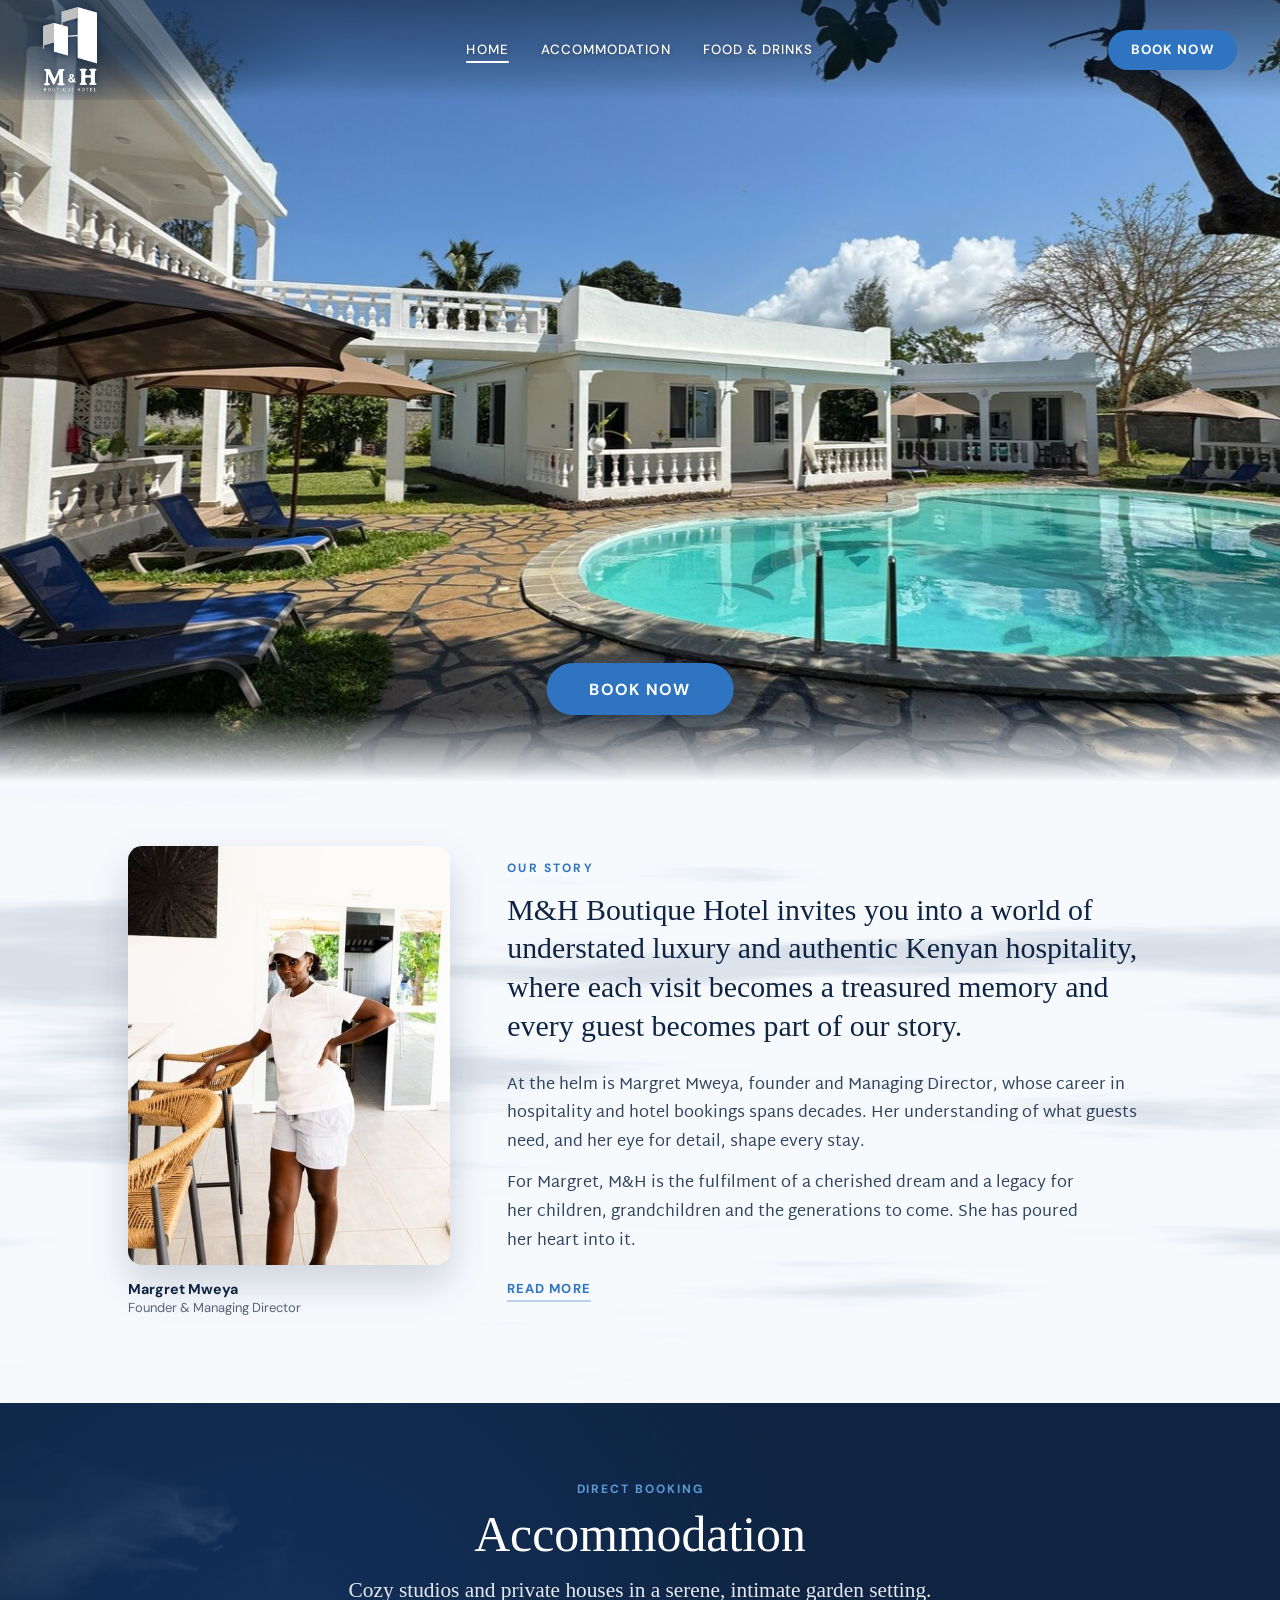
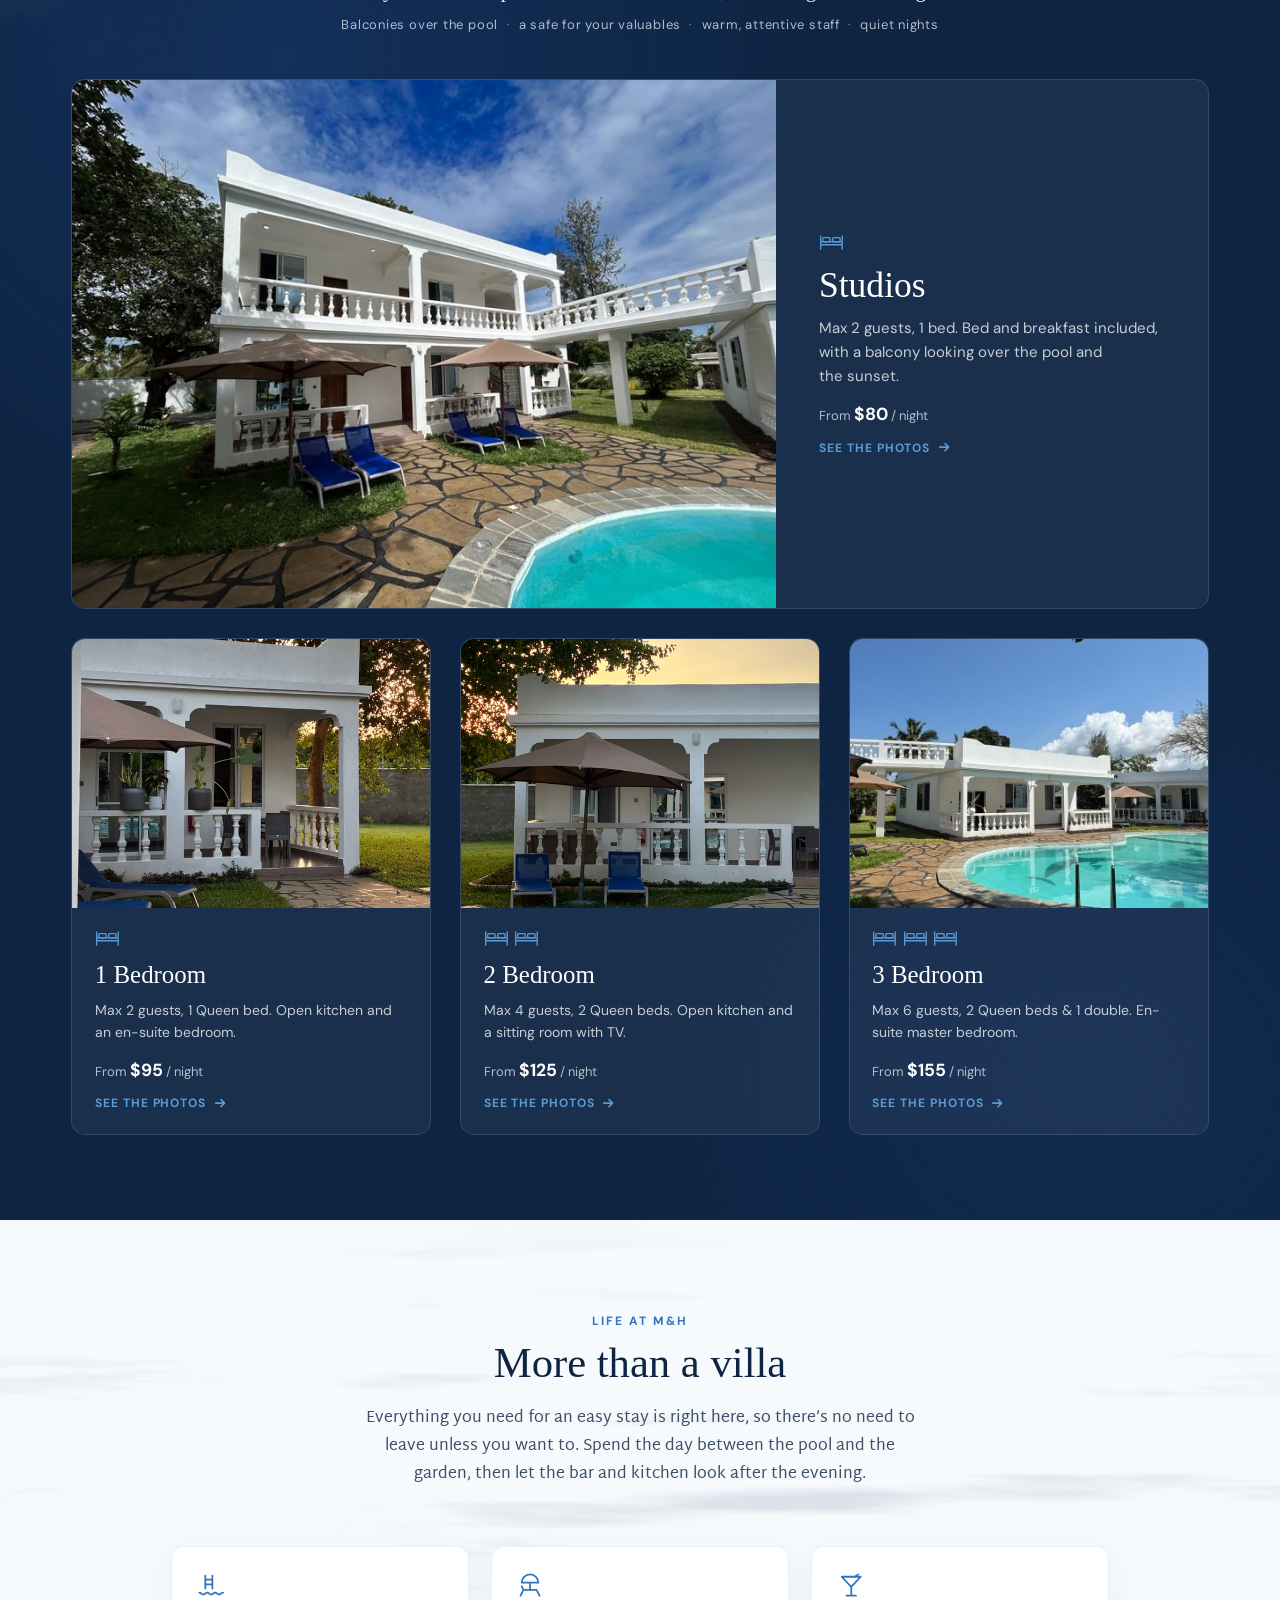
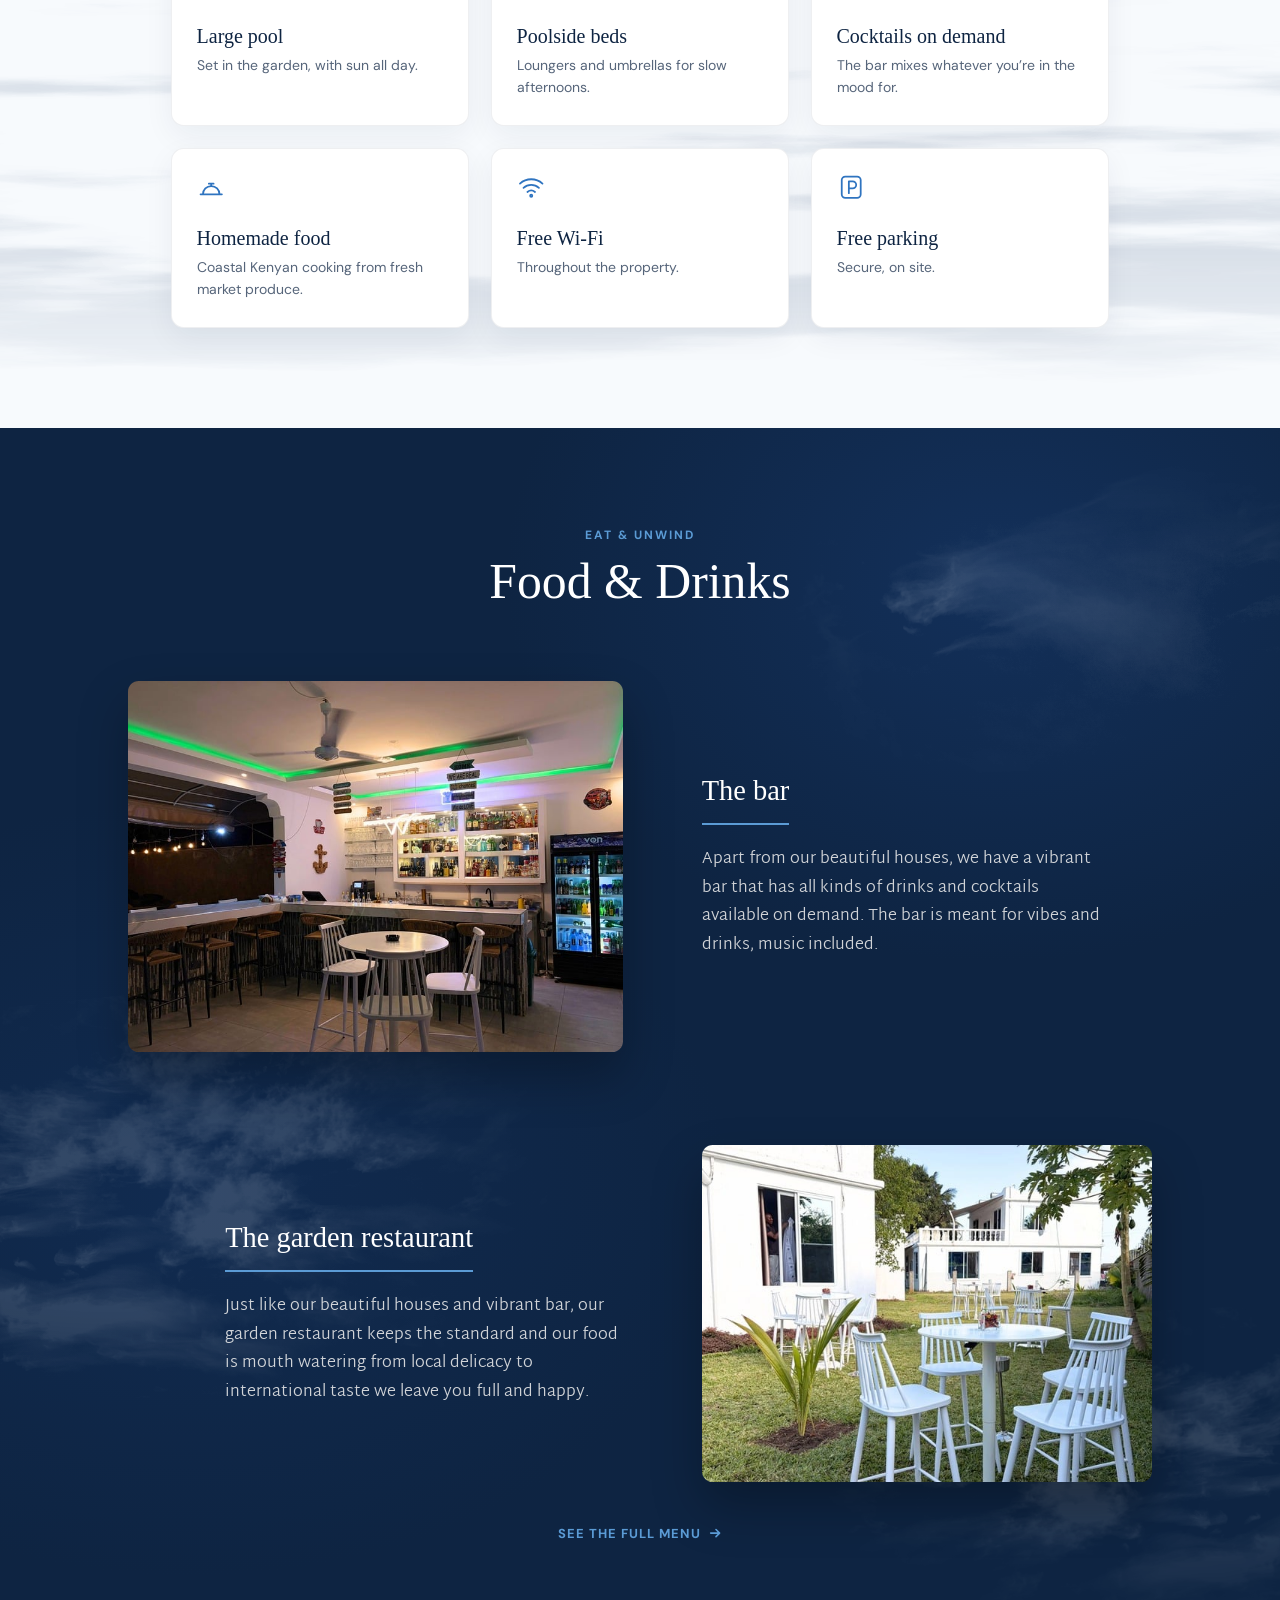
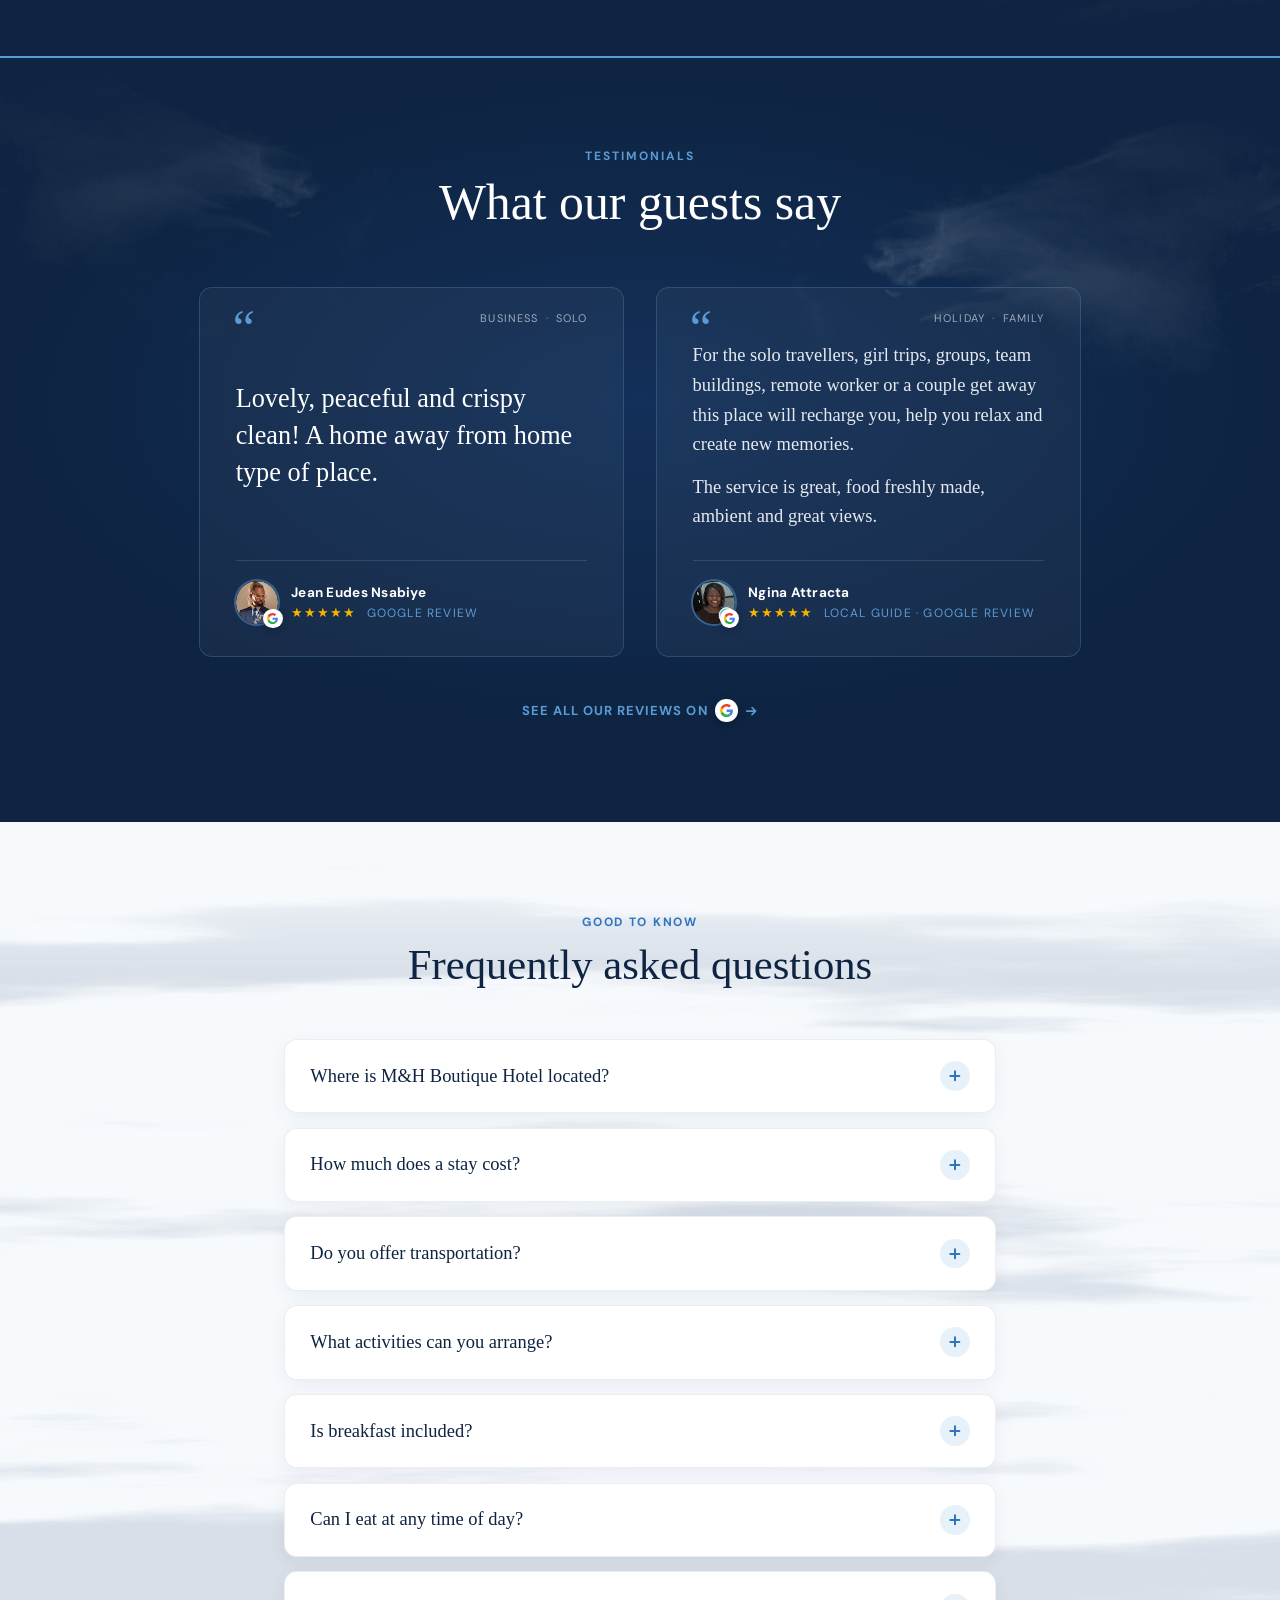
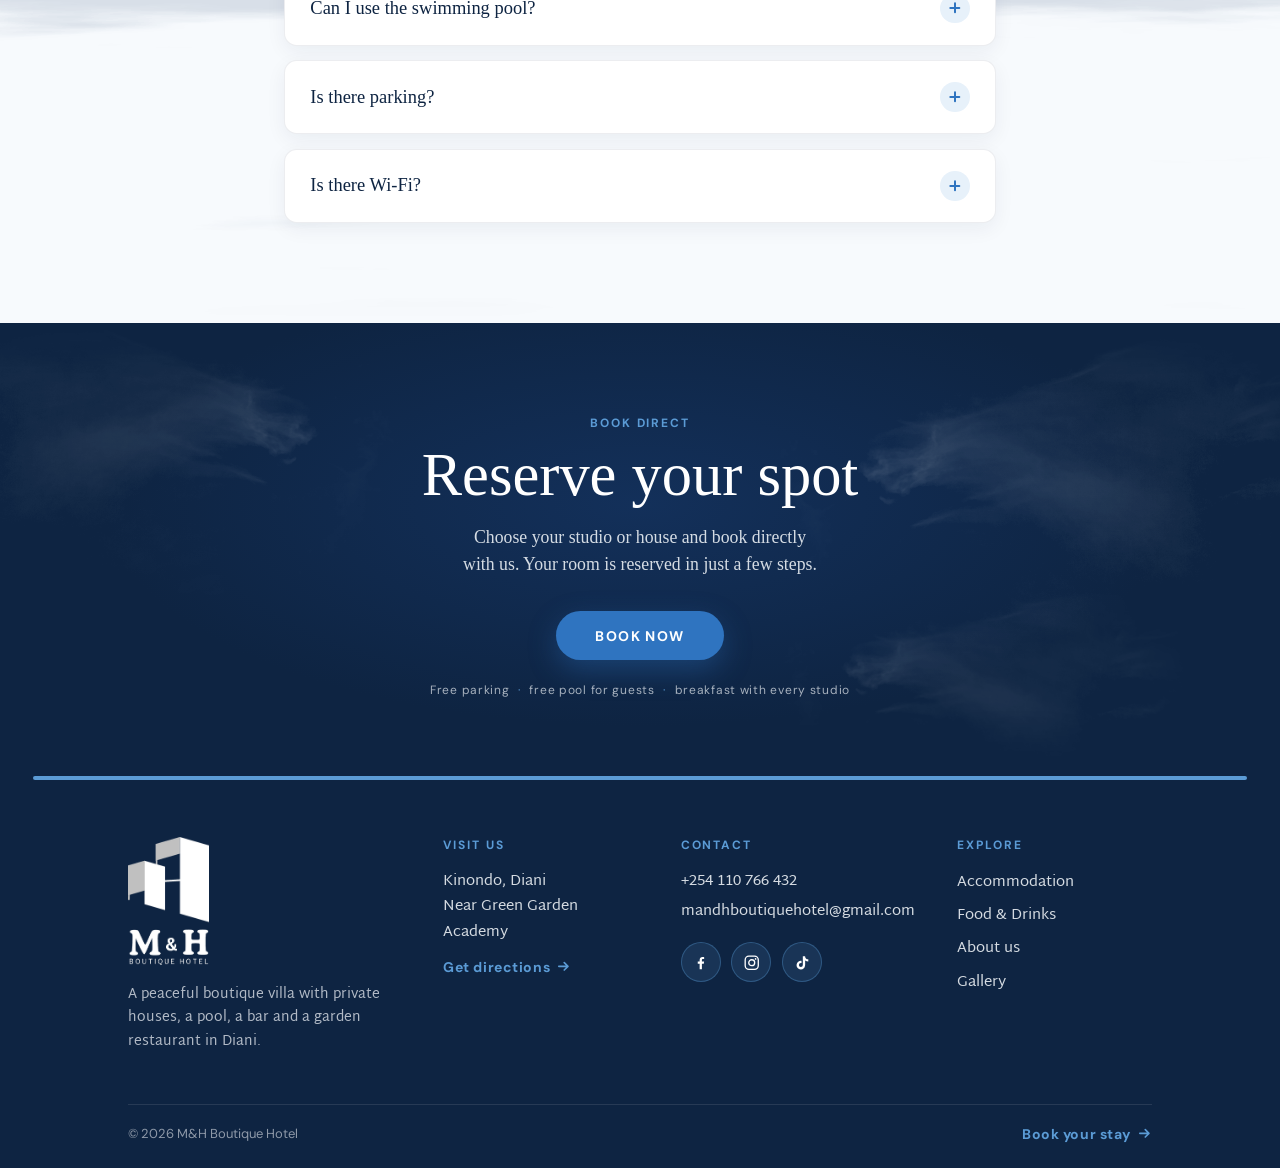
<file: index.html>
<!doctype html>
<html lang="en">
<head>
  <meta charset="utf-8">
  <meta name="viewport" content="width=device-width, initial-scale=1">
  <title>M&amp;H Boutique Hotel | Boutique Villa Stay in Diani, Kenya</title>
  <meta name="description" content="Quiet boutique hotel in Kinondo, just outside Diani Beach, Kenya. Studios from $80 with breakfast and 1–3 bedroom houses with kitchens, around a pool.">
  <!-- SEO -->
  <link rel="canonical" href="https://www.mandhboutiquehotel.com/">
  <meta property="og:type" content="website">
  <meta property="og:site_name" content="M&amp;H Boutique Hotel">
  <meta property="og:title" content="M&amp;H Boutique Hotel | Boutique Villa Stay in Diani, Kenya">
  <meta property="og:description" content="Quiet boutique hotel in Kinondo, just outside Diani Beach, Kenya. Studios from $80 with breakfast and 1–3 bedroom houses with kitchens, around a pool.">
  <meta property="og:url" content="https://www.mandhboutiquehotel.com/">
  <meta property="og:image" content="https://www.mandhboutiquehotel.com/assets/images/og/og-home.jpg">
  <meta property="og:image:width" content="1200">
  <meta property="og:image:height" content="630">
  <meta property="og:image:type" content="image/jpeg">
  <meta property="og:image:alt" content="The swimming pool and white villas of M&amp;H Boutique Hotel under a blue sky">
  <meta property="og:locale" content="en_KE">
  <meta name="twitter:card" content="summary_large_image">
  <meta name="twitter:image:alt" content="The swimming pool and white villas of M&amp;H Boutique Hotel under a blue sky">
  <script type="application/ld+json">
{
 "@context": "https://schema.org",
 "@type": "Hotel",
 "@id": "https://www.mandhboutiquehotel.com/#hotel",
 "name": "M&H Boutique Hotel",
 "url": "https://www.mandhboutiquehotel.com/",
 "description": "A quiet boutique hotel in Kinondo, just outside Diani Beach, Kenya, with studios and 1, 2 and 3 bedroom houses around a swimming pool, a bar and an all-day restaurant.",
 "logo": "https://www.mandhboutiquehotel.com/assets/images/logo-stack-navy.png",
 "image": [
  "https://www.mandhboutiquehotel.com/assets/images/hero.jpg"
 ],
 "telephone": "+254110766432",
 "email": "mandhboutiquehotel@gmail.com",
 "address": {
  "@type": "PostalAddress",
  "streetAddress": "Kinondo, near Green Garden Academy",
  "addressLocality": "Diani",
  "addressRegion": "Kwale County",
  "addressCountry": "KE"
 },
 "geo": {
  "@type": "GeoCoordinates",
  "latitude": -4.3723307,
  "longitude": 39.5253217
 },
 "hasMap": "https://www.google.com/maps/dir/?api=1&destination=-4.3723307,39.5253217",
 "founder": {
  "@type": "Person",
  "name": "Margret Mweya"
 },
 "priceRange": "$80–$155 per night",
 "currenciesAccepted": "USD, KES",
 "amenityFeature": [
  {
   "@type": "LocationFeatureSpecification",
   "name": "Outdoor swimming pool",
   "value": true
  },
  {
   "@type": "LocationFeatureSpecification",
   "name": "Free Wi-Fi",
   "value": true
  },
  {
   "@type": "LocationFeatureSpecification",
   "name": "Free parking",
   "value": true
  },
  {
   "@type": "LocationFeatureSpecification",
   "name": "Restaurant",
   "value": true
  },
  {
   "@type": "LocationFeatureSpecification",
   "name": "Bar",
   "value": true
  },
  {
   "@type": "LocationFeatureSpecification",
   "name": "Breakfast included with studios",
   "value": true
  },
  {
   "@type": "LocationFeatureSpecification",
   "name": "Kitchen in every house",
   "value": true
  },
  {
   "@type": "LocationFeatureSpecification",
   "name": "Transport on request",
   "value": true
  }
 ],
 "sameAs": [
  "https://www.instagram.com/mandh_boutique_hotel/",
  "https://www.tiktok.com/@mandhboutiquehotel",
  "https://www.facebook.com/profile.php?id=61596350830116"
 ]
}
</script>
  <script type="application/ld+json">
{
 "@context": "https://schema.org",
 "@type": "FAQPage",
 "mainEntity": [
  {
   "@type": "Question",
   "name": "Where is M&H Boutique Hotel located?",
   "acceptedAnswer": {
    "@type": "Answer",
    "text": "We are located in Diani, Kwale (Kinondo ward), Kenya, close to Green Garden Academy. It's a quiet, private spot just outside the lively village of Diani."
   }
  },
  {
   "@type": "Question",
   "name": "How much does a stay cost?",
   "acceptedAnswer": {
    "@type": "Answer",
    "text": "Our nightly rates start from $80 for a studio (bed & breakfast), $95 for a 1 bedroom house, $125 for a 2 bedroom house and $155 for a 3 bedroom house."
   }
  },
  {
   "@type": "Question",
   "name": "Do you offer transportation?",
   "acceptedAnswer": {
    "@type": "Answer",
    "text": "Yes. Any of our guests can request transportation, just let us know when you book or during your stay."
   }
  },
  {
   "@type": "Question",
   "name": "What activities can you arrange?",
   "acceptedAnswer": {
    "@type": "Answer",
    "text": "Our reception can book kite surfing, sailing, snorkelling and deep-sea fishing, golf (15 minutes away), safaris, and day trips to Wasini Island and Mombasa Old Town."
   }
  },
  {
   "@type": "Question",
   "name": "Is breakfast included?",
   "acceptedAnswer": {
    "@type": "Answer",
    "text": "Breakfast is included with our studios, since they are the only rooms in the villa without a kitchen. The 1, 2 and 3 bedroom houses each have their own kitchen."
   }
  },
  {
   "@type": "Question",
   "name": "Can I eat at any time of day?",
   "acceptedAnswer": {
    "@type": "Answer",
    "text": "Yes. Our kitchen is open all day for breakfast, lunch and dinner, and the bar serves drinks and cocktails on the terrace."
   }
  },
  {
   "@type": "Question",
   "name": "Can I use the swimming pool?",
   "acceptedAnswer": {
    "@type": "Answer",
    "text": "Yes. All our guests swim for free. Non-guests can swim for KSh 1,000, and anyone who spends KSh 5,000 at the bar gets to swim for free as well."
   }
  },
  {
   "@type": "Question",
   "name": "Is there parking?",
   "acceptedAnswer": {
    "@type": "Answer",
    "text": "Yes. Parking is free for all our guests."
   }
  },
  {
   "@type": "Question",
   "name": "Is there Wi-Fi?",
   "acceptedAnswer": {
    "@type": "Answer",
    "text": "Yes. Wi-Fi is free for all guests across the property."
   }
  }
 ]
}
</script>
  <!-- /SEO -->
  <link rel="icon" type="image/png" href="assets/images/logo.png">
  <link rel="preconnect" href="https://fonts.googleapis.com">
  <link rel="preconnect" href="https://fonts.gstatic.com" crossorigin>
  <link href="https://fonts.googleapis.com/css2?family=DM+Sans:wght@300;400;700&family=Martel+Sans:wght@200;300;400;600;700&family=Tinos:ital,wght@0,400;0,700;1,400&display=swap" rel="stylesheet">
  <link rel="stylesheet" href="css/style.css">
</head>
<body>
<header class="site-header overlay">
  <a class="brand" href="index.html" aria-label="M&amp;H Boutique Hotel, home">
    <img class="logo-light" src="assets/images/logo-stack.png" alt="" width="191" height="300">
    <img class="logo-dark" src="assets/images/logo-stack-navy.png" alt="" width="191" height="300">
  </a>
  <nav class="nav" id="site-nav" aria-label="Main">
    <a href="index.html" class="active" aria-current="page">Home</a>
    <a href="accommodation.html">Accommodation</a>
    <a href="food-drinks.html">Food &amp; Drinks</a>
    <a href="accommodation.html" class="nav-book">Book Now</a>
  </nav>
  <a href="accommodation.html" class="nav-cta">Book Now</a>
  <button class="nav-toggle" aria-label="Open menu" aria-controls="site-nav" aria-expanded="false"><span></span><span></span><span></span></button>
</header>
<main>

<section class="section hero" aria-label="Welcome">
  <div class="ph bg-photo" style="aspect-ratio:1440/768"><picture><source media="(max-width: 767px)" srcset="assets/images/hero-mobile-poster.webp" type="image/webp"><img src="assets/images/hero.jpg" alt="The pool and villas of M&amp;H Boutique Hotel" style="left:-1.53%;top:-24.09%;width:105.28%;height:148.05%" fetchpriority="high"></picture></div>
  <!-- Phones only: js/main.js attaches the sources, so desktop never downloads the video -->
  <video class="hero-video" muted loop playsinline preload="none" aria-hidden="true" data-av1="assets/video/hero-mobile-av1.mp4" data-mp4="assets/video/hero-mobile.mp4"></video>
  <h1 class="visually-hidden">M&amp;H Boutique Hotel, Diani</h1>
  <a class="abs center-x btn-cta" href="accommodation.html">Book Now</a>
</section>

<section class="section story" aria-labelledby="story-title">
  <div class="story-wrap">
    <figure class="story-photo">
      <img src="assets/images/margret-founder.jpg" alt="Margret Mweya, founder and Managing Director of M&amp;H Boutique Hotel" width="533" height="609">
      <figcaption><strong>Margret Mweya</strong>Founder &amp; Managing Director</figcaption>
    </figure>

    <div class="story-text">
      <h2 id="story-title">Our Story</h2>
      <p class="story-open">M&amp;H Boutique Hotel invites you into a world of understated luxury and authentic Kenyan
      hospitality, where each visit becomes a treasured memory and every guest becomes part of our story.</p>

      <p>At the helm is Margret Mweya, founder and Managing Director, whose career in hospitality and hotel
      bookings spans decades. Her understanding of what guests need, and her eye for detail, shape every stay.</p>
      <p>For Margret, M&amp;H is the fulfilment of a cherished dream and a legacy for her children, grandchildren
      and the generations to come. She has poured her heart&nbsp;into&nbsp;it.</p>
      <a class="story-link" href="about-us.html#story" aria-label="Read more of Margret’s story">Read more</a>

    </div>
  </div>
</section>

<section class="section sky-section acc" id="houses" aria-labelledby="acc-title">
  <div class="sky-layer" aria-hidden="true">
    <img class="cirrus cirrus--wisp" src="assets/images/cirrus-wisp.webp" alt="" loading="lazy">
    <img class="cirrus cirrus--streaks" src="assets/images/cirrus-streaks.webp" alt="" loading="lazy">
  </div>
  <div class="acc-wrap">
    <header class="acc-head">
      <p class="section-eyebrow">Direct booking</p>
      <h2 id="acc-title">Accommodation</h2>
      <p class="acc-lead">Cozy studios and private houses in a serene, intimate garden setting.</p>
      <p class="acc-perks">Balconies over the pool <span aria-hidden="true">·</span> a safe for your valuables <span aria-hidden="true">·</span> warm, attentive staff <span aria-hidden="true">·</span> quiet nights</p>
    </header>
    <div class="acc-grid">
    <a class="acc-card acc-card--wide" href="accommodation.html#studio-rooms" data-room-gallery="gallery-studios" aria-haspopup="dialog">
      <div class="acc-photo"><img src="assets/images/2985c23bfe01b9428196220fec3acae5.jpg" alt="Studio rooms at M&amp;H Boutique Hotel, beside the pool" style="object-position:40% 45%" loading="lazy"></div>
      <div class="acc-body">
        <div class="acc-beds"><svg viewBox="0 0 30 22" aria-hidden="true"><path d="M2 20V3M28 20V3M2 14h26M2 10.5h26"/><rect x="4.5" y="5.5" width="9" height="5" rx="1.2"/><rect x="16.5" y="5.5" width="9" height="5" rx="1.2"/></svg></div>
        <h3>Studios</h3>
        <p class="acc-info">Max 2 guests, 1 bed. Bed and breakfast included, with a balcony looking over the pool and the sunset.</p>
        <p class="acc-price">From <strong>$80</strong> / night</p>
        <span class="acc-more">See the photos <svg viewBox="0 0 16 16" aria-hidden="true"><path d="M3 8h10M9 4l4 4-4 4"/></svg></span>
      </div>
    </a>
    <a class="acc-card" href="accommodation.html#one-bedroom" data-room-gallery="gallery-one" aria-haspopup="dialog">
      <div class="acc-photo"><img src="assets/images/661b48ffe552a0b518bd520833e53206.jpg" alt="The one bedroom house" style="object-position:50% 55%" loading="lazy"></div>
      <div class="acc-body">
        <div class="acc-beds"><svg viewBox="0 0 30 22" aria-hidden="true"><path d="M2 20V3M28 20V3M2 14h26M2 10.5h26"/><rect x="4.5" y="5.5" width="9" height="5" rx="1.2"/><rect x="16.5" y="5.5" width="9" height="5" rx="1.2"/></svg></div>
        <h3>1 Bedroom</h3>
        <p class="acc-info">Max 2 guests, 1 Queen bed. Open kitchen and an en-suite bedroom.</p>
        <p class="acc-price">From <strong>$95</strong> / night</p>
        <span class="acc-more">See the photos <svg viewBox="0 0 16 16" aria-hidden="true"><path d="M3 8h10M9 4l4 4-4 4"/></svg></span>
      </div>
    </a>
    <a class="acc-card" href="accommodation.html#two-bedroom" data-room-gallery="gallery-two" aria-haspopup="dialog">
      <div class="acc-photo"><img src="assets/images/17254d02a615ac41cd992921decb5b8c.png" alt="The two bedroom house" style="object-position:50% 62%" loading="lazy"></div>
      <div class="acc-body">
        <div class="acc-beds"><svg viewBox="0 0 30 22" aria-hidden="true"><path d="M2 20V3M28 20V3M2 14h26M2 10.5h26"/><rect x="4.5" y="5.5" width="9" height="5" rx="1.2"/><rect x="16.5" y="5.5" width="9" height="5" rx="1.2"/></svg><svg viewBox="0 0 30 22" aria-hidden="true"><path d="M2 20V3M28 20V3M2 14h26M2 10.5h26"/><rect x="4.5" y="5.5" width="9" height="5" rx="1.2"/><rect x="16.5" y="5.5" width="9" height="5" rx="1.2"/></svg></div>
        <h3>2 Bedroom</h3>
        <p class="acc-info">Max 4 guests, 2 Queen beds. Open kitchen and a sitting room with TV.</p>
        <p class="acc-price">From <strong>$125</strong> / night</p>
        <span class="acc-more">See the photos <svg viewBox="0 0 16 16" aria-hidden="true"><path d="M3 8h10M9 4l4 4-4 4"/></svg></span>
      </div>
    </a>
    <a class="acc-card" href="accommodation.html#three-bedroom" data-room-gallery="gallery-three" aria-haspopup="dialog">
      <div class="acc-photo"><img src="assets/images/three-bedroom.jpg" alt="The three bedroom house" style="object-position:50% 50%" loading="lazy"></div>
      <div class="acc-body">
        <div class="acc-beds"><svg viewBox="0 0 30 22" aria-hidden="true"><path d="M2 20V3M28 20V3M2 14h26M2 10.5h26"/><rect x="4.5" y="5.5" width="9" height="5" rx="1.2"/><rect x="16.5" y="5.5" width="9" height="5" rx="1.2"/></svg><svg viewBox="0 0 30 22" aria-hidden="true"><path d="M2 20V3M28 20V3M2 14h26M2 10.5h26"/><rect x="4.5" y="5.5" width="9" height="5" rx="1.2"/><rect x="16.5" y="5.5" width="9" height="5" rx="1.2"/></svg><svg viewBox="0 0 30 22" aria-hidden="true"><path d="M2 20V3M28 20V3M2 14h26M2 10.5h26"/><rect x="4.5" y="5.5" width="9" height="5" rx="1.2"/><rect x="16.5" y="5.5" width="9" height="5" rx="1.2"/></svg></div>
        <h3>3 Bedroom</h3>
        <p class="acc-info">Max 6 guests, 2 Queen beds &amp; 1 double. En-suite master bedroom.</p>
        <p class="acc-price">From <strong>$155</strong> / night</p>
        <span class="acc-more">See the photos <svg viewBox="0 0 16 16" aria-hidden="true"><path d="M3 8h10M9 4l4 4-4 4"/></svg></span>
      </div>
    </a>
    </div>
  </div>
</section>

<section class="section amenities" aria-labelledby="amenities-title">
  <div class="amenities-wrap">
    <header class="amenities-head">
      <p class="section-eyebrow">Life at M&amp;H</p>
      <h2 id="amenities-title">More than a villa</h2>
      <p>Everything you need for an easy stay is right here, so there&rsquo;s no need to leave unless you want to.
      Spend the day between the pool and the garden, then let the bar and kitchen look after the evening.</p>
    </header>
    <ul class="amenities-grid">
      <li>
        <svg viewBox="0 0 24 24" aria-hidden="true"><path d="M7 3v11M13 3v11M7 6.5h6M7 10.5h6"/><path d="M2 17.5c1.7 0 1.7 1.5 3.3 1.5s1.7-1.5 3.4-1.5 1.6 1.5 3.3 1.5 1.7-1.5 3.3-1.5 1.7 1.5 3.4 1.5 1.6-1.5 3.3-1.5"/></svg>
        <h3>Large pool</h3>
        <p>Set in the garden, with sun all day.</p>
      </li>
      <li>
        <svg viewBox="0 0 24 24" aria-hidden="true"><path d="M4 9a7 7 0 0 1 14 0z"/><path d="M11 9v6"/><path d="M3 20l2.5-5h11L19 20M5.5 15 4 12"/></svg>
        <h3>Poolside beds</h3>
        <p>Loungers and umbrellas for slow afternoons.</p>
      </li>
      <li>
        <svg viewBox="0 0 24 24" aria-hidden="true"><path d="M4 4h16l-8 8.5z"/><path d="M12 12.5V20M8 20h8M15 4l3-2"/></svg>
        <h3>Cocktails on demand</h3>
        <p>The bar mixes whatever you&rsquo;re in the mood for.</p>
      </li>
      <li>
        <svg viewBox="0 0 24 24" aria-hidden="true"><path d="M3 18h18M5 18a7 7 0 0 1 14 0"/><path d="M12 11V9M10 9h4"/></svg>
        <h3>Homemade food</h3>
        <p>Coastal Kenyan cooking from fresh market produce.</p>
      </li>
      <li>
        <svg viewBox="0 0 24 24" aria-hidden="true"><path d="M2.5 9a14 14 0 0 1 19 0M5.5 12.5a9.5 9.5 0 0 1 13 0M8.8 16a5 5 0 0 1 6.4 0"/><circle cx="12" cy="19.2" r=".9"/></svg>
        <h3>Free Wi&#8209;Fi</h3>
        <p>Throughout the property.</p>
      </li>
      <li>
        <svg viewBox="0 0 24 24" aria-hidden="true"><rect x="4" y="3" width="16" height="18" rx="3"/><path d="M10 17V7h3.2a3 3 0 0 1 0 6H10"/></svg>
        <h3>Free parking</h3>
        <p>Secure, on site.</p>
      </li>
    </ul>
  </div>
</section>

<section class="section sky-section barfood" id="food-drinks" aria-labelledby="barfood-title">
  <div class="sky-layer" aria-hidden="true">
    <img class="cirrus cirrus--wisp" src="assets/images/cirrus-wisp.webp" alt="" loading="lazy">
    <img class="cirrus cirrus--streaks" src="assets/images/cirrus-streaks.webp" alt="" loading="lazy">
    <img class="cirrus cirrus--streaks cirrus--x1" src="assets/images/cirrus-streaks.webp" alt="" loading="lazy">
  </div>
  <div class="barfood-wrap">
    <header class="barfood-head">
      <p class="section-eyebrow">Eat &amp; unwind</p>
      <h2 id="barfood-title">Food &amp; Drinks</h2>
    </header>
    <div class="bf-row">
      <div class="bf-photo"><img src="assets/images/50f26ce018e3734990c094f4a183dbc6.jpg" alt="The hotel bar" loading="lazy"></div>
      <div class="bf-text">
        <h3>The bar</h3>
        <p>Apart from our beautiful houses, we have a vibrant bar that has all kinds of drinks and cocktails available on demand. The bar is meant for vibes and drinks, music included.</p>
      </div>
    </div>
    <div class="bf-row bf-row--flip">
      <div class="bf-photo"><img src="assets/images/53abb70d645137b1c379ad800f0c5541.jpg" alt="The garden restaurant" style="object-position:50% 40%" loading="lazy"></div>
      <div class="bf-text">
        <h3>The garden restaurant</h3>
        <p>Just like our beautiful houses and vibrant bar, our garden restaurant keeps the standard and our food is mouth watering from local delicacy to international taste we leave you full and happy.</p>
      </div>
    </div>
    <a class="read-more" href="food-drinks.html#menu">See the full menu <svg viewBox="0 0 16 16" aria-hidden="true"><path d="M3 8h10M9 4l4 4-4 4"/></svg></a>
  </div>
</section>

<section class="section sky-section guests" aria-labelledby="guests-title">
  <div class="sky-layer" aria-hidden="true">
    <img class="cirrus cirrus--wisp" src="assets/images/cirrus-wisp.webp" alt="" loading="lazy">
    <img class="cirrus cirrus--streaks" src="assets/images/cirrus-streaks.webp" alt="" loading="lazy">
    <img class="cirrus cirrus--wisp cirrus--x1" src="assets/images/cirrus-wisp.webp" alt="" loading="lazy">
    <img class="cirrus cirrus--streaks cirrus--x2" src="assets/images/cirrus-streaks.webp" alt="" loading="lazy">
  </div>
  <!-- Google "G", drawn once and reused below -->
  <svg width="0" height="0" style="position:absolute" aria-hidden="true"><symbol id="g-logo" viewBox="0 0 48 48"><path fill="#EA4335" d="M24 9.5c3.54 0 6.71 1.22 9.21 3.6l6.85-6.85C35.9 2.38 30.47 0 24 0 14.62 0 6.51 5.38 2.56 13.22l7.98 6.19C12.43 13.72 17.74 9.5 24 9.5z"/><path fill="#4285F4" d="M46.98 24.55c0-1.57-.15-3.09-.38-4.55H24v9.02h12.94c-.58 2.96-2.26 5.48-4.78 7.18l7.73 6c4.51-4.18 7.09-10.36 7.09-17.65z"/><path fill="#FBBC05" d="M10.53 28.59c-.48-1.45-.76-2.99-.76-4.59s.27-3.14.76-4.59l-7.98-6.19C.92 16.46 0 20.12 0 24c0 3.88.92 7.54 2.56 10.78l7.97-6.19z"/><path fill="#34A853" d="M24 48c6.48 0 11.93-2.13 15.89-5.81l-7.73-6c-2.15 1.45-4.92 2.3-8.16 2.3-6.26 0-11.57-4.22-13.47-9.91l-7.98 6.19C6.51 42.62 14.62 48 24 48z"/></symbol></svg>
  <div class="guests-wrap">
  <header class="guests-head">
    <p class="section-eyebrow">Testimonials</p>
    <h2 id="guests-title">What our guests say</h2>
  </header>
  <div class="quote-cards">
      <figure class="quote-card quote-card--short">
        <p class="trip-tags">Business <span aria-hidden="true">·</span> Solo</p>
        <blockquote>Lovely, peaceful and crispy clean! A home away from home type of place.</blockquote>
        <figcaption class="reviewer">
          <span class="avatar"><img src="assets/images/Jean.png" alt="" width="48" height="48" loading="lazy"><span class="g-chip g-chip--badge"><svg class="g-logo" viewBox="0 0 48 48" aria-hidden="true"><use href="#g-logo"/></svg></span></span>
          <span><span class="who">Jean Eudes Nsabiye</span><span class="from"><span class="stars" role="img" aria-label="Rated 5 out of 5">★★★★★</span> Google review</span></span>
        </figcaption>
      </figure>
      <figure class="quote-card">
        <p class="trip-tags">Holiday <span aria-hidden="true">·</span> Family</p>
        <blockquote>
          <p>For the solo travellers, girl trips, groups, team buildings, remote worker or a couple get away this place will recharge you, help you relax and create new memories.</p>
          <p>The service is great, food freshly made, ambient and great views.</p>
        </blockquote>
        <figcaption class="reviewer">
          <span class="avatar"><img src="assets/images/ngina.png" alt="" width="48" height="48" loading="lazy"><span class="g-chip g-chip--badge"><svg class="g-logo" viewBox="0 0 48 48" aria-hidden="true"><use href="#g-logo"/></svg></span></span>
          <span><span class="who">Ngina Attracta</span><span class="from"><span class="stars" role="img" aria-label="Rated 5 out of 5">★★★★★</span> Local Guide <span aria-hidden="true">·</span> Google review</span></span>
        </figcaption>
      </figure>
  </div>
  <a class="read-more" href="https://share.google/hauwKACoPQos9Qvp8" target="_blank" rel="noopener" aria-label="See all our reviews on Google">See all our reviews on <span class="g-chip"><svg class="g-logo" viewBox="0 0 48 48" aria-hidden="true"><use href="#g-logo"/></svg></span> <svg viewBox="0 0 16 16" aria-hidden="true"><path d="M3 8h10M9 4l4 4-4 4"/></svg></a>
  </div>
</section>

<section class="section faq" id="faq" aria-labelledby="faq-title">
  <div class="faq-wrap">
    <header class="faq-head">
      <p class="faq-eyebrow">Good to know</p>
      <h2 id="faq-title">Frequently asked questions</h2>
    </header>
    <div class="faq-list">
      <div class="faq-item">
        <h3><button class="faq-q" type="button" aria-expanded="false" aria-controls="faq-a1" id="faq-q1">Where is M&amp;H Boutique Hotel located?<span class="faq-icon" aria-hidden="true"></span></button></h3>
        <div class="faq-a" id="faq-a1" role="region" aria-labelledby="faq-q1">
          <div class="faq-a-inner">
            <p>We are located in Diani, Kwale (Kinondo ward), Kenya, close to Green Garden Academy. It's a quiet, private spot just outside the lively village of Diani.</p>
            <a class="faq-link" href="https://www.google.com/maps/dir/?api=1&amp;destination=-4.3723307,39.5253217" target="_blank" rel="noopener">Get directions <svg viewBox="0 0 16 16" aria-hidden="true"><path d="M3 8h10M9 4l4 4-4 4"/></svg></a>
          </div>
        </div>
      </div>
      <div class="faq-item">
        <h3><button class="faq-q" type="button" aria-expanded="false" aria-controls="faq-a2" id="faq-q2">How much does a stay cost?<span class="faq-icon" aria-hidden="true"></span></button></h3>
        <div class="faq-a" id="faq-a2" role="region" aria-labelledby="faq-q2">
          <div class="faq-a-inner">
            <p>Our nightly rates start from:</p>
            <ul class="faq-prices">
              <li><span>Studio (bed &amp; breakfast)</span><strong>$80</strong></li>
              <li><span>1 Bedroom house</span><strong>$95</strong></li>
              <li><span>2 Bedroom house</span><strong>$125</strong></li>
              <li><span>3 Bedroom house</span><strong>$155</strong></li>
            </ul>
            <a class="faq-link" href="accommodation.html">See the rooms <svg viewBox="0 0 16 16" aria-hidden="true"><path d="M3 8h10M9 4l4 4-4 4"/></svg></a>
          </div>
        </div>
      </div>
      <div class="faq-item">
        <h3><button class="faq-q" type="button" aria-expanded="false" aria-controls="faq-a3" id="faq-q3">Do you offer transportation?<span class="faq-icon" aria-hidden="true"></span></button></h3>
        <div class="faq-a" id="faq-a3" role="region" aria-labelledby="faq-q3">
          <div class="faq-a-inner">
            <p>Yes. Any of our guests can request transportation, just let us know when you book or during your stay.</p>
          </div>
        </div>
      </div>
      <div class="faq-item">
        <h3><button class="faq-q" type="button" aria-expanded="false" aria-controls="faq-a-acts" id="faq-q-acts">What activities can you arrange?<span class="faq-icon" aria-hidden="true"></span></button></h3>
        <div class="faq-a" id="faq-a-acts" role="region" aria-labelledby="faq-q-acts">
          <div class="faq-a-inner">
            <p>Our reception can book all of these for you. Just ask when you arrive.</p>
            <ul class="faq-acts">
              <li><span>On the water</span>Kite surfing, sailing, snorkelling, deep-sea fishing</li>
              <li><span>On land</span>Golf (15 minutes away), safaris</li>
              <li><span>Day trips</span>Wasini Island, Mombasa Old Town</li>
            </ul>
          </div>
        </div>
      </div>
      <div class="faq-item">
        <h3><button class="faq-q" type="button" aria-expanded="false" aria-controls="faq-a4" id="faq-q4">Is breakfast included?<span class="faq-icon" aria-hidden="true"></span></button></h3>
        <div class="faq-a" id="faq-a4" role="region" aria-labelledby="faq-q4">
          <div class="faq-a-inner">
            <p>Breakfast is included with our studios, since they are the only rooms in the villa without a kitchen. The 1, 2 and 3 bedroom houses each have their own kitchen.</p>
          </div>
        </div>
      </div>
      <div class="faq-item">
        <h3><button class="faq-q" type="button" aria-expanded="false" aria-controls="faq-a-dine" id="faq-q-dine">Can I eat at any time of day?<span class="faq-icon" aria-hidden="true"></span></button></h3>
        <div class="faq-a" id="faq-a-dine" role="region" aria-labelledby="faq-q-dine">
          <div class="faq-a-inner">
            <p>Yes. Our kitchen is open all day for breakfast, lunch and dinner, and the bar serves drinks and cocktails on the terrace.</p>
            <a class="faq-link" href="food-drinks.html#menu">See the full menu <svg viewBox="0 0 16 16" aria-hidden="true"><path d="M3 8h10M9 4l4 4-4 4"/></svg></a>
          </div>
        </div>
      </div>
      <div class="faq-item">
        <h3><button class="faq-q" type="button" aria-expanded="false" aria-controls="faq-a5" id="faq-q5">Can I use the swimming pool?<span class="faq-icon" aria-hidden="true"></span></button></h3>
        <div class="faq-a" id="faq-a5" role="region" aria-labelledby="faq-q5">
          <div class="faq-a-inner">
            <p>Yes. All our guests swim for free. Non-guests can swim for KSh 1,000, and anyone who spends KSh 5,000 at the bar gets to swim for free as well.</p>
          </div>
        </div>
      </div>
      <div class="faq-item">
        <h3><button class="faq-q" type="button" aria-expanded="false" aria-controls="faq-a6" id="faq-q6">Is there parking?<span class="faq-icon" aria-hidden="true"></span></button></h3>
        <div class="faq-a" id="faq-a6" role="region" aria-labelledby="faq-q6">
          <div class="faq-a-inner">
            <p>Yes. Parking is free for all our guests.</p>
          </div>
        </div>
      </div>
      <div class="faq-item">
        <h3><button class="faq-q" type="button" aria-expanded="false" aria-controls="faq-a-wifi" id="faq-q-wifi">Is there Wi-Fi?<span class="faq-icon" aria-hidden="true"></span></button></h3>
        <div class="faq-a" id="faq-a-wifi" role="region" aria-labelledby="faq-q-wifi">
          <div class="faq-a-inner">
            <p>Yes. Wi-Fi is free for all guests across the property.</p>
          </div>
        </div>
      </div>
    </div>
  </div>
</section>
</main>
<footer class="site-footer">
  <section class="footer-cta sky-section" id="reserve" aria-labelledby="reserve-title">
    <div class="sky-layer" aria-hidden="true">
      <img class="cirrus cirrus--wisp" src="assets/images/cirrus-wisp.webp" alt="" loading="lazy">
      <img class="cirrus cirrus--streaks" src="assets/images/cirrus-streaks.webp" alt="" loading="lazy">
      <!-- denser sky here than in the sections above: the clouds thicken down the page -->
      <img class="cirrus cirrus--wisp cirrus--x1" src="assets/images/cirrus-wisp.webp" alt="" loading="lazy">
      <img class="cirrus cirrus--streaks cirrus--x2" src="assets/images/cirrus-streaks.webp" alt="" loading="lazy">
      <img class="cirrus cirrus--streaks cirrus--x3" src="assets/images/cirrus-streaks.webp" alt="" loading="lazy">
      <img class="cirrus cirrus--wisp cirrus--x4" src="assets/images/cirrus-wisp.webp" alt="" loading="lazy">
    </div>
    <div class="footer-cta-inner">
      <p class="footer-cta-eyebrow">Book direct</p>
      <h2 id="reserve-title">Reserve your spot</h2>
      <p class="footer-cta-lead">Choose your studio or house and book directly with us. Your room is reserved in just a few steps.</p>
      <a class="footer-cta-btn" href="accommodation.html">Book now</a>
      <p class="footer-cta-perks">Free parking <span aria-hidden="true">·</span> free pool for guests <span aria-hidden="true">·</span> breakfast with every studio</p>
    </div>
  </section>
  <div class="footer-rule"></div>
  <div class="footer-main">
    <div class="footer-brand">
      <a href="index.html" aria-label="M&amp;H Boutique Hotel, home"><img src="assets/images/logo-stack.png" alt="M&amp;H Boutique Hotel" width="191" height="300" loading="lazy"></a>
      <p>A peaceful boutique villa with private houses, a pool, a bar and a garden restaurant in Diani.</p>
    </div>
    <div class="footer-col">
      <h4>Visit us</h4>
      <p>Kinondo, Diani<br>Near Green Garden Academy</p>
      <a class="footer-arrow" href="https://www.google.com/maps/dir/?api=1&amp;destination=-4.3723307,39.5253217" target="_blank" rel="noopener">Get directions <svg viewBox="0 0 16 16" aria-hidden="true"><path d="M3 8h10M9 4l4 4-4 4"/></svg></a>
    </div>
    <div class="footer-col">
      <h4>Contact</h4>
      <a class="footer-contact" href="tel:+254110766432">+254 110 766 432</a>
      <a class="footer-contact" href="mailto:mandhboutiquehotel@gmail.com">mandhboutiquehotel@gmail.com</a>
      <div class="footer-social">
        <a href="https://www.facebook.com/profile.php?id=61596350830116" target="_blank" rel="noopener" aria-label="M&amp;H Boutique Hotel on Facebook"><svg viewBox="0 0 24 24" aria-hidden="true"><path fill="currentColor" d="M13.6 21v-7.6h2.6l.4-3h-3V8.5c0-.9.3-1.5 1.5-1.5h1.6V4.3c-.3 0-1.2-.1-2.3-.1-2.3 0-3.9 1.4-3.9 4v2.2H7.9v3h2.6V21h3.1z"/></svg></a>
        <a href="https://www.instagram.com/mandh_boutique_hotel/" target="_blank" rel="noopener" aria-label="M&amp;H Boutique Hotel on Instagram"><svg viewBox="0 0 24 24" aria-hidden="true"><rect x="3" y="3" width="18" height="18" rx="5.2" fill="none" stroke="currentColor" stroke-width="1.8"/><circle cx="12" cy="12" r="4.1" fill="none" stroke="currentColor" stroke-width="1.8"/><circle cx="17.3" cy="6.7" r="1.15" fill="currentColor"/></svg></a>
        <a href="https://www.tiktok.com/@mandhboutiquehotel" target="_blank" rel="noopener" aria-label="M&amp;H Boutique Hotel on TikTok"><svg viewBox="0 0 24 24" aria-hidden="true"><path fill="currentColor" d="M16.6 3h-3.1v12.2a2.7 2.7 0 1 1-2.7-2.7c.3 0 .6 0 .9.1V9.4a5.9 5.9 0 1 0 5 5.8V9a7.4 7.4 0 0 0 4.3 1.4V7.3A4.4 4.4 0 0 1 16.6 3z"/></svg></a>
      </div>
    </div>
    <nav class="footer-col" aria-label="Footer">
      <h4>Explore</h4>
      <ul class="footer-nav">
        <li><a href="accommodation.html">Accommodation</a></li>
        <li><a href="food-drinks.html">Food &amp; Drinks</a></li>
        <li><a href="about-us.html">About us</a></li>
        <li><a href="gallery.html">Gallery</a></li>
      </ul>
    </nav>
  </div>
  <div class="footer-bottom">
    <p>&copy; <span class="footer-year">2026</span> M&amp;H Boutique Hotel</p>
    <a class="footer-arrow" href="accommodation.html">Book your stay <svg viewBox="0 0 16 16" aria-hidden="true"><path d="M3 8h10M9 4l4 4-4 4"/></svg></a>
  </div>
</footer>
<dialog class="room-gallery" id="gallery-studios" aria-labelledby="gallery-studios-title">
  <div class="rg-panel">
    <header class="rg-head">
      <div>
        <p class="rg-eyebrow">Take a look inside</p>
        <h2 id="gallery-studios-title">Studios</h2>
      </div>
      <button class="rg-close" type="button" aria-label="Close photos"><svg viewBox="0 0 24 24" aria-hidden="true"><path d="M6 6l12 12M18 6L6 18"/></svg></button>
    </header>
    <div class="rg-stage" aria-roledescription="carousel" aria-label="Studios photos">
      <div class="rg-track">
        <figure class="rg-slide"><img src="assets/images/2985c23bfe01b9428196220fec3acae5.jpg" loading="lazy" decoding="async" alt="The studios, upstairs and downstairs, beside the pool"><figcaption>The studios, upstairs and downstairs, beside the pool</figcaption></figure>
        <figure class="rg-slide"><img src="assets/images/d95a255e7ba1570403da1e9bc095d028.jpg" loading="lazy" decoding="async" alt="A fresh, comfortable bed in every studio"><figcaption>A fresh, comfortable bed in every studio</figcaption></figure>
        <figure class="rg-slide"><img src="assets/images/4914f67b0f633942733f4e4cc954b13a.jpg" loading="lazy" decoding="async" alt="Flatscreen TV and a door opening out to the pool"><figcaption>Flatscreen TV and a door opening out to the pool</figcaption></figure>
        <figure class="rg-slide"><img src="assets/images/1fd4ef676f9e98caedd9ea0f3e3eeedc.jpg" loading="lazy" decoding="async" alt="Your own sitting area by the balcony"><figcaption>Your own sitting area by the balcony</figcaption></figure>
        <figure class="rg-slide"><img src="assets/images/c89a6e5c2a1f845dcf492004df71847a.jpg" loading="lazy" decoding="async" alt="A modern en-suite shower room"><figcaption>A modern en-suite shower room</figcaption></figure>
        <figure class="rg-slide"><img src="assets/images/18f6525e96999387614866199952e11b.jpg" loading="lazy" decoding="async" alt="The view over the garden and pool"><figcaption>The view over the garden and pool</figcaption></figure>
      </div>
      <button class="rg-nav rg-prev" type="button" aria-label="Previous photo"><svg viewBox="0 0 24 24" aria-hidden="true"><path d="M15 5l-7 7 7 7"/></svg></button>
      <button class="rg-nav rg-next" type="button" aria-label="Next photo"><svg viewBox="0 0 24 24" aria-hidden="true"><path d="M9 5l7 7-7 7"/></svg></button>
      <p class="rg-count" aria-live="polite"><span class="rg-now">1</span> / 6</p>
    </div>
    <div class="rg-thumbs">
        <button class="rg-thumb" type="button" aria-label="Photo 1: The studios, upstairs and downstairs, beside the pool"><img src="assets/images/2985c23bfe01b9428196220fec3acae5.jpg" loading="lazy" decoding="async" alt=""></button>
        <button class="rg-thumb" type="button" aria-label="Photo 2: A fresh, comfortable bed in every studio"><img src="assets/images/d95a255e7ba1570403da1e9bc095d028.jpg" loading="lazy" decoding="async" alt=""></button>
        <button class="rg-thumb" type="button" aria-label="Photo 3: Flatscreen TV and a door opening out to the pool"><img src="assets/images/4914f67b0f633942733f4e4cc954b13a.jpg" loading="lazy" decoding="async" alt=""></button>
        <button class="rg-thumb" type="button" aria-label="Photo 4: Your own sitting area by the balcony"><img src="assets/images/1fd4ef676f9e98caedd9ea0f3e3eeedc.jpg" loading="lazy" decoding="async" alt=""></button>
        <button class="rg-thumb" type="button" aria-label="Photo 5: A modern en-suite shower room"><img src="assets/images/c89a6e5c2a1f845dcf492004df71847a.jpg" loading="lazy" decoding="async" alt=""></button>
        <button class="rg-thumb" type="button" aria-label="Photo 6: The view over the garden and pool"><img src="assets/images/18f6525e96999387614866199952e11b.jpg" loading="lazy" decoding="async" alt=""></button>
    </div>
    <div class="rg-about">
      <p class="rg-facts">Max 2 guests <span aria-hidden="true">·</span> 1 bed <span aria-hidden="true">·</span> Bed &amp; breakfast</p>
      <p class="rg-desc">Our studios come with bed and breakfast. Each one has a flatscreen TV with a Netflix account for entertainment, a mini fridge, a hot water kettle for your morning coffee or tea, and a safe for your valuables. The balcony has a beautiful view of the pool and the sunset.</p>
      <ul class="rg-amenities">
          <li>Breakfast included</li>
          <li>Netflix TV</li>
          <li>Mini fridge</li>
          <li>Kettle</li>
          <li>In-room safe</li>
          <li>Pool &amp; sunset balcony</li>
      </ul>
    </div>
    <div class="rg-book">
      <p class="rg-price">From <strong>$80</strong> / night</p>
      <a class="rg-cta" href="accommodation.html?room=studio">Book now</a>
    </div>
  </div>
</dialog>
<dialog class="room-gallery" id="gallery-one" aria-labelledby="gallery-one-title">
  <div class="rg-panel">
    <header class="rg-head">
      <div>
        <p class="rg-eyebrow">Take a look inside</p>
        <h2 id="gallery-one-title">1 Bedroom house</h2>
      </div>
      <button class="rg-close" type="button" aria-label="Close photos"><svg viewBox="0 0 24 24" aria-hidden="true"><path d="M6 6l12 12M18 6L6 18"/></svg></button>
    </header>
    <div class="rg-stage" aria-roledescription="carousel" aria-label="1 Bedroom house photos">
      <div class="rg-track">
        <figure class="rg-slide"><img src="assets/images/661b48ffe552a0b518bd520833e53206.jpg" loading="lazy" decoding="async" alt="Your private one bedroom house in the garden"><figcaption>Your private one bedroom house in the garden</figcaption></figure>
        <figure class="rg-slide"><img src="assets/images/e9b8dd192b5c07cb3d9728876b14229d.jpg" loading="lazy" decoding="async" alt="A bright sitting room with Netflix TV"><figcaption>A bright sitting room with Netflix TV</figcaption></figure>
        <figure class="rg-slide"><img src="assets/images/65901cfc02d4f8b853c3056ecbad6d83.jpg" loading="lazy" decoding="async" alt="An open kitchen for guests who like to cook"><figcaption>An open kitchen for guests who like to cook</figcaption></figure>
        <figure class="rg-slide"><img src="assets/images/c8a9076d49ba08f1c31ef9dd6fbae5e1.jpg" loading="lazy" decoding="async" alt="The Queen bedroom"><figcaption>The Queen bedroom</figcaption></figure>
        <figure class="rg-slide"><img src="assets/images/56b1b434136370287b8585448ab6c5bc.jpg" loading="lazy" decoding="async" alt="The en-suite shower room"><figcaption>The en-suite shower room</figcaption></figure>
        <figure class="rg-slide"><img src="assets/images/41067cb14434179882c65c8aa7aa1dc5.jpg" loading="lazy" decoding="async" alt="The veranda, a few steps from the pool"><figcaption>The veranda, a few steps from the pool</figcaption></figure>
      </div>
      <button class="rg-nav rg-prev" type="button" aria-label="Previous photo"><svg viewBox="0 0 24 24" aria-hidden="true"><path d="M15 5l-7 7 7 7"/></svg></button>
      <button class="rg-nav rg-next" type="button" aria-label="Next photo"><svg viewBox="0 0 24 24" aria-hidden="true"><path d="M9 5l7 7-7 7"/></svg></button>
      <p class="rg-count" aria-live="polite"><span class="rg-now">1</span> / 6</p>
    </div>
    <div class="rg-thumbs">
        <button class="rg-thumb" type="button" aria-label="Photo 1: Your private one bedroom house in the garden"><img src="assets/images/661b48ffe552a0b518bd520833e53206.jpg" loading="lazy" decoding="async" alt=""></button>
        <button class="rg-thumb" type="button" aria-label="Photo 2: A bright sitting room with Netflix TV"><img src="assets/images/e9b8dd192b5c07cb3d9728876b14229d.jpg" loading="lazy" decoding="async" alt=""></button>
        <button class="rg-thumb" type="button" aria-label="Photo 3: An open kitchen for guests who like to cook"><img src="assets/images/65901cfc02d4f8b853c3056ecbad6d83.jpg" loading="lazy" decoding="async" alt=""></button>
        <button class="rg-thumb" type="button" aria-label="Photo 4: The Queen bedroom"><img src="assets/images/c8a9076d49ba08f1c31ef9dd6fbae5e1.jpg" loading="lazy" decoding="async" alt=""></button>
        <button class="rg-thumb" type="button" aria-label="Photo 5: The en-suite shower room"><img src="assets/images/56b1b434136370287b8585448ab6c5bc.jpg" loading="lazy" decoding="async" alt=""></button>
        <button class="rg-thumb" type="button" aria-label="Photo 6: The veranda, a few steps from the pool"><img src="assets/images/41067cb14434179882c65c8aa7aa1dc5.jpg" loading="lazy" decoding="async" alt=""></button>
    </div>
    <div class="rg-about">
      <p class="rg-facts">Max 2 guests <span aria-hidden="true">·</span> 1 Queen bed <span aria-hidden="true">·</span> En-suite bedroom</p>
      <p class="rg-desc">Our one bedroom house has an open kitchen with a fridge, microwave and toaster for guests who prefer to cook for themselves. The sitting room has a TV with Netflix for entertainment, the bedroom is en suite, and the balcony overlooks the swimming pool.</p>
      <ul class="rg-amenities">
          <li>Open kitchen</li>
          <li>Fridge, microwave &amp; toaster</li>
          <li>Netflix TV</li>
          <li>En-suite bedroom</li>
          <li>Pool-view balcony</li>
      </ul>
    </div>
    <div class="rg-book">
      <p class="rg-price">From <strong>$95</strong> / night</p>
      <a class="rg-cta" href="accommodation.html?room=one">Book now</a>
    </div>
  </div>
</dialog>
<dialog class="room-gallery" id="gallery-two" aria-labelledby="gallery-two-title">
  <div class="rg-panel">
    <header class="rg-head">
      <div>
        <p class="rg-eyebrow">Take a look inside</p>
        <h2 id="gallery-two-title">2 Bedroom house</h2>
      </div>
      <button class="rg-close" type="button" aria-label="Close photos"><svg viewBox="0 0 24 24" aria-hidden="true"><path d="M6 6l12 12M18 6L6 18"/></svg></button>
    </header>
    <div class="rg-stage" aria-roledescription="carousel" aria-label="2 Bedroom house photos">
      <div class="rg-track">
        <figure class="rg-slide"><img src="assets/images/17254d02a615ac41cd992921decb5b8c.png" loading="lazy" decoding="async" alt="The two bedroom house at sunset"><figcaption>The two bedroom house at sunset</figcaption></figure>
        <figure class="rg-slide"><img src="assets/images/0c6e8169ad8847b1c4df9a3cc970d270.jpg" loading="lazy" decoding="async" alt="A spacious sitting room with Netflix TV"><figcaption>A spacious sitting room with Netflix TV</figcaption></figure>
        <figure class="rg-slide"><img src="assets/images/0704de1acb7d78b37644c3c51700fa38.jpg" loading="lazy" decoding="async" alt="Open kitchen and dining table"><figcaption>Open kitchen and dining table</figcaption></figure>
        <figure class="rg-slide"><img src="assets/images/19d788837d9b36e9adc173745824f212.jpg" loading="lazy" decoding="async" alt="One of the two Queen bedrooms"><figcaption>One of the two Queen bedrooms</figcaption></figure>
        <figure class="rg-slide"><img src="assets/images/02c64264c1d1eb8edda57ec5a5726deb.jpg" loading="lazy" decoding="async" alt="A modern shower room"><figcaption>A modern shower room</figcaption></figure>
        <figure class="rg-slide"><img src="assets/images/f1b4431375a7d8e01202efabcd6dfd6f.jpg" loading="lazy" decoding="async" alt="The veranda and sun loungers outside"><figcaption>The veranda and sun loungers outside</figcaption></figure>
      </div>
      <button class="rg-nav rg-prev" type="button" aria-label="Previous photo"><svg viewBox="0 0 24 24" aria-hidden="true"><path d="M15 5l-7 7 7 7"/></svg></button>
      <button class="rg-nav rg-next" type="button" aria-label="Next photo"><svg viewBox="0 0 24 24" aria-hidden="true"><path d="M9 5l7 7-7 7"/></svg></button>
      <p class="rg-count" aria-live="polite"><span class="rg-now">1</span> / 6</p>
    </div>
    <div class="rg-thumbs">
        <button class="rg-thumb" type="button" aria-label="Photo 1: The two bedroom house at sunset"><img src="assets/images/17254d02a615ac41cd992921decb5b8c.png" loading="lazy" decoding="async" alt=""></button>
        <button class="rg-thumb" type="button" aria-label="Photo 2: A spacious sitting room with Netflix TV"><img src="assets/images/0c6e8169ad8847b1c4df9a3cc970d270.jpg" loading="lazy" decoding="async" alt=""></button>
        <button class="rg-thumb" type="button" aria-label="Photo 3: Open kitchen and dining table"><img src="assets/images/0704de1acb7d78b37644c3c51700fa38.jpg" loading="lazy" decoding="async" alt=""></button>
        <button class="rg-thumb" type="button" aria-label="Photo 4: One of the two Queen bedrooms"><img src="assets/images/19d788837d9b36e9adc173745824f212.jpg" loading="lazy" decoding="async" alt=""></button>
        <button class="rg-thumb" type="button" aria-label="Photo 5: A modern shower room"><img src="assets/images/02c64264c1d1eb8edda57ec5a5726deb.jpg" loading="lazy" decoding="async" alt=""></button>
        <button class="rg-thumb" type="button" aria-label="Photo 6: The veranda and sun loungers outside"><img src="assets/images/f1b4431375a7d8e01202efabcd6dfd6f.jpg" loading="lazy" decoding="async" alt=""></button>
    </div>
    <div class="rg-about">
      <p class="rg-facts">Max 4 guests <span aria-hidden="true">·</span> 2 Queen beds <span aria-hidden="true">·</span> 2 bathrooms</p>
      <p class="rg-desc">Our two bedroom house has an open kitchen with a fridge, microwave and toaster for guests who prefer to cook for themselves. The sitting room has a TV with Netflix for entertainment, there are two bathrooms (not en suite), and the balcony overlooks the swimming pool.</p>
      <ul class="rg-amenities">
          <li>Open kitchen</li>
          <li>Fridge, microwave &amp; toaster</li>
          <li>Netflix TV</li>
          <li>2 bathrooms</li>
          <li>Pool-view balcony</li>
      </ul>
    </div>
    <div class="rg-book">
      <p class="rg-price">From <strong>$125</strong> / night</p>
      <a class="rg-cta" href="accommodation.html?room=two">Book now</a>
    </div>
  </div>
</dialog>
<dialog class="room-gallery" id="gallery-three" aria-labelledby="gallery-three-title">
  <div class="rg-panel">
    <header class="rg-head">
      <div>
        <p class="rg-eyebrow">Take a look inside</p>
        <h2 id="gallery-three-title">3 Bedroom house</h2>
      </div>
      <button class="rg-close" type="button" aria-label="Close photos"><svg viewBox="0 0 24 24" aria-hidden="true"><path d="M6 6l12 12M18 6L6 18"/></svg></button>
    </header>
    <div class="rg-stage" aria-roledescription="carousel" aria-label="3 Bedroom house photos">
      <div class="rg-track">
        <figure class="rg-slide"><img src="assets/images/three-bedroom.jpg" loading="lazy" decoding="async" alt="The three bedroom house right by the pool"><figcaption>The three bedroom house right by the pool</figcaption></figure>
        <figure class="rg-slide"><img src="assets/images/454f2f114ee460cfe7786d4cf3da7e3f.jpg" loading="lazy" decoding="async" alt="Open-plan living, dining and kitchen"><figcaption>Open-plan living, dining and kitchen</figcaption></figure>
        <figure class="rg-slide"><img src="assets/images/1bd102ea8e337e97369219cf6e036bb7.jpg" loading="lazy" decoding="async" alt="A long dining table for the whole group"><figcaption>A long dining table for the whole group</figcaption></figure>
        <figure class="rg-slide"><img src="assets/images/fbb549efdd8e2bf0d2d40a1dc94695eb.jpg" loading="lazy" decoding="async" alt="The en-suite master bedroom"><figcaption>The en-suite master bedroom</figcaption></figure>
        <figure class="rg-slide"><img src="assets/images/bbdc27ed1c762eef9b4a54e09193f402.jpg" loading="lazy" decoding="async" alt="A modern shower room"><figcaption>A modern shower room</figcaption></figure>
        <figure class="rg-slide"><img src="assets/images/7920f1f53eab623d0adb21bb97979d02.jpg" loading="lazy" decoding="async" alt="The veranda overlooking the pool"><figcaption>The veranda overlooking the pool</figcaption></figure>
      </div>
      <button class="rg-nav rg-prev" type="button" aria-label="Previous photo"><svg viewBox="0 0 24 24" aria-hidden="true"><path d="M15 5l-7 7 7 7"/></svg></button>
      <button class="rg-nav rg-next" type="button" aria-label="Next photo"><svg viewBox="0 0 24 24" aria-hidden="true"><path d="M9 5l7 7-7 7"/></svg></button>
      <p class="rg-count" aria-live="polite"><span class="rg-now">1</span> / 6</p>
    </div>
    <div class="rg-thumbs">
        <button class="rg-thumb" type="button" aria-label="Photo 1: The three bedroom house right by the pool"><img src="assets/images/three-bedroom.jpg" loading="lazy" decoding="async" alt=""></button>
        <button class="rg-thumb" type="button" aria-label="Photo 2: Open-plan living, dining and kitchen"><img src="assets/images/454f2f114ee460cfe7786d4cf3da7e3f.jpg" loading="lazy" decoding="async" alt=""></button>
        <button class="rg-thumb" type="button" aria-label="Photo 3: A long dining table for the whole group"><img src="assets/images/1bd102ea8e337e97369219cf6e036bb7.jpg" loading="lazy" decoding="async" alt=""></button>
        <button class="rg-thumb" type="button" aria-label="Photo 4: The en-suite master bedroom"><img src="assets/images/fbb549efdd8e2bf0d2d40a1dc94695eb.jpg" loading="lazy" decoding="async" alt=""></button>
        <button class="rg-thumb" type="button" aria-label="Photo 5: A modern shower room"><img src="assets/images/bbdc27ed1c762eef9b4a54e09193f402.jpg" loading="lazy" decoding="async" alt=""></button>
        <button class="rg-thumb" type="button" aria-label="Photo 6: The veranda overlooking the pool"><img src="assets/images/7920f1f53eab623d0adb21bb97979d02.jpg" loading="lazy" decoding="async" alt=""></button>
    </div>
    <div class="rg-about">
      <p class="rg-facts">Max 6 guests <span aria-hidden="true">·</span> 2 Queen beds &amp; 1 double <span aria-hidden="true">·</span> En-suite master</p>
      <p class="rg-desc">Our three bedroom house has an open kitchen with a fridge, microwave and toaster for guests who prefer to cook for themselves. The sitting room has a TV with Netflix for entertainment. There are two bathrooms and a shared guest toilet, the master bedroom is en suite, and the balcony overlooks the swimming pool.</p>
      <ul class="rg-amenities">
          <li>Open kitchen</li>
          <li>Fridge, microwave &amp; toaster</li>
          <li>Netflix TV</li>
          <li>En-suite master bedroom</li>
          <li>2 bathrooms + guest toilet</li>
          <li>Pool-view balcony</li>
      </ul>
    </div>
    <div class="rg-book">
      <p class="rg-price">From <strong>$155</strong> / night</p>
      <a class="rg-cta" href="accommodation.html?room=three">Book now</a>
    </div>
  </div>
</dialog>
<script src="js/analytics.js" defer></script>
<script src="js/main.js"></script>
</body>
</html>
</file>
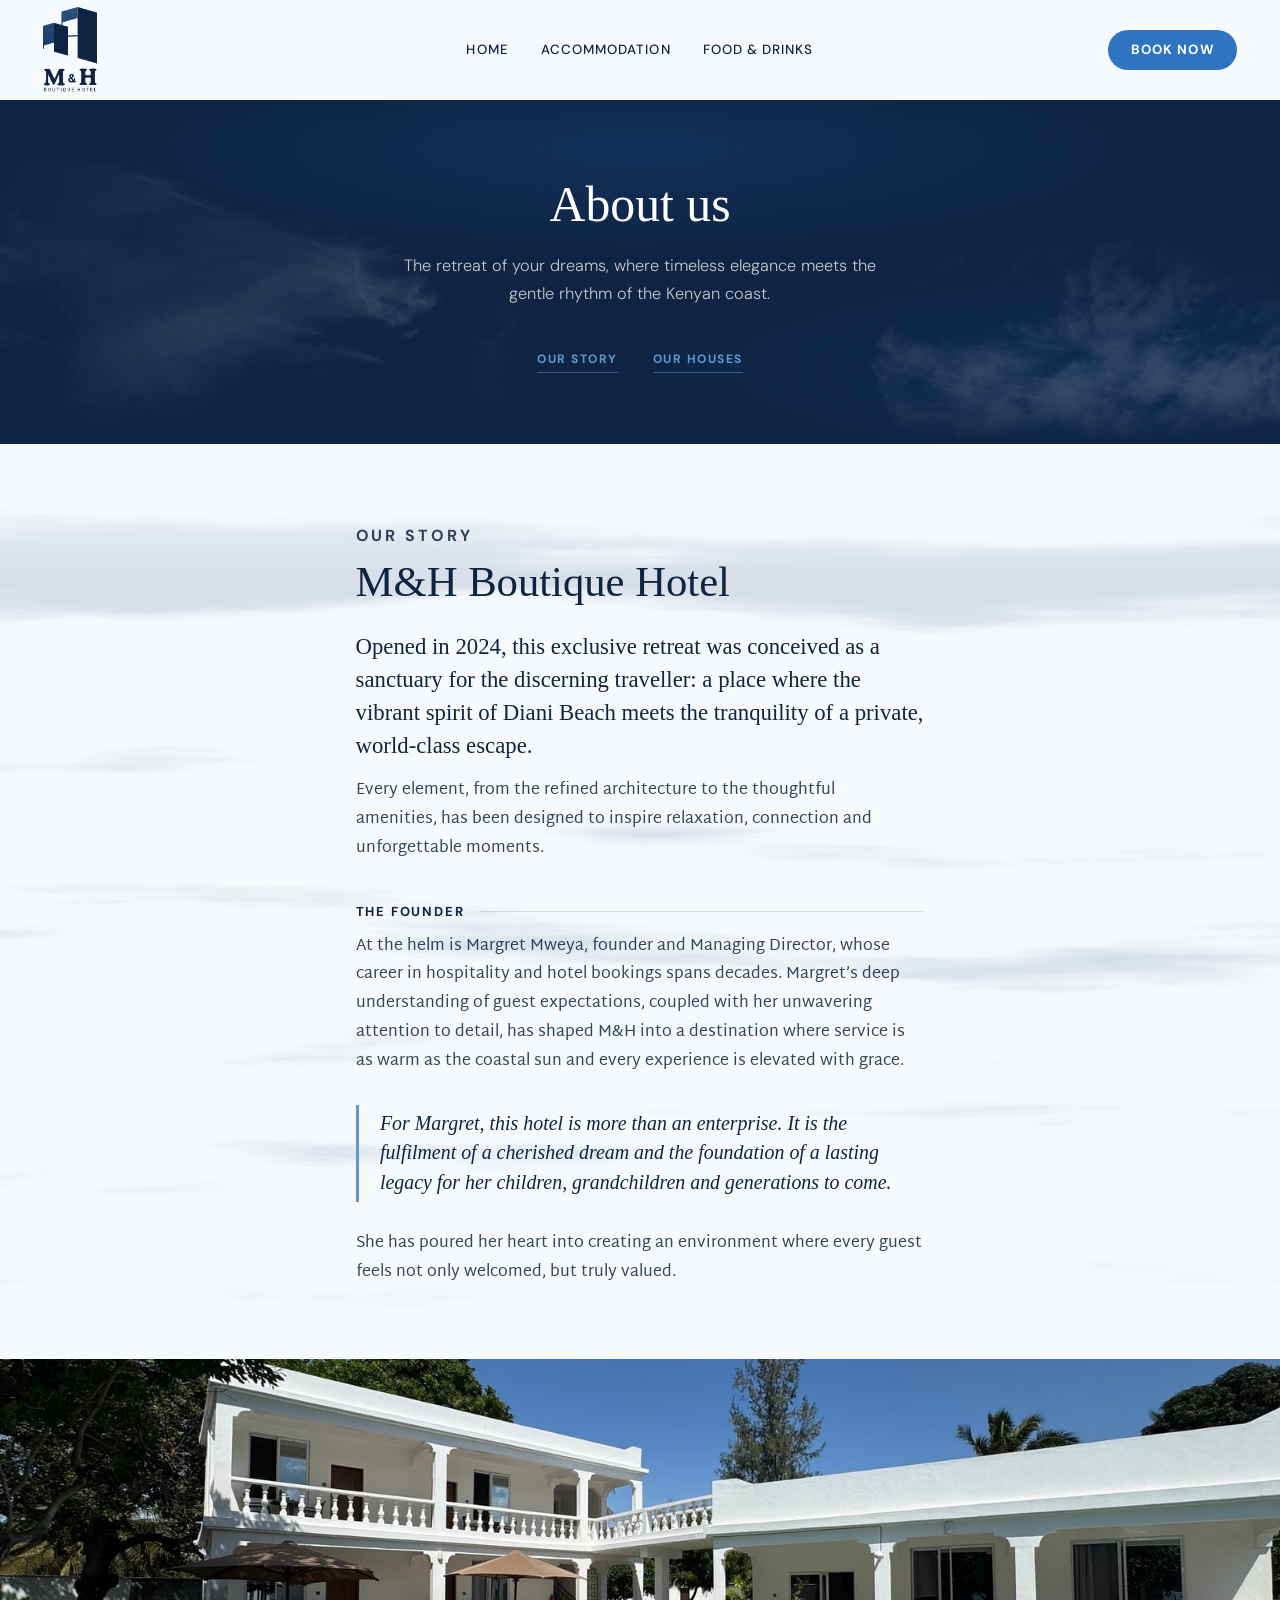
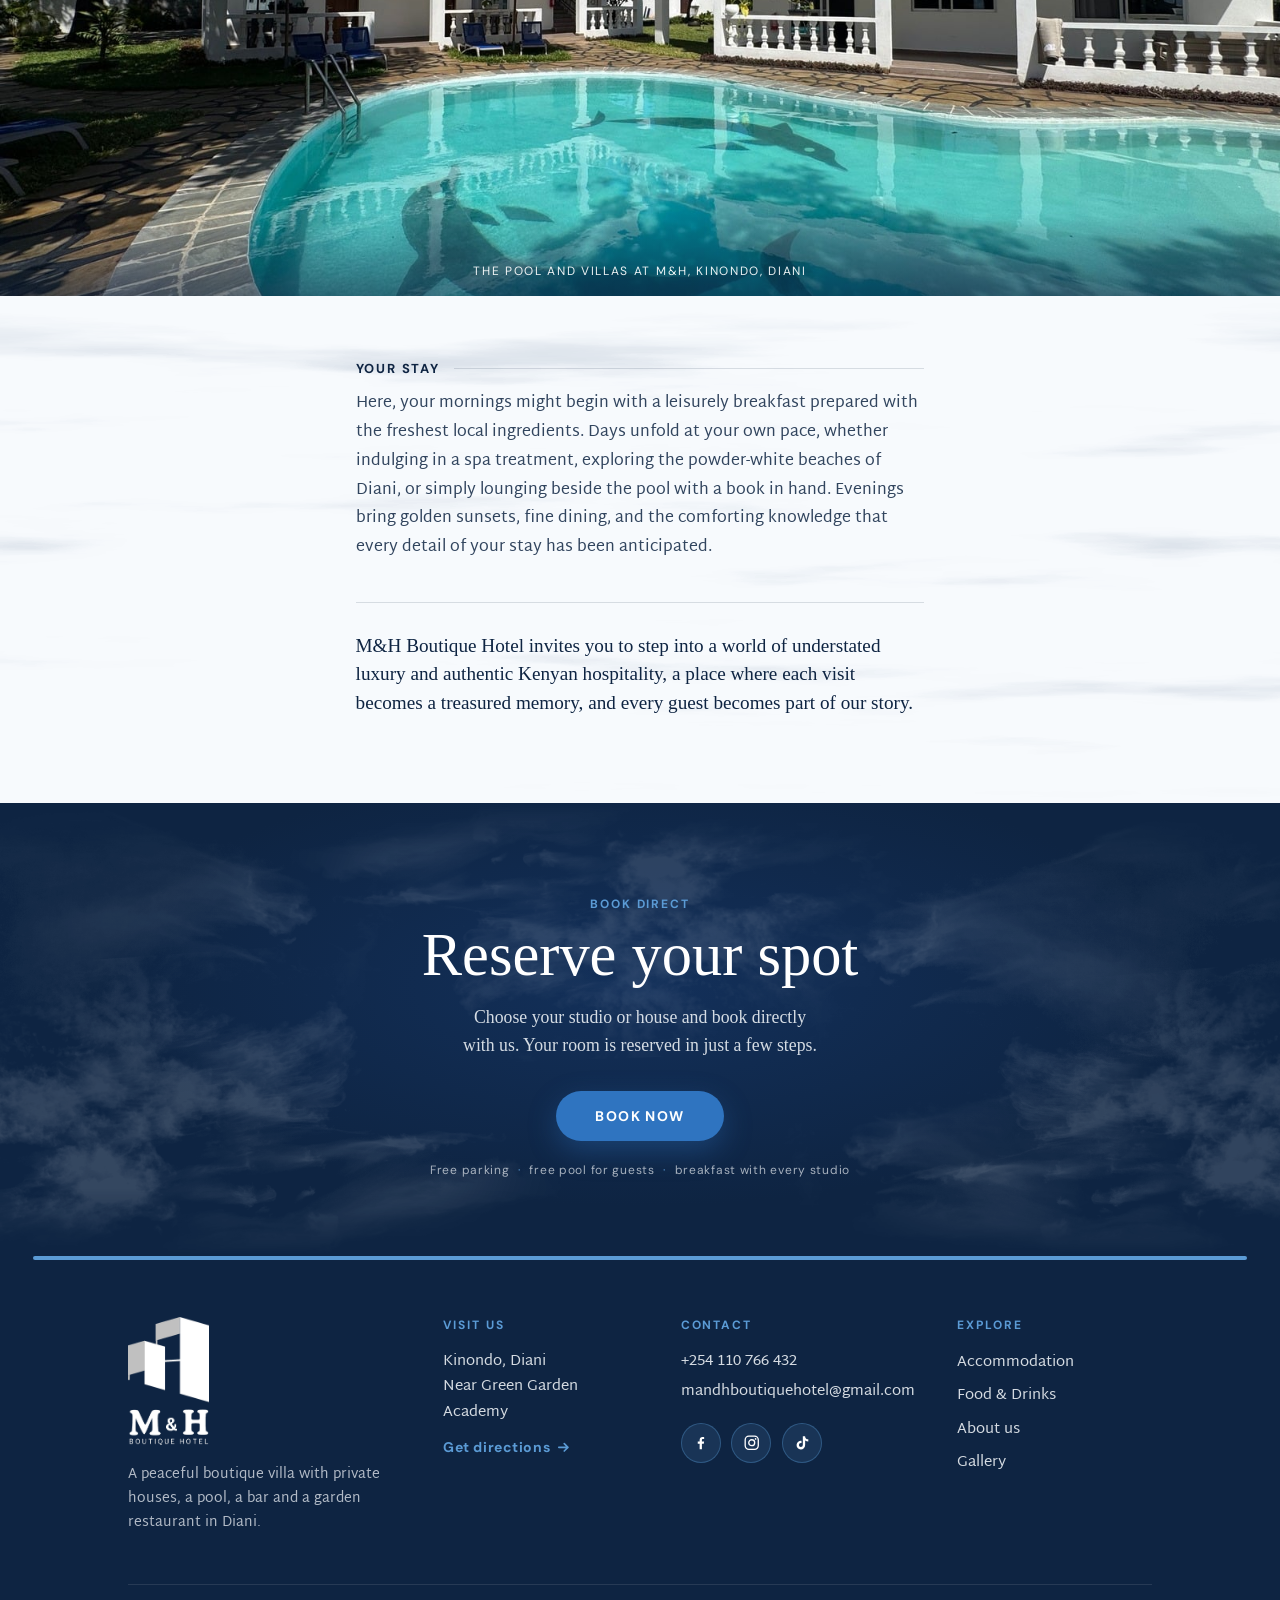
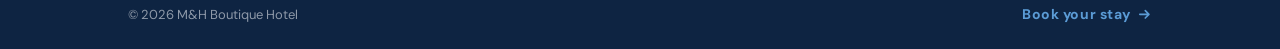
<file: about-us.html>
<!doctype html>
<html lang="en">
<head>
  <meta charset="utf-8">
  <meta name="viewport" content="width=device-width, initial-scale=1">
  <title>Our Story | M&amp;H Boutique Hotel, Diani Beach</title>
  <meta name="description" content="How Margret Mweya founded M&amp;H Boutique Hotel, a quiet villa retreat with a pool and gardens in Kinondo, just outside Diani Beach, Kenya.">
  <!-- SEO -->
  <link rel="canonical" href="https://www.mandhboutiquehotel.com/about-us">
  <meta property="og:type" content="website">
  <meta property="og:site_name" content="M&amp;H Boutique Hotel">
  <meta property="og:title" content="Our Story | M&amp;H Boutique Hotel, Diani Beach">
  <meta property="og:description" content="How Margret Mweya founded M&amp;H Boutique Hotel, a quiet villa retreat with a pool and gardens in Kinondo, just outside Diani Beach, Kenya.">
  <meta property="og:url" content="https://www.mandhboutiquehotel.com/about-us">
  <meta property="og:image" content="https://www.mandhboutiquehotel.com/assets/images/og/og-aerial.jpg">
  <meta property="og:image:width" content="1200">
  <meta property="og:image:height" content="630">
  <meta property="og:image:type" content="image/jpeg">
  <meta property="og:image:alt" content="Aerial view of M&amp;H Boutique Hotel's villa and pool surrounded by trees in Kinondo, Diani">
  <meta property="og:locale" content="en_KE">
  <meta name="twitter:card" content="summary_large_image">
  <meta name="twitter:image:alt" content="Aerial view of M&amp;H Boutique Hotel's villa and pool surrounded by trees in Kinondo, Diani">
  <!-- /SEO -->
  <link rel="icon" type="image/png" href="assets/images/logo.png">
  <link rel="preconnect" href="https://fonts.googleapis.com">
  <link rel="preconnect" href="https://fonts.gstatic.com" crossorigin>
  <link href="https://fonts.googleapis.com/css2?family=DM+Sans:wght@300;400;700&family=Martel+Sans:wght@200;300;400;600;700&family=Tinos:ital,wght@0,400;0,700;1,400&display=swap" rel="stylesheet">
  <link rel="stylesheet" href="css/style.css">
</head>
<body>
<header class="site-header">
  <a class="brand" href="index.html" aria-label="M&amp;H Boutique Hotel, home">
    <img class="logo-light" src="assets/images/logo-stack.png" alt="" width="191" height="300">
    <img class="logo-dark" src="assets/images/logo-stack-navy.png" alt="" width="191" height="300">
  </a>
  <nav class="nav" id="site-nav" aria-label="Main">
    <a href="index.html">Home</a>
    <a href="accommodation.html">Accommodation</a>
    <a href="food-drinks.html">Food &amp; Drinks</a>
    <a href="accommodation.html" class="nav-book">Book Now</a>
  </nav>
  <a href="accommodation.html" class="nav-cta">Book Now</a>
  <button class="nav-toggle" aria-label="Open menu" aria-controls="site-nav" aria-expanded="false"><span></span><span></span><span></span></button>
</header>
<main>

<section class="fd-intro sky-section about-intro" aria-labelledby="about-title">
  <div class="sky-layer" aria-hidden="true">
    <img class="cirrus cirrus--wisp" src="assets/images/cirrus-wisp.webp" alt="">
    <img class="cirrus cirrus--streaks" src="assets/images/cirrus-streaks.webp" alt="" loading="lazy">
  </div>
  <div class="fd-wrap">
    <h1 id="about-title">About us</h1>
    <p class="fd-lede">The retreat of your dreams, where timeless elegance meets the gentle rhythm of the Kenyan coast.</p>
    <nav class="fd-jump" aria-label="On this page">
      <a href="#story">Our story</a>
      <a href="accommodation.html">Our houses</a>
    </nav>
  </div>
</section>

<section class="about-story" id="story" aria-labelledby="story-heading">
  <article class="about-text">
    <p class="about-eyebrow">Our story</p>
    <h2 id="story-heading">M&amp;H Boutique Hotel</h2>

    <p class="about-open">Opened in 2024, this exclusive retreat was conceived as a sanctuary for the discerning traveller:
    a place where the vibrant spirit of Diani Beach meets the tranquility of a private, world-class escape.</p>
    <p>Every element, from the refined architecture to the thoughtful amenities, has been designed to inspire
    relaxation, connection and unforgettable moments.</p>

    <h3>The founder</h3>
    <p>At the helm is Margret Mweya, founder and Managing Director, whose career in hospitality and hotel bookings
    spans decades. Margret’s deep understanding of guest expectations, coupled with her unwavering attention to
    detail, has shaped M&amp;H into a destination where service is as warm as the coastal sun and every experience
    is elevated with grace.</p>

    <blockquote class="about-quote">
      <p>For Margret, this hotel is more than an enterprise. It is the fulfilment of a cherished dream and the
      foundation of a lasting legacy for her children, grandchildren and generations to come.</p>
    </blockquote>
    <p>She has poured her heart into creating an environment where every guest feels not only welcomed, but truly valued.</p>
  </article>
</section>

<!-- PLACEHOLDER: replace with a landscape photo of Margret at the hotel when it arrives
     (then change the alt text and the caption to her name and title). -->
<figure class="about-photo">
  <img src="assets/images/691f63b3158208d5e4cfb4bf354e788d.jpg" alt="The pool and villas at M&amp;H Boutique Hotel" width="1600" height="1200" loading="lazy">
  <figcaption>The pool and villas at M&amp;H, Kinondo, Diani</figcaption>
</figure>

<section class="about-story about-story--stay" aria-labelledby="stay-heading">
  <article class="about-text">
    <h3 id="stay-heading">Your stay</h3>
    <p>Here, your mornings might begin with a leisurely breakfast prepared with the freshest local ingredients.
    Days unfold at your own pace, whether indulging in a spa treatment, exploring the powder-white beaches of
    Diani, or simply lounging beside the pool with a book in hand. Evenings bring golden sunsets, fine dining, and
    the comforting knowledge that every detail of your stay has been anticipated.</p>

    <p class="about-close">M&amp;H Boutique Hotel invites you to step into a world of understated luxury and authentic
    Kenyan hospitality, a place where each visit becomes a treasured memory, and every guest becomes part of our story.</p>
  </article>
</section>
</main>
<footer class="site-footer">
  <section class="footer-cta sky-section" id="reserve" aria-labelledby="reserve-title">
    <div class="sky-layer" aria-hidden="true">
      <img class="cirrus cirrus--wisp" src="assets/images/cirrus-wisp.webp" alt="" loading="lazy">
      <img class="cirrus cirrus--streaks" src="assets/images/cirrus-streaks.webp" alt="" loading="lazy">
      <!-- denser sky here than in the sections above: the clouds thicken down the page -->
      <img class="cirrus cirrus--wisp cirrus--x1" src="assets/images/cirrus-wisp.webp" alt="" loading="lazy">
      <img class="cirrus cirrus--streaks cirrus--x2" src="assets/images/cirrus-streaks.webp" alt="" loading="lazy">
      <img class="cirrus cirrus--streaks cirrus--x3" src="assets/images/cirrus-streaks.webp" alt="" loading="lazy">
      <img class="cirrus cirrus--wisp cirrus--x4" src="assets/images/cirrus-wisp.webp" alt="" loading="lazy">
    </div>
    <div class="footer-cta-inner">
      <p class="footer-cta-eyebrow">Book direct</p>
      <h2 id="reserve-title">Reserve your spot</h2>
      <p class="footer-cta-lead">Choose your studio or house and book directly with us. Your room is reserved in just a few steps.</p>
      <a class="footer-cta-btn" href="accommodation.html">Book now</a>
      <p class="footer-cta-perks">Free parking <span aria-hidden="true">·</span> free pool for guests <span aria-hidden="true">·</span> breakfast with every studio</p>
    </div>
  </section>
  <div class="footer-rule"></div>
  <div class="footer-main">
    <div class="footer-brand">
      <a href="index.html" aria-label="M&amp;H Boutique Hotel, home"><img src="assets/images/logo-stack.png" alt="M&amp;H Boutique Hotel" width="191" height="300" loading="lazy"></a>
      <p>A peaceful boutique villa with private houses, a pool, a bar and a garden restaurant in Diani.</p>
    </div>
    <div class="footer-col">
      <h4>Visit us</h4>
      <p>Kinondo, Diani<br>Near Green Garden Academy</p>
      <a class="footer-arrow" href="https://www.google.com/maps/dir/?api=1&amp;destination=-4.3723307,39.5253217" target="_blank" rel="noopener">Get directions <svg viewBox="0 0 16 16" aria-hidden="true"><path d="M3 8h10M9 4l4 4-4 4"/></svg></a>
    </div>
    <div class="footer-col">
      <h4>Contact</h4>
      <a class="footer-contact" href="tel:+254110766432">+254 110 766 432</a>
      <a class="footer-contact" href="mailto:mandhboutiquehotel@gmail.com">mandhboutiquehotel@gmail.com</a>
      <div class="footer-social">
        <a href="https://www.facebook.com/profile.php?id=61596350830116" target="_blank" rel="noopener" aria-label="M&amp;H Boutique Hotel on Facebook"><svg viewBox="0 0 24 24" aria-hidden="true"><path fill="currentColor" d="M13.6 21v-7.6h2.6l.4-3h-3V8.5c0-.9.3-1.5 1.5-1.5h1.6V4.3c-.3 0-1.2-.1-2.3-.1-2.3 0-3.9 1.4-3.9 4v2.2H7.9v3h2.6V21h3.1z"/></svg></a>
        <a href="https://www.instagram.com/mandh_boutique_hotel/" target="_blank" rel="noopener" aria-label="M&amp;H Boutique Hotel on Instagram"><svg viewBox="0 0 24 24" aria-hidden="true"><rect x="3" y="3" width="18" height="18" rx="5.2" fill="none" stroke="currentColor" stroke-width="1.8"/><circle cx="12" cy="12" r="4.1" fill="none" stroke="currentColor" stroke-width="1.8"/><circle cx="17.3" cy="6.7" r="1.15" fill="currentColor"/></svg></a>
        <a href="https://www.tiktok.com/@mandhboutiquehotel" target="_blank" rel="noopener" aria-label="M&amp;H Boutique Hotel on TikTok"><svg viewBox="0 0 24 24" aria-hidden="true"><path fill="currentColor" d="M16.6 3h-3.1v12.2a2.7 2.7 0 1 1-2.7-2.7c.3 0 .6 0 .9.1V9.4a5.9 5.9 0 1 0 5 5.8V9a7.4 7.4 0 0 0 4.3 1.4V7.3A4.4 4.4 0 0 1 16.6 3z"/></svg></a>
      </div>
    </div>
    <nav class="footer-col" aria-label="Footer">
      <h4>Explore</h4>
      <ul class="footer-nav">
        <li><a href="accommodation.html">Accommodation</a></li>
        <li><a href="food-drinks.html">Food &amp; Drinks</a></li>
        <li><a href="about-us.html">About us</a></li>
        <li><a href="gallery.html">Gallery</a></li>
      </ul>
    </nav>
  </div>
  <div class="footer-bottom">
    <p>&copy; <span class="footer-year">2026</span> M&amp;H Boutique Hotel</p>
    <a class="footer-arrow" href="accommodation.html">Book your stay <svg viewBox="0 0 16 16" aria-hidden="true"><path d="M3 8h10M9 4l4 4-4 4"/></svg></a>
  </div>
</footer>
<script src="js/analytics.js" defer></script>
<script src="js/main.js"></script>
</body>
</html>
</file>
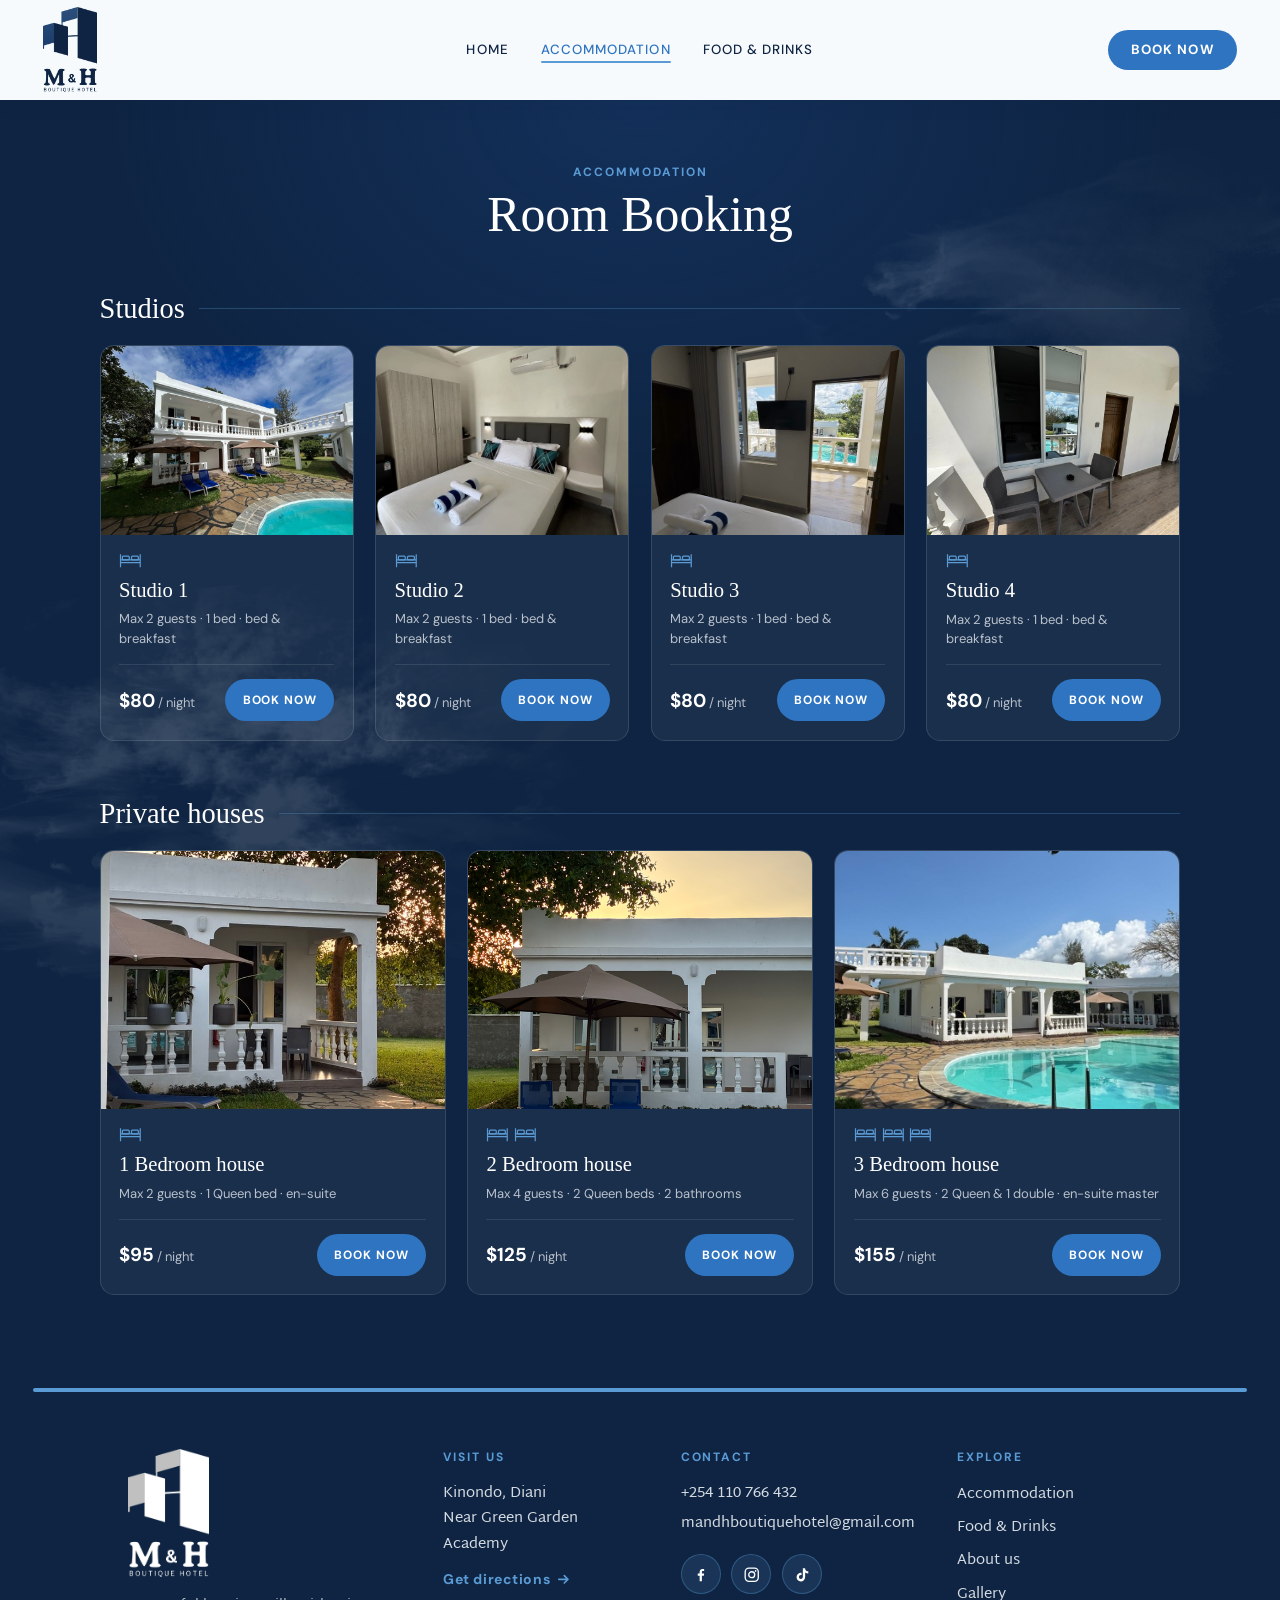
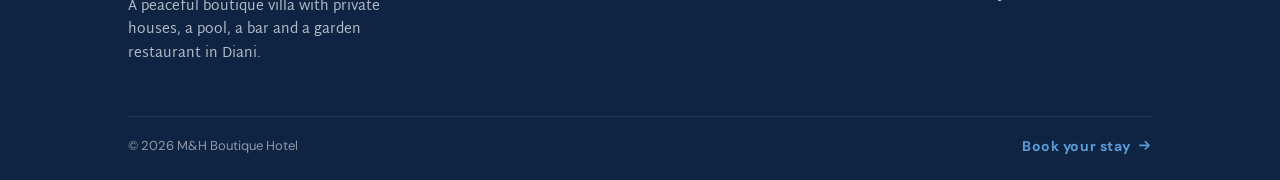
<file: accommodation.html>
<!doctype html>
<html lang="en">
<head>
  <meta charset="utf-8">
  <meta name="viewport" content="width=device-width, initial-scale=1">
  <title>Rooms &amp; Rates | M&amp;H Boutique Hotel, Diani Beach</title>
  <meta name="description" content="Studios from $80 a night with breakfast, and 1, 2 and 3 bedroom houses with kitchens from $95, in Kinondo, Diani, Kenya. Book direct with M&amp;H.">
  <!-- SEO -->
  <link rel="canonical" href="https://www.mandhboutiquehotel.com/accommodation">
  <meta property="og:type" content="website">
  <meta property="og:site_name" content="M&amp;H Boutique Hotel">
  <meta property="og:title" content="Rooms &amp; Rates | M&amp;H Boutique Hotel, Diani Beach">
  <meta property="og:description" content="Studios from $80 a night with breakfast, and 1, 2 and 3 bedroom houses with kitchens from $95, in Kinondo, Diani, Kenya. Book direct with M&amp;H.">
  <meta property="og:url" content="https://www.mandhboutiquehotel.com/accommodation">
  <meta property="og:image" content="https://www.mandhboutiquehotel.com/assets/images/og/og-rooms.jpg">
  <meta property="og:image:width" content="1200">
  <meta property="og:image:height" content="630">
  <meta property="og:image:type" content="image/jpeg">
  <meta property="og:image:alt" content="The pool in front of the cottage houses at M&amp;H Boutique Hotel">
  <meta property="og:locale" content="en_KE">
  <meta name="twitter:card" content="summary_large_image">
  <meta name="twitter:image:alt" content="The pool in front of the cottage houses at M&amp;H Boutique Hotel">
  <!-- /SEO -->
  <link rel="icon" type="image/png" href="assets/images/logo.png">
  <link rel="preconnect" href="https://fonts.googleapis.com">
  <link rel="preconnect" href="https://fonts.gstatic.com" crossorigin>
  <link href="https://fonts.googleapis.com/css2?family=DM+Sans:wght@300;400;700&family=Martel+Sans:wght@200;300;400;600;700&family=Tinos:ital,wght@0,400;0,700;1,400&display=swap" rel="stylesheet">
  <link rel="stylesheet" href="css/style.css">
</head>
<body>
<header class="site-header">
  <a class="brand" href="index.html" aria-label="M&amp;H Boutique Hotel, home">
    <img class="logo-light" src="assets/images/logo-stack.png" alt="" width="191" height="300">
    <img class="logo-dark" src="assets/images/logo-stack-navy.png" alt="" width="191" height="300">
  </a>
  <nav class="nav" id="site-nav" aria-label="Main">
    <a href="index.html">Home</a>
    <a href="accommodation.html" class="active" aria-current="page">Accommodation</a>
    <a href="food-drinks.html">Food &amp; Drinks</a>
    <a href="accommodation.html" class="nav-book">Book Now</a>
  </nav>
  <a href="accommodation.html" class="nav-cta">Book Now</a>
  <button class="nav-toggle" aria-label="Open menu" aria-controls="site-nav" aria-expanded="false"><span></span><span></span><span></span></button>
</header>
<main>

<section class="section sky-section units" aria-labelledby="units-title" data-unit-board>
  <div class="sky-layer" aria-hidden="true">
    <img class="cirrus cirrus--wisp" src="assets/images/cirrus-wisp.webp" alt="" loading="lazy">
    <img class="cirrus cirrus--streaks" src="assets/images/cirrus-streaks.webp" alt="" loading="lazy">
  </div>
  <div class="units-wrap">
    <header class="units-head">
      <p class="units-eyebrow">Accommodation</p>
      <h1 id="units-title">Room Booking</h1>
    </header>

    <section class="unit-group" id="studio-rooms" aria-labelledby="studios-title">
      <h2 id="studios-title">Studios</h2>
      <div class="unit-grid unit-grid--4">
      <article class="unit-card" data-unit="studio-1">
        <div class="unit-photo"><img src="assets/images/2985c23bfe01b9428196220fec3acae5.jpg" alt="Studio 1" style="object-position:40% 45%" loading="lazy"></div>
        <div class="unit-body">
          <div class="unit-beds"><svg viewBox="0 0 30 22" aria-hidden="true"><path d="M2 20V3M28 20V3M2 14h26M2 10.5h26"/><rect x="4.5" y="5.5" width="9" height="5" rx="1.2"/><rect x="16.5" y="5.5" width="9" height="5" rx="1.2"/></svg></div>
          <h3>Studio 1</h3>
          <p class="unit-facts">Max 2 guests · 1 bed · bed &amp; breakfast</p>
          <div class="unit-foot">
            <p class="unit-price"><strong>$80</strong> / night</p>
            <button class="unit-book" type="button" data-book>Book now</button>
          </div>
        </div>
      </article>
      <article class="unit-card" data-unit="studio-2">
        <div class="unit-photo"><img src="assets/images/d95a255e7ba1570403da1e9bc095d028.jpg" alt="Studio 2" style="object-position:50% 60%" loading="lazy"></div>
        <div class="unit-body">
          <div class="unit-beds"><svg viewBox="0 0 30 22" aria-hidden="true"><path d="M2 20V3M28 20V3M2 14h26M2 10.5h26"/><rect x="4.5" y="5.5" width="9" height="5" rx="1.2"/><rect x="16.5" y="5.5" width="9" height="5" rx="1.2"/></svg></div>
          <h3>Studio 2</h3>
          <p class="unit-facts">Max 2 guests · 1 bed · bed &amp; breakfast</p>
          <div class="unit-foot">
            <p class="unit-price"><strong>$80</strong> / night</p>
            <button class="unit-book" type="button" data-book>Book now</button>
          </div>
        </div>
      </article>
      <article class="unit-card" data-unit="studio-3">
        <div class="unit-photo"><img src="assets/images/4914f67b0f633942733f4e4cc954b13a.jpg" alt="Studio 3" style="object-position:50% 50%" loading="lazy"></div>
        <div class="unit-body">
          <div class="unit-beds"><svg viewBox="0 0 30 22" aria-hidden="true"><path d="M2 20V3M28 20V3M2 14h26M2 10.5h26"/><rect x="4.5" y="5.5" width="9" height="5" rx="1.2"/><rect x="16.5" y="5.5" width="9" height="5" rx="1.2"/></svg></div>
          <h3>Studio 3</h3>
          <p class="unit-facts">Max 2 guests · 1 bed · bed &amp; breakfast</p>
          <div class="unit-foot">
            <p class="unit-price"><strong>$80</strong> / night</p>
            <button class="unit-book" type="button" data-book>Book now</button>
          </div>
        </div>
      </article>
      <article class="unit-card" data-unit="studio-4">
        <div class="unit-photo"><img src="assets/images/1fd4ef676f9e98caedd9ea0f3e3eeedc.jpg" alt="Studio 4" style="object-position:50% 50%" loading="lazy"></div>
        <div class="unit-body">
          <div class="unit-beds"><svg viewBox="0 0 30 22" aria-hidden="true"><path d="M2 20V3M28 20V3M2 14h26M2 10.5h26"/><rect x="4.5" y="5.5" width="9" height="5" rx="1.2"/><rect x="16.5" y="5.5" width="9" height="5" rx="1.2"/></svg></div>
          <h3>Studio 4</h3>
          <p class="unit-facts">Max 2 guests · 1 bed · bed &amp; breakfast</p>
          <div class="unit-foot">
            <p class="unit-price"><strong>$80</strong> / night</p>
            <button class="unit-book" type="button" data-book>Book now</button>
          </div>
        </div>
      </article>
      </div>
    </section>

    <section class="unit-group" aria-labelledby="houses-title">
      <h2 id="houses-title">Private houses</h2>
      <span id="one-bedroom"></span><span id="two-bedroom"></span><span id="three-bedroom"></span>
      <div class="unit-grid unit-grid--3">
      <article class="unit-card" data-unit="one-bedroom">
        <div class="unit-photo"><img src="assets/images/661b48ffe552a0b518bd520833e53206.jpg" alt="1 Bedroom house" style="object-position:50% 50%" loading="lazy"></div>
        <div class="unit-body">
          <div class="unit-beds"><svg viewBox="0 0 30 22" aria-hidden="true"><path d="M2 20V3M28 20V3M2 14h26M2 10.5h26"/><rect x="4.5" y="5.5" width="9" height="5" rx="1.2"/><rect x="16.5" y="5.5" width="9" height="5" rx="1.2"/></svg></div>
          <h3>1 Bedroom house</h3>
          <p class="unit-facts">Max 2 guests · 1 Queen bed · en-suite</p>
          <div class="unit-foot">
            <p class="unit-price"><strong>$95</strong> / night</p>
            <button class="unit-book" type="button" data-book>Book now</button>
          </div>
        </div>
      </article>
      <article class="unit-card" data-unit="two-bedroom">
        <div class="unit-photo"><img src="assets/images/17254d02a615ac41cd992921decb5b8c.png" alt="2 Bedroom house" style="object-position:50% 50%" loading="lazy"></div>
        <div class="unit-body">
          <div class="unit-beds"><svg viewBox="0 0 30 22" aria-hidden="true"><path d="M2 20V3M28 20V3M2 14h26M2 10.5h26"/><rect x="4.5" y="5.5" width="9" height="5" rx="1.2"/><rect x="16.5" y="5.5" width="9" height="5" rx="1.2"/></svg><svg viewBox="0 0 30 22" aria-hidden="true"><path d="M2 20V3M28 20V3M2 14h26M2 10.5h26"/><rect x="4.5" y="5.5" width="9" height="5" rx="1.2"/><rect x="16.5" y="5.5" width="9" height="5" rx="1.2"/></svg></div>
          <h3>2 Bedroom house</h3>
          <p class="unit-facts">Max 4 guests · 2 Queen beds · 2 bathrooms</p>
          <div class="unit-foot">
            <p class="unit-price"><strong>$125</strong> / night</p>
            <button class="unit-book" type="button" data-book>Book now</button>
          </div>
        </div>
      </article>
      <article class="unit-card" data-unit="three-bedroom">
        <div class="unit-photo"><img src="assets/images/three-bedroom.jpg" alt="3 Bedroom house" style="object-position:50% 50%" loading="lazy"></div>
        <div class="unit-body">
          <div class="unit-beds"><svg viewBox="0 0 30 22" aria-hidden="true"><path d="M2 20V3M28 20V3M2 14h26M2 10.5h26"/><rect x="4.5" y="5.5" width="9" height="5" rx="1.2"/><rect x="16.5" y="5.5" width="9" height="5" rx="1.2"/></svg><svg viewBox="0 0 30 22" aria-hidden="true"><path d="M2 20V3M28 20V3M2 14h26M2 10.5h26"/><rect x="4.5" y="5.5" width="9" height="5" rx="1.2"/><rect x="16.5" y="5.5" width="9" height="5" rx="1.2"/></svg><svg viewBox="0 0 30 22" aria-hidden="true"><path d="M2 20V3M28 20V3M2 14h26M2 10.5h26"/><rect x="4.5" y="5.5" width="9" height="5" rx="1.2"/><rect x="16.5" y="5.5" width="9" height="5" rx="1.2"/></svg></div>
          <h3>3 Bedroom house</h3>
          <p class="unit-facts">Max 6 guests · 2 Queen &amp; 1 double · en-suite master</p>
          <div class="unit-foot">
            <p class="unit-price"><strong>$155</strong> / night</p>
            <button class="unit-book" type="button" data-book>Book now</button>
          </div>
        </div>
      </article>
      </div>
    </section>
  </div>
</section>

</main>
<footer class="site-footer">
  <div class="footer-rule"></div>
  <div class="footer-main">
    <div class="footer-brand">
      <a href="index.html" aria-label="M&amp;H Boutique Hotel, home"><img src="assets/images/logo-stack.png" alt="M&amp;H Boutique Hotel" width="191" height="300" loading="lazy"></a>
      <p>A peaceful boutique villa with private houses, a pool, a bar and a garden restaurant in Diani.</p>
    </div>
    <div class="footer-col">
      <h4>Visit us</h4>
      <p>Kinondo, Diani<br>Near Green Garden Academy</p>
      <a class="footer-arrow" href="https://www.google.com/maps/dir/?api=1&amp;destination=-4.3723307,39.5253217" target="_blank" rel="noopener">Get directions <svg viewBox="0 0 16 16" aria-hidden="true"><path d="M3 8h10M9 4l4 4-4 4"/></svg></a>
    </div>
    <div class="footer-col">
      <h4>Contact</h4>
      <a class="footer-contact" href="tel:+254110766432">+254 110 766 432</a>
      <a class="footer-contact" href="mailto:mandhboutiquehotel@gmail.com">mandhboutiquehotel@gmail.com</a>
      <div class="footer-social">
        <a href="https://www.facebook.com/profile.php?id=61596350830116" target="_blank" rel="noopener" aria-label="M&amp;H Boutique Hotel on Facebook"><svg viewBox="0 0 24 24" aria-hidden="true"><path fill="currentColor" d="M13.6 21v-7.6h2.6l.4-3h-3V8.5c0-.9.3-1.5 1.5-1.5h1.6V4.3c-.3 0-1.2-.1-2.3-.1-2.3 0-3.9 1.4-3.9 4v2.2H7.9v3h2.6V21h3.1z"/></svg></a>
        <a href="https://www.instagram.com/mandh_boutique_hotel/" target="_blank" rel="noopener" aria-label="M&amp;H Boutique Hotel on Instagram"><svg viewBox="0 0 24 24" aria-hidden="true"><rect x="3" y="3" width="18" height="18" rx="5.2" fill="none" stroke="currentColor" stroke-width="1.8"/><circle cx="12" cy="12" r="4.1" fill="none" stroke="currentColor" stroke-width="1.8"/><circle cx="17.3" cy="6.7" r="1.15" fill="currentColor"/></svg></a>
        <a href="https://www.tiktok.com/@mandhboutiquehotel" target="_blank" rel="noopener" aria-label="M&amp;H Boutique Hotel on TikTok"><svg viewBox="0 0 24 24" aria-hidden="true"><path fill="currentColor" d="M16.6 3h-3.1v12.2a2.7 2.7 0 1 1-2.7-2.7c.3 0 .6 0 .9.1V9.4a5.9 5.9 0 1 0 5 5.8V9a7.4 7.4 0 0 0 4.3 1.4V7.3A4.4 4.4 0 0 1 16.6 3z"/></svg></a>
      </div>
    </div>
    <nav class="footer-col" aria-label="Footer">
      <h4>Explore</h4>
      <ul class="footer-nav">
        <li><a href="accommodation.html">Accommodation</a></li>
        <li><a href="food-drinks.html">Food &amp; Drinks</a></li>
        <li><a href="about-us.html">About us</a></li>
        <li><a href="gallery.html">Gallery</a></li>
      </ul>
    </nav>
  </div>
  <div class="footer-bottom">
    <p>&copy; <span class="footer-year">2026</span> M&amp;H Boutique Hotel</p>
    <a class="footer-arrow" href="accommodation.html">Book your stay <svg viewBox="0 0 16 16" aria-hidden="true"><path d="M3 8h10M9 4l4 4-4 4"/></svg></a>
  </div>
</footer>
<dialog class="bk-modal" id="booking-modal" aria-labelledby="bk-title">
  <form id="booking-steps" novalidate>
    <header class="bk-head">
      <div>
        <p class="bk-eyebrow">Book <span data-unit-name>Unit</span> · <span data-unit-rate></span> / night</p>
        <h2 id="bk-title">New reservation</h2>
      </div>
      <button class="bk-x" type="button" data-close aria-label="Close booking"><svg viewBox="0 0 24 24" aria-hidden="true"><path d="M6 6l12 12M18 6L6 18"/></svg></button>
    </header>
    <ol class="bk-progress">
      <li class="current" aria-current="step"><span>1</span>Details</li>
      <li><span>2</span>Payment</li>
      <li><span>3</span>Reserve</li>
    </ol>

    <div class="bk-body">
      <!-- STEP 1: DETAILS -->
      <fieldset class="bk-step active">
        <legend class="visually-hidden">Client and stay details</legend>
        <div class="bk-field bk-field--full bk-combo">
          <label for="bk-name">Client Name <abbr title="required">*</abbr></label>
          <input id="bk-name" name="clientName" type="text" autocomplete="off" role="combobox" aria-autocomplete="list" aria-expanded="false" aria-controls="bk-suggest" aria-describedby="bk-name-hint bk-name-err">
          <p class="bk-hint" id="bk-name-hint">Start typing client name (min. 2 characters) to search existing customers</p>
          <ul class="bk-suggest" id="bk-suggest" role="listbox" hidden></ul>
          <p class="bk-ok" data-customer-note aria-live="polite"></p>
          <p class="bk-err" id="bk-name-err" data-error-for="clientName" aria-live="polite"></p>
        </div>
        <div class="bk-field">
          <label for="bk-id">ID/Passport Number <abbr title="required">*</abbr></label>
          <input id="bk-id" name="idNumber" type="text" autocomplete="off" aria-describedby="bk-id-err">
          <p class="bk-err" id="bk-id-err" data-error-for="idNumber" aria-live="polite"></p>
        </div>
        <div class="bk-field">
          <label for="bk-phone">Phone Number <abbr title="required">*</abbr></label>
          <input id="bk-phone" name="phone" type="tel" inputmode="tel" autocomplete="tel" placeholder="+254 7XX XXX XXX" aria-describedby="bk-phone-err">
          <p class="bk-err" id="bk-phone-err" data-error-for="phone" aria-live="polite"></p>
        </div>
        <div class="bk-field">
          <label for="bk-in">Check-in <abbr title="required">*</abbr></label>
          <input id="bk-in" name="checkIn" type="date" aria-describedby="bk-in-err">
          <p class="bk-err" id="bk-in-err" data-error-for="checkIn" aria-live="polite"></p>
        </div>
        <div class="bk-field">
          <label for="bk-out">Check-out <abbr title="required">*</abbr></label>
          <input id="bk-out" name="checkOut" type="date" aria-describedby="bk-out-err">
          <p class="bk-err" id="bk-out-err" data-error-for="checkOut" aria-live="polite"></p>
        </div>
        <div class="bk-field">
          <label for="bk-guests">Guests <abbr title="required">*</abbr></label>
          <input id="bk-guests" name="guests" type="number" min="1" inputmode="numeric" aria-describedby="bk-guests-hint bk-guests-err">
          <p class="bk-hint" id="bk-guests-hint" data-guest-hint></p>
          <p class="bk-err" id="bk-guests-err" data-error-for="guests" aria-live="polite"></p>
        </div>
        <div class="bk-nights-box">
          <span>Total stay</span>
          <strong data-nights aria-live="polite">Choose your dates</strong>
        </div>
      </fieldset>

      <!-- STEP 2: PAYMENT -->
      <fieldset class="bk-step" hidden>
        <legend class="visually-hidden">Payment</legend>
        <div class="bk-field">
          <label for="bk-pay">Payment Mode <abbr title="required">*</abbr></label>
          <select id="bk-pay" name="payment" aria-describedby="bk-pay-err">
            <option value="">Select payment method</option>
          </select>
          <p class="bk-err" id="bk-pay-err" data-error-for="payment" aria-live="polite"></p>
        </div>
        <div class="bk-field">
          <label for="bk-ref">Transaction reference <span class="bk-optional">(optional)</span></label>
          <input id="bk-ref" name="reference" type="text" autocomplete="off" placeholder="e.g. M-Pesa code">
        </div>
        <div class="bk-bill bk-field--full">
          <div><span data-line-rate></span><span data-subtotal></span></div>
          <div><span data-vat-label>VAT</span><output data-vat></output></div>
          <div class="bk-bill-total"><span>Total Amount</span><output data-total aria-live="polite"></output></div>
          <input type="hidden" id="bk-vat" name="vat">
          <input type="hidden" id="bk-total" name="total">
        </div>
      </fieldset>

      <!-- STEP 3: RESERVE (review) -->
      <section class="bk-step" hidden aria-label="Review and reserve">
        <p class="bk-review-intro">Check the details below, then reserve.</p>
        <dl class="bk-review"></dl>
        <div class="bk-review-total"><span>Total Amount</span><strong data-review-total></strong></div>
      </section>

      <!-- DONE -->
      <section class="bk-step bk-done" hidden aria-live="polite">
        <div class="bk-done-icon" aria-hidden="true"><svg viewBox="0 0 24 24"><path d="M5 12.5l4.5 4.5L19 7.5"/></svg></div>
        <h3>Reservation confirmed</h3>
        <p class="bk-done-ref">Reference <strong data-done-ref></strong></p>
        <p data-done-text></p>
        <p class="bk-err" data-done-warning hidden>This browser couldn't save the reservation. Please note the reference above.</p>
        <button class="bk-btn bk-btn--primary bk-done-close" type="button" data-close>Done</button>
      </section>
    </div>

    <footer class="bk-foot">
      <button class="bk-btn bk-btn--ghost bk-back" type="button" hidden>Back</button>
      <button class="bk-btn bk-btn--primary bk-next" type="button">Continue</button>
      <button class="bk-btn bk-btn--primary bk-reserve" type="submit" hidden>Reserve</button>
    </footer>
  </form>
</dialog>
<script src="js/analytics.js" defer></script>
<script src="js/main.js"></script>
<script src="js/booking.js"></script>
</body>
</html>
</file>
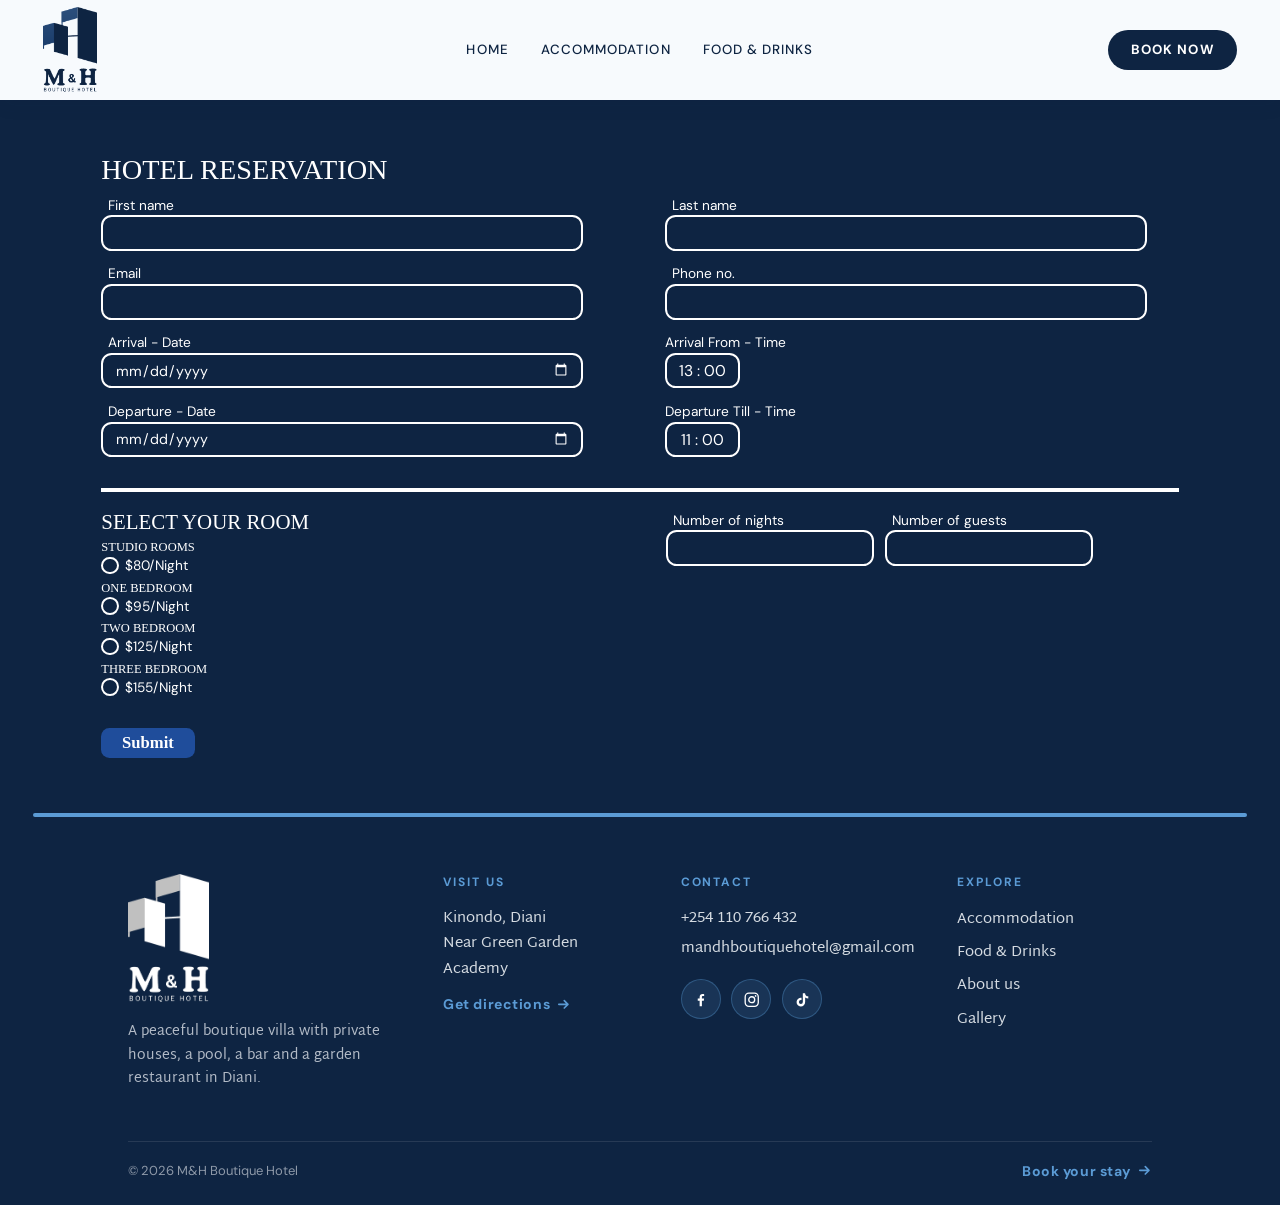
<file: book-now.html>
<!doctype html>
<html lang="en">
<head>
  <meta charset="utf-8">
  <meta name="viewport" content="width=device-width, initial-scale=1">
  <title>Book Now | M&amp;H BOUTIQUE HOTEL</title>
  <meta name="description" content="Reserve your stay at M&H Boutique Hotel, Diani Beach.">
  <!-- SEO -->
  <link rel="canonical" href="https://www.mandhboutiquehotel.com/book-now">
  <meta name="robots" content="noindex, follow">
  <!-- /SEO -->
  <link rel="icon" type="image/png" href="assets/images/logo.png">
  <link rel="preconnect" href="https://fonts.googleapis.com">
  <link rel="preconnect" href="https://fonts.gstatic.com" crossorigin>
  <link href="https://fonts.googleapis.com/css2?family=DM+Sans:wght@300;400;700&family=Martel+Sans:wght@200;300;400;600;700&family=Tinos:ital,wght@0,400;0,700;1,400&display=swap" rel="stylesheet">
  <link rel="stylesheet" href="css/style.css">
</head>
<body>
<header class="site-header">
  <a class="brand" href="index.html" aria-label="M&amp;H Boutique Hotel, home">
    <img class="logo-light" src="assets/images/logo-stack.png" alt="" width="191" height="300">
    <img class="logo-dark" src="assets/images/logo-stack-navy.png" alt="" width="191" height="300">
  </a>
  <nav class="nav" id="site-nav" aria-label="Main">
    <a href="index.html">Home</a>
    <a href="accommodation.html">Accommodation</a>
    <a href="food-drinks.html">Food &amp; Drinks</a>
    <a href="accommodation.html" class="nav-book active" aria-current="page">Book Now</a>
  </nav>
  <a href="accommodation.html" class="nav-cta active" aria-current="page">Book Now</a>
  <button class="nav-toggle" aria-label="Open menu" aria-controls="site-nav" aria-expanded="false"><span></span><span></span><span></span></button>
</header>
<main>

<section class="section booking">
  <h1>Hotel reservation</h1>
  <form id="booking-form" novalidate>
    <div class="form-grid">
      <div class="field"><label for="first_name">First name</label><input id="first_name" name="first_name" autocomplete="given-name" required></div>
      <div class="field"><label for="last_name">Last name</label><input id="last_name" name="last_name" autocomplete="family-name" required></div>
      <div class="field"><label for="email">Email</label><input id="email" name="email" type="email" autocomplete="email" required></div>
      <div class="field"><label for="phone">Phone no.</label><input id="phone" name="phone" type="tel" autocomplete="tel"></div>
      <div class="field"><label for="arrival_date">Arrival - Date</label><input id="arrival_date" name="arrival_date" type="date" required></div>
      <div class="field time"><label for="arrival_time">Arrival From - Time</label><input id="arrival_time" name="arrival_time" value="13 : 00"></div>
      <div class="field"><label for="departure_date">Departure - Date</label><input id="departure_date" name="departure_date" type="date" required></div>
      <div class="field time"><label for="departure_time">Departure Till - Time</label><input id="departure_time" name="departure_time" value="11 : 00"></div>
    </div>
    <div class="form-rule"></div>
    <div class="rooms-grid">
      <div class="room-opt">
        <h2>Select your room</h2>
        <p class="room-name">Studio rooms</p>
        <label><input type="radio" name="room" value="Studio rooms – $80/Night" required> $80/Night</label>
        <p class="room-name">One bedroom</p>
        <label><input type="radio" name="room" value="One bedroom – $95/Night"> $95/Night</label>
        <p class="room-name">Two bedroom</p>
        <label><input type="radio" name="room" value="Two bedroom – $125/Night"> $125/Night</label>
        <p class="room-name">Three bedroom</p>
        <label><input type="radio" name="room" value="Three bedroom – $155/Night"> $155/Night</label>
      </div>
      <div class="field"><label for="nights">Number of nights</label><input id="nights" name="nights" type="number" min="1"></div>
      <div class="field"><label for="guests">Number of guests</label><input id="guests" name="guests" type="number" min="1"></div>
    </div>
    <button class="btn-submit" type="submit">Submit</button>
    <p class="form-status" id="booking-status" role="status"></p>
  </form>
</section>
</main>
<footer class="site-footer">
  <div class="footer-rule"></div>
  <div class="footer-main">
    <div class="footer-brand">
      <a href="index.html" aria-label="M&amp;H Boutique Hotel, home"><img src="assets/images/logo-stack.png" alt="M&amp;H Boutique Hotel" width="191" height="300" loading="lazy"></a>
      <p>A peaceful boutique villa with private houses, a pool, a bar and a garden restaurant in Diani.</p>
    </div>
    <div class="footer-col">
      <h4>Visit us</h4>
      <p>Kinondo, Diani<br>Near Green Garden Academy</p>
      <a class="footer-arrow" href="https://www.google.com/maps/dir/?api=1&amp;destination=-4.3723307,39.5253217" target="_blank" rel="noopener">Get directions <svg viewBox="0 0 16 16" aria-hidden="true"><path d="M3 8h10M9 4l4 4-4 4"/></svg></a>
    </div>
    <div class="footer-col">
      <h4>Contact</h4>
      <a class="footer-contact" href="tel:+254110766432">+254 110 766 432</a>
      <a class="footer-contact" href="mailto:mandhboutiquehotel@gmail.com">mandhboutiquehotel@gmail.com</a>
      <div class="footer-social">
        <a href="https://www.facebook.com/profile.php?id=61596350830116" target="_blank" rel="noopener" aria-label="M&amp;H Boutique Hotel on Facebook"><svg viewBox="0 0 24 24" aria-hidden="true"><path fill="currentColor" d="M13.6 21v-7.6h2.6l.4-3h-3V8.5c0-.9.3-1.5 1.5-1.5h1.6V4.3c-.3 0-1.2-.1-2.3-.1-2.3 0-3.9 1.4-3.9 4v2.2H7.9v3h2.6V21h3.1z"/></svg></a>
        <a href="https://www.instagram.com/mandh_boutique_hotel/" target="_blank" rel="noopener" aria-label="M&amp;H Boutique Hotel on Instagram"><svg viewBox="0 0 24 24" aria-hidden="true"><rect x="3" y="3" width="18" height="18" rx="5.2" fill="none" stroke="currentColor" stroke-width="1.8"/><circle cx="12" cy="12" r="4.1" fill="none" stroke="currentColor" stroke-width="1.8"/><circle cx="17.3" cy="6.7" r="1.15" fill="currentColor"/></svg></a>
        <a href="https://www.tiktok.com/@mandhboutiquehotel" target="_blank" rel="noopener" aria-label="M&amp;H Boutique Hotel on TikTok"><svg viewBox="0 0 24 24" aria-hidden="true"><path fill="currentColor" d="M16.6 3h-3.1v12.2a2.7 2.7 0 1 1-2.7-2.7c.3 0 .6 0 .9.1V9.4a5.9 5.9 0 1 0 5 5.8V9a7.4 7.4 0 0 0 4.3 1.4V7.3A4.4 4.4 0 0 1 16.6 3z"/></svg></a>
      </div>
    </div>
    <nav class="footer-col" aria-label="Footer">
      <h4>Explore</h4>
      <ul class="footer-nav">
        <li><a href="accommodation.html">Accommodation</a></li>
        <li><a href="food-drinks.html">Food &amp; Drinks</a></li>
        <li><a href="about-us.html">About us</a></li>
        <li><a href="gallery.html">Gallery</a></li>
      </ul>
    </nav>
  </div>
  <div class="footer-bottom">
    <p>&copy; <span class="footer-year">2026</span> M&amp;H Boutique Hotel</p>
    <a class="footer-arrow" href="accommodation.html">Book your stay <svg viewBox="0 0 16 16" aria-hidden="true"><path d="M3 8h10M9 4l4 4-4 4"/></svg></a>
  </div>
</footer>
<script src="js/analytics.js" defer></script>
<script src="js/main.js"></script>
</body>
</html>
</file>
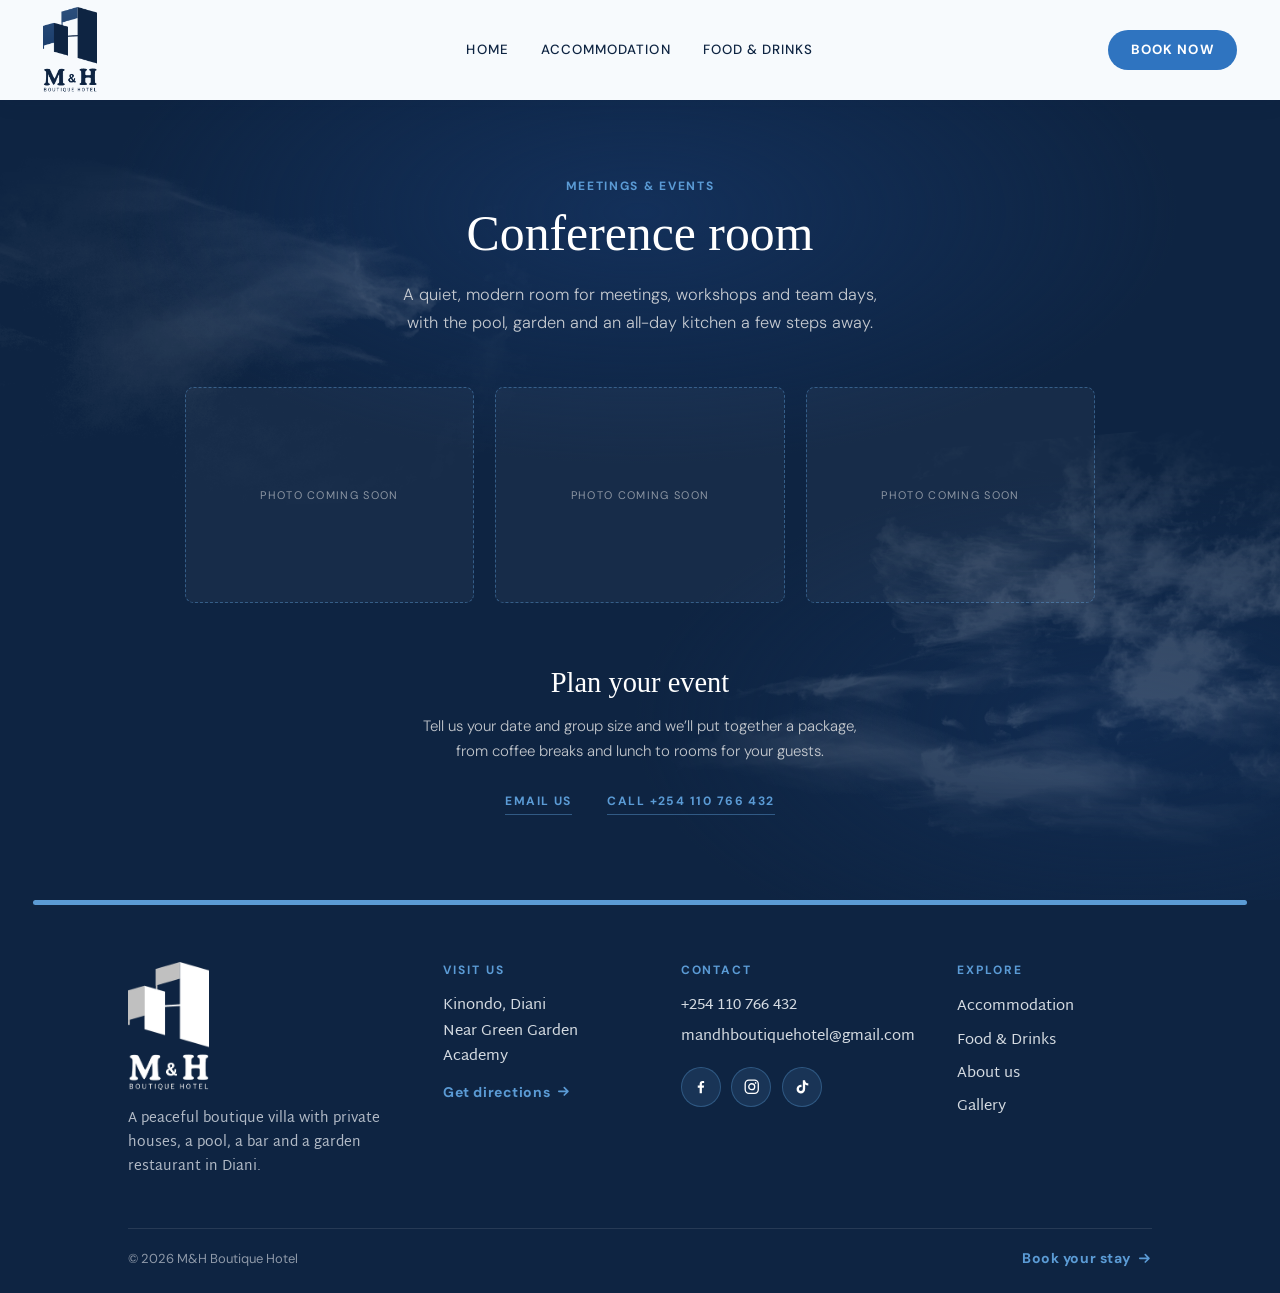
<file: conference.html>
<!doctype html>
<html lang="en">
<head>
  <meta charset="utf-8">
  <meta name="viewport" content="width=device-width, initial-scale=1">
  <title>Conference Room | M&amp;H BOUTIQUE HOTEL</title>
  <meta name="description" content="Host meetings, workshops and team days at M&amp;H Boutique Hotel, Diani Beach.">
  <!-- SEO -->
  <link rel="canonical" href="https://www.mandhboutiquehotel.com/conference">
  <meta name="robots" content="noindex, follow">
  <!-- /SEO -->
  <!-- Hidden page: not linked from the nav/footer and kept out of search until photos are ready. Remove this line when it goes live. -->
  <link rel="icon" type="image/png" href="assets/images/logo.png">
  <link rel="preconnect" href="https://fonts.googleapis.com">
  <link rel="preconnect" href="https://fonts.gstatic.com" crossorigin>
  <link href="https://fonts.googleapis.com/css2?family=DM+Sans:wght@300;400;700&family=Martel+Sans:wght@200;300;400;600;700&family=Tinos:ital,wght@0,400;0,700;1,400&display=swap" rel="stylesheet">
  <link rel="stylesheet" href="css/style.css">
</head>
<body>
<header class="site-header">
  <a class="brand" href="index.html" aria-label="M&amp;H Boutique Hotel, home">
    <img class="logo-light" src="assets/images/logo-stack.png" alt="" width="191" height="300">
    <img class="logo-dark" src="assets/images/logo-stack-navy.png" alt="" width="191" height="300">
  </a>
  <nav class="nav" id="site-nav" aria-label="Main">
    <a href="index.html">Home</a>
    <a href="accommodation.html">Accommodation</a>
    <a href="food-drinks.html">Food &amp; Drinks</a>
    <a href="accommodation.html" class="nav-book">Book Now</a>
  </nav>
  <a href="accommodation.html" class="nav-cta">Book Now</a>
  <button class="nav-toggle" aria-label="Open menu" aria-controls="site-nav" aria-expanded="false"><span></span><span></span><span></span></button>
</header>
<main>

<section class="fd-intro sky-section conf" aria-labelledby="conf-title">
  <div class="sky-layer" aria-hidden="true">
    <img class="cirrus cirrus--wisp" src="assets/images/cirrus-wisp.webp" alt="">
    <img class="cirrus cirrus--streaks" src="assets/images/cirrus-streaks.webp" alt="" loading="lazy">
  </div>
  <div class="fd-wrap">
    <p class="conf-eyebrow">Meetings &amp; events</p>
    <h1 id="conf-title">Conference room</h1>
    <p class="fd-lede">A quiet, modern room for meetings, workshops and team days, with the pool, garden and an all-day kitchen a few steps away.</p>

    <!-- TODO: replace each placeholder with a <figure><img …><figcaption>…</figcaption></figure> once photos arrive -->
    <div class="conf-photos" aria-label="Photos coming soon">
      <div class="conf-ph"><span>Photo coming soon</span></div>
      <div class="conf-ph"><span>Photo coming soon</span></div>
      <div class="conf-ph"><span>Photo coming soon</span></div>
    </div>

    <div class="conf-enquire">
      <h2>Plan your event</h2>
      <p>Tell us your date and group size and we&rsquo;ll put together a package, from coffee breaks and lunch to rooms for your guests.</p>
      <div class="fd-jump">
        <a href="mailto:mandhboutiquehotel@gmail.com?subject=Conference%20enquiry">Email us</a>
        <a href="tel:+254110766432">Call +254 110 766 432</a>
      </div>
    </div>
  </div>
</section>
</main>
<footer class="site-footer">
  <div class="footer-rule"></div>
  <div class="footer-main">
    <div class="footer-brand">
      <a href="index.html" aria-label="M&amp;H Boutique Hotel, home"><img src="assets/images/logo-stack.png" alt="M&amp;H Boutique Hotel" width="191" height="300" loading="lazy"></a>
      <p>A peaceful boutique villa with private houses, a pool, a bar and a garden restaurant in Diani.</p>
    </div>
    <div class="footer-col">
      <h4>Visit us</h4>
      <p>Kinondo, Diani<br>Near Green Garden Academy</p>
      <a class="footer-arrow" href="https://www.google.com/maps/dir/?api=1&amp;destination=-4.3723307,39.5253217" target="_blank" rel="noopener">Get directions <svg viewBox="0 0 16 16" aria-hidden="true"><path d="M3 8h10M9 4l4 4-4 4"/></svg></a>
    </div>
    <div class="footer-col">
      <h4>Contact</h4>
      <a class="footer-contact" href="tel:+254110766432">+254 110 766 432</a>
      <a class="footer-contact" href="mailto:mandhboutiquehotel@gmail.com">mandhboutiquehotel@gmail.com</a>
      <div class="footer-social">
        <a href="https://www.facebook.com/profile.php?id=61596350830116" target="_blank" rel="noopener" aria-label="M&amp;H Boutique Hotel on Facebook"><svg viewBox="0 0 24 24" aria-hidden="true"><path fill="currentColor" d="M13.6 21v-7.6h2.6l.4-3h-3V8.5c0-.9.3-1.5 1.5-1.5h1.6V4.3c-.3 0-1.2-.1-2.3-.1-2.3 0-3.9 1.4-3.9 4v2.2H7.9v3h2.6V21h3.1z"/></svg></a>
        <a href="https://www.instagram.com/mandh_boutique_hotel/" target="_blank" rel="noopener" aria-label="M&amp;H Boutique Hotel on Instagram"><svg viewBox="0 0 24 24" aria-hidden="true"><rect x="3" y="3" width="18" height="18" rx="5.2" fill="none" stroke="currentColor" stroke-width="1.8"/><circle cx="12" cy="12" r="4.1" fill="none" stroke="currentColor" stroke-width="1.8"/><circle cx="17.3" cy="6.7" r="1.15" fill="currentColor"/></svg></a>
        <a href="https://www.tiktok.com/@mandhboutiquehotel" target="_blank" rel="noopener" aria-label="M&amp;H Boutique Hotel on TikTok"><svg viewBox="0 0 24 24" aria-hidden="true"><path fill="currentColor" d="M16.6 3h-3.1v12.2a2.7 2.7 0 1 1-2.7-2.7c.3 0 .6 0 .9.1V9.4a5.9 5.9 0 1 0 5 5.8V9a7.4 7.4 0 0 0 4.3 1.4V7.3A4.4 4.4 0 0 1 16.6 3z"/></svg></a>
      </div>
    </div>
    <nav class="footer-col" aria-label="Footer">
      <h4>Explore</h4>
      <ul class="footer-nav">
        <li><a href="accommodation.html">Accommodation</a></li>
        <li><a href="food-drinks.html">Food &amp; Drinks</a></li>
        <li><a href="about-us.html">About us</a></li>
        <li><a href="gallery.html">Gallery</a></li>
      </ul>
    </nav>
  </div>
  <div class="footer-bottom">
    <p>&copy; <span class="footer-year">2026</span> M&amp;H Boutique Hotel</p>
    <a class="footer-arrow" href="accommodation.html">Book your stay <svg viewBox="0 0 16 16" aria-hidden="true"><path d="M3 8h10M9 4l4 4-4 4"/></svg></a>
  </div>
</footer>
<script src="js/analytics.js" defer></script>
<script src="js/main.js"></script>
</body>
</html>
</file>
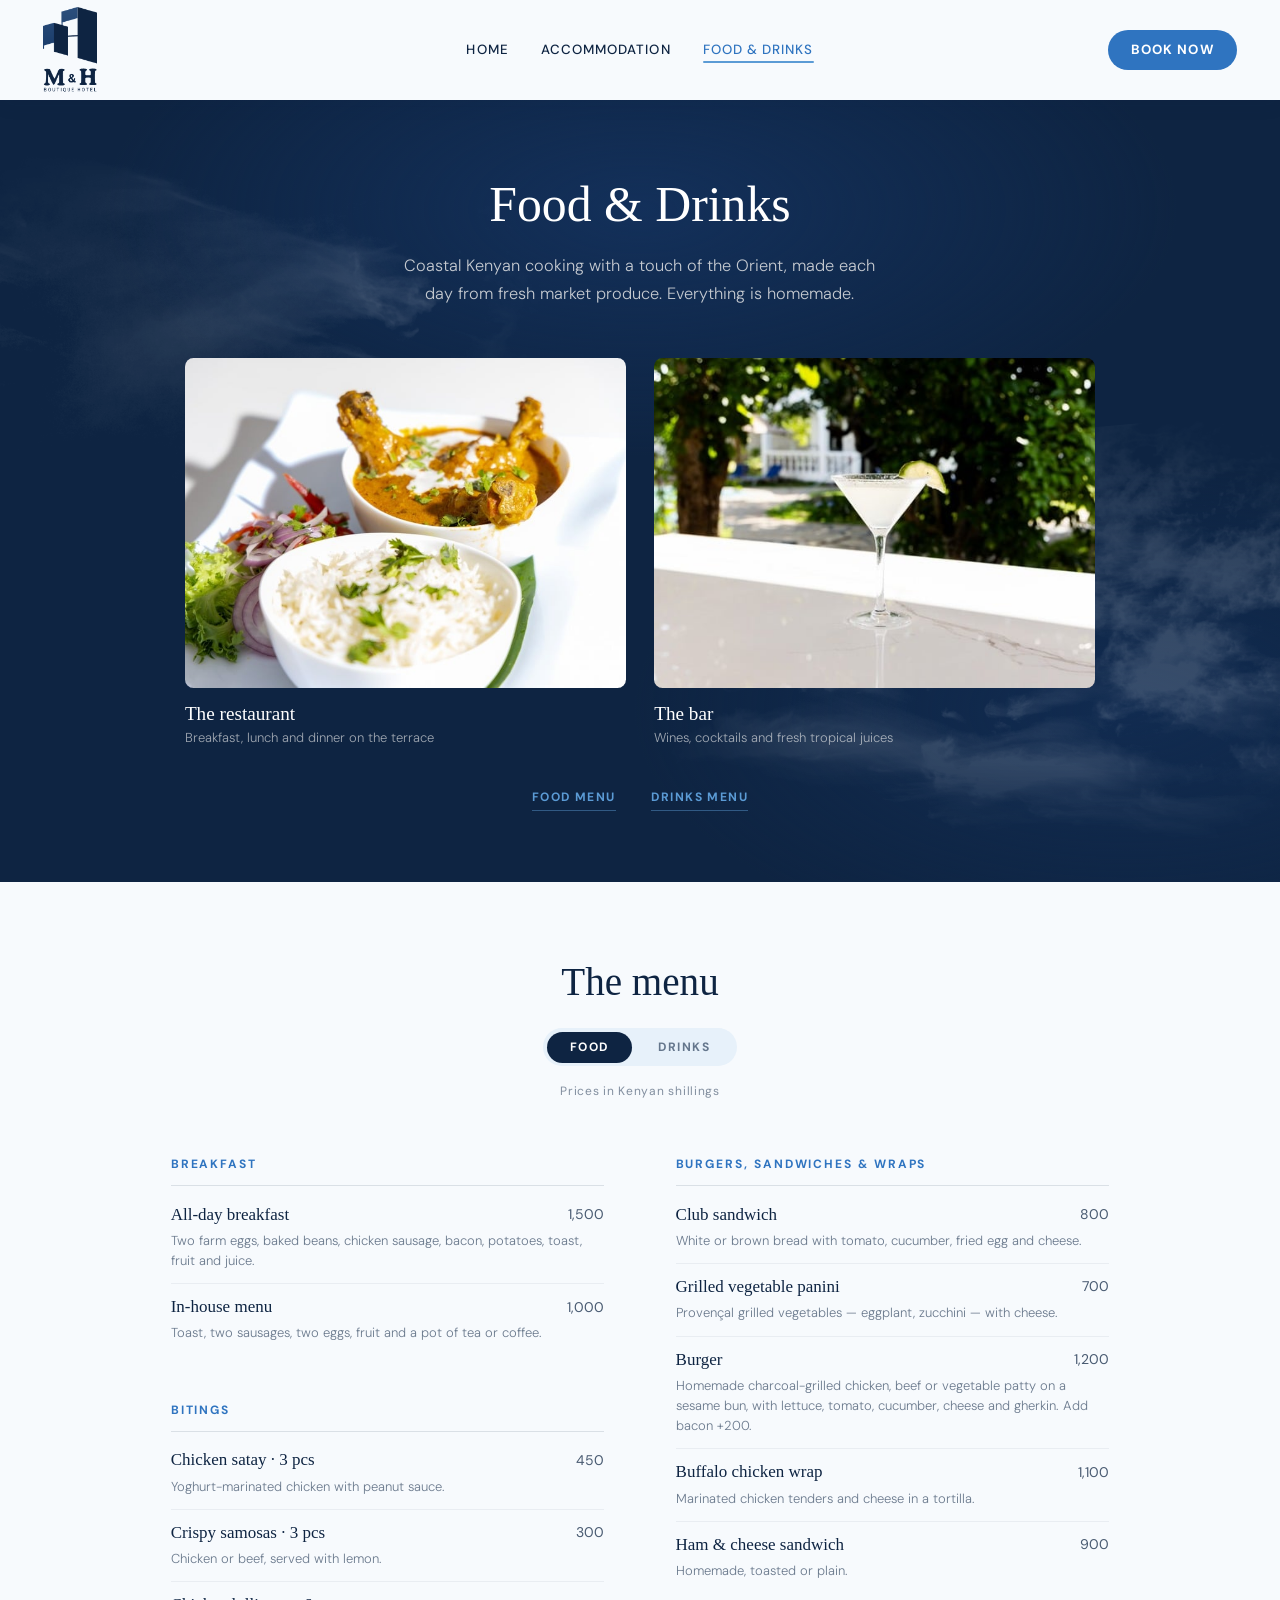
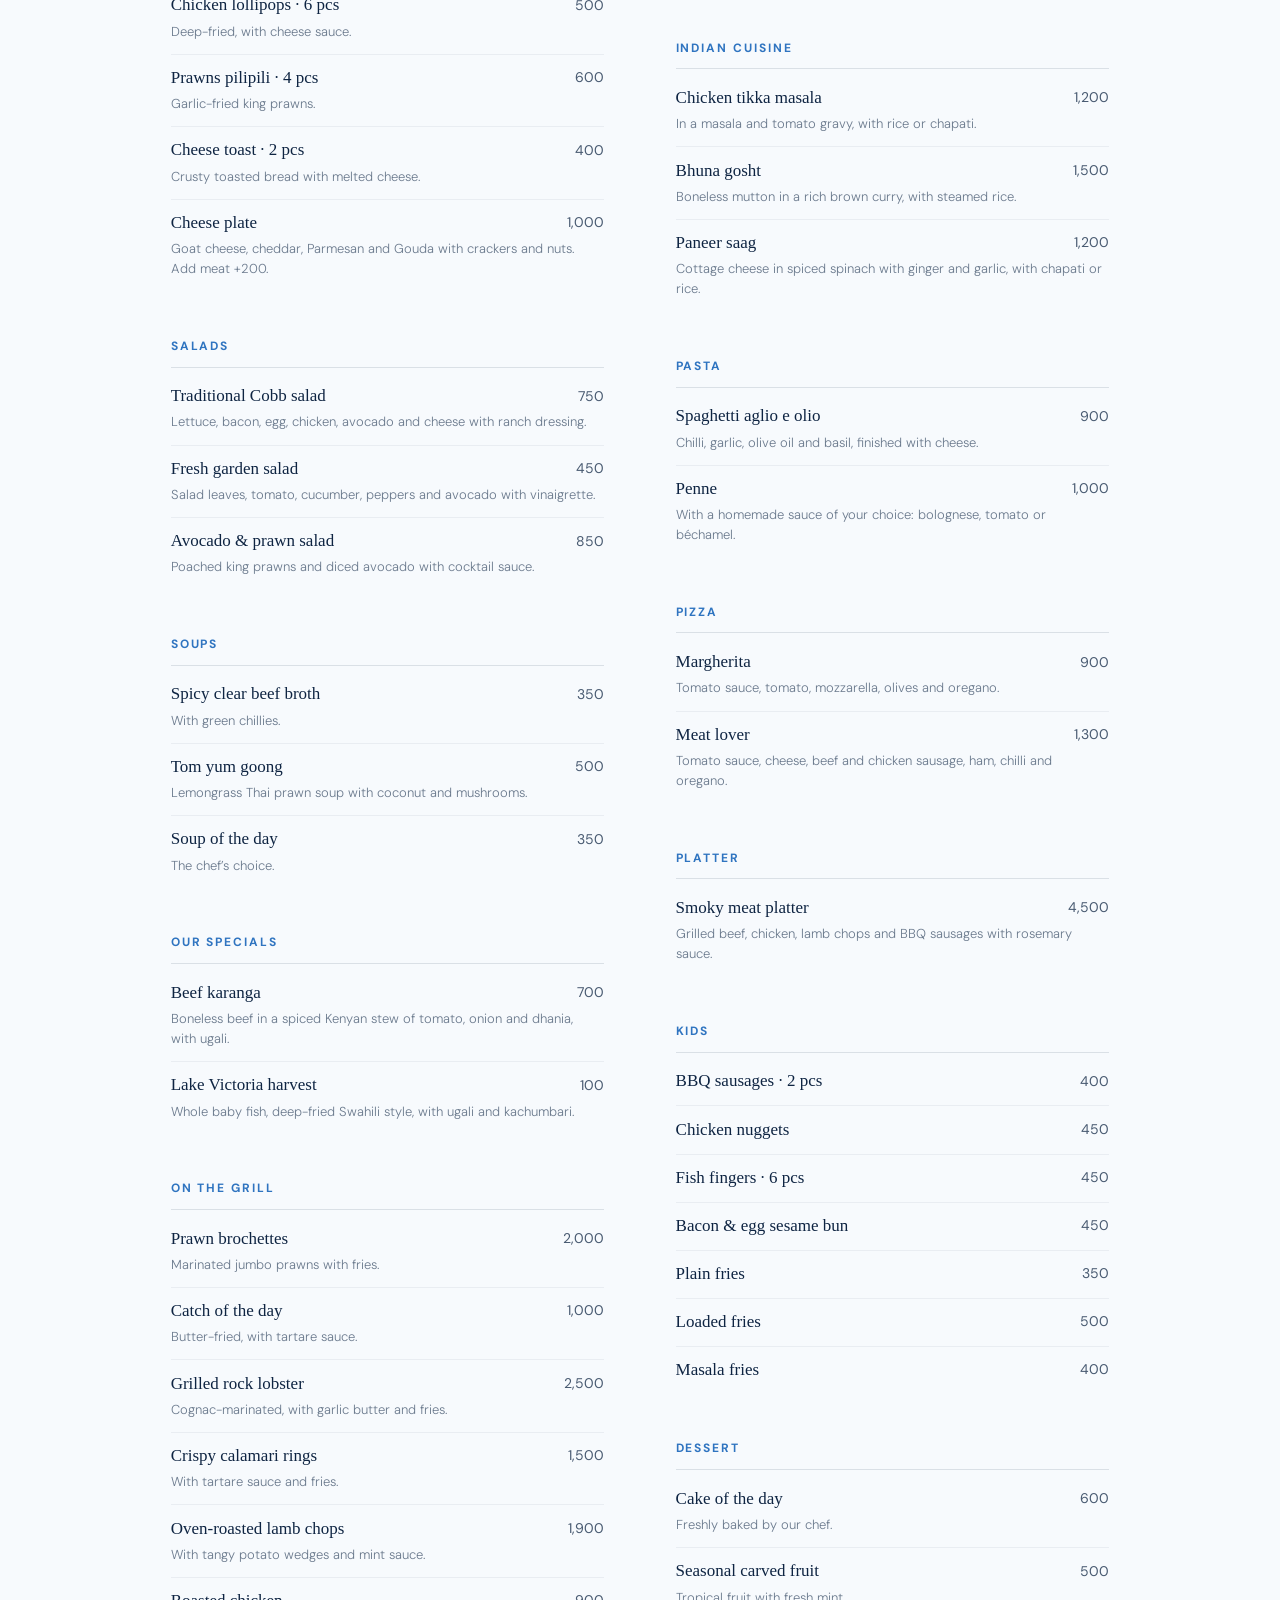
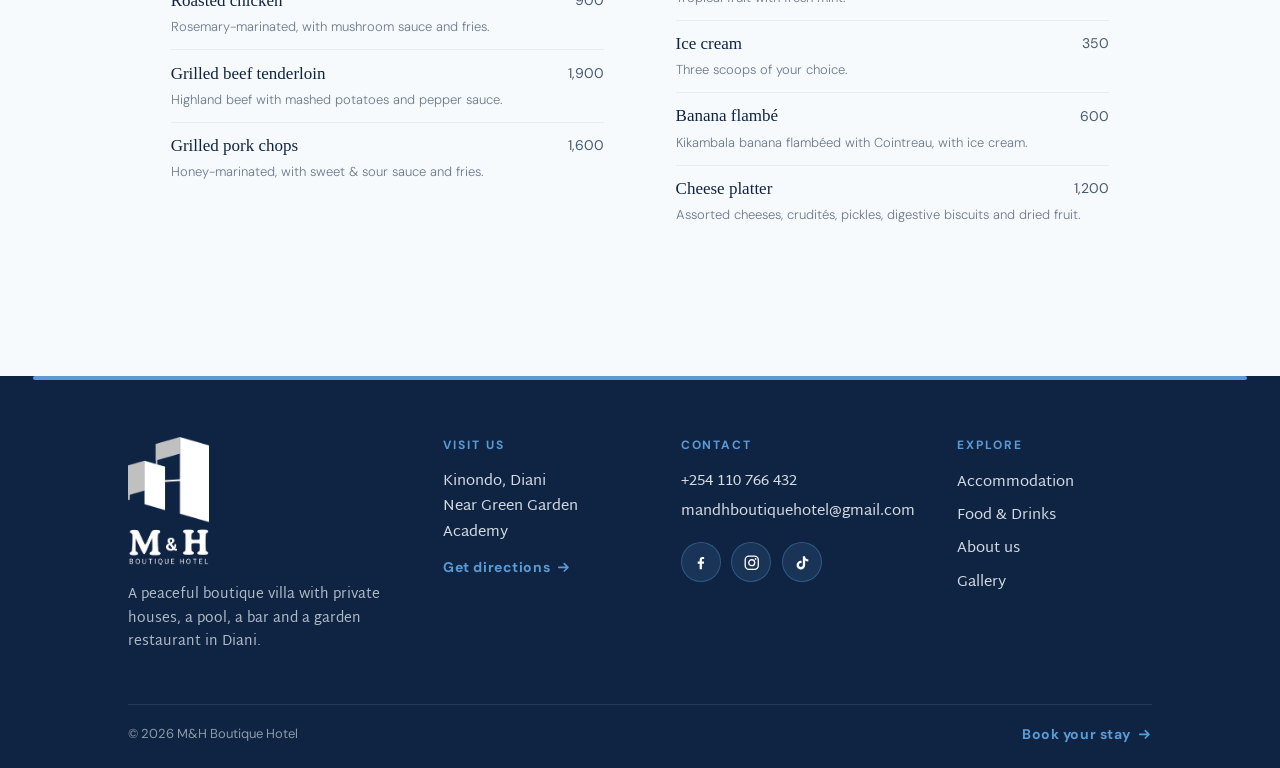
<file: food-drinks.html>
<!doctype html>
<html lang="en">
<head>
  <meta charset="utf-8">
  <meta name="viewport" content="width=device-width, initial-scale=1">
  <title>Food &amp; Drinks | M&amp;H Boutique Hotel, Diani Beach</title>
  <meta name="description" content="An all-day kitchen for breakfast, lunch and dinner, and a poolside bar serving drinks and cocktails on the terrace at M&amp;H Boutique Hotel, Diani Beach.">
  <!-- SEO -->
  <link rel="canonical" href="https://www.mandhboutiquehotel.com/food-drinks">
  <meta property="og:type" content="website">
  <meta property="og:site_name" content="M&amp;H Boutique Hotel">
  <meta property="og:title" content="Food &amp; Drinks | M&amp;H Boutique Hotel, Diani Beach">
  <meta property="og:description" content="An all-day kitchen for breakfast, lunch and dinner, and a poolside bar serving drinks and cocktails on the terrace at M&amp;H Boutique Hotel, Diani Beach.">
  <meta property="og:url" content="https://www.mandhboutiquehotel.com/food-drinks">
  <meta property="og:image" content="https://www.mandhboutiquehotel.com/assets/images/og/og-food-garden.jpg">
  <meta property="og:image:width" content="1200">
  <meta property="og:image:height" content="630">
  <meta property="og:image:type" content="image/jpeg">
  <meta property="og:image:alt" content="A waiter pouring sparkling wine for two guests at a garden table at M&amp;H Boutique Hotel">
  <meta property="og:locale" content="en_KE">
  <meta name="twitter:card" content="summary_large_image">
  <meta name="twitter:image:alt" content="A waiter pouring sparkling wine for two guests at a garden table at M&amp;H Boutique Hotel">
  <!-- /SEO -->
  <link rel="icon" type="image/png" href="assets/images/logo.png">
  <link rel="preconnect" href="https://fonts.googleapis.com">
  <link rel="preconnect" href="https://fonts.gstatic.com" crossorigin>
  <link href="https://fonts.googleapis.com/css2?family=DM+Sans:wght@300;400;700&family=Martel+Sans:wght@200;300;400;600;700&family=Tinos:ital,wght@0,400;0,700;1,400&display=swap" rel="stylesheet">
  <link rel="stylesheet" href="css/style.css">
</head>
<body>
<header class="site-header">
  <a class="brand" href="index.html" aria-label="M&amp;H Boutique Hotel, home">
    <img class="logo-light" src="assets/images/logo-stack.png" alt="" width="191" height="300">
    <img class="logo-dark" src="assets/images/logo-stack-navy.png" alt="" width="191" height="300">
  </a>
  <nav class="nav" id="site-nav" aria-label="Main">
    <a href="index.html">Home</a>
    <a href="accommodation.html">Accommodation</a>
    <a href="food-drinks.html" class="active" aria-current="page">Food &amp; Drinks</a>
    <a href="accommodation.html" class="nav-book">Book Now</a>
  </nav>
  <a href="accommodation.html" class="nav-cta">Book Now</a>
  <button class="nav-toggle" aria-label="Open menu" aria-controls="site-nav" aria-expanded="false"><span></span><span></span><span></span></button>
</header>
<main>

<section class="fd-intro sky-section" aria-labelledby="fd-title">
  <div class="sky-layer" aria-hidden="true">
    <img class="cirrus cirrus--wisp" src="assets/images/cirrus-wisp.webp" alt="">
    <img class="cirrus cirrus--streaks" src="assets/images/cirrus-streaks.webp" alt="" loading="lazy">
  </div>
  <div class="fd-wrap">
    <h1 id="fd-title">Food &amp; Drinks</h1>
    <p class="fd-lede">Coastal Kenyan cooking with a touch of the Orient, made each day from fresh market produce. Everything is homemade.</p>
    <div class="fd-photos">
      <figure>
        <img src="assets/images/d9fdf499817ea3582f7a265e28b551d8.jpg" alt="Grilled chicken with rice" loading="lazy">
        <figcaption>The restaurant<span>Breakfast, lunch and dinner on the terrace</span></figcaption>
      </figure>
      <figure>
        <img src="assets/images/e986a2f6874ca20af48845469426e3dc.jpg" alt="A cocktail on the bar" loading="lazy">
        <figcaption>The bar<span>Wines, cocktails and fresh tropical juices</span></figcaption>
      </figure>
    </div>
    <nav class="fd-jump" aria-label="Menus">
      <a href="#food">Food menu</a>
      <a href="#drinks">Drinks menu</a>
    </nav>
  </div>
</section>

<section class="menu" id="menu" aria-labelledby="menu-title">
  <div class="menu-wrap">
    <header class="menu-head">
      <h2 id="menu-title">The menu</h2>
      <div class="menu-tabs" role="tablist" aria-label="Menu">
        <button type="button" role="tab" id="tab-food" aria-controls="food" aria-selected="true">Food</button>
        <button type="button" role="tab" id="tab-drinks" aria-controls="drinks" aria-selected="false" tabindex="-1">Drinks</button>
      </div>
      <p class="menu-note">Prices in Kenyan shillings</p>
    </header>

    <div class="menu-panel" id="food" role="tabpanel" aria-labelledby="tab-food">
      <section class="mcat">
        <h3>Breakfast</h3>
        <ul>
          <li><span class="mi">All-day breakfast</span><span class="mp">1,500</span><p>Two farm eggs, baked beans, chicken sausage, bacon, potatoes, toast, fruit and juice.</p></li>
          <li><span class="mi">In-house menu</span><span class="mp">1,000</span><p>Toast, two sausages, two eggs, fruit and a pot of tea or coffee.</p></li>
        </ul>
      </section>
      <section class="mcat">
        <h3>Bitings</h3>
        <ul>
          <li><span class="mi">Chicken satay · 3 pcs</span><span class="mp">450</span><p>Yoghurt-marinated chicken with peanut sauce.</p></li>
          <li><span class="mi">Crispy samosas · 3 pcs</span><span class="mp">300</span><p>Chicken or beef, served with lemon.</p></li>
          <li><span class="mi">Chicken lollipops · 6 pcs</span><span class="mp">500</span><p>Deep-fried, with cheese sauce.</p></li>
          <li><span class="mi">Prawns pilipili · 4 pcs</span><span class="mp">600</span><p>Garlic-fried king prawns.</p></li>
          <li><span class="mi">Cheese toast · 2 pcs</span><span class="mp">400</span><p>Crusty toasted bread with melted cheese.</p></li>
          <li><span class="mi">Cheese plate</span><span class="mp">1,000</span><p>Goat cheese, cheddar, Parmesan and Gouda with crackers and nuts. Add meat +200.</p></li>
        </ul>
      </section>
      <section class="mcat">
        <h3>Salads</h3>
        <ul>
          <li><span class="mi">Traditional Cobb salad</span><span class="mp">750</span><p>Lettuce, bacon, egg, chicken, avocado and cheese with ranch dressing.</p></li>
          <li><span class="mi">Fresh garden salad</span><span class="mp">450</span><p>Salad leaves, tomato, cucumber, peppers and avocado with vinaigrette.</p></li>
          <li><span class="mi">Avocado &amp; prawn salad</span><span class="mp">850</span><p>Poached king prawns and diced avocado with cocktail sauce.</p></li>
        </ul>
      </section>
      <section class="mcat">
        <h3>Soups</h3>
        <ul>
          <li><span class="mi">Spicy clear beef broth</span><span class="mp">350</span><p>With green chillies.</p></li>
          <li><span class="mi">Tom yum goong</span><span class="mp">500</span><p>Lemongrass Thai prawn soup with coconut and mushrooms.</p></li>
          <li><span class="mi">Soup of the day</span><span class="mp">350</span><p>The chef’s choice.</p></li>
        </ul>
      </section>
      <section class="mcat">
        <h3>Our specials</h3>
        <ul>
          <li><span class="mi">Beef karanga</span><span class="mp">700</span><p>Boneless beef in a spiced Kenyan stew of tomato, onion and dhania, with ugali.</p></li>
          <li><span class="mi">Lake Victoria harvest</span><span class="mp">100</span><p>Whole baby fish, deep-fried Swahili style, with ugali and kachumbari.</p></li>
        </ul>
      </section>
      <section class="mcat">
        <h3>On the grill</h3>
        <ul>
          <li><span class="mi">Prawn brochettes</span><span class="mp">2,000</span><p>Marinated jumbo prawns with fries.</p></li>
          <li><span class="mi">Catch of the day</span><span class="mp">1,000</span><p>Butter-fried, with tartare sauce.</p></li>
          <li><span class="mi">Grilled rock lobster</span><span class="mp">2,500</span><p>Cognac-marinated, with garlic butter and fries.</p></li>
          <li><span class="mi">Crispy calamari rings</span><span class="mp">1,500</span><p>With tartare sauce and fries.</p></li>
          <li><span class="mi">Oven-roasted lamb chops</span><span class="mp">1,900</span><p>With tangy potato wedges and mint sauce.</p></li>
          <li><span class="mi">Roasted chicken</span><span class="mp">900</span><p>Rosemary-marinated, with mushroom sauce and fries.</p></li>
          <li><span class="mi">Grilled beef tenderloin</span><span class="mp">1,900</span><p>Highland beef with mashed potatoes and pepper sauce.</p></li>
          <li><span class="mi">Grilled pork chops</span><span class="mp">1,600</span><p>Honey-marinated, with sweet &amp; sour sauce and fries.</p></li>
        </ul>
      </section>
      <section class="mcat">
        <h3>Burgers, sandwiches &amp; wraps</h3>
        <ul>
          <li><span class="mi">Club sandwich</span><span class="mp">800</span><p>White or brown bread with tomato, cucumber, fried egg and cheese.</p></li>
          <li><span class="mi">Grilled vegetable panini</span><span class="mp">700</span><p>Provençal grilled vegetables — eggplant, zucchini — with cheese.</p></li>
          <li><span class="mi">Burger</span><span class="mp">1,200</span><p>Homemade charcoal-grilled chicken, beef or vegetable patty on a sesame bun, with lettuce, tomato, cucumber, cheese and gherkin. Add bacon +200.</p></li>
          <li><span class="mi">Buffalo chicken wrap</span><span class="mp">1,100</span><p>Marinated chicken tenders and cheese in a tortilla.</p></li>
          <li><span class="mi">Ham &amp; cheese sandwich</span><span class="mp">900</span><p>Homemade, toasted or plain.</p></li>
        </ul>
      </section>
      <section class="mcat">
        <h3>Indian cuisine</h3>
        <ul>
          <li><span class="mi">Chicken tikka masala</span><span class="mp">1,200</span><p>In a masala and tomato gravy, with rice or chapati.</p></li>
          <li><span class="mi">Bhuna gosht</span><span class="mp">1,500</span><p>Boneless mutton in a rich brown curry, with steamed rice.</p></li>
          <li><span class="mi">Paneer saag</span><span class="mp">1,200</span><p>Cottage cheese in spiced spinach with ginger and garlic, with chapati or rice.</p></li>
        </ul>
      </section>
      <section class="mcat">
        <h3>Pasta</h3>
        <ul>
          <li><span class="mi">Spaghetti aglio e olio</span><span class="mp">900</span><p>Chilli, garlic, olive oil and basil, finished with cheese.</p></li>
          <li><span class="mi">Penne</span><span class="mp">1,000</span><p>With a homemade sauce of your choice: bolognese, tomato or béchamel.</p></li>
        </ul>
      </section>
      <section class="mcat">
        <h3>Pizza</h3>
        <ul>
          <li><span class="mi">Margherita</span><span class="mp">900</span><p>Tomato sauce, tomato, mozzarella, olives and oregano.</p></li>
          <li><span class="mi">Meat lover</span><span class="mp">1,300</span><p>Tomato sauce, cheese, beef and chicken sausage, ham, chilli and oregano.</p></li>
        </ul>
      </section>
      <section class="mcat">
        <h3>Platter</h3>
        <ul>
          <li><span class="mi">Smoky meat platter</span><span class="mp">4,500</span><p>Grilled beef, chicken, lamb chops and BBQ sausages with rosemary sauce.</p></li>
        </ul>
      </section>
      <section class="mcat">
        <h3>Kids</h3>
        <ul>
          <li><span class="mi">BBQ sausages · 2 pcs</span><span class="mp">400</span></li>
          <li><span class="mi">Chicken nuggets</span><span class="mp">450</span></li>
          <li><span class="mi">Fish fingers · 6 pcs</span><span class="mp">450</span></li>
          <li><span class="mi">Bacon &amp; egg sesame bun</span><span class="mp">450</span></li>
          <li><span class="mi">Plain fries</span><span class="mp">350</span></li>
          <li><span class="mi">Loaded fries</span><span class="mp">500</span></li>
          <li><span class="mi">Masala fries</span><span class="mp">400</span></li>
        </ul>
      </section>
      <section class="mcat">
        <h3>Dessert</h3>
        <ul>
          <li><span class="mi">Cake of the day</span><span class="mp">600</span><p>Freshly baked by our chef.</p></li>
          <li><span class="mi">Seasonal carved fruit</span><span class="mp">500</span><p>Tropical fruit with fresh mint.</p></li>
          <li><span class="mi">Ice cream</span><span class="mp">350</span><p>Three scoops of your choice.</p></li>
          <li><span class="mi">Banana flambé</span><span class="mp">600</span><p>Kikambala banana flambéed with Cointreau, with ice cream.</p></li>
          <li><span class="mi">Cheese platter</span><span class="mp">1,200</span><p>Assorted cheeses, crudités, pickles, digestive biscuits and dried fruit.</p></li>
        </ul>
      </section>
    </div>

    <div class="menu-panel" id="drinks" role="tabpanel" aria-labelledby="tab-drinks">
      <section class="mcat">
        <h3>Cocktails</h3>
        <ul>
          <li><span class="mi">Mojito</span><span class="mp">700</span><p>Light rum, lime, sugar syrup, mint, soda.</p></li>
          <li><span class="mi">Piña colada</span><span class="mp">800</span><p>Light rum, Malibu, pineapple, coconut cream.</p></li>
          <li><span class="mi">Tequila sunrise</span><span class="mp">800</span><p>Tequila, orange juice, grenadine.</p></li>
          <li><span class="mi">Blue lagoon</span><span class="mp">700</span><p>Vodka, blue curaçao, Sprite.</p></li>
          <li><span class="mi">Cosmopolitan</span><span class="mp">850</span></li>
          <li><span class="mi">Negroni</span><span class="mp">800</span><p>Gin, Campari, sweet vermouth.</p></li>
          <li><span class="mi">Strawberry daiquiri</span><span class="mp">900</span><p>Strawberry purée, lime, light rum.</p></li>
          <li><span class="mi">Dawa</span><span class="mp">800</span><p>Vodka, honey, fresh lime.</p></li>
          <li><span class="mi">Long Island</span><span class="mp">1,200</span><p>Vodka, gin, triple sec, light rum, tequila.</p></li>
          <li><span class="mi">7 &amp; 7</span><span class="mp">900</span><p>Whisky, lime, a dash of Sprite.</p></li>
          <li><span class="mi">Whiskey sour</span><span class="mp">700</span><p>Bourbon, egg white, syrup, lime.</p></li>
          <li><span class="mi">Bloody Mary</span><span class="mp">850</span><p>Vodka, tomato juice, black pepper, Worcestershire, Tabasco, salt.</p></li>
          <li><span class="mi">Margarita</span><span class="mp">800</span><p>Tequila, Cointreau, lime, salted rim.</p></li>
        </ul>
      </section>
      <section class="mcat">
        <h3>Soft drinks</h3>
        <ul>
          <li><span class="mi">Sodas</span><span class="mp">150</span></li>
          <li><span class="mi">Red Bull</span><span class="mp">350</span></li>
          <li><span class="mi">Still water · 500 ml</span><span class="mp">100</span></li>
          <li><span class="mi">Still water · 1 L</span><span class="mp">200</span></li>
          <li><span class="mi">Sparkling water · 1 L</span><span class="mp">250</span></li>
          <li><span class="mi">Del Monte juices</span><span class="mp">500</span></li>
        </ul>
      </section>
      <section class="mcat">
        <h3>Beers &amp; ciders</h3>
        <ul>
          <li><span class="mi">Local beers</span><span class="mp">350</span></li>
          <li><span class="mi">Heineken</span><span class="mp">500</span></li>
          <li><span class="mi">Savanna</span><span class="mp">450</span></li>
          <li><span class="mi">Guarana</span><span class="mp">450</span></li>
          <li><span class="mi">Black Ice</span><span class="mp">450</span></li>
          <li><span class="mi">Pineapple Punch</span><span class="mp">450</span></li>
        </ul>
      </section>
      <section class="mcat">
        <h3>Mocktails</h3>
        <ul>
          <li><span class="mi">Virgin piña colada</span><span class="mp">600</span></li>
          <li><span class="mi">Virgin mojito</span><span class="mp">600</span></li>
          <li><span class="mi">Virgin dawa</span><span class="mp">600</span></li>
          <li><span class="mi">Virgin Bloody Mary</span><span class="mp">700</span></li>
          <li><span class="mi">Shirley Temple</span><span class="mp">500</span></li>
          <li><span class="mi">Lemonade</span><span class="mp">600</span></li>
        </ul>
      </section>
      <section class="mcat mcat--wide">
        <h3>Spirits</h3>
        <div class="liquor">
          <table>
            <thead><tr><th scope="col">Whisky &amp; cognac</th><th scope="col">Tot</th><th scope="col">Bottle</th></tr></thead>
            <tbody>
              <tr><th scope="row">Johnnie Walker Black · 1 L</th><td>550</td><td>8,000</td></tr>
              <tr><th scope="row">Johnnie Walker Black · 450 ml</th><td>550</td><td>6,500</td></tr>
              <tr><th scope="row">Johnnie Walker Double Black · 1 L</th><td>600</td><td>12,000</td></tr>
              <tr><th scope="row">Johnnie Walker Double Black · 750 ml</th><td>600</td><td>9,000</td></tr>
              <tr><th scope="row">Johnnie Walker Red Label · 750 ml</th><td>400</td><td>5,000</td></tr>
              <tr><th scope="row">Jack Daniel’s · 750 ml</th><td>450</td><td>7,000</td></tr>
              <tr><th scope="row">Grant’s · 750 ml</th><td>400</td><td>4,000</td></tr>
              <tr><th scope="row">Famous Grouse · 1 L</th><td>550</td><td>5,500</td></tr>
              <tr><th scope="row">Glenlivet 12 · 750 ml</th><td>550</td><td>9,000</td></tr>
              <tr><th scope="row">Ballantine’s · 750 ml</th><td>500</td><td>6,000</td></tr>
              <tr><th scope="row">Jameson · 750 ml</th><td>300</td><td>6,000</td></tr>
              <tr><th scope="row">Monkey Shoulder · 1 L</th><td>600</td><td>11,000</td></tr>
              <tr><th scope="row">Chivas Regal 12 · 750 ml</th><td>400</td><td>7,500</td></tr>
              <tr><th scope="row">Hennessy VS · 750 ml</th><td>800</td><td>16,300</td></tr>
            </tbody>
          </table>
          <table>
            <thead><tr><th scope="col">Vodka &amp; gin</th><th scope="col">Tot</th><th scope="col">Bottle</th></tr></thead>
            <tbody>
              <tr><th scope="row">Cîroc · 750 ml</th><td>400</td><td>9,000</td></tr>
              <tr><th scope="row">Absolut · 750 ml</th><td>400</td><td>5,500</td></tr>
              <tr><th scope="row">Smirnoff</th><td>300</td><td>4,000</td></tr>
              <tr><th scope="row">Gordon’s · 750 ml</th><td>300</td><td>3,500</td></tr>
              <tr><th scope="row">Tanqueray</th><td>400</td><td>6,700</td></tr>
              <tr><th scope="row">Bombay Sapphire · 750 ml</th><td>400</td><td>5,500</td></tr>
              <tr><th scope="row">Hendrick’s · 1 L</th><td>600</td><td>11,500</td></tr>
              <tr><th scope="row">Hendrick’s · 750 ml</th><td>600</td><td>10,000</td></tr>
              <tr><th scope="row">Malfy Gin · 750 ml</th><td>400</td><td>7,000</td></tr>
            </tbody>
          </table>
          <table>
            <thead><tr><th scope="col">Rum</th><th scope="col">Tot</th><th scope="col">Bottle</th></tr></thead>
            <tbody>
              <tr><th scope="row">Captain Morgan Gold · 750 ml</th><td>350</td><td>3,000</td></tr>
              <tr><th scope="row">Captain Morgan Spiced · 750 ml</th><td>300</td><td>4,500</td></tr>
              <tr><th scope="row">Bacardi White · 750 ml</th><td>300</td><td>5,200</td></tr>
              <tr><th scope="row">Bacardi Gold · 750 ml</th><td>350</td><td>5,000</td></tr>
              <tr><th scope="row">Havana Club 7 · 750 ml</th><td>350</td><td>6,500</td></tr>
            </tbody>
          </table>
          <table>
            <thead><tr><th scope="col">Tequila</th><th scope="col">Tot</th><th scope="col">Bottle</th></tr></thead>
            <tbody>
              <tr><th scope="row">Don Julio Gold · 750 ml</th><td>600</td><td>10,500</td></tr>
              <tr><th scope="row">Don Julio Silver · 750 ml</th><td>500</td><td>12,000</td></tr>
              <tr><th scope="row">Jose Cuervo Silver · 750 ml</th><td>400</td><td>6,500</td></tr>
              <tr><th scope="row">Jose Cuervo Gold · 750 ml</th><td>400</td><td>6,500</td></tr>
            </tbody>
          </table>
          <table>
            <thead><tr><th scope="col">Liqueurs &amp; aperitifs</th><th scope="col">Tot</th><th scope="col">Bottle</th></tr></thead>
            <tbody>
              <tr><th scope="row">Baileys · 750 ml</th><td>400</td><td>5,500</td></tr>
              <tr><th scope="row">Southern Comfort · 750 ml</th><td>300</td><td>7,500</td></tr>
              <tr><th scope="row">Jägermeister · 1 L</th><td>400</td><td>7,500</td></tr>
              <tr><th scope="row">Cointreau · 750 ml</th><td>400</td><td>6,500</td></tr>
              <tr><th scope="row">Kahlúa · 750 ml</th><td>300</td><td>5,500</td></tr>
              <tr><th scope="row">Aperol · 750 ml</th><td>400</td><td>6,500</td></tr>
              <tr><th scope="row">Campari · 750 ml</th><td>300</td><td>7,500</td></tr>
              <tr><th scope="row">Martini Bianco · 750 ml</th><td>400</td><td>5,500</td></tr>
              <tr><th scope="row">Martini Rosso</th><td>400</td><td>6,000</td></tr>
              <tr><th scope="row">Ricard</th><td>300</td><td>5,000</td></tr>
            </tbody>
          </table>
        </div>
      </section>
      <p class="menu-foot">Please drink responsibly.</p>
    </div>
  </div>
</section>

</main>
<footer class="site-footer">
  <div class="footer-rule"></div>
  <div class="footer-main">
    <div class="footer-brand">
      <a href="index.html" aria-label="M&amp;H Boutique Hotel, home"><img src="assets/images/logo-stack.png" alt="M&amp;H Boutique Hotel" width="191" height="300" loading="lazy"></a>
      <p>A peaceful boutique villa with private houses, a pool, a bar and a garden restaurant in Diani.</p>
    </div>
    <div class="footer-col">
      <h4>Visit us</h4>
      <p>Kinondo, Diani<br>Near Green Garden Academy</p>
      <a class="footer-arrow" href="https://www.google.com/maps/dir/?api=1&amp;destination=-4.3723307,39.5253217" target="_blank" rel="noopener">Get directions <svg viewBox="0 0 16 16" aria-hidden="true"><path d="M3 8h10M9 4l4 4-4 4"/></svg></a>
    </div>
    <div class="footer-col">
      <h4>Contact</h4>
      <a class="footer-contact" href="tel:+254110766432">+254 110 766 432</a>
      <a class="footer-contact" href="mailto:mandhboutiquehotel@gmail.com">mandhboutiquehotel@gmail.com</a>
      <div class="footer-social">
        <a href="https://www.facebook.com/profile.php?id=61596350830116" target="_blank" rel="noopener" aria-label="M&amp;H Boutique Hotel on Facebook"><svg viewBox="0 0 24 24" aria-hidden="true"><path fill="currentColor" d="M13.6 21v-7.6h2.6l.4-3h-3V8.5c0-.9.3-1.5 1.5-1.5h1.6V4.3c-.3 0-1.2-.1-2.3-.1-2.3 0-3.9 1.4-3.9 4v2.2H7.9v3h2.6V21h3.1z"/></svg></a>
        <a href="https://www.instagram.com/mandh_boutique_hotel/" target="_blank" rel="noopener" aria-label="M&amp;H Boutique Hotel on Instagram"><svg viewBox="0 0 24 24" aria-hidden="true"><rect x="3" y="3" width="18" height="18" rx="5.2" fill="none" stroke="currentColor" stroke-width="1.8"/><circle cx="12" cy="12" r="4.1" fill="none" stroke="currentColor" stroke-width="1.8"/><circle cx="17.3" cy="6.7" r="1.15" fill="currentColor"/></svg></a>
        <a href="https://www.tiktok.com/@mandhboutiquehotel" target="_blank" rel="noopener" aria-label="M&amp;H Boutique Hotel on TikTok"><svg viewBox="0 0 24 24" aria-hidden="true"><path fill="currentColor" d="M16.6 3h-3.1v12.2a2.7 2.7 0 1 1-2.7-2.7c.3 0 .6 0 .9.1V9.4a5.9 5.9 0 1 0 5 5.8V9a7.4 7.4 0 0 0 4.3 1.4V7.3A4.4 4.4 0 0 1 16.6 3z"/></svg></a>
      </div>
    </div>
    <nav class="footer-col" aria-label="Footer">
      <h4>Explore</h4>
      <ul class="footer-nav">
        <li><a href="accommodation.html">Accommodation</a></li>
        <li><a href="food-drinks.html">Food &amp; Drinks</a></li>
        <li><a href="about-us.html">About us</a></li>
        <li><a href="gallery.html">Gallery</a></li>
      </ul>
    </nav>
  </div>
  <div class="footer-bottom">
    <p>&copy; <span class="footer-year">2026</span> M&amp;H Boutique Hotel</p>
    <a class="footer-arrow" href="accommodation.html">Book your stay <svg viewBox="0 0 16 16" aria-hidden="true"><path d="M3 8h10M9 4l4 4-4 4"/></svg></a>
  </div>
</footer>
<script src="js/analytics.js" defer></script>
<script src="js/main.js"></script>
</body>
</html>
</file>
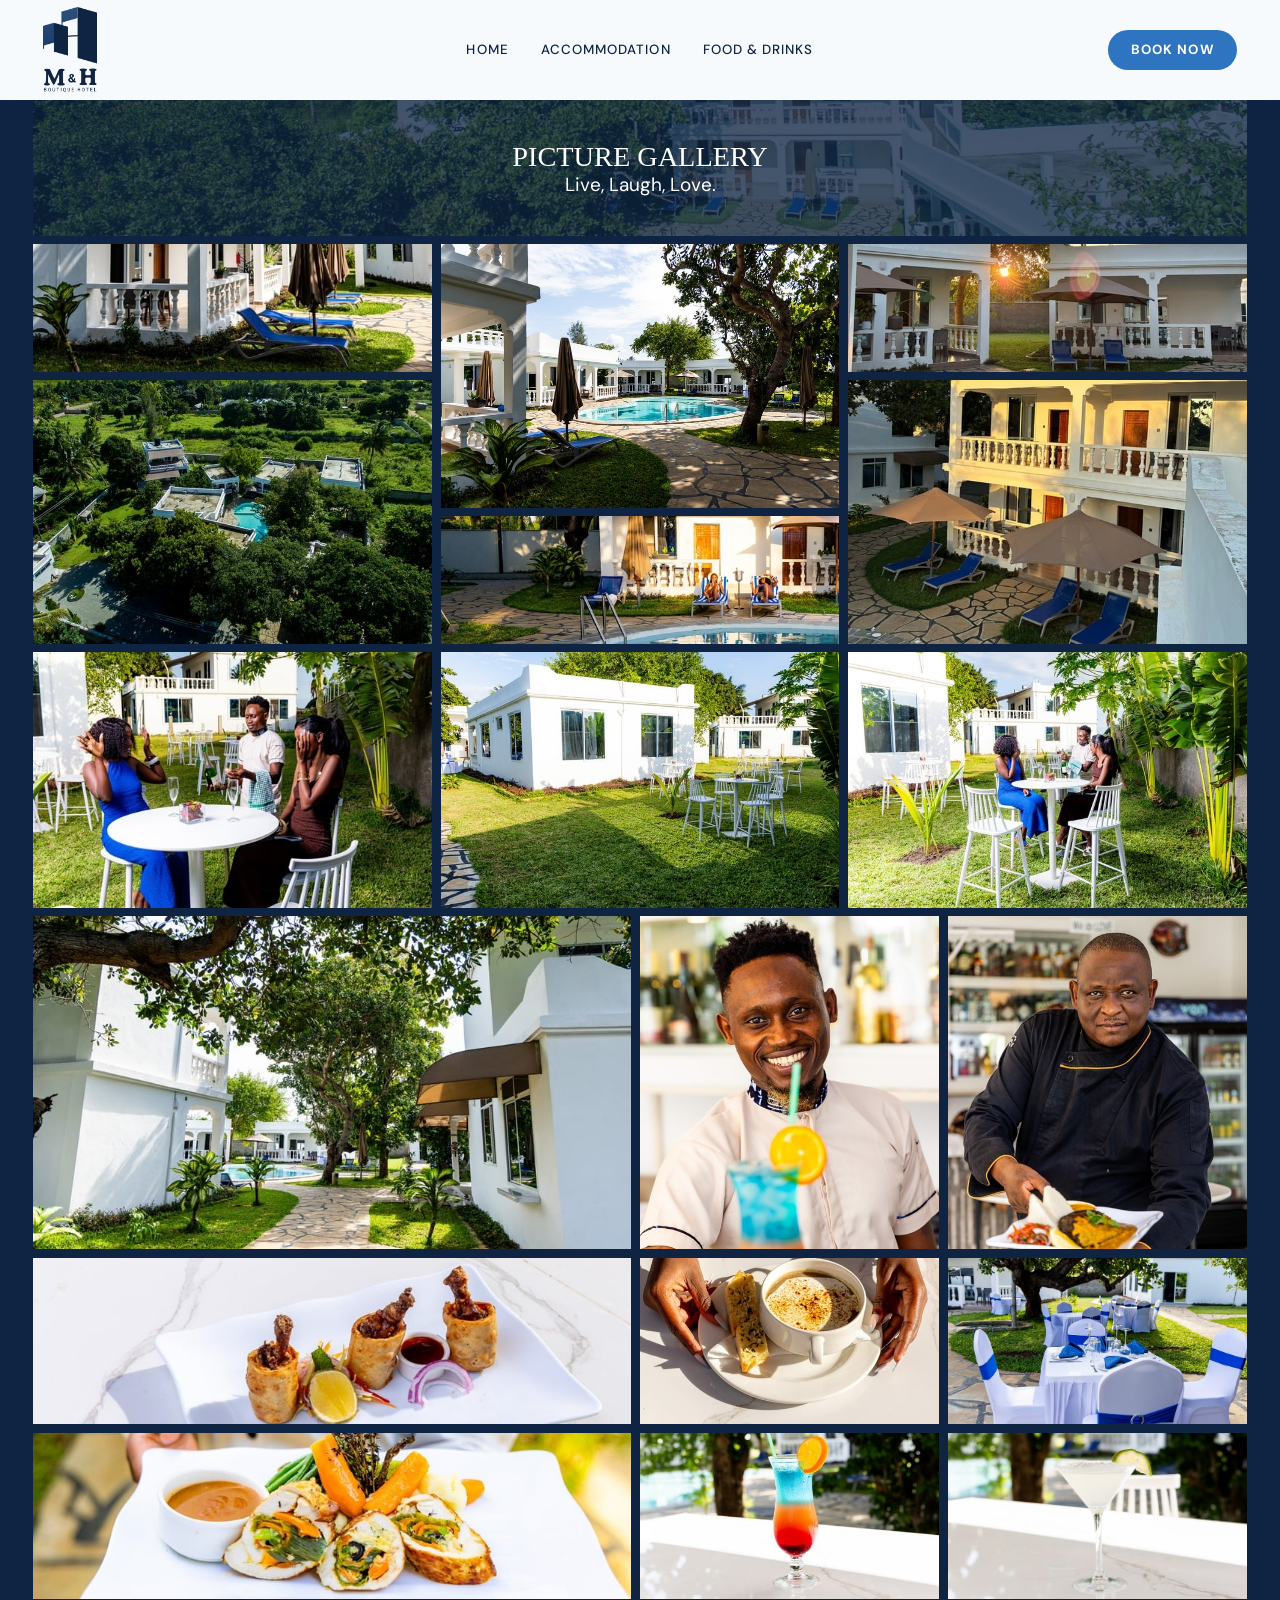
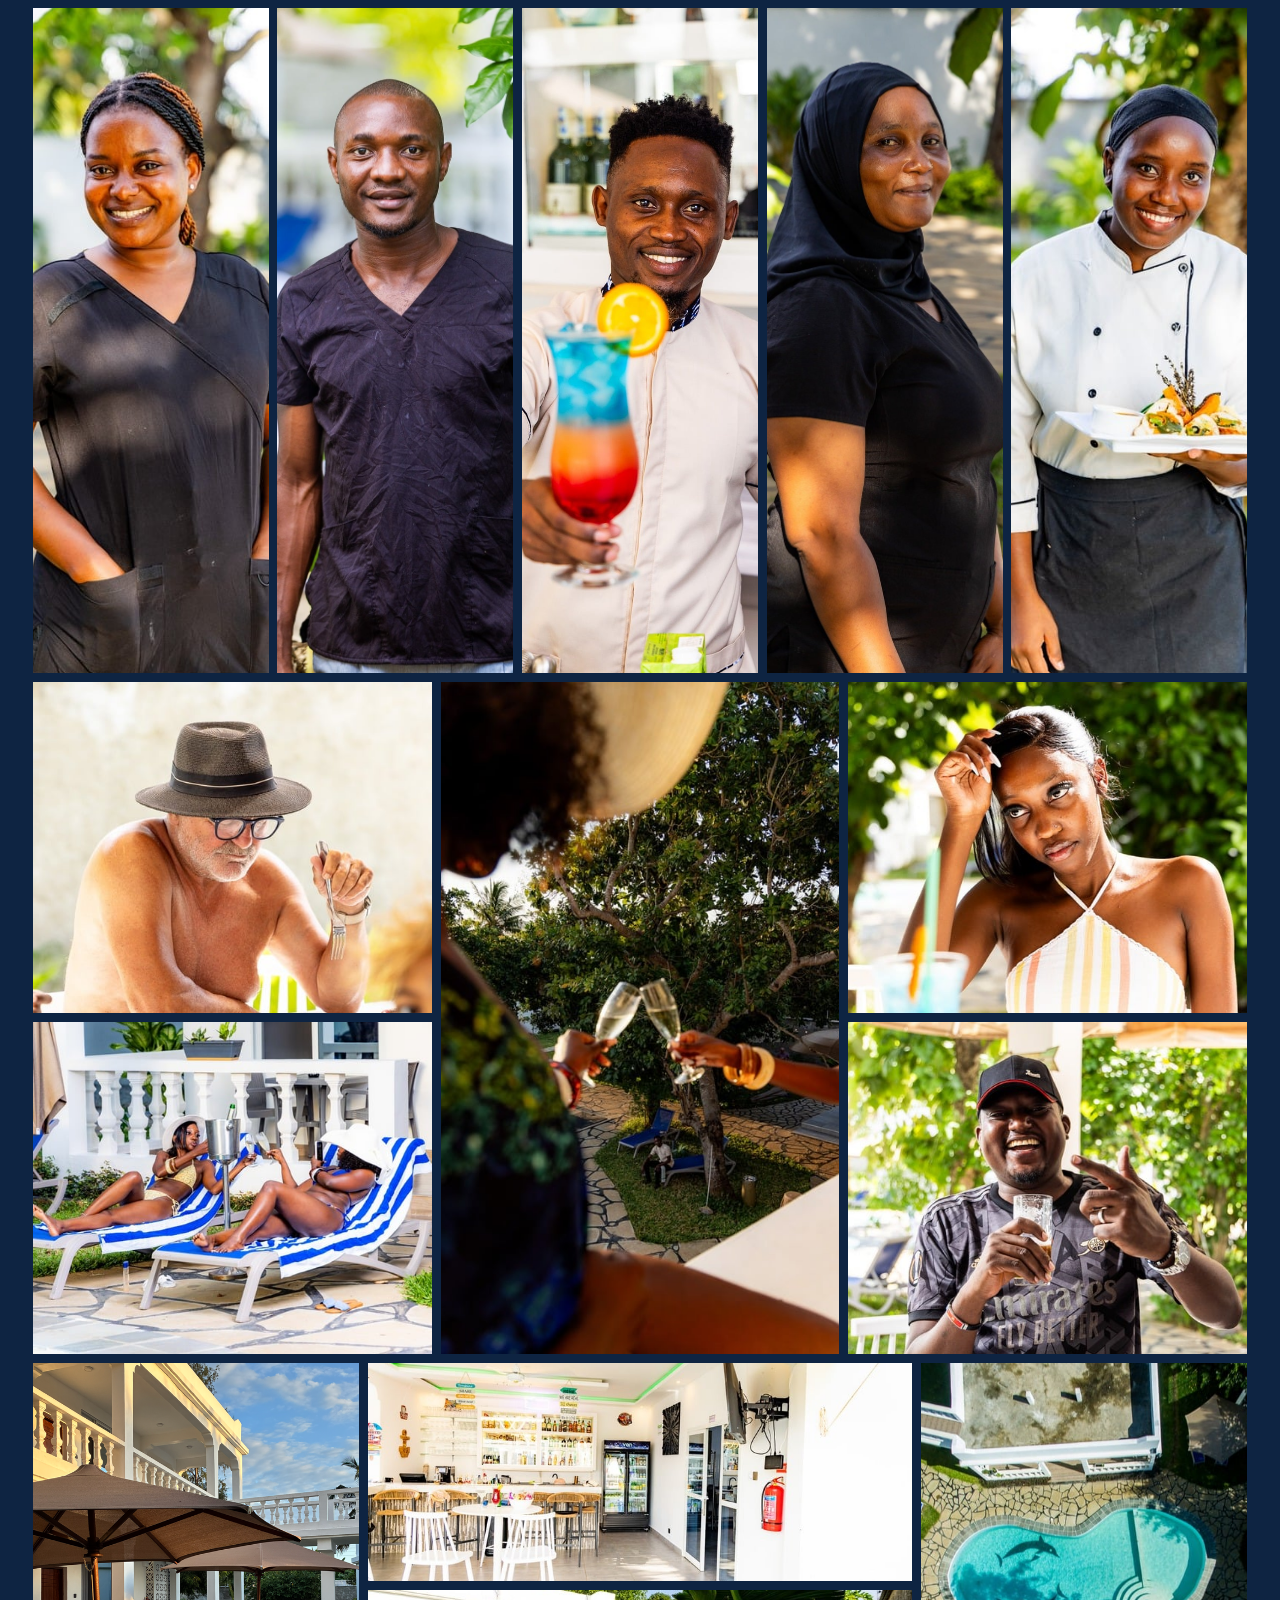
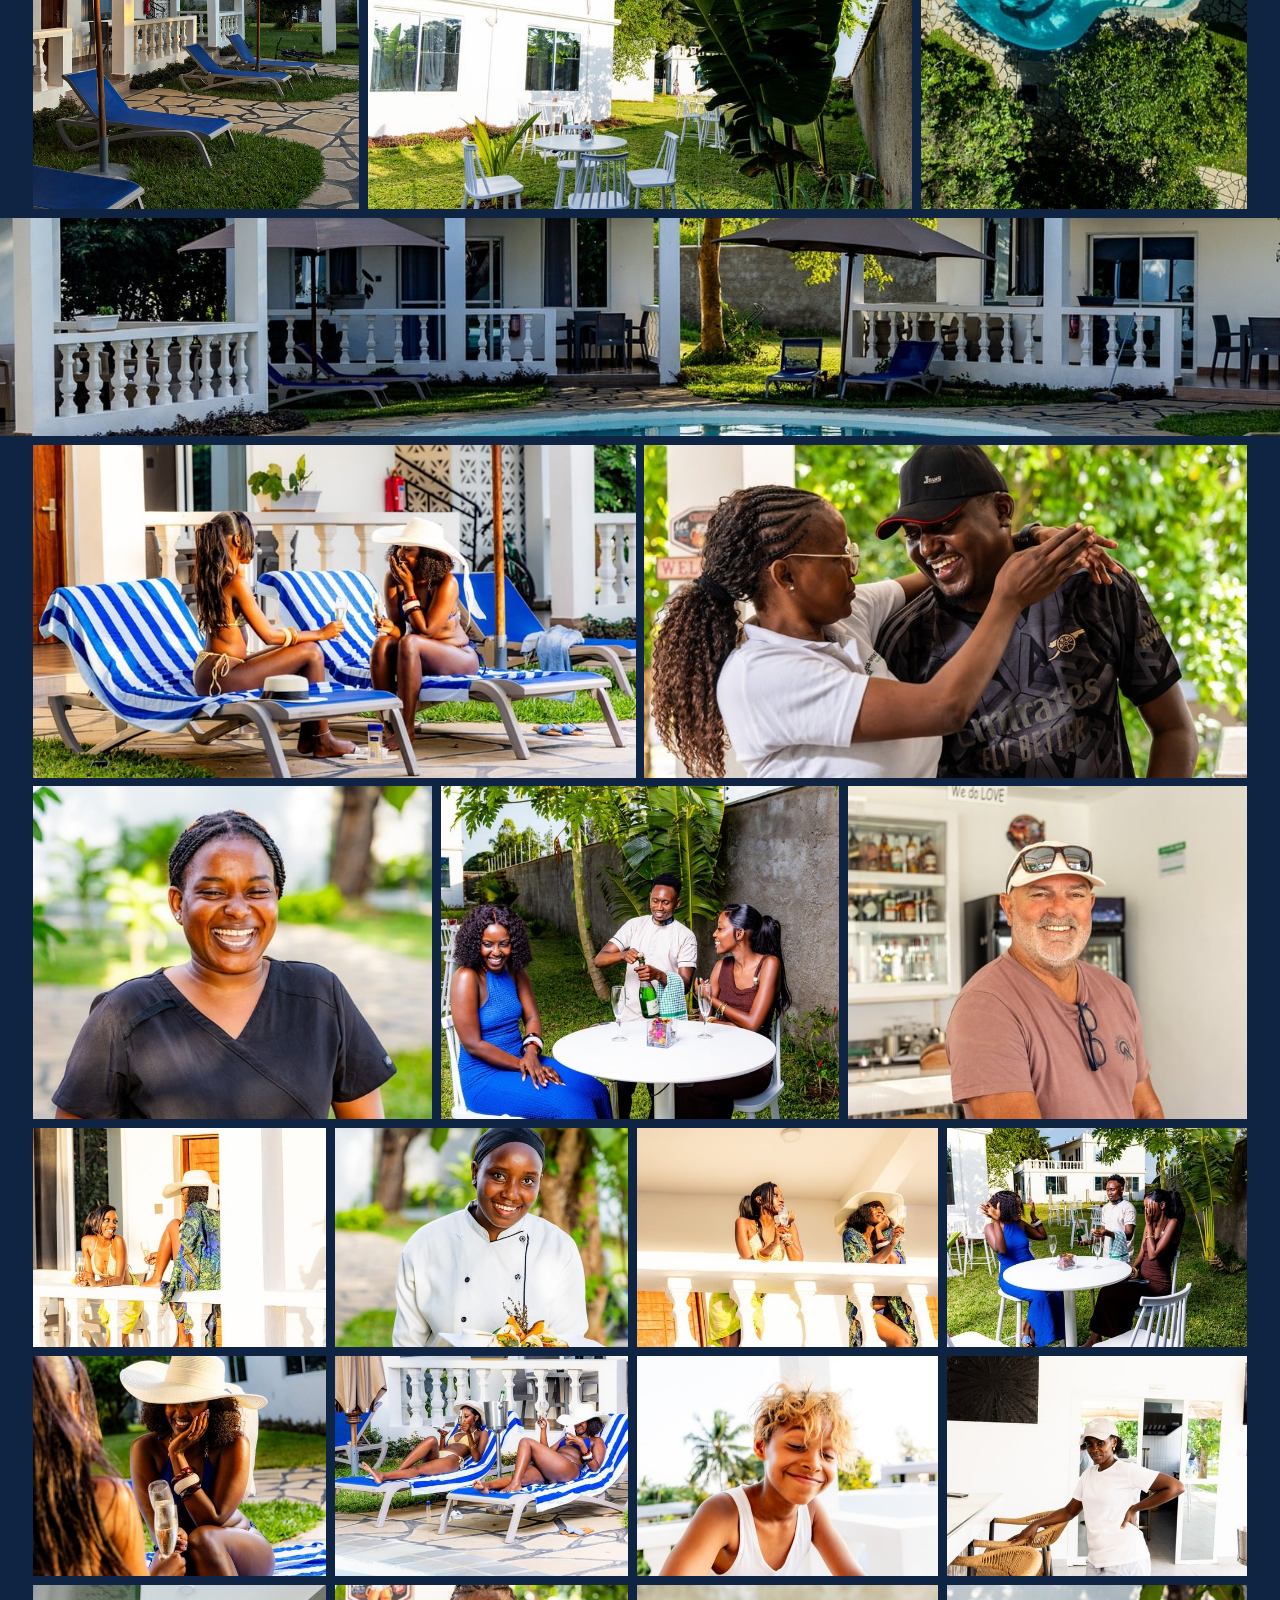
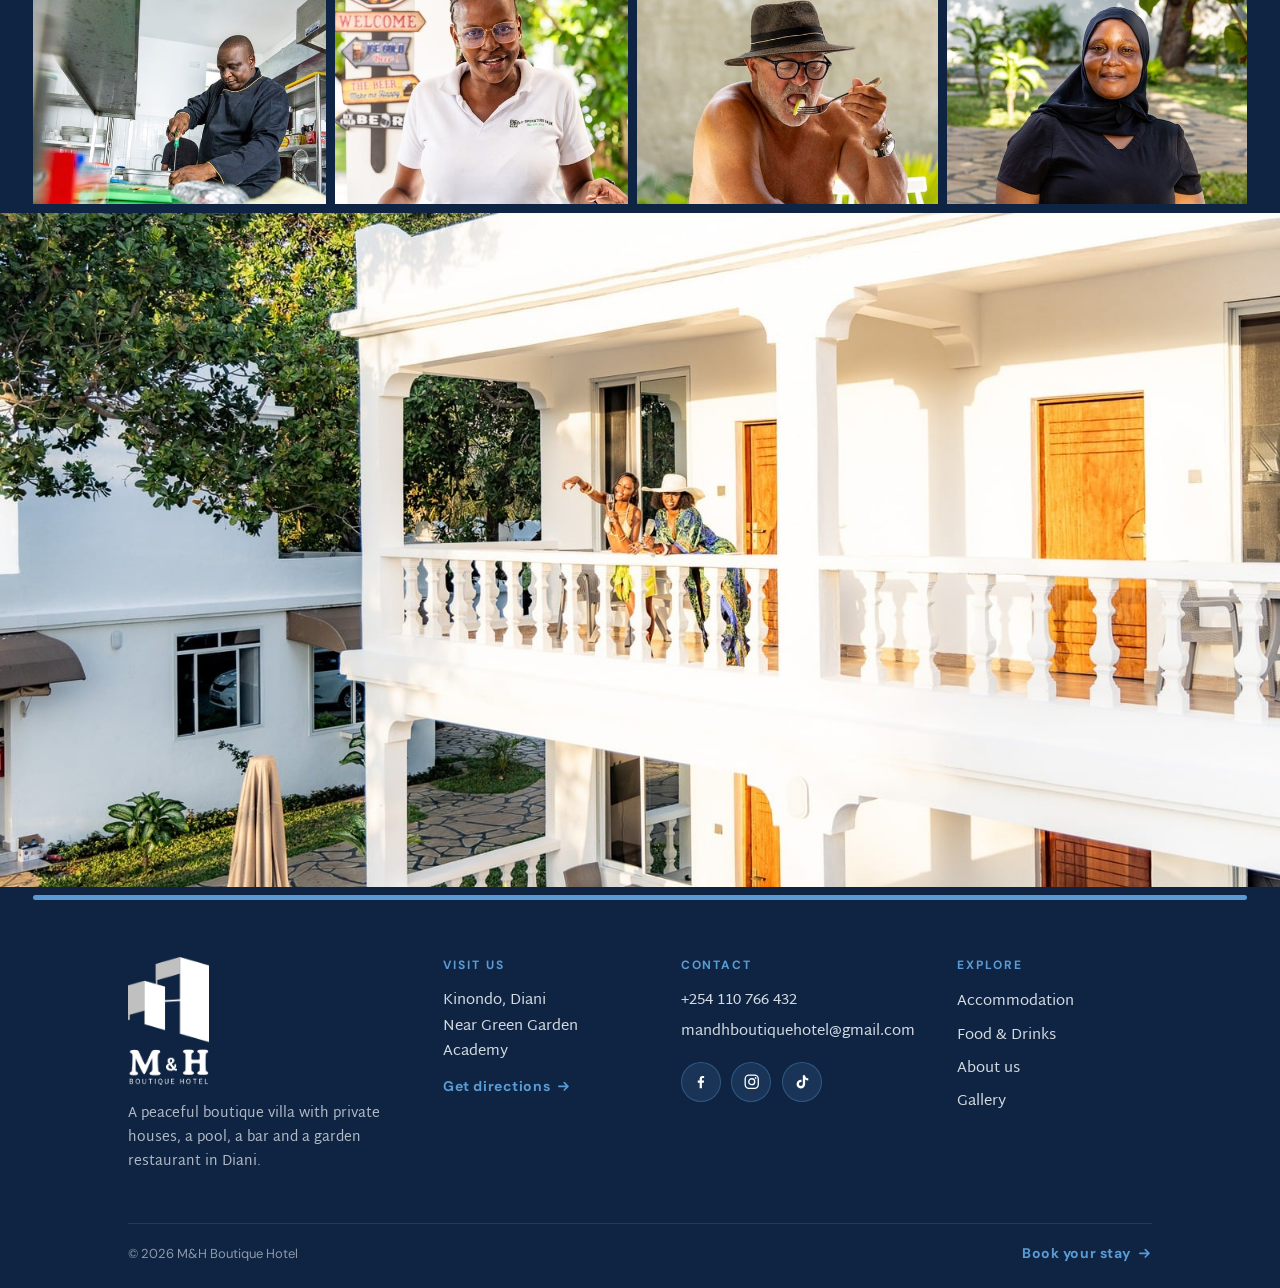
<file: gallery.html>
<!doctype html>
<html lang="en">
<head>
  <meta charset="utf-8">
  <meta name="viewport" content="width=device-width, initial-scale=1">
  <title>Photo Gallery | M&amp;H Boutique Hotel, Diani Beach</title>
  <meta name="description" content="Photos of the pool, villas, studios, houses, bar, food and gardens at M&amp;H Boutique Hotel in Kinondo, just outside Diani Beach, Kenya.">
  <!-- SEO -->
  <link rel="canonical" href="https://www.mandhboutiquehotel.com/gallery">
  <meta property="og:type" content="website">
  <meta property="og:site_name" content="M&amp;H Boutique Hotel">
  <meta property="og:title" content="Photo Gallery | M&amp;H Boutique Hotel, Diani Beach">
  <meta property="og:description" content="Photos of the pool, villas, studios, houses, bar, food and gardens at M&amp;H Boutique Hotel in Kinondo, just outside Diani Beach, Kenya.">
  <meta property="og:url" content="https://www.mandhboutiquehotel.com/gallery">
  <meta property="og:image" content="https://www.mandhboutiquehotel.com/assets/images/og/og-aerial.jpg">
  <meta property="og:image:width" content="1200">
  <meta property="og:image:height" content="630">
  <meta property="og:image:type" content="image/jpeg">
  <meta property="og:image:alt" content="Aerial view of M&amp;H Boutique Hotel's villa and pool surrounded by trees in Kinondo, Diani">
  <meta property="og:locale" content="en_KE">
  <meta name="twitter:card" content="summary_large_image">
  <meta name="twitter:image:alt" content="Aerial view of M&amp;H Boutique Hotel's villa and pool surrounded by trees in Kinondo, Diani">
  <!-- /SEO -->
  <link rel="icon" type="image/png" href="assets/images/logo.png">
  <link rel="preconnect" href="https://fonts.googleapis.com">
  <link rel="preconnect" href="https://fonts.gstatic.com" crossorigin>
  <link href="https://fonts.googleapis.com/css2?family=DM+Sans:wght@300;400;700&family=Martel+Sans:wght@200;300;400;600;700&family=Tinos:ital,wght@0,400;0,700;1,400&display=swap" rel="stylesheet">
  <link rel="stylesheet" href="css/style.css">
</head>
<body>
<header class="site-header">
  <a class="brand" href="index.html" aria-label="M&amp;H Boutique Hotel, home">
    <img class="logo-light" src="assets/images/logo-stack.png" alt="" width="191" height="300">
    <img class="logo-dark" src="assets/images/logo-stack-navy.png" alt="" width="191" height="300">
  </a>
  <nav class="nav" id="site-nav" aria-label="Main">
    <a href="index.html">Home</a>
    <a href="accommodation.html">Accommodation</a>
    <a href="food-drinks.html">Food &amp; Drinks</a>
    <a href="accommodation.html" class="nav-book">Book Now</a>
  </nav>
  <a href="accommodation.html" class="nav-cta">Book Now</a>
  <button class="nav-toggle" aria-label="Open menu" aria-controls="site-nav" aria-expanded="false"><span></span><span></span><span></span></button>
</header>
<main>

<section class="gallery-banner page-banner">
  <div class="ph bg-photo" style="aspect-ratio:1363/153"><img src="assets/images/f05913477ff116f89220225b3059a58d.jpg" alt="Aerial view of the villa and pool among the trees at M&amp;H Boutique Hotel, Kinondo, Diani" style="left:0.00%;top:-393.46%;width:100.00%;height:667.97%" loading="lazy"></div>
  <h1>Picture gallery</h1>
  <p>Live, Laugh, Love.</p>
</section>
<div class="g-block g1">
    <div class="ph" style="aspect-ratio:449/143"><img src="assets/images/e4dd137b079a18bb6522ab2f3dcca6f2.jpg" alt="Two-storey white villa with balconies and a sun umbrella in the garden" style="left:0.00%;top:-255.24%;width:100.00%;height:470.63%" loading="lazy"></div>
    <div class="ph span-r2" style="aspect-ratio:449/297"><img src="assets/images/7d4f1cb732c4eea95bf6a6293d6b8d45.jpg" alt="Pool surrounded by white villas, umbrellas and a large shade tree" style="left:-0.67%;top:-0.67%;width:100.45%;height:101.35%" loading="lazy"></div>
    <div class="ph" style="aspect-ratio:449/143"><img src="assets/images/c3d04f5e46885f3bc7bde3fb1c4789ec.jpg" alt="Sunset over the pool and terrace" style="left:0.00%;top:-181.82%;width:100.00%;height:418.18%" loading="lazy"></div>
    <div class="ph span-r2" style="aspect-ratio:449/296"><img src="assets/images/f82f6d1d2933652aba3ef032f96da6b5.jpg" alt="Drone view of the hotel among green fields and bush near Diani" style="left:-15.81%;top:-22.97%;width:121.38%;height:138.18%" loading="lazy"></div>
    <div class="ph span-r2" style="aspect-ratio:449/296"><img src="assets/images/11dc54cfed32a29c304a35561724daf0.jpg" alt="Villa balconies above the pool deck with loungers and umbrellas" style="left:0.00%;top:-71.96%;width:100.00%;height:202.03%" loading="lazy"></div>
    <div class="ph" style="aspect-ratio:449/143"><img src="assets/images/873fb158f30ad5e3cf6ad25b29971156.jpg" alt="Two-storey villa reflected in the swimming pool" style="left:0.00%;top:-139.16%;width:100.00%;height:418.88%" loading="lazy"></div>
    <div class="ph" style="aspect-ratio:449/287"><img src="assets/images/2f14581ba18662954adc414350614f79.jpg" alt="Guests sharing drinks at a table in the garden" style="left:0.00%;top:-67.25%;width:100.00%;height:234.49%" loading="lazy"></div>
    <div class="ph" style="aspect-ratio:449/287"><img src="assets/images/8d5bfd98ba7b2a6bf5a265f6ee4b5ce1.jpg" alt="White cottages on a lawn with garden tables" style="left:-12.03%;top:-14.98%;width:118.93%;height:124.04%" loading="lazy"></div>
    <div class="ph" style="aspect-ratio:449/287"><img src="assets/images/a895c98551bcb215a0d257e0114eeb29.jpg" alt="Guests at a garden table beside the cottages and banana plants" style="left:-6.24%;top:-14.98%;width:122.05%;height:127.18%" loading="lazy"></div>
</div>
<div class="g-block g2">
    <div class="ph" style="aspect-ratio:673/374"><img src="assets/images/2c041cca3c7a6ad93669e3170258c180.jpg" alt="Shaded path between the white cottages under a large tree" style="left:0.00%;top:-15.24%;width:100.00%;height:120.05%" loading="lazy"></div>
    <div class="ph" style="aspect-ratio:337/374"><img src="assets/images/4d07eb45fa997dfc9a2359b46aeee34e.jpg" alt="Smiling bartender holding a layered blue cocktail" style="left:0.00%;top:-28.88%;width:100.00%;height:134.76%" loading="lazy"></div>
    <div class="ph" style="aspect-ratio:337/374"><img src="assets/images/24b40ea8c2b685684d86dd30aea1c210.jpg" alt="Chef presenting a plated meal at the bar" style="left:0.00%;top:-6.95%;width:100.00%;height:134.76%" loading="lazy"></div>
    <div class="ph" style="aspect-ratio:673/187"><img src="assets/images/618dc468eef28078d1bece5bb9eeb399.jpg" alt="Plated starter of spring rolls with lemon and dipping sauce" style="left:0.00%;top:-51.87%;width:100.00%;height:240.11%" loading="lazy"></div>
    <div class="ph" style="aspect-ratio:337/187"><img src="assets/images/e9339c8f5aa4979dbf4d6e10f10393de.jpg" alt="Bowl of soup served with bread" style="left:0.00%;top:-85.03%;width:100.00%;height:269.52%" loading="lazy"></div>
    <div class="ph" style="aspect-ratio:337/187"><img src="assets/images/06fa75a8a4d2d37ccbe31b5e3d972ff4.jpg" alt="Garden tables laid with white cloths and blue sashes for an event" style="left:0.00%;top:-10.16%;width:100.00%;height:119.79%" loading="lazy"></div>
    <div class="ph" style="aspect-ratio:673/187"><img src="assets/images/d8c324f2c0335bf06ec4e35a167b3918.jpg" alt="Chef holding a plate of stuffed chicken rolls with vegetables and sauce" style="left:0.00%;top:-84.49%;width:100.00%;height:240.11%" loading="lazy"></div>
    <div class="ph" style="aspect-ratio:337/187"><img src="assets/images/6d17394af4aaaa0de747a82f6a0e08b9.jpg" alt="Layered blue and orange cocktail on the bar, garden behind" style="left:0.00%;top:-106.42%;width:100.00%;height:270.05%" loading="lazy"></div>
    <div class="ph" style="aspect-ratio:337/187"><img src="assets/images/27f5d1524e3c90f6204b8e3e4f91523b.jpg" alt="Martini glass on a white bar counter under the trees" style="left:0.00%;top:-105.35%;width:100.00%;height:232.62%" loading="lazy"></div>
</div>
<div class="g-block g3">
    <div class="ph" style="aspect-ratio:265/748"><img src="assets/images/09ab35d16c9873d5d75f4f6959886012.jpg" alt="Smiling team member in a black uniform in the garden" style="left:-43.77%;top:-1.07%;width:193.21%;height:102.67%" loading="lazy"></div>
    <div class="ph" style="aspect-ratio:265/748"><img src="assets/images/496e8c9e7afe14ae883ad1284bbc066d.jpg" alt="Team member standing in the garden" style="left:-55.09%;top:-15.37%;width:220.00%;height:116.98%" loading="lazy"></div>
    <div class="ph" style="aspect-ratio:265/748"><img src="assets/images/823c65e1f31d705e9a34fb516b5b1251.jpg" alt="Bartender raising a cocktail at the M&amp;H bar" style="left:-63.77%;top:-27.14%;width:242.26%;height:128.74%" loading="lazy"></div>
    <div class="ph" style="aspect-ratio:265/748"><img src="assets/images/192b4fcecc0088439b5d12002011a80d.jpg" alt="Team member in a black headscarf in the garden" style="left:-66.04%;top:-1.07%;width:224.91%;height:119.52%" loading="lazy"></div>
    <div class="ph" style="aspect-ratio:265/748"><img src="assets/images/ccb9571779aca1b58d2d4a0abc18db26.jpg" alt="Chef in a white jacket holding a plated dish in the garden" style="left:-46.79%;top:-1.07%;width:193.21%;height:102.67%" loading="lazy"></div>
</div>
<div class="g-block g4">
    <div class="ph" style="aspect-ratio:449/373"><img src="assets/images/12aa57ba1752c3f75227bc6994079cde.jpg" alt="Guest in a hat enjoying a meal at a table" style="left:0.00%;top:-26.27%;width:100.00%;height:180.43%" loading="lazy"></div>
    <div class="ph span-r2" style="aspect-ratio:449/757"><img src="assets/images/0abee30af4f5ae7d62cd12dd85a9dae6.jpg" alt="Guests raising glasses of sparkling wine" style="left:-3.79%;top:0.00%;width:112.47%;height:100.00%" loading="lazy"></div>
    <div class="ph" style="aspect-ratio:449/373"><img src="assets/images/9ab3c0bd7b2f4e26b786286dddfbd3b6.jpg" alt="Guest with a layered cocktail in the garden" style="left:0.00%;top:-40.21%;width:100.00%;height:180.43%" loading="lazy"></div>
    <div class="ph" style="aspect-ratio:449/373"><img src="assets/images/0208a19bc921c8911df64573b51c8161.jpg" alt="Guests relaxing on striped sun loungers by the pool" style="left:0.00%;top:-39.95%;width:100.00%;height:180.43%" loading="lazy"></div>
    <div class="ph" style="aspect-ratio:449/373"><img src="assets/images/36c9c940de61539d5113e7b6b7b7e209.jpg" alt="Laughing guest with a drink" style="left:0.00%;top:-39.95%;width:100.00%;height:180.43%" loading="lazy"></div>
</div>
<div class="g-block g5">
    <div class="ph span-r2" style="aspect-ratio:367/503"><img src="assets/images/7db804157ca02a6e9a20dec6826ce314.png" alt="Pool terrace with umbrellas and blue loungers below the villa balconies" style="left:-1.36%;top:0.00%;width:102.72%;height:100.00%" loading="lazy"></div>
    <div class="ph" style="aspect-ratio:612/246"><img src="assets/images/023465f1c769bf05f1beb4fcbf06a841.jpg" alt="The bar and lounge with high stools and stocked shelves" style="left:0.00%;top:-32.93%;width:100.00%;height:165.85%" loading="lazy"></div>
    <div class="ph span-r2" style="aspect-ratio:367/503"><img src="assets/images/1b68c4aa04f41ecfe4c20c4c55d78387.jpg" alt="Overhead drone view of the curved pool and garden at M&amp;H Boutique Hotel" style="left:-37.60%;top:0.00%;width:182.83%;height:100.00%" loading="lazy"></div>
    <div class="ph" style="aspect-ratio:612/246"><img src="assets/images/e8b77e42aa0233d00be155302373772b.jpg" alt="Garden tables on the lawn beside the white cottages" style="left:0.00%;top:-52.44%;width:100.00%;height:165.85%" loading="lazy"></div>
</div>
<div class="g-full" style="height:15.375rem"><div class="ph" style="aspect-ratio:1440/246"><img src="assets/images/21afaf4888b60dd1f6c59b99dfb00ef1.jpg" alt="Pool in front of the cottage houses" style="left:0.00%;top:-142.68%;width:100.00%;height:390.24%" loading="lazy"></div></div>
<div class="g-block g6">
    <div class="ph" style="aspect-ratio:678/374"><img src="assets/images/2d0278694637d3ac33f3a9fe2b4cce01.jpg" alt="Guests sunbathing on striped loungers by the cottages" style="left:0.00%;top:-10.43%;width:100.00%;height:120.86%" loading="lazy"></div>
    <div class="ph" style="aspect-ratio:678/374"><img src="assets/images/e8a7540e81043ee33923ad6070e74a24.jpg" alt="Staff member warmly greeting a guest" style="left:0.00%;top:-0.80%;width:100.00%;height:120.86%" loading="lazy"></div>
    <div class="ph" style="aspect-ratio:445/374"><img src="assets/images/5cbb2128e9125a1a7e78e2a3bc0aea2a.jpg" alt="Smiling team member in a black uniform" style="left:0.00%;top:-14.17%;width:100.00%;height:178.61%" loading="lazy"></div>
    <div class="ph" style="aspect-ratio:455/374"><img src="assets/images/2f075e4f56b11f22d6240124cdf74c99.jpg" alt="Waiter pouring sparkling wine for two guests at a garden table" style="left:-9.01%;top:0.00%;width:123.30%;height:100.00%" loading="lazy"></div>
    <div class="ph" style="aspect-ratio:445/374"><img src="assets/images/e163c5ae9948af0174bc3b9b24453b5b.jpg" alt="Guest at the bar counter" style="left:0.00%;top:-39.30%;width:100.00%;height:178.61%" loading="lazy"></div>
</div>
<div class="g-block g7">
    <div class="ph" style="aspect-ratio:330/247"><img src="assets/images/aa8fc4c73378095c45e545427c5b46f5.jpg" alt="Guests chatting on a villa balcony" style="left:0.00%;top:-50.20%;width:100.00%;height:200.40%" loading="lazy"></div>
    <div class="ph" style="aspect-ratio:330/247"><img src="assets/images/f71b82425b9beb4c0724c22d327e55cc.jpg" alt="Chef in a white jacket presenting a plated dish" style="left:0.00%;top:-25.91%;width:100.00%;height:200.40%" loading="lazy"></div>
    <div class="ph" style="aspect-ratio:337/247"><img src="assets/images/a78613ce66042f5a2e29b49e36662247.jpg" alt="Two guests on a villa balcony" style="left:0.00%;top:-39.68%;width:100.00%;height:204.45%" loading="lazy"></div>
    <div class="ph" style="aspect-ratio:337/247"><img src="assets/images/2f14581ba18662954adc414350614f79.jpg" alt="Guests sharing drinks at a table in the garden" style="left:0.00%;top:-52.23%;width:100.00%;height:204.45%" loading="lazy"></div>
    <div class="ph" style="aspect-ratio:330/247"><img src="assets/images/fe111e86bb595146e9327e06c194993f.jpg" alt="Guests with glasses of sparkling wine by the pool loungers" style="left:0.00%;top:-61.13%;width:100.00%;height:200.40%" loading="lazy"></div>
    <div class="ph" style="aspect-ratio:330/247"><img src="assets/images/f8a22b99d45c792c90e298e36e856f82.jpg" alt="Guests on sun loungers beside the pool" style="left:0.00%;top:-50.61%;width:100.00%;height:200.40%" loading="lazy"></div>
    <div class="ph" style="aspect-ratio:337/247"><img src="assets/images/7d11e994067d6f941c73cf7ec3170d51.jpg" alt="Smiling young guest on the terrace with palm trees behind" style="left:-18.99%;top:-3.64%;width:134.72%;height:122.67%" loading="lazy"></div>
    <div class="ph" style="aspect-ratio:337/247"><img src="assets/images/26798eb3769a36bcec70708ba390eefc.jpg" alt="Team member in the bar area with rattan stools" style="left:0.00%;top:-52.23%;width:100.00%;height:204.45%" loading="lazy"></div>
    <div class="ph" style="aspect-ratio:330/247"><img src="assets/images/8830fcf3e7f0d5bf062fb1d42998092e.jpg" alt="Chef preparing food in the kitchen" style="left:0.00%;top:-34.01%;width:100.00%;height:200.40%" loading="lazy"></div>
    <div class="ph" style="aspect-ratio:330/247"><img src="assets/images/f5914090aa4125f0ed43017abc4a882c.jpg" alt="Smiling staff member beside the hotel&#x27;s welcome sign" style="left:0.00%;top:-50.20%;width:100.00%;height:200.40%" loading="lazy"></div>
    <div class="ph" style="aspect-ratio:337/247"><img src="assets/images/276b42c383bc7a374786aff12a3fb669.jpg" alt="Guest in a hat eating on the terrace" style="left:0.00%;top:-77.33%;width:100.00%;height:204.45%" loading="lazy"></div>
    <div class="ph" style="aspect-ratio:337/247"><img src="assets/images/e820e4d20213126e64c734a3d817fc3d.jpg" alt="Team member in a black headscarf" style="left:0.00%;top:-10.93%;width:100.00%;height:187.04%" loading="lazy"></div>
</div>
<div class="g-full" style="height:47.375rem;margin-bottom:.6rem"><div class="ph" style="aspect-ratio:1440/758"><img src="assets/images/8c60dd14a45c3ff8f81a8bdf37637fc0.jpg" alt="Upper-floor villa balconies with guests" style="left:0.00%;top:-18.47%;width:100.00%;height:126.65%" loading="lazy"></div></div>
</main>
<footer class="site-footer">
  <div class="footer-rule"></div>
  <div class="footer-main">
    <div class="footer-brand">
      <a href="index.html" aria-label="M&amp;H Boutique Hotel, home"><img src="assets/images/logo-stack.png" alt="M&amp;H Boutique Hotel" width="191" height="300" loading="lazy"></a>
      <p>A peaceful boutique villa with private houses, a pool, a bar and a garden restaurant in Diani.</p>
    </div>
    <div class="footer-col">
      <h4>Visit us</h4>
      <p>Kinondo, Diani<br>Near Green Garden Academy</p>
      <a class="footer-arrow" href="https://www.google.com/maps/dir/?api=1&amp;destination=-4.3723307,39.5253217" target="_blank" rel="noopener">Get directions <svg viewBox="0 0 16 16" aria-hidden="true"><path d="M3 8h10M9 4l4 4-4 4"/></svg></a>
    </div>
    <div class="footer-col">
      <h4>Contact</h4>
      <a class="footer-contact" href="tel:+254110766432">+254 110 766 432</a>
      <a class="footer-contact" href="mailto:mandhboutiquehotel@gmail.com">mandhboutiquehotel@gmail.com</a>
      <div class="footer-social">
        <a href="https://www.facebook.com/profile.php?id=61596350830116" target="_blank" rel="noopener" aria-label="M&amp;H Boutique Hotel on Facebook"><svg viewBox="0 0 24 24" aria-hidden="true"><path fill="currentColor" d="M13.6 21v-7.6h2.6l.4-3h-3V8.5c0-.9.3-1.5 1.5-1.5h1.6V4.3c-.3 0-1.2-.1-2.3-.1-2.3 0-3.9 1.4-3.9 4v2.2H7.9v3h2.6V21h3.1z"/></svg></a>
        <a href="https://www.instagram.com/mandh_boutique_hotel/" target="_blank" rel="noopener" aria-label="M&amp;H Boutique Hotel on Instagram"><svg viewBox="0 0 24 24" aria-hidden="true"><rect x="3" y="3" width="18" height="18" rx="5.2" fill="none" stroke="currentColor" stroke-width="1.8"/><circle cx="12" cy="12" r="4.1" fill="none" stroke="currentColor" stroke-width="1.8"/><circle cx="17.3" cy="6.7" r="1.15" fill="currentColor"/></svg></a>
        <a href="https://www.tiktok.com/@mandhboutiquehotel" target="_blank" rel="noopener" aria-label="M&amp;H Boutique Hotel on TikTok"><svg viewBox="0 0 24 24" aria-hidden="true"><path fill="currentColor" d="M16.6 3h-3.1v12.2a2.7 2.7 0 1 1-2.7-2.7c.3 0 .6 0 .9.1V9.4a5.9 5.9 0 1 0 5 5.8V9a7.4 7.4 0 0 0 4.3 1.4V7.3A4.4 4.4 0 0 1 16.6 3z"/></svg></a>
      </div>
    </div>
    <nav class="footer-col" aria-label="Footer">
      <h4>Explore</h4>
      <ul class="footer-nav">
        <li><a href="accommodation.html">Accommodation</a></li>
        <li><a href="food-drinks.html">Food &amp; Drinks</a></li>
        <li><a href="about-us.html">About us</a></li>
        <li><a href="gallery.html">Gallery</a></li>
      </ul>
    </nav>
  </div>
  <div class="footer-bottom">
    <p>&copy; <span class="footer-year">2026</span> M&amp;H Boutique Hotel</p>
    <a class="footer-arrow" href="accommodation.html">Book your stay <svg viewBox="0 0 16 16" aria-hidden="true"><path d="M3 8h10M9 4l4 4-4 4"/></svg></a>
  </div>
</footer>
<script src="js/analytics.js" defer></script>
<script src="js/main.js"></script>
</body>
</html>
</file>
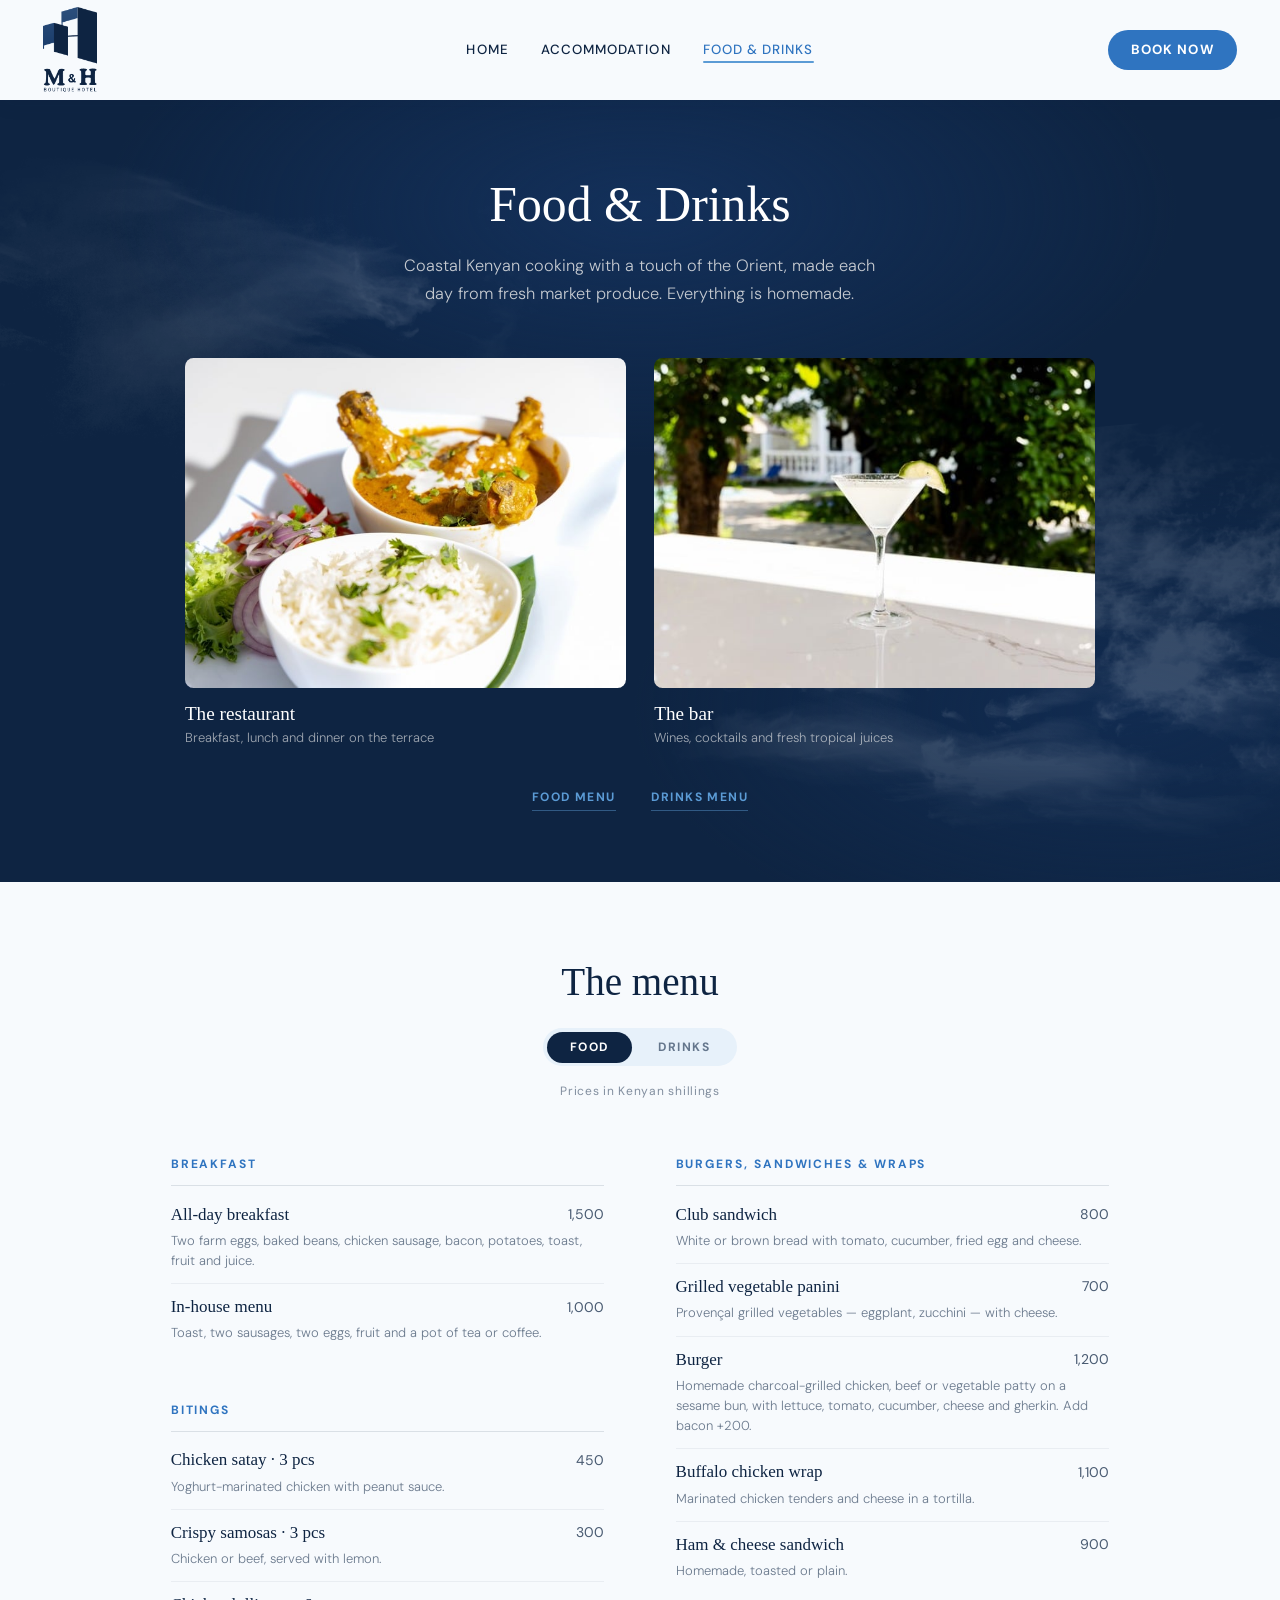
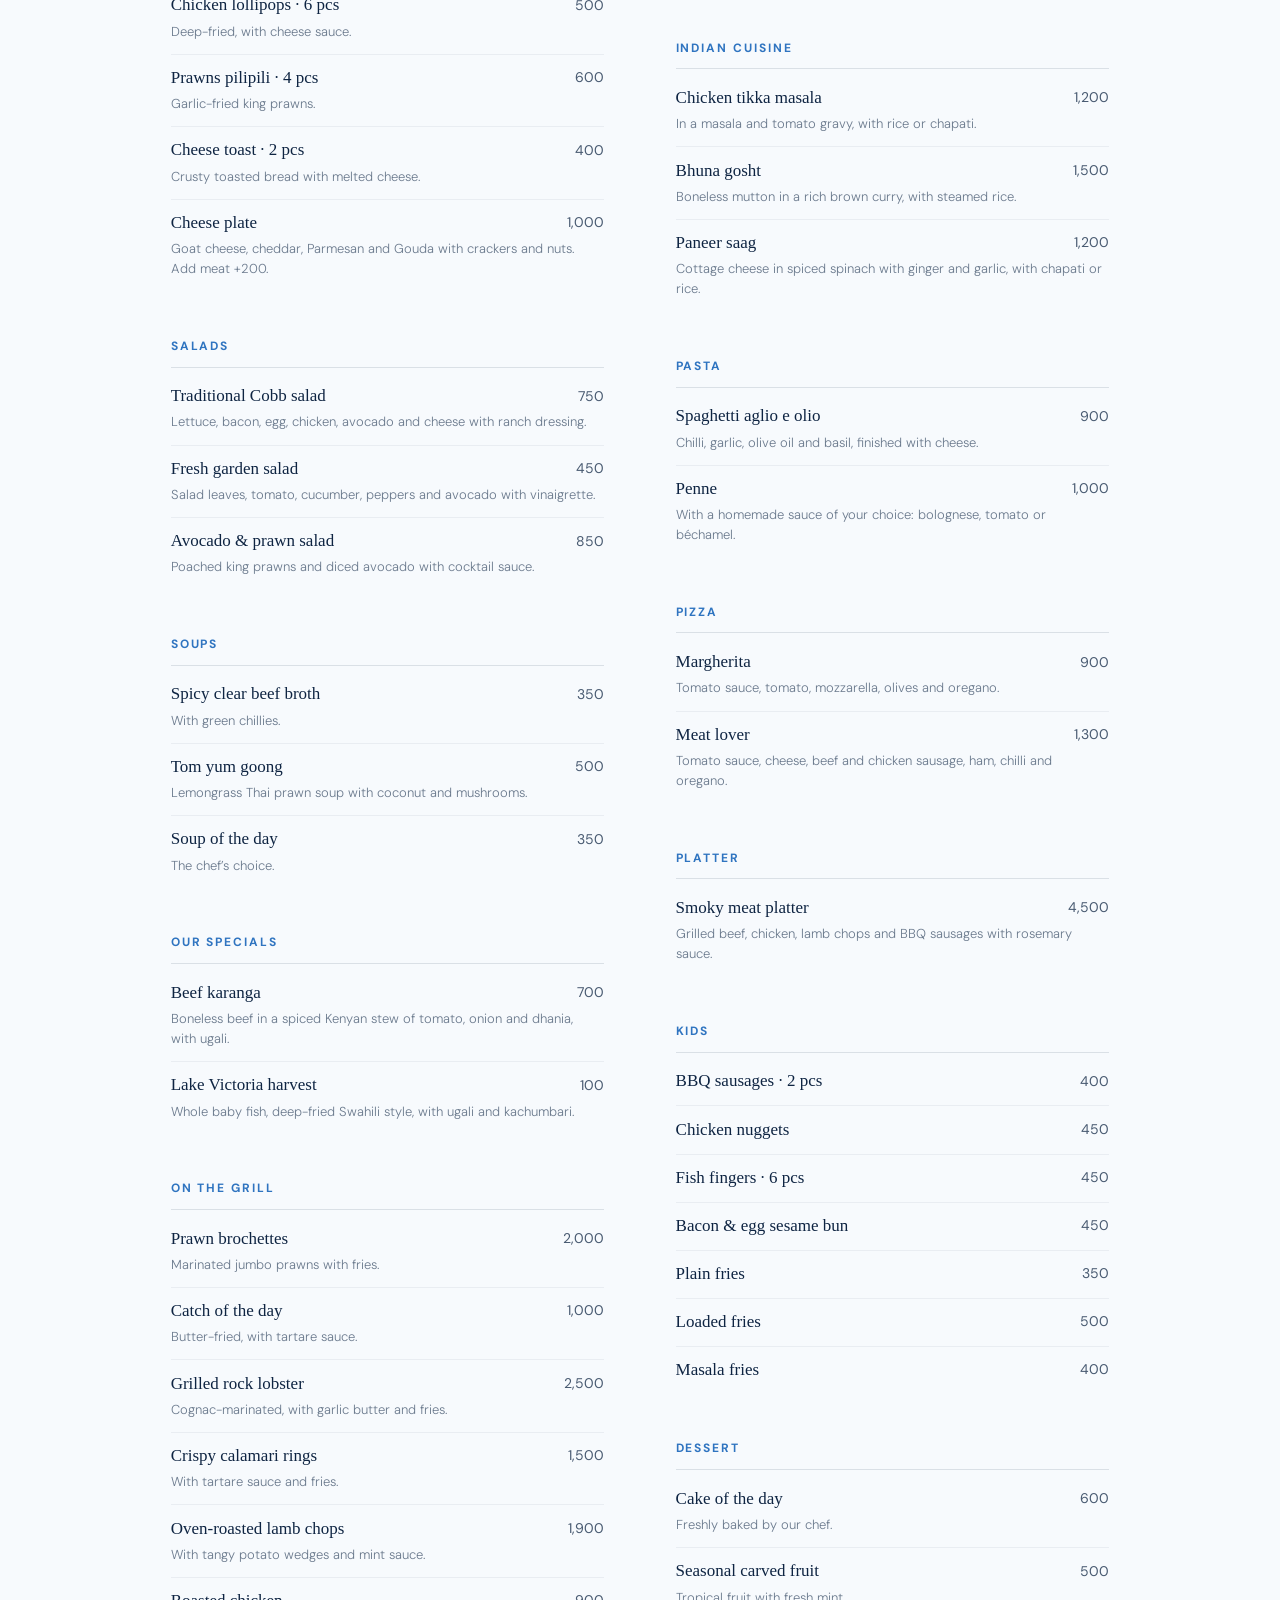
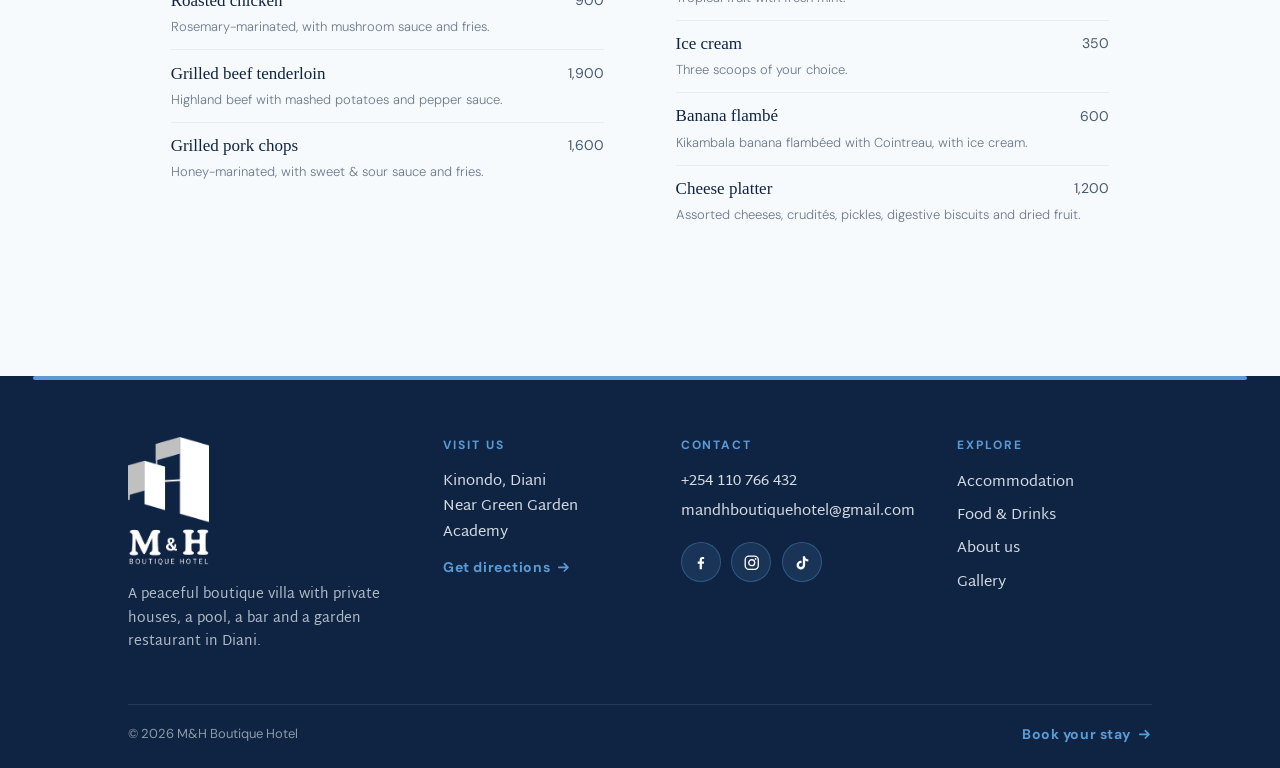
<file: menus.html>
<!doctype html>
<html lang="en">
<head>
  <meta charset="utf-8">
  <meta name="viewport" content="width=device-width, initial-scale=1">
  <title>Menu | M&amp;H BOUTIQUE HOTEL</title>
  <meta name="description" content="Food and drinks menu of M&H Boutique Hotel, Diani Beach.">
  <!-- SEO -->
  <link rel="canonical" href="https://www.mandhboutiquehotel.com/menus">
  <meta name="robots" content="noindex, follow">
  <!-- /SEO -->
  <link rel="icon" type="image/png" href="assets/images/logo.png">
  <link rel="preconnect" href="https://fonts.googleapis.com">
  <link rel="preconnect" href="https://fonts.gstatic.com" crossorigin>
  <link href="https://fonts.googleapis.com/css2?family=DM+Sans:wght@300;400;700&family=Martel+Sans:wght@200;300;400;600;700&family=Tinos:ital,wght@0,400;0,700;1,400&display=swap" rel="stylesheet">
  <link rel="stylesheet" href="css/style.css">
  <script>location.replace("food-drinks.html" + (location.hash === "#drinks" ? "#drinks" : "#food"));</script>
</head>
<body>
<header class="site-header">
  <a class="brand" href="index.html" aria-label="M&amp;H Boutique Hotel, home">
    <img class="logo-light" src="assets/images/logo-stack.png" alt="" width="191" height="300">
    <img class="logo-dark" src="assets/images/logo-stack-navy.png" alt="" width="191" height="300">
  </a>
  <nav class="nav" id="site-nav" aria-label="Main">
    <a href="index.html">Home</a>
    <a href="accommodation.html">Accommodation</a>
    <a href="food-drinks.html">Food &amp; Drinks</a>
    <a href="accommodation.html" class="nav-book">Book Now</a>
  </nav>
  <a href="accommodation.html" class="nav-cta">Book Now</a>
  <button class="nav-toggle" aria-label="Open menu" aria-controls="site-nav" aria-expanded="false"><span></span><span></span><span></span></button>
</header>
<main>

<section class="fd-intro">
  <div class="fd-wrap">
    <p class="fd-lede">Our menu has moved to the <a href="food-drinks.html#food">Food &amp; Drinks</a> page.</p>
  </div>
</section>
</main>
<footer class="site-footer">
  <div class="footer-rule"></div>
  <div class="footer-main">
    <div class="footer-brand">
      <a href="index.html" aria-label="M&amp;H Boutique Hotel, home"><img src="assets/images/logo-stack.png" alt="M&amp;H Boutique Hotel" width="191" height="300" loading="lazy"></a>
      <p>A peaceful boutique villa with private houses, a pool, a bar and a garden restaurant in Diani.</p>
    </div>
    <div class="footer-col">
      <h4>Visit us</h4>
      <p>Kinondo, Diani<br>Near Green Garden Academy</p>
      <a class="footer-arrow" href="https://www.google.com/maps/dir/?api=1&amp;destination=-4.3723307,39.5253217" target="_blank" rel="noopener">Get directions <svg viewBox="0 0 16 16" aria-hidden="true"><path d="M3 8h10M9 4l4 4-4 4"/></svg></a>
    </div>
    <div class="footer-col">
      <h4>Contact</h4>
      <a class="footer-contact" href="tel:+254110766432">+254 110 766 432</a>
      <a class="footer-contact" href="mailto:mandhboutiquehotel@gmail.com">mandhboutiquehotel@gmail.com</a>
      <div class="footer-social">
        <a href="https://www.facebook.com/profile.php?id=61596350830116" target="_blank" rel="noopener" aria-label="M&amp;H Boutique Hotel on Facebook"><svg viewBox="0 0 24 24" aria-hidden="true"><path fill="currentColor" d="M13.6 21v-7.6h2.6l.4-3h-3V8.5c0-.9.3-1.5 1.5-1.5h1.6V4.3c-.3 0-1.2-.1-2.3-.1-2.3 0-3.9 1.4-3.9 4v2.2H7.9v3h2.6V21h3.1z"/></svg></a>
        <a href="https://www.instagram.com/mandh_boutique_hotel/" target="_blank" rel="noopener" aria-label="M&amp;H Boutique Hotel on Instagram"><svg viewBox="0 0 24 24" aria-hidden="true"><rect x="3" y="3" width="18" height="18" rx="5.2" fill="none" stroke="currentColor" stroke-width="1.8"/><circle cx="12" cy="12" r="4.1" fill="none" stroke="currentColor" stroke-width="1.8"/><circle cx="17.3" cy="6.7" r="1.15" fill="currentColor"/></svg></a>
        <a href="https://www.tiktok.com/@mandhboutiquehotel" target="_blank" rel="noopener" aria-label="M&amp;H Boutique Hotel on TikTok"><svg viewBox="0 0 24 24" aria-hidden="true"><path fill="currentColor" d="M16.6 3h-3.1v12.2a2.7 2.7 0 1 1-2.7-2.7c.3 0 .6 0 .9.1V9.4a5.9 5.9 0 1 0 5 5.8V9a7.4 7.4 0 0 0 4.3 1.4V7.3A4.4 4.4 0 0 1 16.6 3z"/></svg></a>
      </div>
    </div>
    <nav class="footer-col" aria-label="Footer">
      <h4>Explore</h4>
      <ul class="footer-nav">
        <li><a href="accommodation.html">Accommodation</a></li>
        <li><a href="food-drinks.html">Food &amp; Drinks</a></li>
        <li><a href="about-us.html">About us</a></li>
        <li><a href="gallery.html">Gallery</a></li>
      </ul>
    </nav>
  </div>
  <div class="footer-bottom">
    <p>&copy; <span class="footer-year">2026</span> M&amp;H Boutique Hotel</p>
    <a class="footer-arrow" href="accommodation.html">Book your stay <svg viewBox="0 0 16 16" aria-hidden="true"><path d="M3 8h10M9 4l4 4-4 4"/></svg></a>
  </div>
</footer>
<script src="js/analytics.js" defer></script>
<script src="js/main.js"></script>
</body>
</html>
</file>
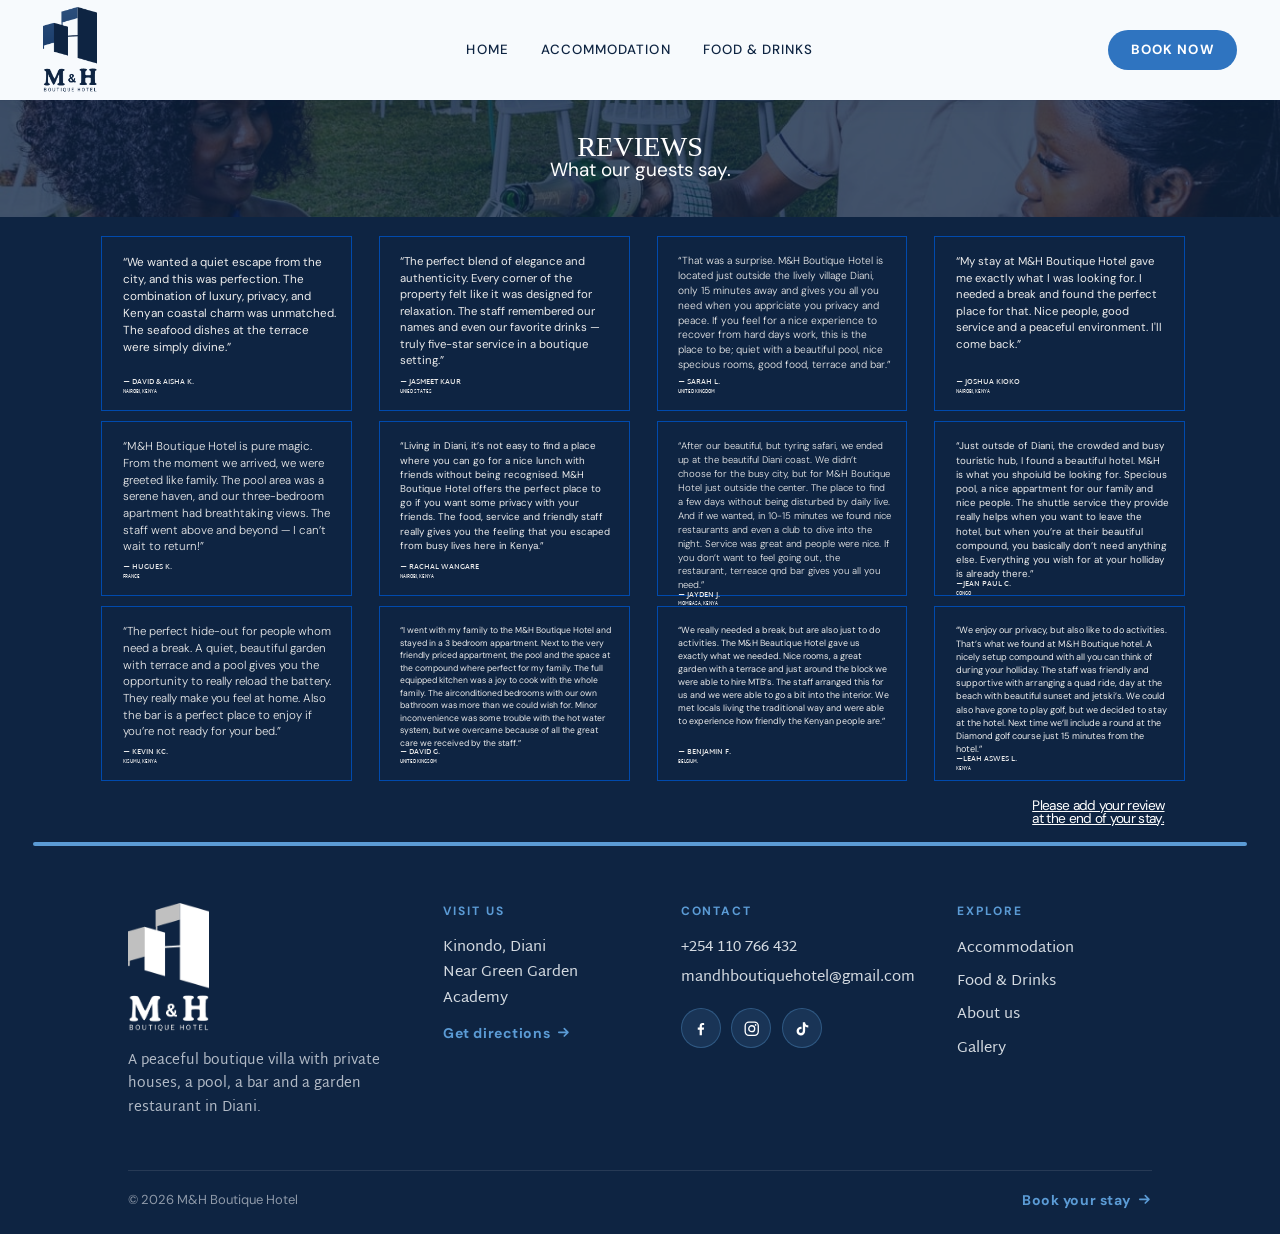
<file: reviews.html>
<!doctype html>
<html lang="en">
<head>
  <meta charset="utf-8">
  <meta name="viewport" content="width=device-width, initial-scale=1">
  <title>Reviews | M&amp;H BOUTIQUE HOTEL</title>
  <meta name="description" content="What our guests say about M&H Boutique Hotel, Diani Beach.">
  <!-- SEO -->
  <link rel="canonical" href="https://www.mandhboutiquehotel.com/reviews">
  <meta name="robots" content="noindex, follow">
  <!-- /SEO -->
  <link rel="icon" type="image/png" href="assets/images/logo.png">
  <link rel="preconnect" href="https://fonts.googleapis.com">
  <link rel="preconnect" href="https://fonts.gstatic.com" crossorigin>
  <link href="https://fonts.googleapis.com/css2?family=DM+Sans:wght@300;400;700&family=Martel+Sans:wght@200;300;400;600;700&family=Tinos:ital,wght@0,400;0,700;1,400&display=swap" rel="stylesheet">
  <link rel="stylesheet" href="css/style.css">
</head>
<body>
<header class="site-header">
  <a class="brand" href="index.html" aria-label="M&amp;H Boutique Hotel, home">
    <img class="logo-light" src="assets/images/logo-stack.png" alt="" width="191" height="300">
    <img class="logo-dark" src="assets/images/logo-stack-navy.png" alt="" width="191" height="300">
  </a>
  <nav class="nav" id="site-nav" aria-label="Main">
    <a href="index.html">Home</a>
    <a href="accommodation.html">Accommodation</a>
    <a href="food-drinks.html">Food &amp; Drinks</a>
    <a href="accommodation.html" class="nav-book">Book Now</a>
  </nav>
  <a href="accommodation.html" class="nav-cta">Book Now</a>
  <button class="nav-toggle" aria-label="Open menu" aria-controls="site-nav" aria-expanded="false"><span></span><span></span><span></span></button>
</header>
<main>

<section class="page-banner reviews-banner">
  <div class="ph bg-photo" style="aspect-ratio:1440/132"><img src="assets/images/3407033307dd6b62d69ff51298d14839.jpg" alt="" style="left:0.00%;top:-664.39%;width:100.00%;height:1635.61%" loading="lazy"></div>
  <h1>Reviews</h1>
  <p>What our guests say.</p>
</section>

<section class="section reviews">
  <div class="review-grid">
    <div class="review">
      <blockquote style="font-size:0.82rem;font-weight:400">“We wanted a quiet escape from the city, and this was perfection. The combination of luxury, privacy, and Kenyan coastal charm was unmatched. The seafood dishes at the terrace were simply divine.”</blockquote>
      <p class="who">— David &amp; Aisha K.</p>
      <p class="from">Nairobi, Kenya</p>
    </div>
    <div class="review">
      <blockquote style="font-size:0.8rem;font-weight:400">“The perfect blend of elegance and authenticity. Every corner of the property felt like it was designed for relaxation. The staff remembered our names and even our favorite drinks — truly five-star service in a boutique setting.”</blockquote>
      <p class="who">— Jasmeet Kaur</p>
      <p class="from">Unied States</p>
    </div>
    <div class="review">
      <blockquote style="font-size:0.72rem;font-weight:300">“That was a surprise. M&amp;H Boutique Hotel is located just outside the lively village Diani, only 15 minutes away and gives you all you need when you appriciate you privacy and peace. If you feel for a nice experience to recover from hard days work, this is the place to be; quiet with a beautiful pool, nice specious rooms, good food, terrace and bar.”</blockquote>
      <p class="who">— Sarah L.</p>
      <p class="from">United Kingdom</p>
    </div>
    <div class="review">
      <blockquote style="font-size:0.8rem;font-weight:400">“My stay at M&amp;H Boutique Hotel gave me exactly what I was looking for. I needed a break and found the perfect place for that. Nice people, good service and a peaceful environment. I'll come back.”</blockquote>
      <p class="who">— Joshua Kioko</p>
      <p class="from">Nairobi, Kenya</p>
    </div>
    <div class="review">
      <blockquote style="font-size:0.81rem;font-weight:300">“M&amp;H Boutique Hotel is pure magic. From the moment we arrived, we were greeted like family. The pool area was a serene haven, and our three-bedroom apartment had breathtaking views. The staff went above and beyond — I can’t wait to return!”</blockquote>
      <p class="who">— Hugues K.</p>
      <p class="from">France</p>
    </div>
    <div class="review">
      <blockquote style="font-size:0.69rem;font-weight:400">“Living in Diani, it’s not easy to find a place where you can go for a nice lunch with friends without being recognised. M&amp;H Boutique Hotel offers the perfect place to go if you want some privacy with your friends. The food, service and friendly staff really gives you the feeling that you escaped from busy lives here in Kenya.”</blockquote>
      <p class="who">— Rachal Wangare</p>
      <p class="from">Nairobi, Kenya</p>
    </div>
    <div class="review">
      <blockquote style="font-size:0.675rem;font-weight:300">“After our beautiful, but tyring safari, we ended up at the beautiful Diani coast. We didn’t choose for the busy city, but for M&amp;H Boutique Hotel just outside the center. The place to find a few days without being disturbed by daily live. And if we wanted, in 10-15 minutes we found nice restaurants and even a club to dive into the night. Service was great and people were nice. If you don’t want to feel going out, the restaurant, terreace qnd bar gives you all you need.”</blockquote>
      <p class="who">— Jayden J.</p>
      <p class="from">Mombasa, Kenya</p>
    </div>
    <div class="review">
      <blockquote style="font-size:0.69rem;font-weight:400">“Just outsde of Diani, the crowded and busy touristic hub, I found a beautiful hotel. M&amp;H is what you shpoiuld be looking for. Specious pool, a nice appartment for our family and nice people. The shuttle service they provide really helps when you want to leave the hotel, but when you’re at their beautiful compound, you basically don’t need anything else. Everything you wish for at your holliday is already there.”</blockquote>
      <p class="who">—Jean Paul C.</p>
      <p class="from">Congo</p>
    </div>
    <div class="review">
      <blockquote style="font-size:0.81rem;font-weight:300">“The perfect hide-out for people whom need a break. A quiet, beautiful garden with terrace and a pool gives you the opportunity to really reload the battery. They really make you feel at home. Also the bar is a perfect place to enjoy if you’re not ready for your bed.”</blockquote>
      <p class="who">— Kevin KC.</p>
      <p class="from">Kisumu, Kenya</p>
    </div>
    <div class="review">
      <blockquote style="font-size:0.605rem;font-weight:400">“I went with my family to the M&amp;H Boutique Hotel and stayed in a 3 bedroom appartment. Next to the very friendly priced appartment, the pool and the space at the compound where perfect for my family. The full equipped kitchen was a joy to cook with the whole family. The airconditioned bedrooms with our own bathroom was more than we could wish for. Minor inconvenience was some trouble with the hot water system, but we overcame because of all the great care we received by the staff.”</blockquote>
      <p class="who">— David G.</p>
      <p class="from">United Kingsom</p>
    </div>
    <div class="review">
      <blockquote style="font-size:0.625rem;font-weight:400">“We really needed a break, but are also just to do activities. The M&amp;H Beautique Hotel gave us exactly what we needed. Nice rooms, a great garden with a terrace and just around the block we were able to hire MTB’s. The staff arranged this for us and we were able to go a bit into the interior. We met locals living the traditional way and were able to experience how friendly the Kenyan people are.”</blockquote>
      <p class="who">— Benjamin F.</p>
      <p class="from">Belgium.</p>
    </div>
    <div class="review">
      <blockquote style="font-size:0.64rem;font-weight:400">“We enjoy our privacy, but also like to do activities. That’s what we found at M&amp;H Boutique hotel. A nicely setup compound with all you can think of during your holliday. The staff was friendly and supportive with arranging a quad ride, day at the beach with beautiful sunset and jetski’s. We could also have gone to play golf, but we decided to stay at the hotel. Next time we’ll include a round at the Diamond golf course just 15 minutes from the hotel.”</blockquote>
      <p class="who">—Leah Aswes L.</p>
      <p class="from">Kenya</p>
    </div>
  </div>
  <button class="add-review-link" type="button" data-open-review>Please add your review<br>
at the end of your stay.</button>
</section>
</main>
<footer class="site-footer">
  <div class="footer-rule"></div>
  <div class="footer-main">
    <div class="footer-brand">
      <a href="index.html" aria-label="M&amp;H Boutique Hotel, home"><img src="assets/images/logo-stack.png" alt="M&amp;H Boutique Hotel" width="191" height="300" loading="lazy"></a>
      <p>A peaceful boutique villa with private houses, a pool, a bar and a garden restaurant in Diani.</p>
    </div>
    <div class="footer-col">
      <h4>Visit us</h4>
      <p>Kinondo, Diani<br>Near Green Garden Academy</p>
      <a class="footer-arrow" href="https://www.google.com/maps/dir/?api=1&amp;destination=-4.3723307,39.5253217" target="_blank" rel="noopener">Get directions <svg viewBox="0 0 16 16" aria-hidden="true"><path d="M3 8h10M9 4l4 4-4 4"/></svg></a>
    </div>
    <div class="footer-col">
      <h4>Contact</h4>
      <a class="footer-contact" href="tel:+254110766432">+254 110 766 432</a>
      <a class="footer-contact" href="mailto:mandhboutiquehotel@gmail.com">mandhboutiquehotel@gmail.com</a>
      <div class="footer-social">
        <a href="https://www.facebook.com/profile.php?id=61596350830116" target="_blank" rel="noopener" aria-label="M&amp;H Boutique Hotel on Facebook"><svg viewBox="0 0 24 24" aria-hidden="true"><path fill="currentColor" d="M13.6 21v-7.6h2.6l.4-3h-3V8.5c0-.9.3-1.5 1.5-1.5h1.6V4.3c-.3 0-1.2-.1-2.3-.1-2.3 0-3.9 1.4-3.9 4v2.2H7.9v3h2.6V21h3.1z"/></svg></a>
        <a href="https://www.instagram.com/mandh_boutique_hotel/" target="_blank" rel="noopener" aria-label="M&amp;H Boutique Hotel on Instagram"><svg viewBox="0 0 24 24" aria-hidden="true"><rect x="3" y="3" width="18" height="18" rx="5.2" fill="none" stroke="currentColor" stroke-width="1.8"/><circle cx="12" cy="12" r="4.1" fill="none" stroke="currentColor" stroke-width="1.8"/><circle cx="17.3" cy="6.7" r="1.15" fill="currentColor"/></svg></a>
        <a href="https://www.tiktok.com/@mandhboutiquehotel" target="_blank" rel="noopener" aria-label="M&amp;H Boutique Hotel on TikTok"><svg viewBox="0 0 24 24" aria-hidden="true"><path fill="currentColor" d="M16.6 3h-3.1v12.2a2.7 2.7 0 1 1-2.7-2.7c.3 0 .6 0 .9.1V9.4a5.9 5.9 0 1 0 5 5.8V9a7.4 7.4 0 0 0 4.3 1.4V7.3A4.4 4.4 0 0 1 16.6 3z"/></svg></a>
      </div>
    </div>
    <nav class="footer-col" aria-label="Footer">
      <h4>Explore</h4>
      <ul class="footer-nav">
        <li><a href="accommodation.html">Accommodation</a></li>
        <li><a href="food-drinks.html">Food &amp; Drinks</a></li>
        <li><a href="about-us.html">About us</a></li>
        <li><a href="gallery.html">Gallery</a></li>
      </ul>
    </nav>
  </div>
  <div class="footer-bottom">
    <p>&copy; <span class="footer-year">2026</span> M&amp;H Boutique Hotel</p>
    <a class="footer-arrow" href="accommodation.html">Book your stay <svg viewBox="0 0 16 16" aria-hidden="true"><path d="M3 8h10M9 4l4 4-4 4"/></svg></a>
  </div>
</footer>

<div class="modal" id="review-modal" role="dialog" aria-modal="true" aria-labelledby="review-title">
  <div class="overlay"></div>
  <form class="panel">
    <button class="close" type="button" aria-label="Close">&times;</button>
    <h2 id="review-title">Add your review</h2>
    <textarea name="review" aria-label="Your review" required></textarea>
    <p class="review-status form-status" role="status"></p>
    <button class="submit-link" type="submit">Submit</button>
  </form>
</div>
<script src="js/analytics.js" defer></script>
<script src="js/main.js"></script>
</body>
</html>
</file>
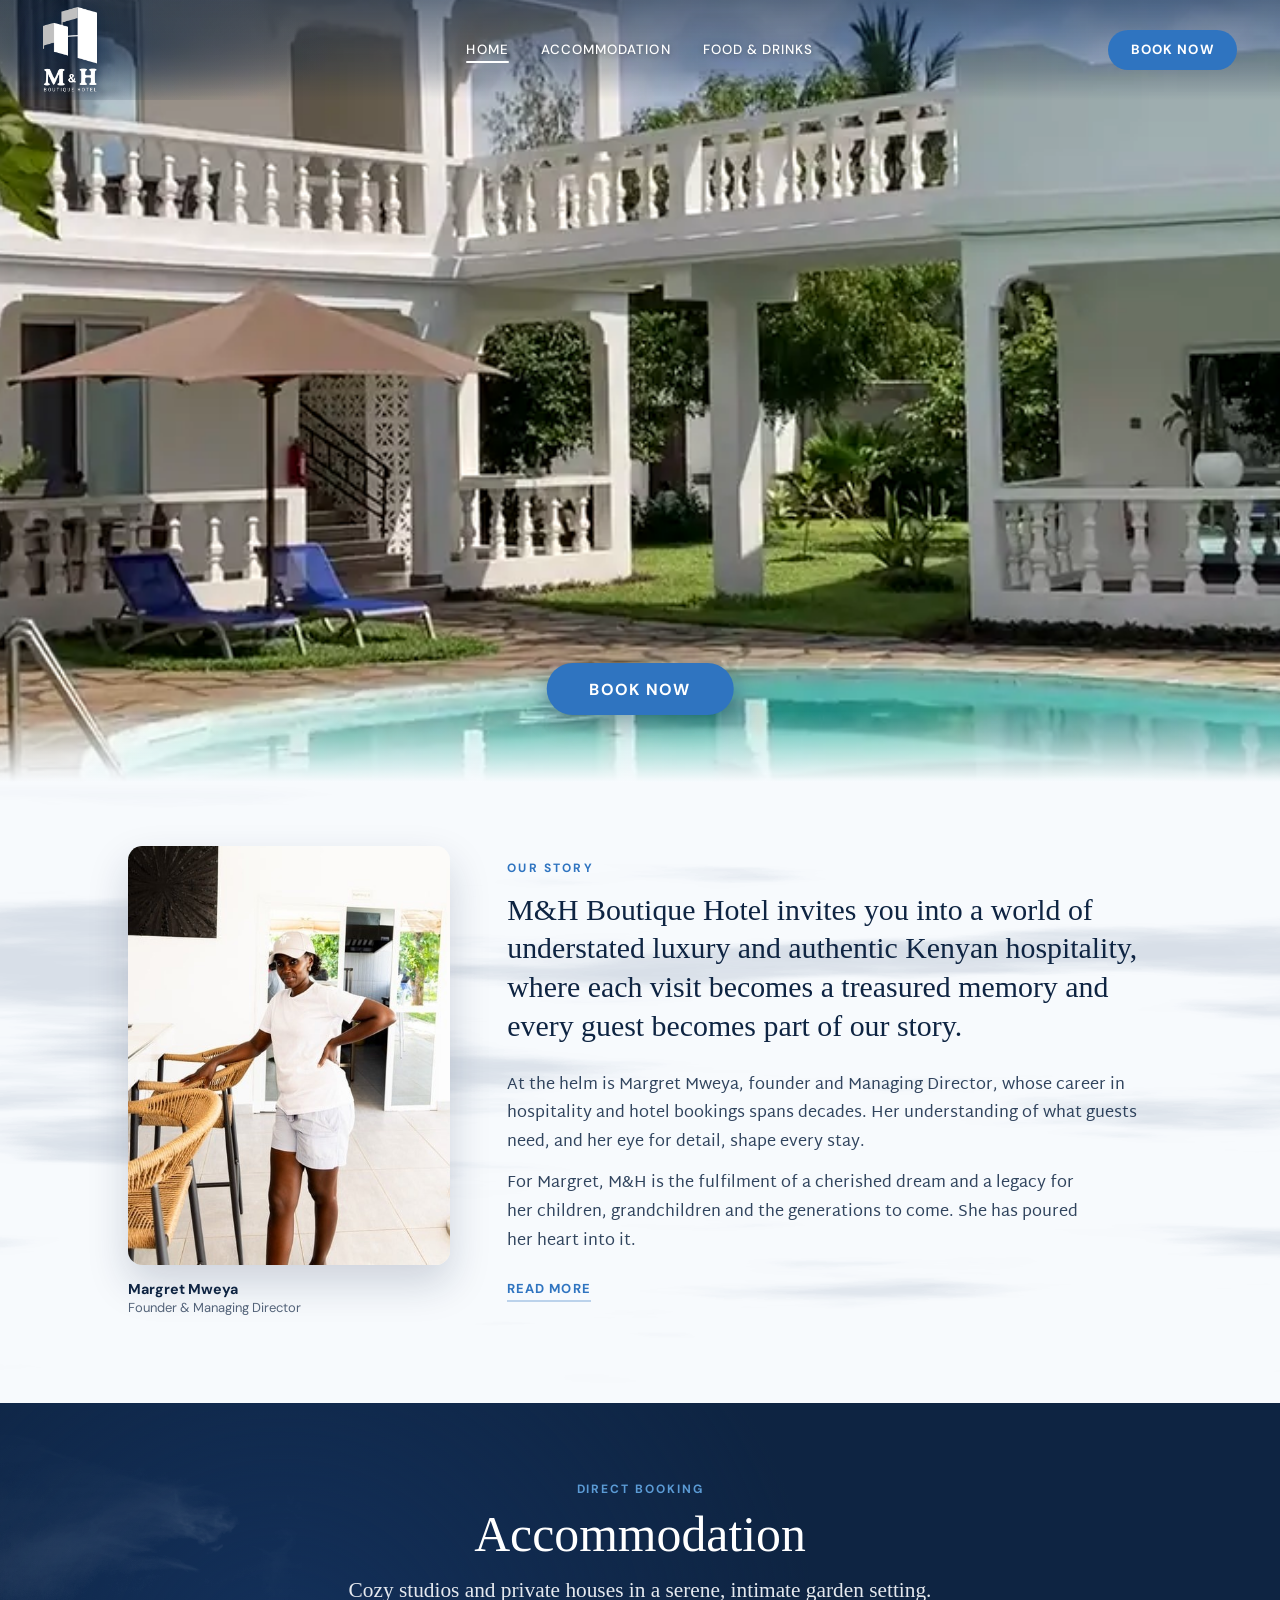
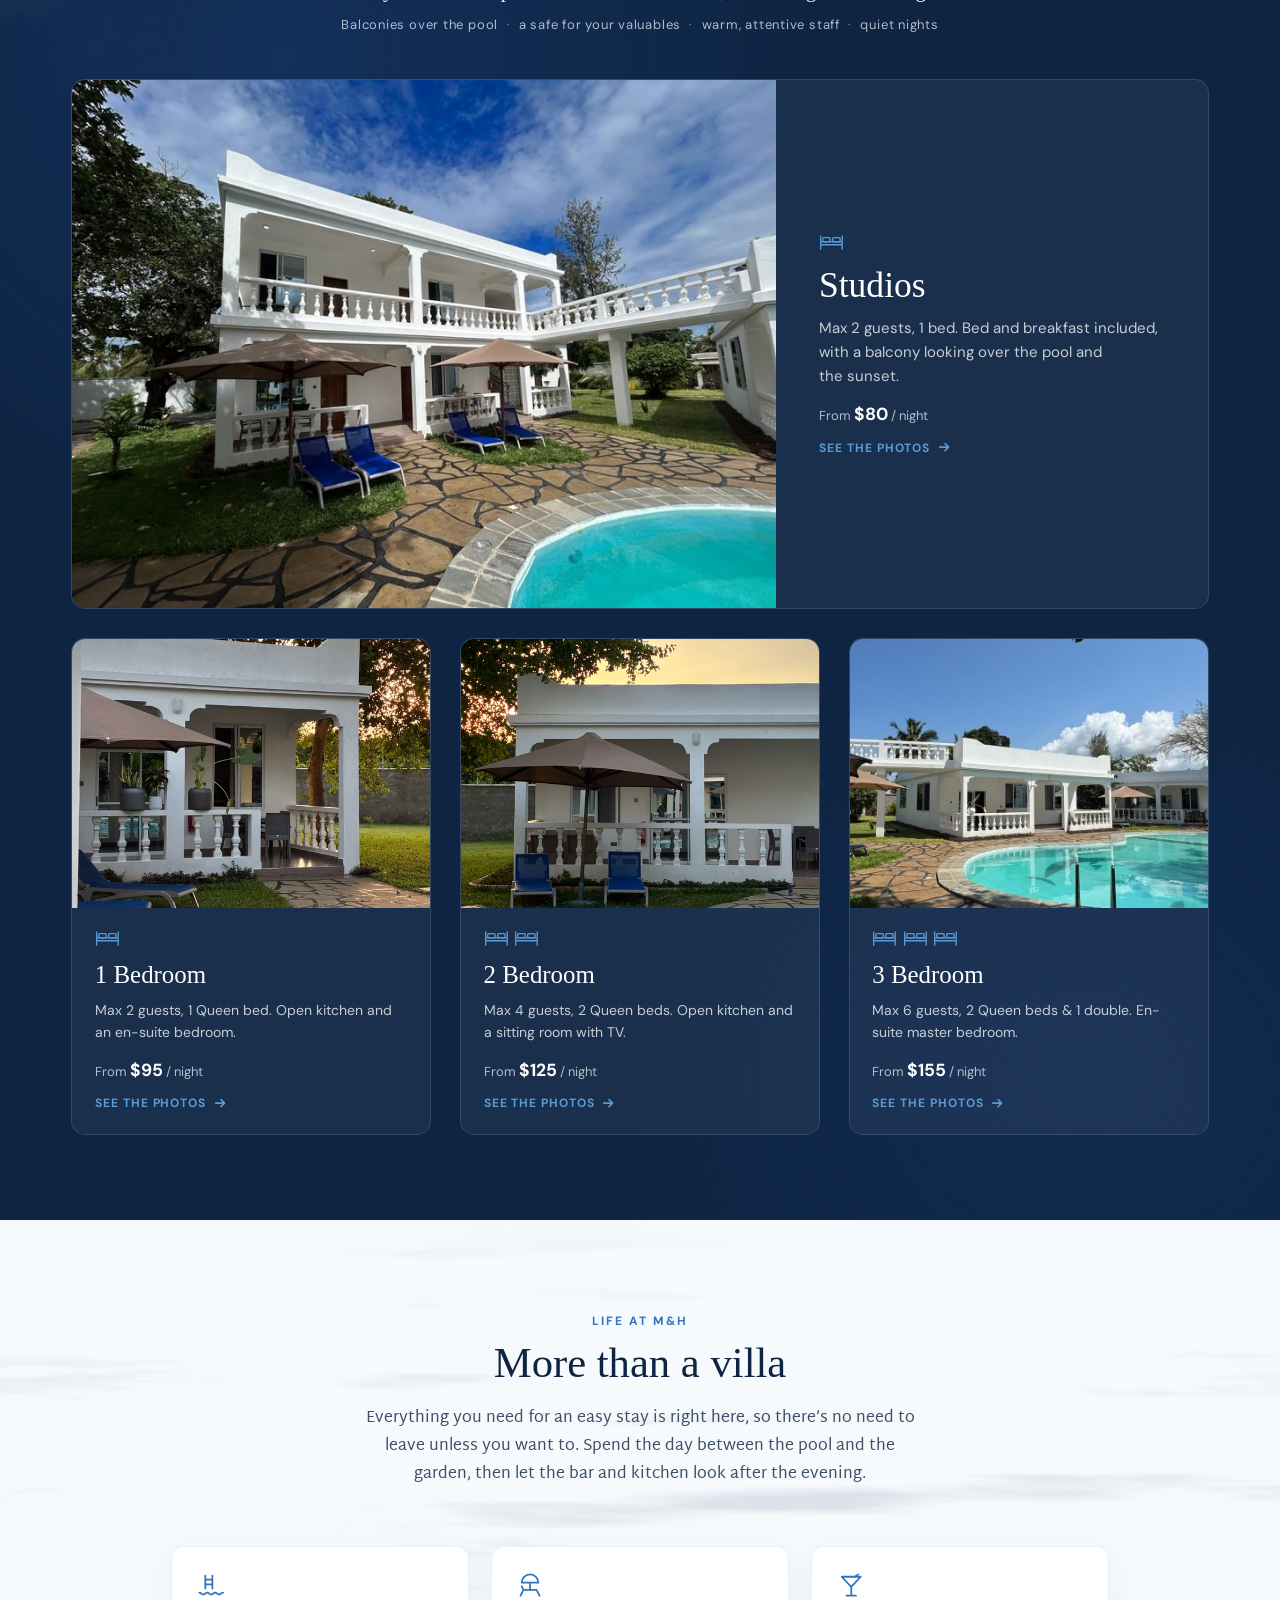
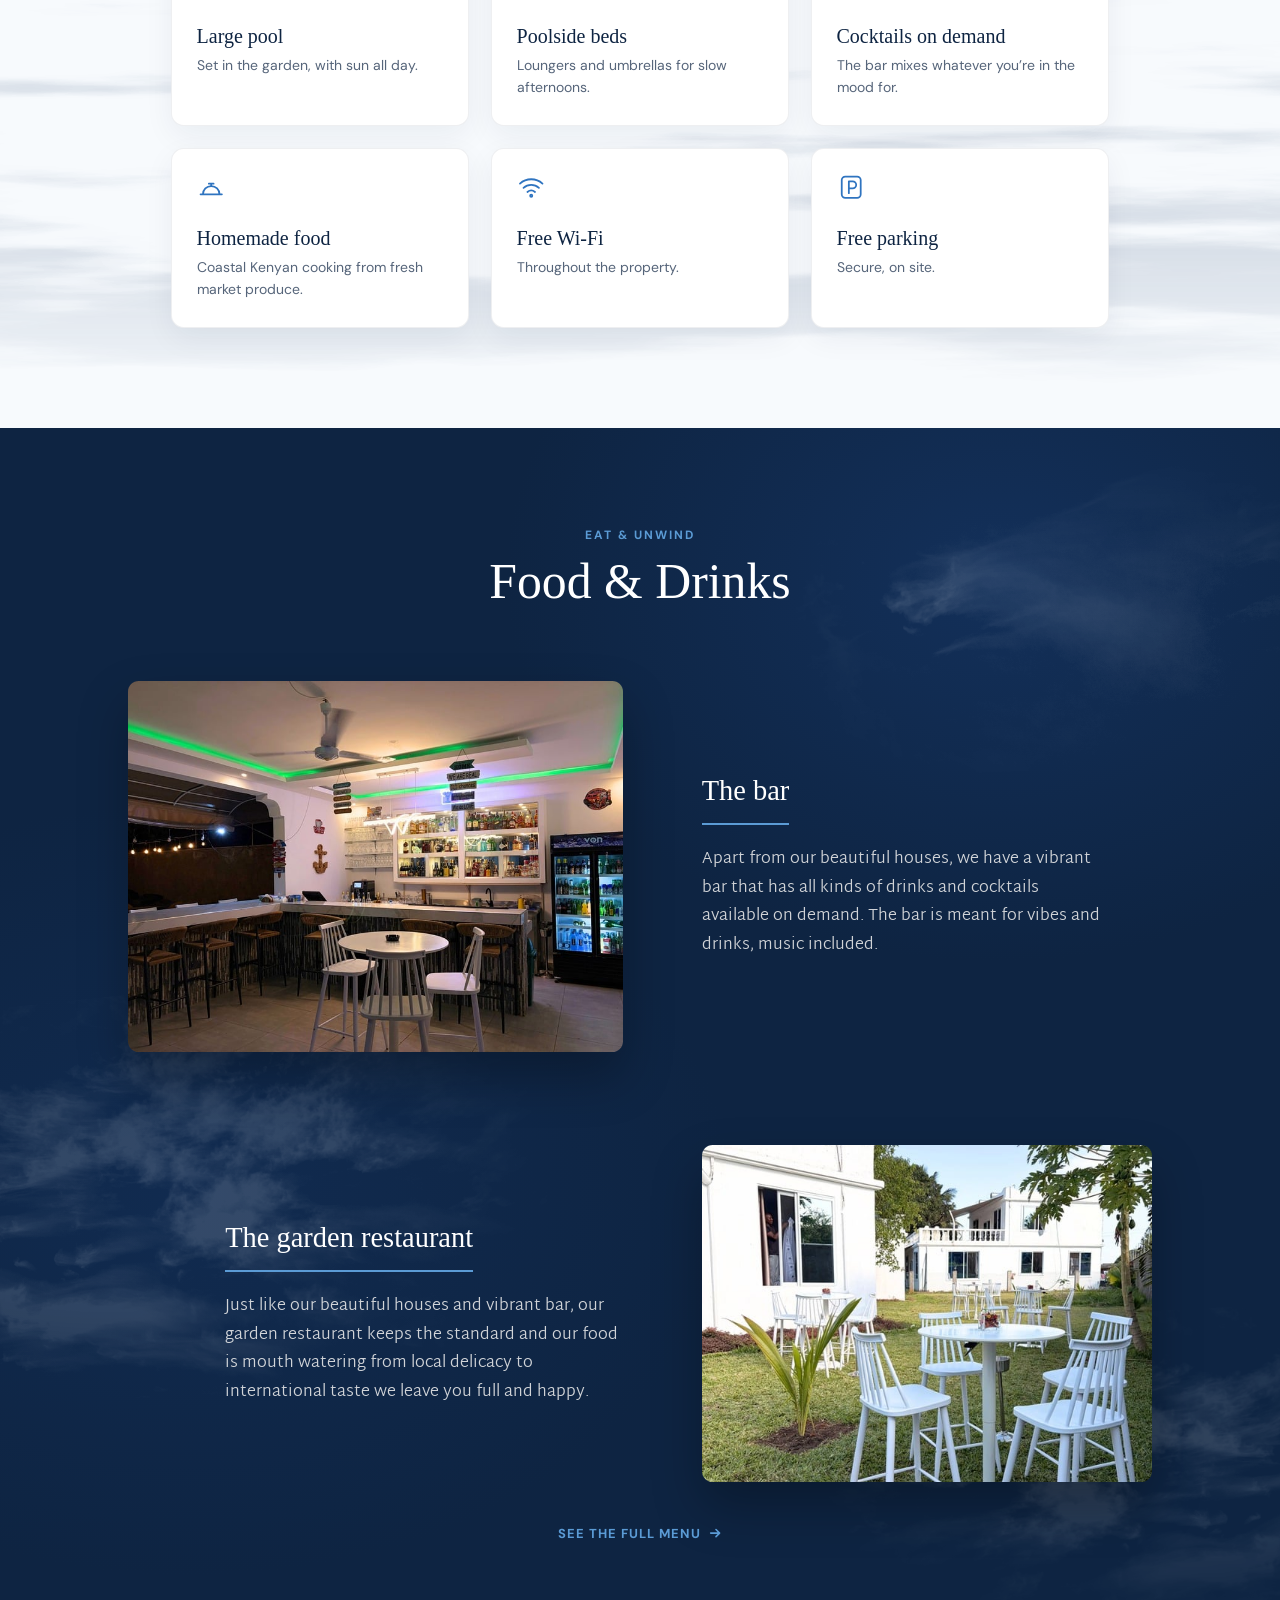
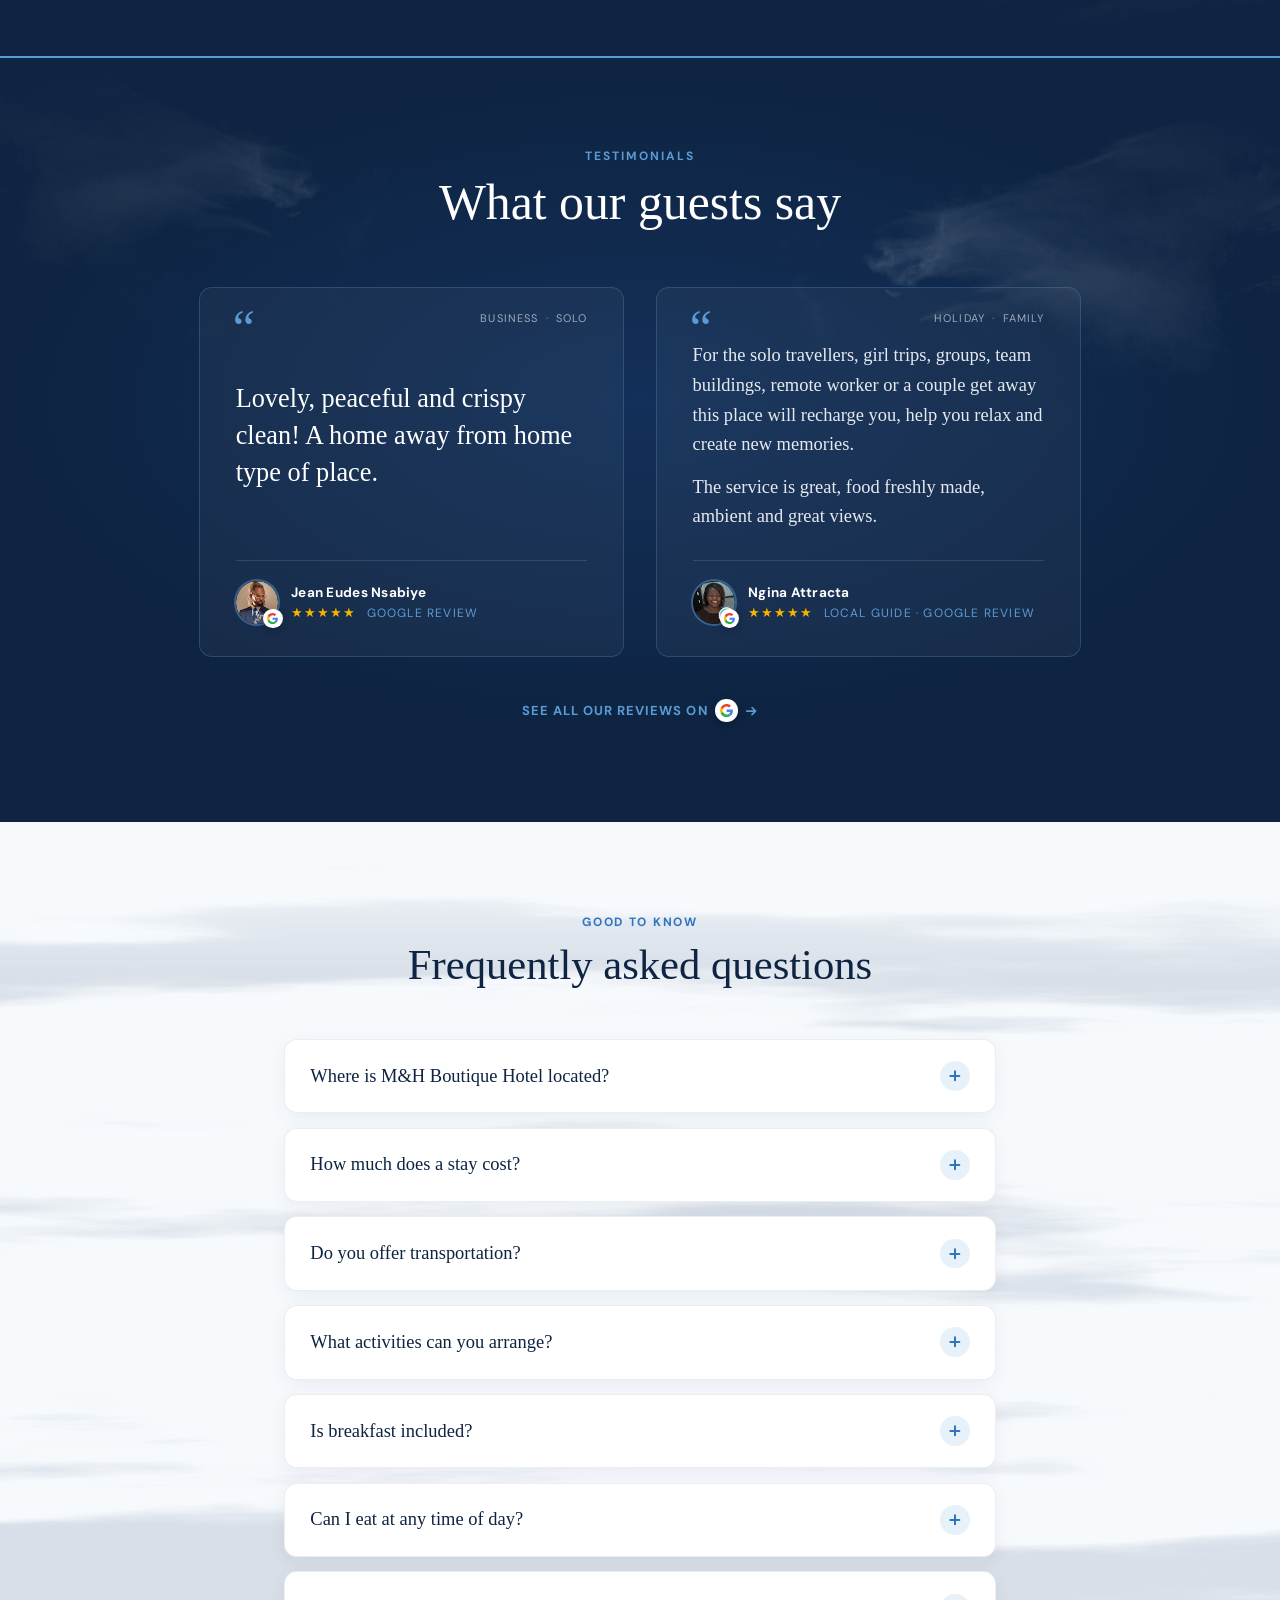
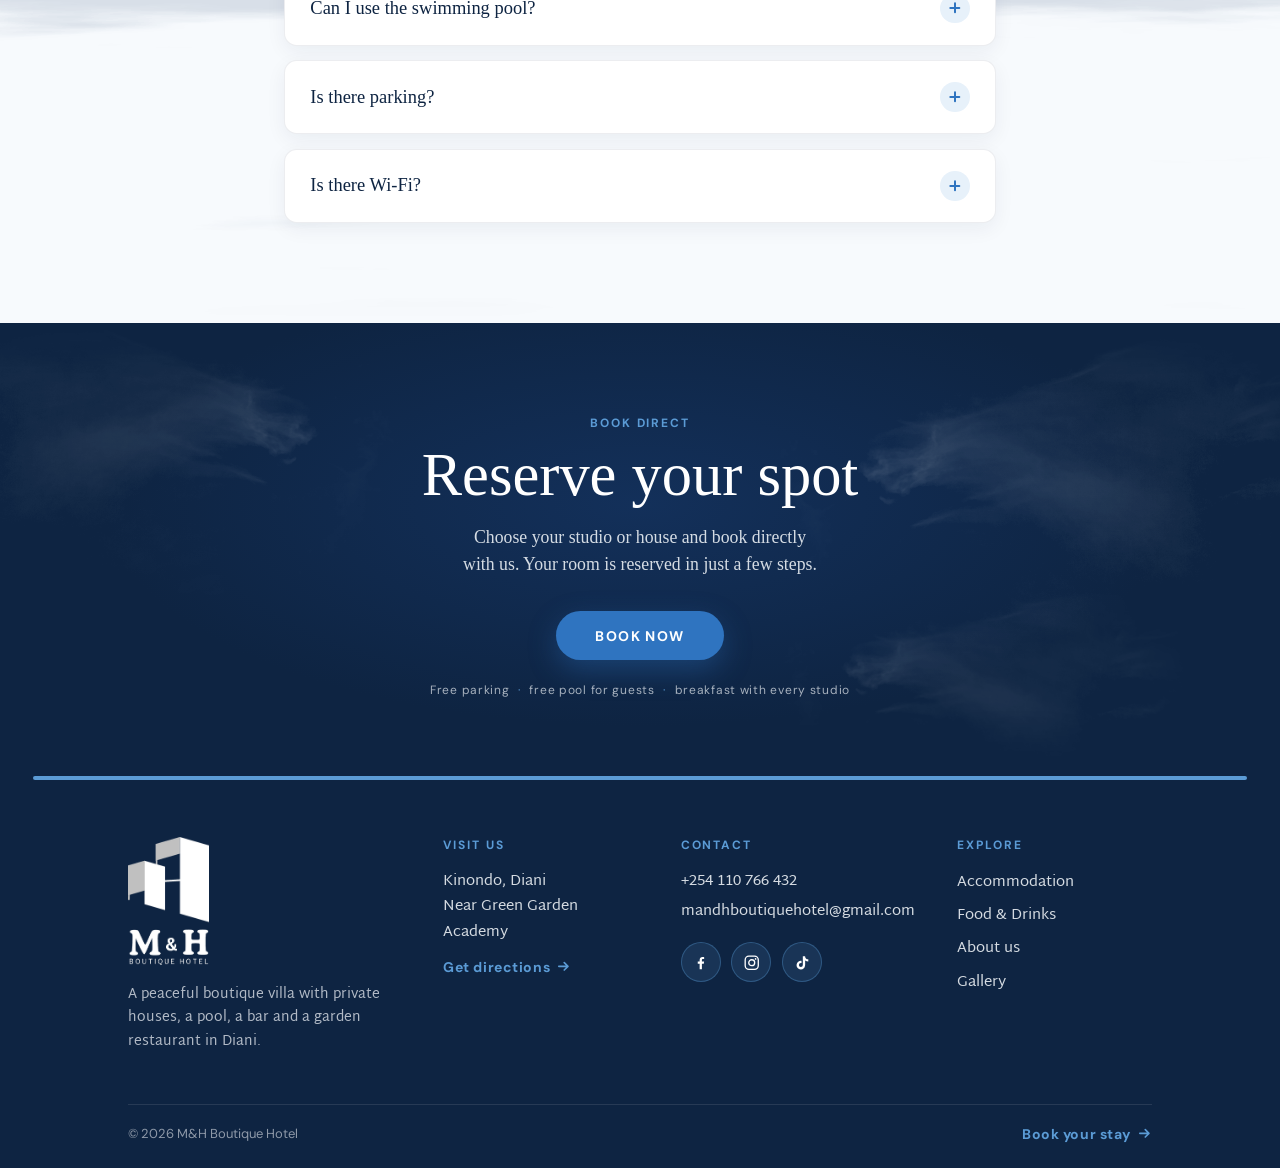
<file: services-activities.html>
<!doctype html>
<html lang="en">
<head>
  <meta charset="utf-8">
  <meta name="viewport" content="width=device-width, initial-scale=1">
  <title>Services &amp; Activities | M&amp;H BOUTIQUE HOTEL</title>
  <meta name="description" content="Relaxation, activities and services at M&H Boutique Hotel, Diani Beach.">
  <!-- SEO -->
  <link rel="canonical" href="https://www.mandhboutiquehotel.com/services-activities">
  <meta name="robots" content="noindex, follow">
  <!-- /SEO -->
  <link rel="icon" type="image/png" href="assets/images/logo.png">
  <link rel="preconnect" href="https://fonts.googleapis.com">
  <link rel="preconnect" href="https://fonts.gstatic.com" crossorigin>
  <link href="https://fonts.googleapis.com/css2?family=DM+Sans:wght@300;400;700&family=Martel+Sans:wght@200;300;400;600;700&family=Tinos:ital,wght@0,400;0,700;1,400&display=swap" rel="stylesheet">
  <link rel="stylesheet" href="css/style.css">
  <script>location.replace("index.html#faq");</script>
</head>
<body>
<header class="site-header">
  <a class="brand" href="index.html" aria-label="M&amp;H Boutique Hotel, home">
    <img class="logo-light" src="assets/images/logo-stack.png" alt="" width="191" height="300">
    <img class="logo-dark" src="assets/images/logo-stack-navy.png" alt="" width="191" height="300">
  </a>
  <nav class="nav" id="site-nav" aria-label="Main">
    <a href="index.html">Home</a>
    <a href="accommodation.html">Accommodation</a>
    <a href="food-drinks.html">Food &amp; Drinks</a>
    <a href="accommodation.html" class="nav-book">Book Now</a>
  </nav>
  <a href="accommodation.html" class="nav-cta">Book Now</a>
  <button class="nav-toggle" aria-label="Open menu" aria-controls="site-nav" aria-expanded="false"><span></span><span></span><span></span></button>
</header>
<main>
<section class="fd-intro">
  <div class="fd-wrap">
    <p class="fd-lede">Activities and services are now in our <a href="index.html#faq">FAQ</a>.</p>
  </div>
</section>
</main>
<footer class="site-footer">
  <div class="footer-rule"></div>
  <div class="footer-main">
    <div class="footer-brand">
      <a href="index.html" aria-label="M&amp;H Boutique Hotel, home"><img src="assets/images/logo-stack.png" alt="M&amp;H Boutique Hotel" width="191" height="300" loading="lazy"></a>
      <p>A peaceful boutique villa with private houses, a pool, a bar and a garden restaurant in Diani.</p>
    </div>
    <div class="footer-col">
      <h4>Visit us</h4>
      <p>Kinondo, Diani<br>Near Green Garden Academy</p>
      <a class="footer-arrow" href="https://www.google.com/maps/dir/?api=1&amp;destination=-4.3723307,39.5253217" target="_blank" rel="noopener">Get directions <svg viewBox="0 0 16 16" aria-hidden="true"><path d="M3 8h10M9 4l4 4-4 4"/></svg></a>
    </div>
    <div class="footer-col">
      <h4>Contact</h4>
      <a class="footer-contact" href="tel:+254110766432">+254 110 766 432</a>
      <a class="footer-contact" href="mailto:mandhboutiquehotel@gmail.com">mandhboutiquehotel@gmail.com</a>
      <div class="footer-social">
        <a href="https://www.facebook.com/profile.php?id=61596350830116" target="_blank" rel="noopener" aria-label="M&amp;H Boutique Hotel on Facebook"><svg viewBox="0 0 24 24" aria-hidden="true"><path fill="currentColor" d="M13.6 21v-7.6h2.6l.4-3h-3V8.5c0-.9.3-1.5 1.5-1.5h1.6V4.3c-.3 0-1.2-.1-2.3-.1-2.3 0-3.9 1.4-3.9 4v2.2H7.9v3h2.6V21h3.1z"/></svg></a>
        <a href="https://www.instagram.com/mandh_boutique_hotel/" target="_blank" rel="noopener" aria-label="M&amp;H Boutique Hotel on Instagram"><svg viewBox="0 0 24 24" aria-hidden="true"><rect x="3" y="3" width="18" height="18" rx="5.2" fill="none" stroke="currentColor" stroke-width="1.8"/><circle cx="12" cy="12" r="4.1" fill="none" stroke="currentColor" stroke-width="1.8"/><circle cx="17.3" cy="6.7" r="1.15" fill="currentColor"/></svg></a>
        <a href="https://www.tiktok.com/@mandhboutiquehotel" target="_blank" rel="noopener" aria-label="M&amp;H Boutique Hotel on TikTok"><svg viewBox="0 0 24 24" aria-hidden="true"><path fill="currentColor" d="M16.6 3h-3.1v12.2a2.7 2.7 0 1 1-2.7-2.7c.3 0 .6 0 .9.1V9.4a5.9 5.9 0 1 0 5 5.8V9a7.4 7.4 0 0 0 4.3 1.4V7.3A4.4 4.4 0 0 1 16.6 3z"/></svg></a>
      </div>
    </div>
    <nav class="footer-col" aria-label="Footer">
      <h4>Explore</h4>
      <ul class="footer-nav">
        <li><a href="accommodation.html">Accommodation</a></li>
        <li><a href="food-drinks.html">Food &amp; Drinks</a></li>
        <li><a href="about-us.html">About us</a></li>
        <li><a href="gallery.html">Gallery</a></li>
      </ul>
    </nav>
  </div>
  <div class="footer-bottom">
    <p>&copy; <span class="footer-year">2026</span> M&amp;H Boutique Hotel</p>
    <a class="footer-arrow" href="accommodation.html">Book your stay <svg viewBox="0 0 16 16" aria-hidden="true"><path d="M3 8h10M9 4l4 4-4 4"/></svg></a>
  </div>
</footer>
<script src="js/analytics.js" defer></script>
<script src="js/main.js"></script>
</body>
</html>
</file>
<file: css/style.css>
/* =========================================================
   M&H Boutique Hotel — rebuilt from the Canva website
   ---------------------------------------------------------
   Desktop sizing: the Canva site is designed on a 1440px-wide
   canvas and scales proportionally with the browser width.
   We reproduce that by setting 1rem = 1/90 of the viewport
   width (= 16px at 1440px), so every "rem" value below equals
   (Canva px / 16). On phones (< 768px) a stacked mobile layout
   takes over with a normal 16px base.
   ========================================================= */

:root {
  --navy: #0e2442;
  --nav: #0f233d;
  --blue: #004aad;
  --light: #ececec;
  --dark: #20252d;
  --btn: #1f4d9b;
  --panel: #133564;

  /* summer palette */
  --sky: #5B9BD5;       /* summer sky, sampled from the hero photo */
  --sky-deep: #2F74C0;  /* sky for buttons/active text (readable with white) */
  --cloud: #F7FAFD;     /* summer-cloud white */
  --sky-mist: #E7F1FA;  /* very light sky, joins banners to cloud sections */

  --header-h: 7rem;       /* tall bar at the top of the page: room for the stacked logo */
  --header-h-sm: 4.5rem;  /* slim bar once the visitor scrolls */

  --serif: "Times New Roman", Tinos, Times, serif;
  --sans: "Martel Sans", "Segoe UI", Arial, sans-serif;
  --dm: "DM Sans", "Segoe UI", Arial, sans-serif;
}

html { font-size: calc(100vw / 90); scroll-behavior: smooth; }
@media (max-width: 767px) { html { font-size: 16px; } }

*, *::before, *::after { box-sizing: border-box; }
body {
  margin: 0;
  background: var(--navy);
  color: #fff;
  font-family: var(--sans);
  -webkit-font-smoothing: antialiased;
  overflow-x: hidden;
}
img { display: block; max-width: 100%; }
a { color: inherit; }
h1, h2, h3, h4, p { margin: 0; font-weight: inherit; }

.serif { font-family: var(--serif); }
.upper { text-transform: uppercase; }

.visually-hidden { position: absolute !important; width: 1px; height: 1px; overflow: hidden; clip: rect(0 0 0 0); white-space: nowrap; }

/* ---------- Header / navigation ----------
   Inner pages: cloud-white bar, navy text, sky-blue accents.
   Home (.overlay): transparent over the hero sky, turns
   cloud-white once the visitor scrolls (.scrolled, set in main.js). */
.site-header {
  position: fixed; inset: 0 0 auto 0; z-index: 50;
  --bar-h: var(--header-h);
  height: var(--bar-h);
  padding: 0 3rem;
  display: grid; grid-template-columns: 1fr auto 1fr; align-items: center;
  background: var(--cloud);
  color: var(--navy);
  box-shadow: 0 1px 0 rgba(14,36,66,.08), 0 6px 18px rgba(14,36,66,.06);
  transition: background-color .3s, box-shadow .3s, color .3s, height .3s;
}
.site-header.scrolled:not(.open) { --bar-h: var(--header-h-sm); }
/* The client's stacked Canva logo (icon / M&H / BOUTIQUE HOTEL); shrinks with the bar */
.brand { justify-self: start; display: block; height: calc(var(--bar-h) - 1rem); transition: height .3s; }
.brand img { height: 100%; width: auto; }
.brand .logo-light { display: none; }

.nav { display: flex; align-items: center; gap: 2.25rem; }
.nav a {
  position: relative;
  font-family: var(--dm);
  font-size: clamp(13px, .9375rem, 17px);
  font-weight: 500;
  letter-spacing: .08em;
  text-transform: uppercase;
  text-decoration: none;
  white-space: nowrap;
  color: inherit;
  padding: .5rem 0;
}
.nav a::after {
  content: ""; position: absolute; left: 0; right: 0; bottom: .2rem;
  height: 2px; border-radius: 2px; background: var(--sky);
  transform: scaleX(0); transition: transform .25s;
}
.nav a:hover::after, .nav a.active::after { transform: scaleX(1); }
.nav a.active { color: var(--sky-deep); }
.nav .nav-book { display: none; }

.nav-cta {
  justify-self: end;
  font-family: var(--dm);
  font-size: clamp(13px, .9375rem, 17px);
  font-weight: 700; letter-spacing: .08em; text-transform: uppercase;
  text-decoration: none; white-space: nowrap;
  color: #fff; background: var(--sky-deep);
  padding: .8rem 1.6rem; border-radius: 999px;
  transition: background-color .2s, transform .2s;
}
.nav-cta:hover, .nav-cta.active { background: var(--navy); }
.nav-cta:hover { transform: translateY(-1px); }
.nav-toggle { display: none; }

/* Home: transparent over the hero */
.site-header.overlay:not(.scrolled):not(.open) {
  background:
    radial-gradient(ellipse 22rem 6rem at 7rem 50%, rgba(14,36,66,.55), rgba(14,36,66,0) 75%),
    linear-gradient(to bottom, rgba(14,36,66,.6) 0%, rgba(14,36,66,.25) 70%, rgba(14,36,66,0) 100%);
  box-shadow: none; color: #fff;
}
.site-header.overlay:not(.scrolled):not(.open) .nav a { text-shadow: 0 1px 6px rgba(0,0,0,.35); }
.site-header.overlay:not(.scrolled):not(.open) .nav a.active { color: #fff; }
.site-header.overlay:not(.scrolled):not(.open) .nav a::after { background: #fff; }
/* white logo over the photo, navy logo once the bar turns cloud-white */
.site-header.overlay:not(.scrolled):not(.open) .brand .logo-light { display: block; filter: drop-shadow(0 1px 3px rgba(14,36,66,.55)) drop-shadow(0 0 10px rgba(14,36,66,.45)); }
.site-header.overlay:not(.scrolled):not(.open) .brand .logo-dark { display: none; }

main { padding-top: var(--header-h); }
.site-header.overlay ~ main { padding-top: 0; }

/* ---------- Shared building blocks ---------- */
.section { position: relative; overflow: hidden; background: var(--navy); }
.bg-photo {
  position: absolute !important; inset: 0;
  width: 100%; height: 100%;
  object-fit: cover;
  pointer-events: none;
}
/* Photo frame: the inner <img> is positioned in % so the crop/zoom matches Canva exactly */
.ph { position: relative; overflow: hidden; }
.ph > img, .ph > picture > img { position: absolute; max-width: none; }
.hero-video { display: none; }
.abs { position: absolute; }
.center-x { left: 50%; transform: translateX(-50%); }

.btn-outline {
  display: flex; align-items: center; justify-content: center;
  width: 13.92rem; height: 3.56rem;
  border: .25rem solid var(--light);
  font-family: var(--sans);
  font-size: 1.08rem;
  text-transform: uppercase;
  text-decoration: underline;
  color: #fff;
  background: transparent;
  cursor: pointer;
}
.btn-outline.soft { color: var(--light); }

.heading-xl { font-family: var(--serif); font-size: 4.5rem; line-height: 5.5rem; text-transform: uppercase; text-align: center; }

/* Inner-page title banner */
.page-banner { position: relative; overflow: hidden; background: var(--navy); text-align: center; }
.page-banner .bg-photo { z-index: 0; }
.page-banner > *:not(.bg-photo) { position: relative; z-index: 1; }
.page-banner h1 {
  font-family: var(--serif);
  font-size: 1.99rem; line-height: 2.44rem;
  text-transform: uppercase;
}
.page-banner p { font-family: var(--dm); font-size: 1.333rem; line-height: 1.94rem; }

/* ---------- Footer ---------- */
.site-footer { position: relative; background: var(--navy); color: var(--light); }
/* Reserve-your-spot CTA, joined to the top of the footer (home) */
.footer-cta { position: relative; overflow: hidden; text-align: center; padding: 6.5rem 1.5rem 5.5rem;
  background: radial-gradient(ellipse 60% 70% at 50% 40%, #13305a 0%, rgba(14,36,66,0) 70%), var(--navy); }
.footer-cta .cirrus--wisp { width: 42rem; right: -6rem; top: -2rem; opacity: .24; }
.footer-cta .cirrus--streaks { width: 56rem; left: -16rem; bottom: -8rem; opacity: .16; transform: scaleX(-1) rotate(4deg); }
/* Extra strands: Book direct is the densest sky on the page. Each strand keeps the same faint
   opacity as the others, so the cover grows but no single cloud draws the eye. */
.footer-cta .cirrus--x1 { width: 38rem; left: -10rem; top: -4rem; opacity: .2; transform: scaleX(-1) rotate(-3deg); }
.footer-cta .cirrus--x2 { width: 50rem; left: auto; right: -18rem; bottom: -6rem; opacity: .15; transform: rotate(-5deg); }
.footer-cta .cirrus--x3 { width: 46rem; left: 22%; top: -6rem; opacity: .12; transform: scaleY(-1) rotate(2deg); }
.footer-cta .cirrus--x4 { width: 30rem; right: 6%; top: 52%; opacity: .16; transform: rotate(6deg); }
.footer-cta-inner { max-width: 40rem; margin: 0 auto; }
.footer-cta-eyebrow {
  font-family: var(--dm); font-weight: 700; font-size: clamp(12px, .8rem, 14px);
  letter-spacing: .16em; text-transform: uppercase; color: var(--sky);
}
.footer-cta h2 {
  margin-top: .8rem; font-family: var(--serif); font-weight: 400;
  font-size: clamp(38px, 4.25rem, 72px); line-height: 1.05; color: #fff;
}
.footer-cta-lead {
  margin: 1.25rem auto 0; max-width: 32rem; font-family: var(--serif);
  font-size: clamp(17px, 1.25rem, 22px); line-height: 1.55; color: rgba(247,250,253,.85); text-wrap: balance;
}
.footer-cta-btn {
  display: inline-block; margin-top: 2.25rem;
  font-family: var(--dm); font-weight: 700; font-size: clamp(14px, .95rem, 17px); letter-spacing: .1em;
  text-transform: uppercase; text-decoration: none; color: #fff; background: var(--sky-deep);
  padding: 1.1rem 2.75rem; border-radius: 999px;
  box-shadow: 0 10px 28px rgba(47,116,192,.35);
  transition: background-color .2s, transform .2s, box-shadow .2s;
}
.footer-cta-btn:hover { background: var(--sky); transform: translateY(-2px); box-shadow: 0 14px 34px rgba(91,155,213,.4); }
.footer-cta-btn:focus-visible { outline: 2px solid #fff; outline-offset: 3px; }
.footer-cta-perks {
  margin-top: 1.5rem; font-family: var(--dm); font-size: clamp(12px, .82rem, 15px); letter-spacing: .06em;
  color: rgba(247,250,253,.65); text-wrap: balance;
}
.footer-cta-perks span { margin: 0 .4em; color: var(--sky); }
.footer-rule {
  height: .3rem; border-radius: .3rem; background: var(--sky);
  margin: 0 2.31rem;
}
.footer-main {
  display: grid; grid-template-columns: 1.4fr 1fr 1.15fr 1fr; gap: 3rem;
  width: 72rem; max-width: calc(100% - 3rem); margin: 0 auto; padding: 4rem 0 3.5rem;
}
.footer-brand img { height: clamp(120px, 9rem, 160px); width: auto; }
.footer-brand p { margin-top: 1.25rem; max-width: max(18rem, 260px); font-size: clamp(14px, .98rem, 17px); line-height: 1.7; color: rgba(247,250,253,.7); }
.footer-col h4 {
  font-family: var(--dm); font-weight: 700; font-size: clamp(12px, .78rem, 14px);
  letter-spacing: .16em; text-transform: uppercase; color: var(--sky); margin-bottom: 1.1rem;
}
.footer-col p { font-size: clamp(15px, 1rem, 17px); line-height: 1.7; color: rgba(247,250,253,.85); }
.footer-contact {
  display: block; width: max-content; max-width: 100%; overflow-wrap: anywhere;
  font-size: clamp(15px, 1rem, 17px); line-height: 1.7; color: rgba(247,250,253,.85); text-decoration: none;
}
.footer-contact + .footer-contact { margin-top: .35rem; }
.footer-social { display: flex; gap: .75rem; margin-top: 1.25rem; }
.footer-social a {
  display: grid; place-items: center; width: clamp(40px, 2.6rem, 46px); height: clamp(40px, 2.6rem, 46px);
  border-radius: 50%; color: #fff; background: rgba(91,155,213,.14); border: 1px solid rgba(91,155,213,.35);
  transition: background-color .2s, border-color .2s, transform .2s;
}
.footer-social a:hover { background: var(--sky-deep); border-color: var(--sky-deep); transform: translateY(-2px); }
.footer-social a:focus-visible { outline: 2px solid var(--sky); outline-offset: 3px; }
.footer-social svg { width: 46%; height: 46%; }
.footer-nav { list-style: none; margin: 0; padding: 0; }
.footer-nav li + li { margin-top: .45rem; }
.footer-nav a, .footer-contact { transition: color .2s; }
.footer-nav a { font-size: clamp(15px, 1rem, 17px); color: rgba(247,250,253,.85); text-decoration: none; }
.footer-nav a:hover, .footer-contact:hover { color: #fff; text-decoration: underline; text-decoration-color: var(--sky); text-underline-offset: 4px; }
.footer-arrow {
  white-space: nowrap;
  display: inline-flex; align-items: center; gap: .45rem; margin-top: .9rem;
  font-family: var(--dm); font-weight: 700; font-size: clamp(14px, .9rem, 16px); letter-spacing: .04em;
  color: var(--sky); text-decoration: none; transition: color .2s;
}
.footer-arrow svg { width: 1.05em; height: 1.05em; fill: none; stroke: currentColor; stroke-width: 1.8; stroke-linecap: round; stroke-linejoin: round; transition: transform .2s; }
.footer-arrow:hover { color: #fff; }
.footer-arrow:hover svg { transform: translateX(3px); }
.footer-bottom {
  display: flex; align-items: center; justify-content: space-between; gap: 1rem; flex-wrap: wrap;
  width: 72rem; max-width: calc(100% - 3rem); margin: 0 auto; padding: 1.4rem 0 1.8rem;
  border-top: 1px solid rgba(247,250,253,.1);
}
.footer-bottom p { font-family: var(--dm); font-size: clamp(13px, .85rem, 15px); color: rgba(247,250,253,.55); }
.footer-bottom .footer-arrow { margin-top: 0; }

/* =========================================================
   HOME
   ========================================================= */
.hero { height: 48rem; }
.site-header.overlay ~ main .hero { height: calc(48rem + var(--header-h)); }
.site-header.overlay ~ main .hero .bg-photo img { object-fit: cover; }

/* The main call to action: same sky pill as the navbar button, larger */
.btn-cta {
  display: inline-flex; align-items: center; justify-content: center;
  font-family: var(--dm); font-weight: 700; letter-spacing: .08em; text-transform: uppercase;
  font-size: clamp(14px, 1.125rem, 20px);
  padding: 1.1rem 3rem; border-radius: 999px;
  color: #fff; background: var(--sky-deep); text-decoration: none; white-space: nowrap;
  box-shadow: 0 8px 24px rgba(14,36,66,.35);
  transition: background-color .2s, transform .2s;
}
.btn-cta:hover { background: var(--navy); box-shadow: 0 10px 28px rgba(14,36,66,.45); }
.hero .btn-cta { top: calc(39.625rem + var(--header-h)); z-index: 1; }

/* Soft fade at the bottom of the hero into the story section */
.site-header.overlay ~ main .hero::after {
  content: ""; position: absolute; left: 0; right: 0; bottom: 0; height: 5rem; z-index: 0; pointer-events: none;
  background: linear-gradient(to bottom, rgba(247,250,253,0), var(--cloud));
}

/* Hero motion: the photo slowly settles into focus, then the Book Now button rises in.
   Uses the standalone scale/translate properties so the button's centring transform is untouched. */
.hero .bg-photo img {
  transform-origin: 50% 55%;
  animation: hero-settle 9s cubic-bezier(.22,.61,.36,1) both;
  will-change: scale;
}
.hero .btn-cta { animation: hero-rise .9s cubic-bezier(.22,.61,.36,1) .6s both; }
@keyframes hero-settle { from { scale: 1.08; } to { scale: 1; } }
@keyframes hero-rise   { from { opacity: 0; translate: 0 14px; } to { opacity: 1; translate: 0 0; } }
@media (prefers-reduced-motion: reduce) {
  .hero .bg-photo img, .hero .btn-cta { animation: none; }
}

/* ---------- Home: our story (Margret) ---------- */
.story {
  padding: 4.5rem 0 6rem;
  color: var(--navy);
}
.story-wrap {
  width: 72rem; margin: 0 auto;
  display: grid; grid-template-columns: 1fr 2fr; column-gap: 4rem; align-items: stretch;
}
.story-photo { margin: 0; display: flex; flex-direction: column; }
.story-photo img {
  flex: 1; min-height: 24rem; width: 100%; height: 100%; object-fit: cover; object-position: 50% 100%;
  border-radius: 1rem; box-shadow: 0 18px 40px rgba(14,36,66,.18);
}
.story-photo figcaption {
  margin-top: 1rem; font-family: var(--dm); font-size: clamp(13px, .9rem, 16px);
  line-height: 1.4; color: rgba(14,36,66,.7);
}
.story-photo figcaption strong { display: block; color: var(--navy); font-size: 1.1em; font-weight: 700; }

.story-text { align-self: center; padding: 1rem 0; }
.story h2 {
  font-family: var(--dm); font-weight: 700; font-size: clamp(12px, .8rem, 14px);
  letter-spacing: .18em; text-transform: uppercase; color: var(--sky-deep);
  margin-bottom: 1rem;
}
.story-text p {
  max-width: 52rem; text-wrap: pretty;
  font-size: clamp(16px, 1.15rem, 20px); line-height: 1.75; font-weight: 400; color: rgba(14,36,66,.85);
}
.story-text p + p { margin-top: .9rem; }
.story-text .story-open {
  max-width: none; margin-bottom: 1.75rem;
  font-family: var(--serif); font-size: clamp(22px, 2.1rem, 36px); line-height: 1.3; color: var(--navy);
}
.story-link {
  display: inline-block; margin-top: 1.75rem;
  font-family: var(--dm); font-weight: 700; font-size: clamp(13px, .9rem, 16px);
  letter-spacing: .08em; text-transform: uppercase; text-decoration: none; color: var(--sky-deep);
  border-bottom: 2px solid rgba(47,116,192,.3); padding-bottom: .2rem; transition: border-color .2s, color .2s;
}
.story-link:hover { color: var(--navy); border-color: var(--navy); }

/* Tablets and small laptops: the bar switches to the hamburger menu */
@media (max-width: 1099px) {
  :root { --header-h: 84px; --header-h-sm: 60px; }
  .site-header { padding: 0 20px; grid-template-columns: 1fr auto; }
  .brand { height: calc(var(--bar-h) - 12px); }
  .nav-cta { display: none; }
  .nav-toggle {
    display: flex; flex-direction: column; justify-content: center; gap: 5px;
    width: 44px; height: 44px; padding: 0 10px; margin-right: -10px;
    background: none; border: 0; cursor: pointer; color: inherit;
  }
  .nav-toggle span { display: block; height: 2px; border-radius: 2px; background: currentColor; transition: transform .25s, opacity .2s; }
  .site-header.open .nav-toggle span:nth-child(1) { transform: translateY(7px) rotate(45deg); }
  .site-header.open .nav-toggle span:nth-child(2) { opacity: 0; }
  .site-header.open .nav-toggle span:nth-child(3) { transform: translateY(-7px) rotate(-45deg); }
  .nav {
    display: none; position: absolute; top: var(--bar-h); left: 0; right: 0;
    height: calc(100vh - var(--bar-h)); height: calc(100dvh - var(--bar-h));
    flex-direction: column; justify-content: flex-start; gap: 0;
    padding: 24px 20px 32px; background: var(--cloud); overflow-y: auto;
    border-top: 1px solid rgba(14,36,66,.08);
  }
  .site-header.open .nav { display: flex; }
  .nav a { font-size: 17px; width: 100%; text-align: center; padding: 14px 0; border-bottom: 1px solid rgba(14,36,66,.08); }
  .nav a::after { display: none; }
  .nav .nav-book {
    display: block; width: auto; margin-top: 24px; padding: 14px 40px; border: 0;
    border-radius: 999px; background: var(--sky-deep); color: #fff; font-weight: 700;
  }
  .nav .nav-book.active { background: var(--navy); color: #fff; }
}

/* ---------- Navy "night sky" sections: faint real cirrus (cut from summer_sky.jpg) ----------
   Used on Accommodation, Food & Drinks and What our guests say. Each section places the
   two patches differently so the sky never looks repeated. */
.sky-layer {
  position: absolute; inset: 0; pointer-events: none; overflow: hidden;
  /* clouds dissolve before the section edge, so they never stop in a hard line */
  -webkit-mask-image: linear-gradient(to bottom, transparent 0, #000 12%, #000 85%, transparent 100%);
          mask-image: linear-gradient(to bottom, transparent 0, #000 12%, #000 85%, transparent 100%);
}
.sky-section > :not(.sky-layer) { position: relative; z-index: 1; }
.cirrus { position: absolute; max-width: none; height: auto; user-select: none; }

.acc { background: radial-gradient(ellipse 60% 50% at 22% 18%, #13305a 0%, rgba(14,36,66,0) 70%), radial-gradient(ellipse 55% 45% at 85% 90%, #112b50 0%, rgba(14,36,66,0) 70%), var(--navy); }
/* The cloud story down the home page: scattered strands here, thickening through Food & Drinks
   and What our guests say to the densest sky in Book direct. Every strand keeps a faint opacity;
   only the amount of cover grows. */
.acc .cirrus--wisp { width: 34rem; left: -12rem; top: -1rem; opacity: .24; transform: scaleX(-1) rotate(3deg); }
.acc .cirrus--streaks { width: 42rem; right: -18rem; bottom: -4rem; opacity: .16; transform: scaleX(-1) rotate(-3deg); }

.barfood { background: radial-gradient(ellipse 55% 45% at 78% 12%, #13305a 0%, rgba(14,36,66,0) 70%), radial-gradient(ellipse 60% 45% at 15% 62%, #112b50 0%, rgba(14,36,66,0) 70%), var(--navy); }
.barfood .cirrus--wisp { width: 40rem; right: -6rem; top: 0; opacity: .26; transform: rotate(-2deg); }
.barfood .cirrus--streaks { width: 58rem; left: -18rem; top: 46%; opacity: .15; transform: rotate(-6deg); }
.barfood .cirrus--x1 { width: 48rem; left: auto; right: -14rem; top: 72%; opacity: .14; transform: scaleX(-1) rotate(3deg); }

.guests { background: radial-gradient(ellipse 70% 60% at 50% 45%, #13305a 0%, var(--navy) 70%); }
.guests .cirrus--streaks { width: 62rem; left: -12rem; bottom: -4rem; opacity: .2; transform: rotate(-4deg); }
.guests .cirrus--wisp { width: 44rem; right: -8rem; top: 1.5rem; opacity: .28; }
.guests .cirrus--x1 { width: 36rem; left: -8rem; top: -2rem; opacity: .18; transform: scaleX(-1) rotate(-4deg); }
.guests .cirrus--x2 { width: 52rem; left: auto; right: -16rem; bottom: -5rem; opacity: .13; transform: rotate(5deg); }

/* Small uppercase tag above a dark-section heading (same style as "Book direct" / "Good to know") */
.section-eyebrow {
  font-family: var(--dm); font-weight: 700; font-size: clamp(12px, .8rem, 14px);
  letter-spacing: .16em; text-transform: uppercase; color: var(--sky);
}
.section-eyebrow + h2 { margin-top: .8rem; }

/* ---------- Home: accommodation (studios feature + 3 houses) ---------- */
.acc { color: #fff; padding: 5.5rem 0 6rem; }
.acc-wrap { width: 80rem; margin: 0 auto; }
.acc-head { text-align: center; margin-bottom: 3.25rem; }
.acc-head h2 {
  font-family: var(--serif); font-weight: 400; font-size: clamp(34px, 3.5rem, 60px); line-height: 1.1; color: #fff;
}
.acc-lead {
  margin-top: .9rem; font-family: var(--serif); font-size: clamp(18px, 1.5rem, 26px); line-height: 1.35;
  color: rgba(247,250,253,.92); text-wrap: balance;
}
.acc-perks {
  margin-top: .8rem; font-family: var(--dm); font-size: clamp(13px, .85rem, 15px); letter-spacing: .06em;
  color: rgba(247,250,253,.7); text-wrap: balance;
}
.acc-perks span { margin: 0 .35em; color: var(--sky); }

.acc-grid { display: grid; grid-template-columns: repeat(3, 1fr); gap: 2rem; }
.acc-card {
  display: flex; flex-direction: column; overflow: hidden;
  border-radius: 1rem; background: rgba(247,250,253,.05);
  border: 1px solid rgba(247,250,253,.12);
  color: #fff; text-decoration: none;
  transition: border-color .25s, transform .25s, background-color .25s;
}
.acc-card:hover, .acc-card:focus-visible { border-color: var(--sky); background: rgba(247,250,253,.08); transform: translateY(-3px); }
.acc-photo { overflow: hidden; aspect-ratio: 4 / 3; }
.acc-photo img { width: 100%; height: 100%; object-fit: cover; transition: transform .6s ease; }
.acc-card:hover .acc-photo img { transform: scale(1.04); }
.acc-body { flex: 1; display: flex; flex-direction: column; padding: 1.5rem 1.6rem 1.6rem; }
.acc-beds { display: flex; gap: .4rem; margin-bottom: .9rem; }
.acc-beds svg { width: 1.75rem; height: 1.3rem; fill: none; stroke: var(--sky); stroke-width: 1.6; }
.acc-body h3 {
  font-family: var(--serif); font-weight: 400; font-size: clamp(22px, 1.75rem, 30px); line-height: 1.2; color: #fff;
}
.acc-info {
  flex: 1; margin-top: .6rem; font-family: var(--dm); font-size: clamp(14px, .95rem, 17px); line-height: 1.6;
  color: rgba(247,250,253,.78); text-wrap: pretty;
}
.acc-price { margin-top: 1.1rem; font-family: var(--dm); font-size: clamp(13px, .85rem, 15px); color: rgba(247,250,253,.7); }
.acc-price strong { font-size: 1.35em; color: #fff; font-weight: 700; }
.acc-more {
  display: inline-flex; align-items: center; gap: .45rem; margin-top: 1rem;
  font-family: var(--dm); font-weight: 700; font-size: clamp(12px, .8rem, 14px);
  letter-spacing: .08em; text-transform: uppercase; color: var(--sky);
}
.acc-more svg { width: 1rem; height: 1rem; fill: none; stroke: currentColor; stroke-width: 1.8; stroke-linecap: round; stroke-linejoin: round; transition: transform .25s; }
.acc-card:hover .acc-more svg { transform: translateX(3px); }

/* Studios: one wide feature card across the top */
.acc-card--wide { grid-column: 1 / -1; flex-direction: row; }
.acc-card--wide .acc-photo { flex: 0 0 62%; aspect-ratio: auto; min-height: 28rem; }
.acc-card--wide .acc-body { justify-content: center; padding: 2.5rem 3rem; }
.acc-card--wide h3 { font-size: clamp(28px, 2.5rem, 44px); }
.acc-card--wide .acc-info { flex: none; font-size: clamp(15px, 1.05rem, 19px); }

@media (min-width: 768px) and (max-width: 1099px) {
  .acc-wrap { width: 88%; }
  .acc-grid { gap: 1.25rem; }
  .acc-body { padding: 1.1rem 1.1rem 1.25rem; }
  .bf-row { gap: 3rem; }
  .quote-cards { grid-template-columns: 1fr; max-width: 36rem; margin: 0 auto; }
  .footer-main { grid-template-columns: 1fr 1fr; }
}

/* ---------- Home: life at M&H (amenities) ----------
   A light "cloud" breather between the two navy sections, same palette as Our Story */
.amenities {
  color: var(--navy); padding: 6.5rem 0 7rem;
}
.amenities-wrap { width: 66rem; max-width: calc(100% - 3rem); margin: 0 auto; }
.amenities-head { text-align: center; max-width: 40rem; margin: 0 auto 4rem; }
.amenities-head .section-eyebrow { color: var(--sky-deep); }
.amenities-head h2 { font-family: var(--serif); font-weight: 400; font-size: clamp(32px, 3rem, 52px); line-height: 1.1; }
.amenities-head p:not(.section-eyebrow) {
  margin-top: 1.25rem; text-wrap: pretty;
  font-size: clamp(16px, 1.1rem, 19px); line-height: 1.75; color: rgba(14,36,66,.8);
}
.amenities-grid {
  list-style: none; margin: 0; padding: 0;
  display: grid; grid-template-columns: repeat(3, 1fr); gap: 1.5rem;
}
.amenities-grid li {
  padding: 1.75rem 1.75rem 1.9rem; border-radius: .9rem;
  background: #fff; border: 1px solid rgba(14,36,66,.07);
  box-shadow: 0 10px 30px rgba(14,36,66,.06);
}
.amenities-grid svg {
  width: 2rem; height: 2rem; fill: none; stroke: var(--sky-deep); stroke-width: 1.5;
  stroke-linecap: round; stroke-linejoin: round;
}
.amenities-grid h3 { margin-top: 1rem; font-family: var(--serif); font-weight: 400; font-size: clamp(20px, 1.4rem, 24px); line-height: 1.25; color: var(--navy); }
.amenities-grid p { margin-top: .4rem; font-family: var(--dm); font-size: clamp(14px, .95rem, 17px); line-height: 1.55; color: rgba(14,36,66,.7); }

/* ---------- Home: food & drinks (two airy alternating rows) ---------- */
.barfood { color: #fff; padding: 7rem 0 8rem; }
.barfood-wrap { width: 72rem; max-width: calc(100% - 3rem); margin: 0 auto; }
.barfood-head { text-align: center; margin-bottom: 5rem; }
.barfood-head h2 {
  font-family: var(--serif); font-weight: 400; font-size: clamp(34px, 3.5rem, 60px); line-height: 1.1; color: #fff;
}
.bf-row { display: grid; grid-template-columns: 1.1fr 1fr; align-items: center; gap: 5.5rem; }
.bf-row + .bf-row { margin-top: 6.5rem; }
.bf-row--flip .bf-photo { order: 2; }
.bf-photo { aspect-ratio: 4 / 3; border-radius: .75rem; overflow: hidden; box-shadow: 0 24px 50px rgba(0,0,0,.28); }
.bf-photo img { width: 100%; height: 100%; object-fit: cover; display: block; }
.bf-text { max-width: 28rem; }
.bf-row--flip .bf-text { justify-self: end; }
.bf-text h3 {
  font-family: var(--serif); font-weight: 400; font-size: clamp(24px, 2rem, 36px); line-height: 1.2; color: #fff;
  padding-bottom: 1.1rem; margin-bottom: 1.4rem; border-bottom: 2px solid var(--sky);
  display: inline-block;
}
.bf-text p { font-size: 1.15rem; line-height: 2rem; font-weight: 300; color: rgba(236,236,236,.88); }

/* ---------- Home: what our guests say (matches Accommodation / Food & Drinks) ---------- */
.guests { color: #fff; padding: 6.5rem 0 7rem; }
/* divider: same sky line as under "The bar" / "The garden restaurant" */
.guests::before {
  content: ""; position: absolute; top: 0; left: 0; right: 0;
  height: 2px; background: var(--sky);
}
.guests-wrap { width: 62rem; max-width: calc(100% - 3rem); margin: 0 auto; }
.guests-head { text-align: center; margin-bottom: 4rem; }
.guests-head h2 {
  font-family: var(--serif); font-weight: 400; font-size: clamp(34px, 3.5rem, 60px); line-height: 1.1; color: #fff;
}
.quote-cards { display: grid; grid-template-columns: repeat(2, 1fr); gap: 2.25rem; align-items: stretch; }
.quote-card {
  position: relative; display: flex; flex-direction: column;
  margin: 0; padding: 3.75rem 2.5rem 2.25rem; border-radius: .9rem;
  background: rgba(247,250,253,.04); border: 1px solid rgba(91,155,213,.28);
}
.quote-card::before {
  content: "\201C"; position: absolute; top: 1.1rem; left: 2.3rem;
  font-family: var(--serif); font-size: 3.5rem; line-height: 1; color: var(--sky);
}
.quote-card blockquote {
  margin: 0; flex: 1; font-family: var(--serif); font-size: clamp(18px, 1.3rem, 23px); line-height: 1.6;
  color: rgba(247,250,253,.92);
}
.quote-card--short blockquote {
  display: flex; align-items: center; font-size: clamp(22px, 1.85rem, 32px); line-height: 1.4; color: #fff;
}
.quote-card blockquote p + p { margin-top: .9rem; }
.trip-tags {
  position: absolute; top: 1.6rem; right: 2.5rem;
  font-family: var(--dm); font-size: clamp(11px, .72rem, 13px); letter-spacing: .1em; text-transform: uppercase;
  color: rgba(247,250,253,.6);
}
.trip-tags span { margin: 0 .3em; color: var(--sky); }
.reviewer {
  display: flex; align-items: center; gap: .9rem;
  margin-top: 2rem; padding-top: 1.4rem; border-top: 1px solid rgba(247,250,253,.12);
}
.reviewer img { width: 3rem; height: 3rem; border-radius: 50%; flex: none; box-shadow: 0 0 0 2px rgba(91,155,213,.45); }
/* Google "G": shown on a white chip so its colours stay true on the navy sky */
.g-chip {
  display: inline-flex; align-items: center; justify-content: center; flex: none;
  width: 1.9rem; height: 1.9rem; border-radius: 50%; background: #fff;
  box-shadow: 0 2px 8px rgba(0,0,0,.25);
}
.g-chip .g-logo { width: 58%; height: 58%; fill: initial; stroke: none; }
.avatar { position: relative; flex: none; display: block; }
.g-chip--badge { position: absolute; right: -.3rem; bottom: -.3rem; width: 1.35rem; height: 1.35rem; }
.guests .read-more .g-chip { width: 1.6rem; height: 1.6rem; }
.reviewer > span { display: flex; flex-direction: column; }
.stars { margin-right: .5em; font-size: 1.05em; letter-spacing: .08em; color: #F4B400; }
.quote-card .who {
  font-family: var(--dm); font-weight: 700; font-size: .95rem; letter-spacing: .02em; color: #fff;
}
.quote-card .from {
  margin-top: .3rem; font-family: var(--dm); font-size: clamp(12px, .78rem, 14px);
  letter-spacing: .1em; text-transform: uppercase; color: var(--sky);
}
.guests .read-more, .barfood .read-more {
  display: flex; align-items: center; justify-content: center; gap: .45rem; width: max-content; margin: 3rem auto 0;
  font-family: var(--dm); font-weight: 700; font-size: clamp(13px, .9rem, 16px); letter-spacing: .08em;
  text-transform: uppercase; text-decoration: none; color: var(--sky);
}
.guests .read-more > svg, .barfood .read-more > svg { width: 1rem; height: 1rem; fill: none; stroke: currentColor; stroke-width: 1.8; stroke-linecap: round; stroke-linejoin: round; transition: transform .2s; }
.guests .read-more:hover, .barfood .read-more:hover { color: #fff; }
.guests .read-more:hover > svg, .barfood .read-more:hover > svg { transform: translateX(3px); }

/* ---------- Home: FAQ (one answer open at a time) ---------- */
.faq { color: var(--navy); padding: 6.5rem 0 7rem; }
.faq-wrap { width: 50rem; max-width: calc(100% - 3rem); margin: 0 auto; }
.faq-head { text-align: center; margin-bottom: 3.5rem; }
.faq-eyebrow {
  font-family: var(--dm); font-weight: 700; font-size: clamp(12px, .8rem, 14px);
  letter-spacing: .14em; text-transform: uppercase; color: var(--sky-deep);
}
.faq-head h2 {
  margin-top: .7rem; font-family: var(--serif); font-weight: 400;
  font-size: clamp(30px, 3rem, 52px); line-height: 1.15; color: var(--navy);
}
.faq-list { display: flex; flex-direction: column; gap: 1rem; }
.faq-item {
  background: #fff; border-radius: .9rem; border: 1px solid rgba(14,36,66,.08);
  box-shadow: 0 6px 20px rgba(14,36,66,.06); transition: box-shadow .25s, border-color .25s;
}
.faq-item.open { border-color: rgba(47,116,192,.35); box-shadow: 0 14px 34px rgba(14,36,66,.12); }
.faq-q {
  width: 100%; display: flex; align-items: center; justify-content: space-between; gap: 1.5rem;
  padding: 1.5rem 1.75rem; background: none; border: 0; cursor: pointer; text-align: left;
  font-family: var(--serif); font-size: clamp(18px, 1.3rem, 23px); line-height: 1.35; color: var(--navy);
}
.faq-q:hover { color: var(--sky-deep); }
.faq-q:focus-visible { outline: 2px solid var(--sky-deep); outline-offset: -2px; border-radius: .9rem; }
.faq-icon {
  position: relative; flex: none; width: 2.1rem; height: 2.1rem; border-radius: 50%;
  background: var(--sky-mist); transition: background-color .25s, transform .3s;
}
.faq-icon::before, .faq-icon::after {
  content: ""; position: absolute; left: 50%; top: 50%; width: .8rem; height: 2px; border-radius: 2px;
  background: var(--sky-deep); transform: translate(-50%, -50%); transition: transform .3s, background-color .25s;
}
.faq-icon::after { transform: translate(-50%, -50%) rotate(90deg); }
.faq-item.open .faq-icon { background: var(--sky-deep); transform: rotate(180deg); }
.faq-item.open .faq-icon::before, .faq-item.open .faq-icon::after { background: #fff; }
.faq-item.open .faq-icon::after { transform: translate(-50%, -50%) rotate(0deg); }
.faq-a { display: grid; grid-template-rows: 0fr; transition: grid-template-rows .35s ease; }
.faq-item.open .faq-a { grid-template-rows: 1fr; }
.faq-a-inner { overflow: hidden; padding: 0 1.75rem; visibility: hidden; transition: visibility 0s .35s; }
.faq-item.open .faq-a-inner { visibility: visible; transition: visibility 0s; }
.faq-a-inner > :first-child { border-top: 1px solid rgba(14,36,66,.08); padding-top: 1.25rem; }
.faq-a-inner > :last-child { margin-bottom: 1.6rem; }
.faq-a p { font-size: 1.05rem; line-height: 1.8rem; color: rgba(14,36,66,.8); }
.faq-prices { list-style: none; margin: .75rem 0 0; padding: 0; }
.faq-prices li {
  display: flex; justify-content: space-between; gap: 1rem; padding: .6rem 0;
  border-bottom: 1px dashed rgba(14,36,66,.12); font-size: 1.02rem; color: rgba(14,36,66,.85);
}
.faq-prices strong { font-family: var(--dm); color: var(--sky-deep); white-space: nowrap; }
.faq-prices strong::after { content: " / night"; font-weight: 400; font-size: .85em; color: rgba(14,36,66,.55); }
.faq-acts { list-style: none; margin: .75rem 0 0; padding: 0; }
.faq-acts li {
  display: grid; grid-template-columns: 9rem 1fr; gap: 1rem; padding: .65rem 0;
  border-bottom: 1px dashed rgba(14,36,66,.12); font-size: 1.02rem; line-height: 1.55; color: rgba(14,36,66,.85);
}
.faq-acts span {
  font-family: var(--dm); font-weight: 700; font-size: clamp(11px, .75rem, 13px); letter-spacing: .1em;
  text-transform: uppercase; color: var(--sky-deep); padding-top: .2em;
}
@media (max-width: 767px) { .faq-acts li { grid-template-columns: 1fr; gap: .2rem; } }
.faq-link {
  display: inline-flex; align-items: center; gap: .45rem; margin-top: 1rem;
  font-family: var(--dm); font-weight: 700; font-size: .95rem; color: var(--sky-deep); text-decoration: none;
}
.faq-link svg { width: 1rem; height: 1rem; fill: none; stroke: currentColor; stroke-width: 1.8; stroke-linecap: round; stroke-linejoin: round; transition: transform .2s; }
.faq-link:hover { color: var(--navy); }
.faq-link:hover svg { transform: translateX(3px); }
@media (prefers-reduced-motion: reduce) {
  .faq-a, .faq-icon, .faq-icon::before, .faq-icon::after { transition: none; }
}

/* =========================================================
   ACCOMMODATION
   ========================================================= */
.acc-banner { height: 13.125rem; }
.acc-banner h1 { padding-top: 3.44rem; font-size: 4.5rem; line-height: 5.5rem; }
.acc-banner p {
  margin-top: -.5rem;
  font-family: var(--serif); font-size: 1.25rem; line-height: 1.44rem;
  letter-spacing: -.045rem; text-transform: uppercase; color: var(--light);
}
.room { height: 48rem; }
.room.first { height: 48.31rem; }
.room .bg-photo { opacity: .26; }
.room h2 { top: 3.5rem; width: 100%; font-weight: 400; }
.room .photos { top: 10rem; left: 0; right: 0; display: flex; justify-content: center; gap: 1.5625rem; }
.room .photos .ph { width: 18.75rem; height: 18.75rem; }
.room p {
  top: 30.69rem; width: 61rem;
  font-size: 1.194rem; line-height: 1.75rem; font-weight: 200;
  color: var(--light); text-align: center;
}
.room .btn-outline { top: 39.625rem; }

/* =========================================================
   SERVICES & ACTIVITIES / FOOD & DRINKS (image + text rows)
   ========================================================= */
.svc-banner { height: 11.625rem; padding-top: 3.8rem; }
.svc-banner .bg-photo { opacity: .23; }
.food-banner { height: 9.375rem; padding-top: 2.69rem; }
.food-banner .bg-photo { opacity: .49; }

.rows { padding: 4.25rem 0 6.8rem; }
.row { display: flex; align-items: flex-start; padding-left: 7.125rem; }
.row + .row { margin-top: 1.25rem; }
.row > .ph { flex: none; width: 23.94rem; }
.row .text { margin-left: 1.25rem; width: 50.06rem; }
.row h2 { font-family: var(--serif); font-size: 1.99rem; line-height: 2.44rem; text-transform: uppercase; }
.row p { font-size: .98rem; line-height: 1.44rem; font-weight: 200; color: var(--light); }
.svc .row:first-child h2 { margin: .5rem 0 1.75rem; }
.svc .row:nth-child(2) h2 { margin: .56rem 0 .3rem; }
.svc .row:first-child > .ph { height: 18.5rem; }
.svc .row:nth-child(2) > .ph { height: 19.75rem; }

.food .row { padding-left: 7.125rem; }
.food .row > .ph { width: 25.19rem; }
.food .row .text { margin-left: .5rem; padding-top: 0; }
.food .row:first-child > .ph { height: 18.25rem; margin-top: .19rem; }
.food .row:nth-child(2) { margin-top: 1.5rem; }
.food .row:nth-child(2) > .ph { height: 18.56rem; }
.food .btn-outline { margin: .95rem 0 0 15.06rem; }
.food .row:nth-child(2) .btn-outline { margin-top: 1.3rem; }
.food .rows { padding: 4.6rem 0 4.6rem; }

/* =========================================================
   ABOUT
   ========================================================= */

/* =========================================================
   BOOK NOW
   ========================================================= */
.booking { padding: 3.75rem 7.125rem 1.65rem; }
.booking h1 { font-family: var(--serif); font-size: 1.99rem; line-height: 2.44rem; text-transform: uppercase; margin-bottom: .5rem; }
.form-grid { display: grid; grid-template-columns: 33.875rem 33.875rem; column-gap: 5.75rem; row-gap: .9rem; }
.field label, .field .label { display: block; padding-left: .5rem; font-family: var(--dm); font-size: .9625rem; line-height: 1.44rem; }
.field input {
  width: 100%; height: 2.5rem;
  background: var(--navy);
  border: .19rem solid #fff; border-radius: .75rem;
  color: #fff; font-family: var(--dm); font-size: 1rem;
  padding: 0 .8rem;
  color-scheme: dark;
}
.field input:focus { outline: 2px solid var(--blue); outline-offset: 1px; }
.field.time input { width: 5.29rem; padding: 0 .5rem; font-size: 1.1rem; text-align: center; }
.field.time label { padding-left: 0; }
.form-rule { height: .25rem; background: #fff; width: 75.75rem; margin: 2.2rem 0 1.25rem; }
.rooms-grid { display: grid; grid-template-columns: 39.69rem 15.4rem 15.4rem; align-items: start; }
.rooms-grid h2 { font-family: var(--serif); font-size: 1.47rem; line-height: 1.8rem; text-transform: uppercase; margin-bottom: .1rem; }
.room-opt .room-name { margin-top: .35rem; font-family: var(--serif); font-size: .88rem; line-height: 1.06rem; text-transform: uppercase; }
.room-opt label { display: flex; align-items: center; gap: .44rem; font-family: var(--dm); font-size: .9625rem; line-height: 1.44rem; cursor: pointer; margin-bottom: .2rem; }
.room-opt input[type=radio] {
  appearance: none; -webkit-appearance: none; margin: 0;
  width: 1.25rem; height: 1.25rem; border-radius: 50%;
  border: 2px solid #fff; background: var(--navy); cursor: pointer;
}
.room-opt input[type=radio]:checked { background: radial-gradient(circle, #fff 0 38%, var(--navy) 42%); }
.rooms-grid .field input { width: 14.625rem; }
.btn-submit {
  margin-top: 1.95rem;
  width: 6.56rem; height: 2.125rem;
  background: var(--btn); color: #fff;
  border: 0; border-radius: .6rem;
  font-family: var(--serif); font-weight: 700; font-size: 1.17rem;
  cursor: pointer;
}
.form-status { margin-top: .8rem; font-family: var(--dm); font-size: .95rem; min-height: 1.4rem; }

/* =========================================================
   REVIEWS
   ========================================================= */
.reviews-banner { height: 8.25rem; padding-top: 2.125rem; }
.reviews-banner .bg-photo { opacity: .22; }
.reviews-banner p { margin-top: -.6rem; }
.reviews { position: relative; padding: 1.31rem 7.125rem 1.25rem; }
.review-grid { display: grid; grid-template-columns: repeat(4, 17.625rem); column-gap: 1.9rem; row-gap: .7rem; }
.review {
  height: 12.31rem;
  border: max(1px, .0625rem) solid var(--blue);
  padding: 1.25rem 1rem 0 1.44rem;
  color: var(--light);
  display: flex; flex-direction: column;
}
.review blockquote { margin: 0; font-family: var(--dm); line-height: 1.45; }
.review .who { margin-top: auto; padding-bottom: .1rem; font-size: .506rem; line-height: .62rem; font-weight: 600; text-transform: uppercase; }
.review .from { font-size: .3rem; line-height: .4rem; font-weight: 600; text-transform: uppercase; padding-bottom: 1rem; }
.add-review-link {
  display: block; margin: 1.3rem 0 0 auto; width: 10.3rem;
  font-family: var(--dm); font-size: .9625rem; line-height: .875rem; letter-spacing: -.047rem;
  color: #fff; background: none; border: 0; padding: 0; text-align: left; cursor: pointer;
  text-decoration: underline;
}

.modal { position: fixed; inset: 0; z-index: 100; display: none; align-items: center; justify-content: center; }
.modal.open { display: flex; }
.modal .overlay { position: absolute; inset: 0; background: rgba(19, 53, 100, .55); }
.modal .panel {
  position: relative; width: 24.19rem; height: 18.75rem;
  background: var(--panel); border-radius: 1.5rem;
  text-align: center; padding-top: 1.6rem;
}
.modal h2 { font-family: var(--serif); font-size: 1.53rem; line-height: 1.9rem; text-transform: uppercase; }
.modal textarea {
  display: block; width: 19.06rem; height: 12rem; margin: 1.1rem auto 0;
  background: var(--blue); color: #fff; border: 0; border-radius: 2rem;
  padding: 1.2rem 1.4rem; font-family: var(--dm); font-size: 1rem; resize: none;
}
.modal textarea:focus { outline: 2px solid #fff; }
.modal .submit-link {
  position: absolute; right: 1.5rem; bottom: -.1rem;
  background: none; border: 0; color: #fff; cursor: pointer;
  font-family: var(--serif); font-weight: 700; font-size: 1.07rem; text-decoration: underline;
}
.modal .close {
  position: absolute; top: .6rem; right: .9rem;
  background: none; border: 0; color: #fff; font-size: 1.6rem; line-height: 1; cursor: pointer;
}

/* =========================================================
   GALLERY
   ========================================================= */
.gallery-banner { position: relative; height: 9.56rem; margin: 0 2.31rem; overflow: hidden; padding-top: 2.81rem; text-align: center; }
.gallery-banner .bg-photo { opacity: .23; }
.gallery-banner h1, .gallery-banner p { position: relative; }
.gallery-banner p { margin-top: -.25rem; }
.g-block { display: grid; gap: .625rem; margin: .625rem 2.31rem 0; }
.g-block .ph { width: 100%; height: 100%; }
.g-full { margin-top: .625rem; }
.g-full .ph { width: 100%; height: 100%; }

.g1 { grid-template-columns: repeat(3, 1fr); grid-template-rows: 8.94rem 8.94rem 8.94rem 17.94rem; }
.g2 { grid-template-columns: 42.06rem 1fr 1fr; grid-template-rows: 23.375rem 11.69rem 11.69rem; }
.g3 { grid-template-columns: repeat(5, 1fr); grid-template-rows: 46.75rem; }
.g4 { grid-template-columns: repeat(3, 1fr); grid-template-rows: 23.31rem 23.31rem; }
.g5 { grid-template-columns: 22.94rem 1fr 22.94rem; grid-template-rows: 15.375rem 15.375rem; }
.g6 { grid-template-columns: repeat(6, 1fr); grid-template-rows: 23.375rem 23.375rem; }
.g6 > :nth-child(1), .g6 > :nth-child(2) { grid-column: span 3; }
.g6 > :nth-child(n+3) { grid-column: span 2; }
.g7 { grid-template-columns: 20.625rem 20.625rem 1fr 1fr; grid-template-rows: repeat(3, 15.44rem); }
.span-r2 { grid-row: span 2; }
.span-r3 { grid-row: span 3; }

/* ---------- Room photo pop-up (carousel + book now) ---------- */
.room-gallery {
  width: min(64rem, calc(100% - 2rem)); max-width: none; max-height: calc(100dvh - 2rem);
  padding: 0; border: 0; border-radius: 1.1rem; overflow: auto;
  background: var(--navy); color: #fff; box-shadow: 0 30px 80px rgba(0,0,0,.5);
}
.room-gallery::backdrop { background: rgba(7,18,34,.78); -webkit-backdrop-filter: blur(6px); backdrop-filter: blur(6px); }
.room-gallery[open] { animation: rg-in .28s ease; }
@keyframes rg-in { from { opacity: 0; transform: translateY(14px) scale(.98); } to { opacity: 1; transform: none; } }
.rg-panel { padding: 1.5rem 1.75rem 1.75rem; }
.rg-head { display: flex; align-items: flex-start; justify-content: space-between; gap: 1rem; margin-bottom: 1.1rem; }
.rg-eyebrow { font-family: var(--dm); font-weight: 700; font-size: clamp(11px, .75rem, 13px); letter-spacing: .16em; text-transform: uppercase; color: var(--sky); }
.rg-head h2 { margin-top: .3rem; font-family: var(--serif); font-weight: 400; font-size: clamp(26px, 2.2rem, 38px); line-height: 1.1; }
.rg-close {
  flex: none; display: grid; place-items: center; width: 44px; height: 44px; border-radius: 50%;
  background: rgba(247,250,253,.08); border: 1px solid rgba(247,250,253,.15); color: #fff; cursor: pointer;
  transition: background-color .2s;
}
.rg-close:hover { background: var(--sky-deep); }
.rg-close svg, .rg-nav svg { width: 20px; height: 20px; fill: none; stroke: currentColor; stroke-width: 2; stroke-linecap: round; stroke-linejoin: round; }
.rg-stage { position: relative; overflow: hidden; border-radius: .8rem; background: #07152a; aspect-ratio: 16 / 10; max-height: 56dvh; width: 100%; }
.rg-track { display: flex; height: 100%; transition: transform .45s cubic-bezier(.22,.61,.36,1); }
.rg-slide { flex: 0 0 100%; height: 100%; margin: 0; position: relative; }
.rg-slide img { width: 100%; height: 100%; object-fit: contain; }
.rg-slide figcaption {
  position: absolute; left: 0; right: 0; bottom: 0; padding: 2.5rem 1.25rem 1rem;
  font-family: var(--serif); font-size: clamp(15px, 1.05rem, 19px);
  background: linear-gradient(to top, rgba(7,21,42,.85), rgba(7,21,42,0));
}
.rg-nav {
  position: absolute; top: 50%; transform: translateY(-50%); display: grid; place-items: center;
  width: 46px; height: 46px; border-radius: 50%; border: 0; cursor: pointer;
  background: rgba(247,250,253,.92); color: var(--navy); box-shadow: 0 6px 18px rgba(0,0,0,.3);
  transition: background-color .2s, transform .2s;
}
.rg-nav:hover { background: #fff; transform: translateY(-50%) scale(1.06); }
.rg-prev { left: .9rem; } .rg-next { right: .9rem; }
.rg-count {
  position: absolute; top: .9rem; right: .9rem; padding: .3rem .75rem; border-radius: 999px;
  font-family: var(--dm); font-size: 13px; font-weight: 700; letter-spacing: .05em;
  background: rgba(7,21,42,.7); color: #fff;
}
.rg-thumbs { display: flex; gap: .6rem; margin-top: .85rem; overflow-x: auto; padding-bottom: .25rem; scrollbar-width: thin; }
.rg-thumb {
  flex: 0 0 auto; width: 5.25rem; min-width: 64px; aspect-ratio: 4 / 3; padding: 0; border-radius: .45rem; overflow: hidden;
  border: 2px solid transparent; background: #07152a; cursor: pointer; opacity: .55; transition: opacity .2s, border-color .2s;
}
.rg-thumb img { width: 100%; height: 100%; object-fit: cover; }
.rg-thumb:hover { opacity: .85; }
.rg-thumb.active { opacity: 1; border-color: var(--sky); }
.rg-about { margin-top: 1.4rem; display: grid; grid-template-columns: 1fr; gap: .75rem; }
.rg-facts { font-family: var(--dm); font-weight: 700; font-size: clamp(12px, .8rem, 14px); letter-spacing: .1em; text-transform: uppercase; color: var(--sky); }
.rg-facts span { margin: 0 .35em; color: rgba(247,250,253,.4); }
.rg-desc { max-width: 46rem; font-size: clamp(15px, 1.02rem, 18px); line-height: 1.75; color: rgba(247,250,253,.85); }
.rg-amenities { list-style: none; margin: .25rem 0 0; padding: 0; display: flex; flex-wrap: wrap; gap: .5rem; }
.rg-amenities li {
  padding: .4rem .85rem; border-radius: 999px; font-family: var(--dm); font-size: clamp(12px, .8rem, 14px);
  color: #fff; background: rgba(91,155,213,.12); border: 1px solid rgba(91,155,213,.3);
}
.rg-book {
  position: sticky; bottom: 0; z-index: 2;
  display: flex; align-items: center; justify-content: space-between; gap: 1.25rem;
  margin: 1.4rem -1.75rem -1.75rem; padding: 1.1rem 1.75rem 1.25rem;
  background: var(--navy); border-top: 1px solid rgba(247,250,253,.12);
  box-shadow: 0 -14px 24px rgba(14,36,66,.85);
}
.rg-price { font-family: var(--dm); font-size: clamp(14px, .95rem, 17px); color: rgba(247,250,253,.75); }
.rg-price strong { font-size: 1.5em; color: #fff; }
.rg-cta {
  font-family: var(--dm); font-weight: 700; font-size: clamp(14px, .95rem, 17px); letter-spacing: .1em; text-transform: uppercase;
  text-decoration: none; color: #fff; background: var(--sky-deep); padding: .95rem 2.25rem; border-radius: 999px;
  box-shadow: 0 10px 26px rgba(47,116,192,.35); transition: background-color .2s, transform .2s;
}
.rg-cta:hover { background: var(--sky); transform: translateY(-2px); }
.rg-close:focus-visible, .rg-nav:focus-visible, .rg-thumb:focus-visible, .rg-cta:focus-visible { outline: 2px solid #fff; outline-offset: 3px; }
@media (max-width: 767px) {
  .rg-panel { padding: 1.1rem 1rem 1.25rem; }
  .rg-stage { aspect-ratio: 4 / 5; }
  .rg-nav { width: 40px; height: 40px; }
  .rg-prev { left: .5rem; } .rg-next { right: .5rem; }
  .rg-book { margin: 1.25rem -1rem -1.25rem; padding: 1rem; }
  .rg-cta { padding: .9rem 1.75rem; }
}
@media (prefers-reduced-motion: reduce) { .rg-track { transition: none; } .room-gallery[open] { animation: none; } }

/* =========================================================
   ACCOMMODATION — room status board + booking modal
   ========================================================= */
.units { color: #fff; padding: 4.5rem 0 6.5rem; background: radial-gradient(ellipse 60% 45% at 50% 0%, #13305a 0%, rgba(14,36,66,0) 70%), var(--navy); }
.units .cirrus--wisp { width: 44rem; right: -8rem; top: 0; opacity: .24; }
.units .cirrus--streaks { width: 60rem; left: -16rem; top: 38%; opacity: .14; transform: rotate(-5deg); }
.units-wrap { width: 76rem; max-width: calc(100% - 3rem); margin: 0 auto; }
.units-head { text-align: center; margin-bottom: 3.5rem; }
.units-eyebrow { font-family: var(--dm); font-weight: 700; font-size: clamp(12px, .8rem, 14px); letter-spacing: .16em; text-transform: uppercase; color: var(--sky); }
.units-head h1 { margin-top: .6rem; font-family: var(--serif); font-weight: 400; font-size: clamp(34px, 3.5rem, 60px); line-height: 1.1; }
.unit-group + .unit-group { margin-top: 4rem; }
.unit-group h2 {
  font-family: var(--serif); font-weight: 400; font-size: clamp(24px, 2rem, 34px); margin-bottom: 1.4rem;
  display: flex; align-items: center; gap: 1rem;
}
.unit-group h2::after { content: ""; flex: 1; height: 1px; background: rgba(91,155,213,.3); }
.unit-grid { display: grid; gap: 1.5rem; }
.unit-grid--4 { grid-template-columns: repeat(4, 1fr); }
.unit-grid--3 { grid-template-columns: repeat(3, 1fr); }
.unit-card {
  display: flex; flex-direction: column; overflow: hidden; border-radius: 1rem;
  background: rgba(247,250,253,.05); border: 1px solid rgba(247,250,253,.12);
  transition: border-color .25s, transform .25s, box-shadow .25s;
}
.unit-card:hover { border-color: rgba(91,155,213,.6); transform: translateY(-3px); }
.unit-card.highlight { border-color: var(--sky); box-shadow: 0 0 0 3px rgba(91,155,213,.35); }
.unit-photo { position: relative; aspect-ratio: 4 / 3; overflow: hidden; }
.unit-photo img { width: 100%; height: 100%; object-fit: cover; }
.unit-body { flex: 1; display: flex; flex-direction: column; padding: 1.2rem 1.3rem 1.3rem; }
.unit-beds { display: flex; gap: .35rem; margin-bottom: .7rem; }
.unit-beds svg { width: 1.6rem; min-width: 22px; height: auto; fill: none; stroke: var(--sky); stroke-width: 1.6; }
.unit-body h3 { font-family: var(--serif); font-weight: 400; font-size: clamp(20px, 1.45rem, 26px); line-height: 1.2; }
.unit-facts { flex: 1; margin-top: .45rem; font-family: var(--dm); font-size: clamp(13px, .85rem, 15px); line-height: 1.5; color: rgba(247,250,253,.72); }
.unit-foot { display: flex; align-items: center; justify-content: space-between; gap: .75rem; margin-top: 1.1rem; padding-top: 1rem; border-top: 1px solid rgba(247,250,253,.1); }
.unit-price { font-family: var(--dm); font-size: clamp(13px, .85rem, 15px); color: rgba(247,250,253,.7); white-space: nowrap; }
.unit-price strong { font-size: 1.45em; color: #fff; }
.unit-book {
  min-height: 42px; padding: .6rem 1.2rem; border: 0; border-radius: 999px; cursor: pointer;
  font-family: var(--dm); font-weight: 700; font-size: clamp(12px, .8rem, 14px); letter-spacing: .08em; text-transform: uppercase;
  color: #fff; background: var(--sky-deep); transition: background-color .2s, transform .2s;
}
.unit-book:hover { background: var(--sky); transform: translateY(-1px); }
.unit-book:focus-visible { outline: 2px solid #fff; outline-offset: 3px; }

/* booking modal */
.bk-modal {
  width: min(44rem, calc(100% - 2rem)); max-width: none; max-height: calc(100dvh - 2rem); padding: 0; border: 0;
  border-radius: 1.1rem; background: var(--cloud); color: var(--navy); box-shadow: 0 30px 80px rgba(0,0,0,.45); overflow: hidden;
}
.bk-modal[open] { display: flex; animation: rg-in .28s ease; }
.bk-modal::backdrop { background: rgba(7,18,34,.78); -webkit-backdrop-filter: blur(6px); backdrop-filter: blur(6px); }
.bk-modal form { display: flex; flex-direction: column; width: 100%; max-height: calc(100dvh - 2rem); }
.bk-head { display: flex; align-items: flex-start; justify-content: space-between; gap: 1rem; padding: 1.4rem 1.6rem 1rem; background: var(--navy); color: #fff; }
.bk-eyebrow { font-family: var(--dm); font-weight: 700; font-size: clamp(11px, .75rem, 13px); letter-spacing: .14em; text-transform: uppercase; color: var(--sky); }
.bk-head h2 { margin-top: .3rem; font-family: var(--serif); font-weight: 400; font-size: clamp(24px, 1.9rem, 32px); }
.bk-x { flex: none; display: grid; place-items: center; width: 44px; height: 44px; border-radius: 50%; cursor: pointer; color: #fff; background: rgba(247,250,253,.08); border: 1px solid rgba(247,250,253,.18); }
.bk-x:hover { background: var(--sky-deep); }
.bk-x svg { width: 20px; height: 20px; fill: none; stroke: currentColor; stroke-width: 2; stroke-linecap: round; }
.bk-progress { list-style: none; margin: 0; padding: 0 1.6rem 1.2rem; display: grid; grid-template-columns: repeat(3, 1fr); gap: .5rem; background: var(--navy); }
.bk-progress li {
  display: flex; align-items: center; gap: .55rem; padding-top: .7rem; border-top: 3px solid rgba(247,250,253,.15);
  font-family: var(--dm); font-weight: 700; font-size: clamp(12px, .8rem, 14px); letter-spacing: .06em; text-transform: uppercase; color: rgba(247,250,253,.5);
}
.bk-progress li span { display: grid; place-items: center; width: 24px; height: 24px; border-radius: 50%; font-size: 12px; background: rgba(247,250,253,.12); color: #fff; }
.bk-progress li.current { border-color: var(--sky); color: #fff; }
.bk-progress li.current span { background: var(--sky-deep); }
.bk-progress li.done { border-color: var(--sky-deep); color: rgba(247,250,253,.8); }
.bk-progress li.done span { background: var(--sky-deep); }
.bk-body { flex: 1; overflow-y: auto; padding: 1.6rem; }
.bk-step { border: 0; margin: 0; padding: 0; min-width: 0; display: grid; grid-template-columns: 1fr 1fr; gap: 1.1rem 1.25rem; }
.bk-step[hidden] { display: none; }
.bk-field { display: flex; flex-direction: column; gap: .35rem; min-width: 0; }
.bk-field--full, .bk-nights-box, .bk-review, .bk-review-intro, .bk-review-total { grid-column: 1 / -1; }
.bk-field label { font-family: var(--dm); font-weight: 700; font-size: clamp(13px, .85rem, 15px); color: var(--navy); }
.bk-field abbr { color: #C2410C; text-decoration: none; }
.bk-optional { font-weight: 400; color: rgba(14,36,66,.55); }
.bk-field input, .bk-field select {
  width: 100%; min-height: 46px; padding: .7rem .9rem; border-radius: .6rem; border: 1px solid rgba(14,36,66,.2);
  background: #fff; color: var(--navy); font-family: var(--dm); font-size: 16px;
  transition: border-color .2s, box-shadow .2s;
}
.bk-field input:focus, .bk-field select:focus { outline: none; border-color: var(--sky-deep); box-shadow: 0 0 0 3px rgba(47,116,192,.2); }
.bk-field [aria-invalid="true"] { border-color: #C2410C; box-shadow: 0 0 0 3px rgba(194,65,12,.12); }
.bk-hint { font-family: var(--dm); font-size: clamp(12px, .78rem, 14px); color: rgba(14,36,66,.6); }
.bk-err { font-family: var(--dm); font-size: clamp(12px, .8rem, 14px); color: #B4380B; }
.bk-err:empty, .bk-ok:empty { display: none; }
.bk-ok { font-family: var(--dm); font-size: clamp(12px, .8rem, 14px); color: #167A4A; }
.bk-combo { position: relative; }
.bk-suggest {
  position: absolute; z-index: 5; top: calc(46px + 1.75rem); left: 0; right: 0; list-style: none; margin: 0; padding: .35rem;
  background: #fff; border: 1px solid rgba(14,36,66,.15); border-radius: .6rem; box-shadow: 0 14px 30px rgba(14,36,66,.15);
}
.bk-suggest li { display: flex; flex-direction: column; padding: .55rem .7rem; border-radius: .45rem; cursor: pointer; font-family: var(--dm); }
.bk-suggest li strong { font-size: 15px; }
.bk-suggest li span { font-size: 13px; color: rgba(14,36,66,.6); }
.bk-suggest li:hover, .bk-suggest li.active { background: var(--sky-mist); }
.bk-suggest .bk-suggest-empty { cursor: default; font-size: 14px; color: rgba(14,36,66,.6); }
.bk-suggest .bk-suggest-empty:hover { background: none; }
.bk-nights-box {
  display: flex; align-items: center; justify-content: space-between; padding: .9rem 1.1rem; border-radius: .7rem;
  background: var(--sky-mist); font-family: var(--dm); font-size: clamp(14px, .9rem, 16px); color: rgba(14,36,66,.75);
}
.bk-nights-box strong { font-size: 1.1em; color: rgba(14,36,66,.55); }
.bk-nights-box strong.ready { color: var(--sky-deep); }
.bk-bill { display: flex; flex-direction: column; border-radius: .8rem; background: #fff; border: 1px solid rgba(14,36,66,.1); overflow: hidden; }
.bk-bill > div { display: flex; justify-content: space-between; gap: 1rem; padding: .85rem 1.1rem; font-family: var(--dm); font-size: clamp(14px, .92rem, 16px); }
.bk-bill > div + div { border-top: 1px solid rgba(14,36,66,.08); }
.bk-bill-total { background: var(--navy); color: #fff; font-weight: 700; font-size: clamp(16px, 1.05rem, 19px) !important; }
.bk-bill-total output { color: #fff; font-size: 1.2em; }
.bk-review-intro { font-family: var(--dm); color: rgba(14,36,66,.7); }
.bk-review { display: grid; grid-template-columns: auto 1fr; gap: .6rem 1.5rem; margin: 0; padding: 1.1rem 1.2rem; background: #fff; border: 1px solid rgba(14,36,66,.1); border-radius: .8rem; font-family: var(--dm); font-size: clamp(14px, .9rem, 16px); }
.bk-review dt { color: rgba(14,36,66,.6); }
.bk-review dd { margin: 0; text-align: right; font-weight: 700; overflow-wrap: anywhere; }
.bk-review-total { display: flex; justify-content: space-between; align-items: center; padding: 1rem 1.2rem; border-radius: .8rem; background: var(--navy); color: #fff; font-family: var(--dm); font-weight: 700; }
.bk-review-total strong { font-size: 1.35em; }
.bk-done { grid-template-columns: 1fr; justify-items: center; text-align: center; padding: 1rem 0; font-family: var(--dm); }
.bk-done-icon { display: grid; place-items: center; width: 64px; height: 64px; border-radius: 50%; background: #E3F7EC; }
.bk-done-icon svg { width: 32px; height: 32px; fill: none; stroke: #167A4A; stroke-width: 2.4; stroke-linecap: round; stroke-linejoin: round; }
.bk-done h3 { font-family: var(--serif); font-weight: 400; font-size: clamp(24px, 1.8rem, 30px); }
.bk-done p { max-width: 30rem; line-height: 1.6; color: rgba(14,36,66,.8); }
.bk-done-ref strong { color: var(--sky-deep); letter-spacing: .04em; }
.bk-foot { display: flex; justify-content: flex-end; gap: .75rem; padding: 1rem 1.6rem; border-top: 1px solid rgba(14,36,66,.1); background: #fff; }
.bk-foot[hidden] { display: none; }
.bk-btn {
  min-height: 46px; padding: .75rem 1.6rem; border-radius: 999px; cursor: pointer; font-family: var(--dm); font-weight: 700;
  font-size: clamp(13px, .85rem, 15px); letter-spacing: .08em; text-transform: uppercase; transition: background-color .2s, color .2s;
}
.bk-btn--primary { border: 0; background: var(--sky-deep); color: #fff; }
.bk-btn--primary:hover { background: var(--navy); }
.bk-btn--ghost { margin-right: auto; border: 1px solid rgba(14,36,66,.2); background: none; color: var(--navy); }
.bk-btn--ghost:hover { border-color: var(--navy); }
.bk-btn:focus-visible, .bk-x:focus-visible { outline: 2px solid var(--sky-deep); outline-offset: 3px; }

@media (max-width: 1099px) {
  .unit-grid--4 { grid-template-columns: repeat(2, 1fr); }
  .unit-grid--3 { grid-template-columns: repeat(2, 1fr); }
}
@media (max-width: 767px) {
  .units { padding: 3rem 0 4rem; }
  .units-wrap { max-width: calc(100% - 2rem); }
  .units-head { margin-bottom: 2.5rem; }
  .units-head h1 { font-size: clamp(32px, 10vw, 44px); }
  .unit-grid--4, .unit-grid--3 { grid-template-columns: 1fr; }
  .units .cirrus--wisp { width: 26rem; right: -10rem; }
  .units .cirrus--streaks { width: 34rem; left: -14rem; }
  .bk-modal { width: 100%; max-height: 100dvh; height: 100dvh; border-radius: 0; margin: 0; }
  .bk-modal form { max-height: 100dvh; }
  .bk-head, .bk-progress { padding-left: 1rem; padding-right: 1rem; }
  .bk-body { padding: 1.25rem 1rem; }
  .bk-step { grid-template-columns: 1fr; }
  .bk-foot { padding: .85rem 1rem; }
  .bk-progress li { font-size: 11px; gap: .4rem; }
}

/* =========================================================
   FOOD & DRINKS — minimal intro + text menu (Food / Drinks tabs)
   ========================================================= */
.fd-intro { position: relative; overflow: hidden;
  background: radial-gradient(ellipse 60% 45% at 50% 14%, #13305a 0%, rgba(14,36,66,0) 70%), radial-gradient(ellipse 55% 45% at 88% 78%, #112b50 0%, rgba(14,36,66,0) 70%), var(--navy); color: #fff; padding: 5.5rem 0 5rem; text-align: center; }
.fd-intro .cirrus--wisp { width: 46rem; left: -8rem; top: 1rem; opacity: .26; transform: scaleX(-1) rotate(2deg); }
.fd-intro .cirrus--streaks { width: 62rem; right: -18rem; top: 42%; opacity: .16; transform: rotate(-5deg); }
.fd-wrap { width: 64rem; max-width: calc(100% - 3rem); margin: 0 auto; }
.fd-intro h1 { font-family: var(--serif); font-weight: 400; font-size: clamp(34px, 3.5rem, 60px); line-height: 1.1; }
.fd-lede {
  max-width: 34rem; margin: 1.4rem auto 0;
  font-family: var(--dm); font-weight: 300; font-size: clamp(16px, 1.15rem, 20px); line-height: 1.7; color: rgba(236,236,236,.82);
}
.fd-photos { display: grid; grid-template-columns: 1fr 1fr; gap: 2rem; margin-top: 3.5rem; text-align: left; }
.fd-photos figure { margin: 0; }
.fd-photos img { width: 100%; aspect-ratio: 4 / 3; object-fit: cover; border-radius: .6rem; }
.fd-photos figcaption {
  margin-top: 1rem; font-family: var(--serif); font-size: clamp(19px, 1.35rem, 24px); color: #fff;
}
.fd-photos figcaption span {
  display: block; margin-top: .3rem; font-family: var(--dm); font-weight: 300; font-size: clamp(13px, .9rem, 16px); color: rgba(236,236,236,.65);
}
.fd-jump { display: flex; justify-content: center; gap: 2.5rem; margin-top: 3rem; }
.fd-jump a {
  font-family: var(--dm); font-weight: 700; font-size: clamp(12px, .85rem, 15px); letter-spacing: .12em; text-transform: uppercase;
  text-decoration: none; color: var(--sky); padding-bottom: .35rem; border-bottom: 1px solid rgba(91,155,213,.45);
}
.fd-jump a:hover { color: #fff; border-color: #fff; }

/* Conference (hidden page until photos arrive) */
.conf { padding-bottom: 6rem; }
.conf-eyebrow {
  margin-bottom: .9rem; font-family: var(--dm); font-weight: 700; font-size: clamp(12px, .8rem, 14px);
  letter-spacing: .14em; text-transform: uppercase; color: var(--sky);
}
.conf-photos { display: grid; grid-template-columns: repeat(3, 1fr); gap: 1.5rem; margin-top: 3.5rem; }
.conf-ph {
  display: flex; align-items: center; justify-content: center; aspect-ratio: 4 / 3; border-radius: .6rem;
  border: 1px dashed rgba(91,155,213,.45); background: rgba(247,250,253,.04);
}
.conf-ph span {
  font-family: var(--dm); font-size: clamp(11px, .75rem, 13px); letter-spacing: .12em; text-transform: uppercase;
  color: rgba(236,236,236,.55);
}
.conf-enquire { margin-top: 4.5rem; }
.conf-enquire h2 { font-family: var(--serif); font-weight: 400; font-size: clamp(24px, 2rem, 36px); }
.conf-enquire p {
  max-width: 32rem; margin: 1rem auto 0; font-family: var(--dm); font-weight: 300;
  font-size: clamp(15px, 1.05rem, 18px); line-height: 1.7; color: rgba(236,236,236,.8);
}
.conf-enquire .fd-jump { margin-top: 2rem; }
@media (max-width: 767px) {
  .conf { padding-bottom: 3.5rem; }
  .conf-photos { grid-template-columns: 1fr 1fr; gap: .75rem; margin-top: 2.25rem; }
  .conf-photos .conf-ph:first-child { grid-column: 1 / -1; }
  .conf-enquire { margin-top: 3rem; }
}

.menu { background: var(--cloud); color: var(--navy); padding: 5.5rem 0 6.5rem; scroll-margin-top: var(--header-h-sm); }
.menu-wrap { width: 66rem; max-width: calc(100% - 3rem); margin: 0 auto; }
.menu-head { text-align: center; margin-bottom: 4rem; }
.menu-head h2 { font-family: var(--serif); font-weight: 400; font-size: clamp(30px, 2.75rem, 48px); line-height: 1.1; }
.menu-tabs { display: inline-flex; gap: .25rem; margin-top: 1.8rem; padding: .25rem; border-radius: 999px; background: var(--sky-mist); }
.menu-tabs button {
  border: 0; border-radius: 999px; padding: .6em 1.9em; cursor: pointer; background: transparent;
  font-family: var(--dm); font-weight: 700; font-size: clamp(12px, .85rem, 15px); letter-spacing: .12em; text-transform: uppercase;
  color: rgba(14,36,66,.6); transition: background-color .2s, color .2s;
}
.menu-tabs button:hover { color: var(--navy); }
.menu-tabs button[aria-selected="true"] { background: var(--navy); color: #fff; }
.menu-tabs button:focus-visible { outline: 2px solid var(--sky-deep); outline-offset: 2px; }
.menu-note { margin-top: 1.2rem; font-family: var(--dm); font-size: clamp(12px, .78rem, 14px); letter-spacing: .06em; color: rgba(14,36,66,.5); }

.menu-panel { columns: 2; column-gap: 5rem; scroll-margin-top: calc(var(--header-h-sm) + 1rem); }
.menu-panel[hidden] { display: none; }
.mcat { break-inside: avoid; padding-bottom: 3.25rem; }
.mcat h3 {
  font-family: var(--dm); font-weight: 700; font-size: clamp(12px, .8rem, 14px); letter-spacing: .16em; text-transform: uppercase;
  color: var(--sky-deep); padding-bottom: .9rem; margin-bottom: .4rem; border-bottom: 1px solid rgba(14,36,66,.12);
}
.mcat ul { list-style: none; margin: 0; padding: 0; }
.mcat li { display: grid; grid-template-columns: 1fr auto; column-gap: 1.5rem; padding: .85rem 0; }
.mcat li + li { border-top: 1px solid rgba(14,36,66,.06); }
.mi { font-family: var(--serif); font-size: clamp(17px, 1.15rem, 20px); line-height: 1.35; }
.mp { font-family: var(--dm); font-size: clamp(14px, .9rem, 16px); font-variant-numeric: tabular-nums; color: rgba(14,36,66,.75); padding-top: .1em; }
.mcat li p {
  grid-column: 1 / -1; margin-top: .3rem; max-width: 30rem;
  font-family: var(--dm); font-weight: 300; font-size: clamp(13px, .85rem, 15px); line-height: 1.55; color: rgba(14,36,66,.6);
}

.mcat--wide { column-span: all; padding-top: 1rem; }
.liquor { columns: 2; column-gap: 5rem; }
.liquor table { break-inside: avoid; width: 100%; border-collapse: collapse; margin-bottom: 2.5rem; font-family: var(--dm); }
.liquor thead th {
  padding: .9rem 0 .5rem; text-align: right; font-weight: 400; font-size: clamp(11px, .72rem, 13px);
  letter-spacing: .1em; text-transform: uppercase; color: rgba(14,36,66,.5);
}
.liquor thead th:first-child { text-align: left; font-family: var(--serif); font-size: clamp(16px, 1.05rem, 19px); letter-spacing: 0; text-transform: none; color: var(--navy); }
.liquor tbody th { text-align: left; font-weight: 400; font-size: clamp(14px, .9rem, 16px); padding: .55rem 0; color: var(--navy); }
.liquor td { width: 4.5rem; text-align: right; font-size: clamp(13px, .85rem, 15px); font-variant-numeric: tabular-nums; color: rgba(14,36,66,.7); }
.liquor tbody tr { border-top: 1px solid rgba(14,36,66,.06); }
.menu-foot { column-span: all; text-align: center; font-family: var(--serif); font-style: italic; font-size: clamp(16px, 1.05rem, 19px); color: rgba(14,36,66,.55); }

@media (max-width: 767px) {
  .fd-intro { padding: 3rem 0 3rem; }
  .fd-intro .cirrus--wisp { width: 28rem; left: -10rem; top: 0; }
  .fd-intro .cirrus--streaks { width: 38rem; right: -16rem; top: 45%; }
  .fd-wrap, .menu-wrap { max-width: calc(100% - 2.5rem); }
  .fd-photos { grid-template-columns: 1fr; gap: 1.75rem; margin-top: 2.25rem; }
  .fd-jump { gap: 1.75rem; margin-top: 2.25rem; }
  .menu { padding: 3.25rem 0 3.5rem; }
  .menu-head { margin-bottom: 2.5rem; }
  .menu-panel, .liquor { columns: 1; }
  .mcat { padding-bottom: 2.5rem; }
  .liquor td { width: 3.6rem; }
}

/* =========================================================
   MOBILE  (< 768px)
   ========================================================= */
@media (max-width: 767px) {

  .abs { position: static; transform: none; top: auto !important; left: auto !important; right: auto !important; }
  .ph.abs { position: relative; }
  .row p br, .room p br { display: none; }
  .row p + p { margin-top: .75rem; }
  .heading-xl { font-size: 2.6rem; line-height: 3rem; }
  .section { height: auto !important; }

  .site-header.overlay ~ main .hero { height: auto; padding-top: calc(.75rem + var(--header-h)); }
  .hero { min-height: 28rem; padding: .75rem 1rem 2rem; text-align: center; display: flex; flex-direction: column; align-items: center; }
  .hero .bg-photo { position: absolute; }
  .hero > *:not(.bg-photo) { position: relative; }
  .hero .btn-cta { margin-top: auto; padding: 14px 36px; font-size: 15px; z-index: 1; }

  /* Phones: full-screen hero. The poster frame (via <picture>) fills it straight away, then the
     walk-round video fades in over it once it can play. The fade into the story section stays. */
  .site-header.overlay ~ main .hero { min-height: 100vh; min-height: 100svh; }
  .hero .bg-photo { inset: 0; aspect-ratio: auto !important; }
  .hero .bg-photo img {
    inset: 0 !important; width: 100% !important; height: 100% !important;
    object-fit: cover; object-position: 50% 50%; animation: none;
  }
  .hero-video {
    display: block; position: absolute !important; inset: 0; width: 100%; height: 100%;
    object-fit: cover; opacity: 0; transition: opacity .8s ease; pointer-events: none;
  }
  .hero-video.is-playing { opacity: 1; }
}
@media (max-width: 767px) {

  .acc { padding: 3rem 1.25rem 3.5rem; }
  .acc-wrap { width: auto; }
  .acc-head { margin-bottom: 2rem; }
  .acc-head h2, .barfood-head h2, .guests-head h2 { font-size: clamp(32px, 10.5vw, 44px); }
  .acc-grid { grid-template-columns: 1fr; gap: 1.25rem; }
  .acc-card--wide { flex-direction: column; }
  .acc-card--wide .acc-photo { flex: none; min-height: 0; aspect-ratio: 4 / 3; }
  .acc-card--wide .acc-body { padding: 1.5rem 1.6rem 1.6rem; }

  .amenities { padding: 4rem 0 4.5rem; }
  .amenities-wrap { max-width: calc(100% - 2.5rem); }
  .amenities-head { margin-bottom: 2.5rem; }
  .amenities-head h2 { font-size: clamp(32px, 10.5vw, 44px); }
  .amenities-grid { grid-template-columns: 1fr 1fr; gap: .75rem; }
  .amenities-grid li { padding: 1.25rem 1.1rem 1.3rem; }
  .amenities-grid svg { width: 1.75rem; height: 1.75rem; }
  .amenities-grid h3 { margin-top: .7rem; font-size: 18px; }
  .amenities-grid p { font-size: 14px; }

  .barfood { padding: 4rem 0 4.5rem; }
  .barfood-wrap { max-width: calc(100% - 2.5rem); }
  .barfood-head { margin-bottom: 2.75rem; }
  .bf-row { grid-template-columns: 1fr; gap: 1.75rem; }
  .bf-row + .bf-row { margin-top: 3.5rem; }
  .bf-row--flip .bf-photo { order: 0; }
  .bf-text, .bf-row--flip .bf-text { max-width: none; justify-self: start; }
  .bf-text p { font-size: 1.05rem; line-height: 1.75rem; }


  .guests { padding: 4rem 0 4.5rem; }
  .guests-wrap { max-width: calc(100% - 2.5rem); }
  .guests-head { margin-bottom: 2.5rem; }
  .quote-cards { grid-template-columns: 1fr; gap: 1.25rem; }
  .quote-card { padding: 3.25rem 1.5rem 1.5rem; }
  .guests .cirrus--streaks { width: 38rem; left: -14rem; bottom: 2rem; }
  .guests .cirrus--wisp { width: 28rem; right: -10rem; top: 2rem; }
  .guests .cirrus--x1 { width: 24rem; left: -9rem; top: 0; }
  .guests .cirrus--x2 { width: 32rem; right: -13rem; bottom: 0; }
  .acc .cirrus--wisp { width: 22rem; left: -9rem; top: 0; }
  .acc .cirrus--streaks { width: 28rem; right: -13rem; bottom: 4rem; }
  .barfood .cirrus--wisp { width: 26rem; right: -9rem; top: 0; }
  .barfood .cirrus--streaks { width: 36rem; left: -15rem; top: 40%; }
  .barfood .cirrus--x1 { width: 30rem; right: -12rem; top: 74%; }
  .quote-card::before { left: 1.4rem; }
  .trip-tags { right: 1.5rem; }

  .faq { padding: 4rem 0 4.5rem; }
  .faq-wrap { max-width: calc(100% - 2.5rem); }
  .faq-head { margin-bottom: 2.25rem; }
  .faq-q { padding: 1.2rem 1.25rem; gap: 1rem; }
  .faq-a-inner { padding: 0 1.25rem; }

  .footer-rule { margin: 0 1rem; }
  .footer-cta { padding: 4.5rem 1.25rem 4rem; }
  .footer-cta .cirrus--wisp { width: 26rem; right: -10rem; top: 0; }
  .footer-cta .cirrus--streaks { width: 34rem; left: -14rem; bottom: -2rem; }
  .footer-cta .cirrus--x1 { width: 24rem; left: -9rem; top: -1rem; }
  .footer-cta .cirrus--x2 { width: 30rem; right: -12rem; bottom: 0; }
  .footer-cta .cirrus--x3 { width: 28rem; left: 10%; top: -3rem; }
  .footer-cta .cirrus--x4 { width: 20rem; right: -4rem; top: 48%; }
  .footer-cta-btn { padding: 1rem 2.25rem; }
  .footer-main { grid-template-columns: 1fr; gap: 2.25rem; padding: 3rem 0 2.5rem; max-width: calc(100% - 2.5rem); }
  .footer-nav { display: grid; grid-template-columns: 1fr 1fr; gap: .6rem 1.25rem; }
  .footer-nav li + li { margin-top: 0; }
  .footer-brand img { height: 7.5rem; width: auto; }
  .footer-bottom { max-width: calc(100% - 2.5rem); }

  .page-banner h1 { font-size: 1.6rem; line-height: 2rem; }
  .page-banner p { font-size: 1rem; line-height: 1.4rem; }
  .acc-banner { padding: 2rem 1rem; }
  .acc-banner h1 { padding-top: 0; font-size: 2.4rem; line-height: 2.8rem; }
  .acc-banner p { margin-top: .4rem; font-size: 1rem; }
  .room { padding: 2.5rem 1.25rem; text-align: center; }
  .room .bg-photo { position: absolute; }
  .room > *:not(.bg-photo) { position: relative; }
  .room .photos { display: grid; grid-template-columns: 1fr 1fr; gap: .6rem; margin: 1.25rem 0; }
  .room .photos .ph { width: 100%; height: auto; }
  .room p { width: auto; font-size: 1rem; line-height: 1.55rem; }
  .room .btn-outline { margin: 1.5rem auto 0; width: 12rem; height: 3rem; font-size: .9rem; border-width: 3px; }

  .svc-banner, .food-banner, .reviews-banner { height: auto; padding: 2rem 1rem; }
  .rows { padding: 2rem 1.25rem 2.5rem; }
  .row, .food .row { flex-direction: column; padding-left: 0; }
  .row + .row, .food .row:nth-child(2) { margin-top: 2rem; }
  .row > .ph, .food .row > .ph,
  .svc .row:first-child > .ph, .svc .row:nth-child(2) > .ph,
  .food .row:first-child > .ph, .food .row:nth-child(2) > .ph { width: 100%; height: auto; margin: 0 0 1rem; }
  .row .text, .food .row .text { margin-left: 0; width: auto; }
  .row h2, .svc .row:first-child h2, .svc .row:nth-child(2) h2 { font-size: 1.4rem; line-height: 1.8rem; margin: 0 0 .75rem; }
  .row p { font-size: .98rem; line-height: 1.5rem; }
  .food .btn-outline, .food .row:nth-child(2) .btn-outline { margin: 1.25rem auto 0; width: 12rem; height: 3rem; font-size: .9rem; border-width: 3px; }

  .story { padding: 2.5rem 1.25rem 3rem; }
  .story-wrap { width: auto; grid-template-columns: 1fr; row-gap: 2rem; }
  .story-photo { order: 2; width: auto; margin: 0 -1.25rem; }
  .story-photo img { flex: none; min-height: 0; height: auto; border-radius: 0; box-shadow: none; }
  .story-photo figcaption { padding: 0 1.25rem 2rem; }
  .story { padding-bottom: 0; }
  .story-text .story-open { font-size: 24px; line-height: 1.35; }

  .booking { padding: 2rem 1.25rem; }
  .booking h1 { font-size: 1.5rem; }
  .form-grid { grid-template-columns: 1fr; row-gap: .9rem; }
  .form-rule { width: 100%; }
  .rooms-grid { grid-template-columns: 1fr 1fr; gap: 1rem; }
  .rooms-grid .room-opt { grid-column: 1 / -1; }
  .rooms-grid .field input { width: 100%; }

  .reviews { padding: 1.5rem 1.25rem; }
  .review-grid { grid-template-columns: 1fr; row-gap: 1rem; }
  .review { height: auto; padding: 1.25rem; }
  .review blockquote { font-size: .95rem !important; }
  .review .who { margin-top: 1rem; font-size: .75rem; line-height: 1rem; }
  .review .from { font-size: .55rem; line-height: .8rem; padding-bottom: 0; }
  .add-review-link { width: auto; text-align: right; font-size: .95rem; line-height: 1.2rem; }
  .modal .panel { width: calc(100% - 2rem); max-width: 24rem; height: auto; padding: 1.5rem 1rem 3rem; }
  .modal textarea { width: 100%; }

  .gallery-banner { margin: 0 .75rem; height: auto; padding: 2rem 1rem; }
  .g-block { margin: .5rem .75rem 0; gap: .5rem; grid-template-columns: 1fr 1fr !important; grid-template-rows: none !important; grid-auto-rows: 11rem; }
  .g-block > * { grid-column: auto !important; grid-row: auto !important; }
  .g3 { grid-auto-rows: 15rem; }
  .g-block .ph > img, .g-full .ph > img { left: 0 !important; top: 0 !important; width: 100% !important; height: 100% !important; object-fit: cover; }
  .g-full { height: 14rem !important; }
}

/* =========================================================
   ABOUT: navy intro (shared with Food & Drinks), then Margret's story told as one
   magazine-style column: the place and the founder, a full-width photo, then "your stay",
   ending in the same "Reserve your spot" CTA as the home page.
   ========================================================= */
.about-story {
  color: var(--navy); padding: 5.5rem 0 5rem; scroll-margin-top: var(--header-h-sm);
}
.about-story--stay { padding: 4.5rem 0 6rem; }
.about-text { width: 40rem; max-width: calc(100% - 3rem); margin: 0 auto; }
.about-eyebrow {
  font-family: var(--dm); font-weight: 700; font-size: clamp(12px, .8rem, 14px);
  letter-spacing: .18em; text-transform: uppercase; color: var(--sky-deep);
}
.about-text h2 { margin-top: .6rem; font-family: var(--serif); font-weight: 400; font-size: clamp(32px, 3rem, 52px); line-height: 1.1; }
.about-text h3 {
  margin: 2.75rem 0 .9rem; font-family: var(--dm); font-weight: 700; font-size: clamp(13px, .85rem, 15px);
  letter-spacing: .14em; text-transform: uppercase; color: var(--navy);
  display: flex; align-items: center; gap: 1rem;
}
.about-text h3:first-child { margin-top: 0; }
.about-text h3::after { content: ""; flex: 1; height: 1px; background: rgba(14,36,66,.14); }
.about-text p {
  text-wrap: pretty; font-size: clamp(16px, 1.1rem, 19px); line-height: 1.8; color: rgba(14,36,66,.85);
}
.about-text p + p { margin-top: 1rem; }
.about-text .about-open {
  margin-top: 1.75rem; font-family: var(--serif); font-size: clamp(20px, 1.6rem, 28px); line-height: 1.45; color: var(--navy);
}
.about-quote {
  margin: 2rem 0; padding: .25rem 0 .25rem 1.5rem; border-left: 3px solid var(--sky);
}
.about-quote p {
  font-family: var(--serif); font-style: italic; font-size: clamp(19px, 1.4rem, 25px); line-height: 1.5; color: var(--navy);
}
.about-text .about-close {
  margin-top: 2.75rem; padding-top: 2rem; border-top: 1px solid rgba(14,36,66,.14);
  font-family: var(--serif); font-size: clamp(19px, 1.35rem, 24px); line-height: 1.5; color: var(--navy);
}

/* The wide photo between "the founder" and "your stay": full width, cinematic crop */
.about-photo { position: relative; margin: 0; background: var(--navy); }
.about-photo img {
  display: block; width: 100%; height: clamp(320px, 42vw, 640px);
  object-fit: cover; object-position: 50% 62%;
}
.about-photo figcaption {
  position: absolute; left: 0; right: 0; bottom: 0; padding: 3.5rem 1.5rem 1.25rem; text-align: center;
  font-family: var(--dm); font-size: clamp(12px, .8rem, 14px); letter-spacing: .14em; text-transform: uppercase;
  color: rgba(255,255,255,.92); background: linear-gradient(to bottom, rgba(14,36,66,0), rgba(14,36,66,.55));
}

@media (max-width: 767px) {
  .about-story { padding: 3.25rem 0 3.5rem; }
  .about-story--stay { padding: 3rem 0 4rem; }
  .about-text { max-width: calc(100% - 2.5rem); }
  .about-text h3 { margin-top: 2.25rem; }
  .about-photo img { height: 300px; }
}

/* =========================================================
   CLOUD SECTIONS (Our Story, Life at M&H, FAQ, About story)
   Each light section is a uniform layer of white cloud. Here and there it breaks into fine,
   fibrous cirrus streaks and the clear navy sky behind shows through: SVG fractal noise stretched
   horizontally, with many octaves for feathered edges and a shaped alpha so each gap has an outline.
   Each section has its own seed so no two skies repeat. Strength: --sky-through.
   ========================================================= */
.story, .amenities, .faq, .about-story {
  position: relative; overflow: hidden; isolation: isolate;
  background: var(--cloud);
}
.story::before, .amenities::before, .faq::before, .about-story::before {
  content: ""; position: absolute; inset: 0; z-index: -1; pointer-events: none;
  background-image: var(--sky-patch);
  background-repeat: repeat; background-size: 1400px 1000px;
  opacity: var(--sky-through, .13);   /* how much navy sky shows through the thin spots */
  /* patches fade out near the edges so the joins with the hero and navy sections stay clean */
  -webkit-mask-image: linear-gradient(to bottom, transparent 0, #000 14%, #000 78%, transparent 100%);
          mask-image: linear-gradient(to bottom, transparent 0, #000 14%, #000 78%, transparent 100%);
}
.story { --sky-patch: url("data:image/svg+xml,%3Csvg xmlns='http://www.w3.org/2000/svg' width='1400' height='1000'%3E%3Cfilter id='c' x='0' y='0' width='100%25' height='100%25' color-interpolation-filters='sRGB'%3E%3CfeTurbulence type='fractalNoise' baseFrequency='0.0008 0.0075' numOctaves='7' seed='29' stitchTiles='stitch'/%3E%3CfeColorMatrix type='matrix' values='0 0 0 0 0.075 0 0 0 0 0.208 0 0 0 0 0.392 0 0 0 7 -3.6'/%3E%3CfeComponentTransfer%3E%3CfeFuncA type='table' tableValues='0 .05 .4 .85 1'/%3E%3C/feComponentTransfer%3E%3C/filter%3E%3Crect width='100%25' height='100%25' filter='url%28%23c%29'/%3E%3C/svg%3E"); }
.story::before { background-position: -180px 0; }
.amenities { --sky-patch: url("data:image/svg+xml,%3Csvg xmlns='http://www.w3.org/2000/svg' width='1400' height='1000'%3E%3Cfilter id='c' x='0' y='0' width='100%25' height='100%25' color-interpolation-filters='sRGB'%3E%3CfeTurbulence type='fractalNoise' baseFrequency='0.0008 0.0075' numOctaves='7' seed='11' stitchTiles='stitch'/%3E%3CfeColorMatrix type='matrix' values='0 0 0 0 0.075 0 0 0 0 0.208 0 0 0 0 0.392 0 0 0 7 -3.6'/%3E%3CfeComponentTransfer%3E%3CfeFuncA type='table' tableValues='0 .05 .4 .85 1'/%3E%3C/feComponentTransfer%3E%3C/filter%3E%3Crect width='100%25' height='100%25' filter='url%28%23c%29'/%3E%3C/svg%3E"); }
.amenities::before { background-position: -520px -120px; }
.faq { --sky-patch: url("data:image/svg+xml,%3Csvg xmlns='http://www.w3.org/2000/svg' width='1400' height='1000'%3E%3Cfilter id='c' x='0' y='0' width='100%25' height='100%25' color-interpolation-filters='sRGB'%3E%3CfeTurbulence type='fractalNoise' baseFrequency='0.0008 0.0075' numOctaves='7' seed='47' stitchTiles='stitch'/%3E%3CfeColorMatrix type='matrix' values='0 0 0 0 0.075 0 0 0 0 0.208 0 0 0 0 0.392 0 0 0 7 -3.6'/%3E%3CfeComponentTransfer%3E%3CfeFuncA type='table' tableValues='0 .05 .4 .85 1'/%3E%3C/feComponentTransfer%3E%3C/filter%3E%3Crect width='100%25' height='100%25' filter='url%28%23c%29'/%3E%3C/svg%3E"); }
.faq::before { background-position: -60px -300px; }
.about-story { --sky-patch: url("data:image/svg+xml,%3Csvg xmlns='http://www.w3.org/2000/svg' width='1400' height='1000'%3E%3Cfilter id='c' x='0' y='0' width='100%25' height='100%25' color-interpolation-filters='sRGB'%3E%3CfeTurbulence type='fractalNoise' baseFrequency='0.0008 0.0075' numOctaves='7' seed='83' stitchTiles='stitch'/%3E%3CfeColorMatrix type='matrix' values='0 0 0 0 0.075 0 0 0 0 0.208 0 0 0 0 0.392 0 0 0 7 -3.6'/%3E%3CfeComponentTransfer%3E%3CfeFuncA type='table' tableValues='0 .05 .4 .85 1'/%3E%3C/feComponentTransfer%3E%3C/filter%3E%3Crect width='100%25' height='100%25' filter='url%28%23c%29'/%3E%3C/svg%3E"); }
.about-story::before { background-position: -340px -60px; }
.about-story--stay::before { background-position: -900px -520px; }
/* Phones: a phone only shows a 390px slice of the 1400px pattern, so draw it smaller to keep
   several gaps on screen. */
@media (max-width: 767px) {
  .story::before, .amenities::before, .faq::before, .about-story::before { background-size: 760px 540px; }
}
</file>
